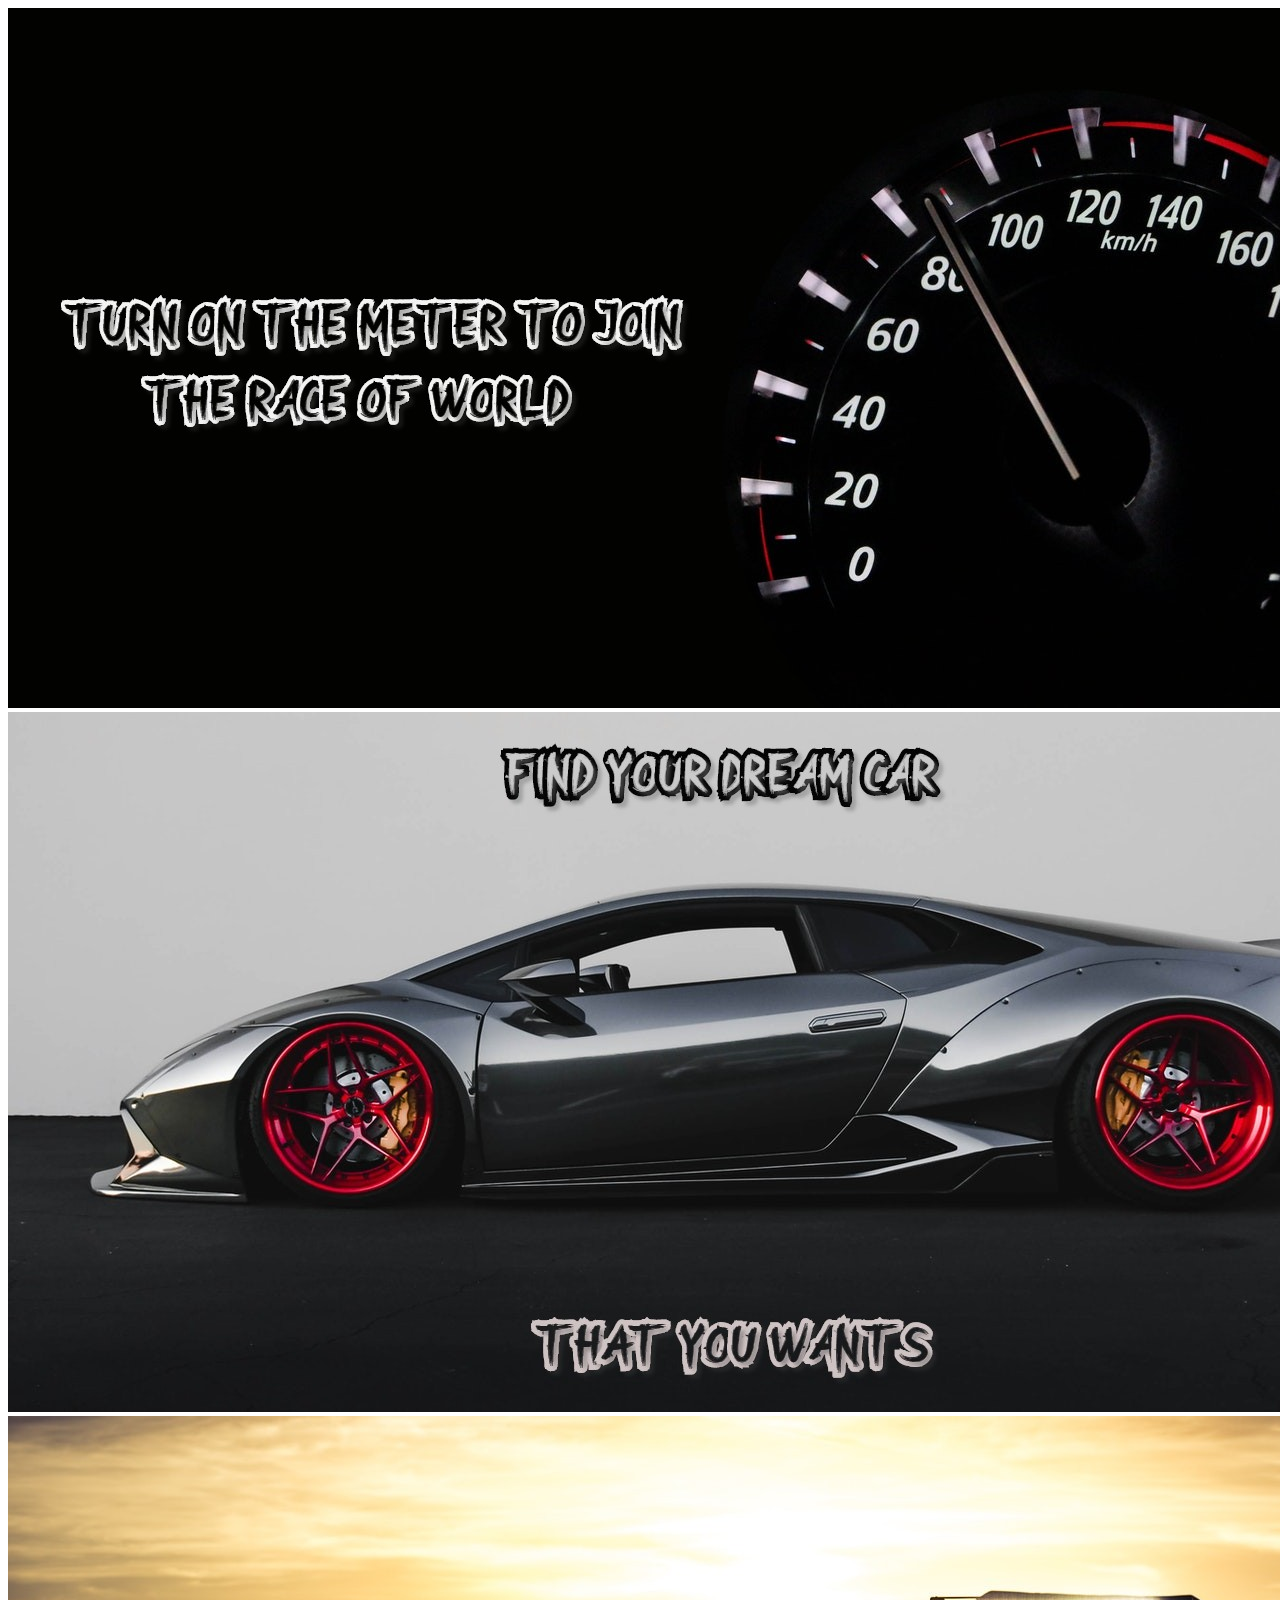
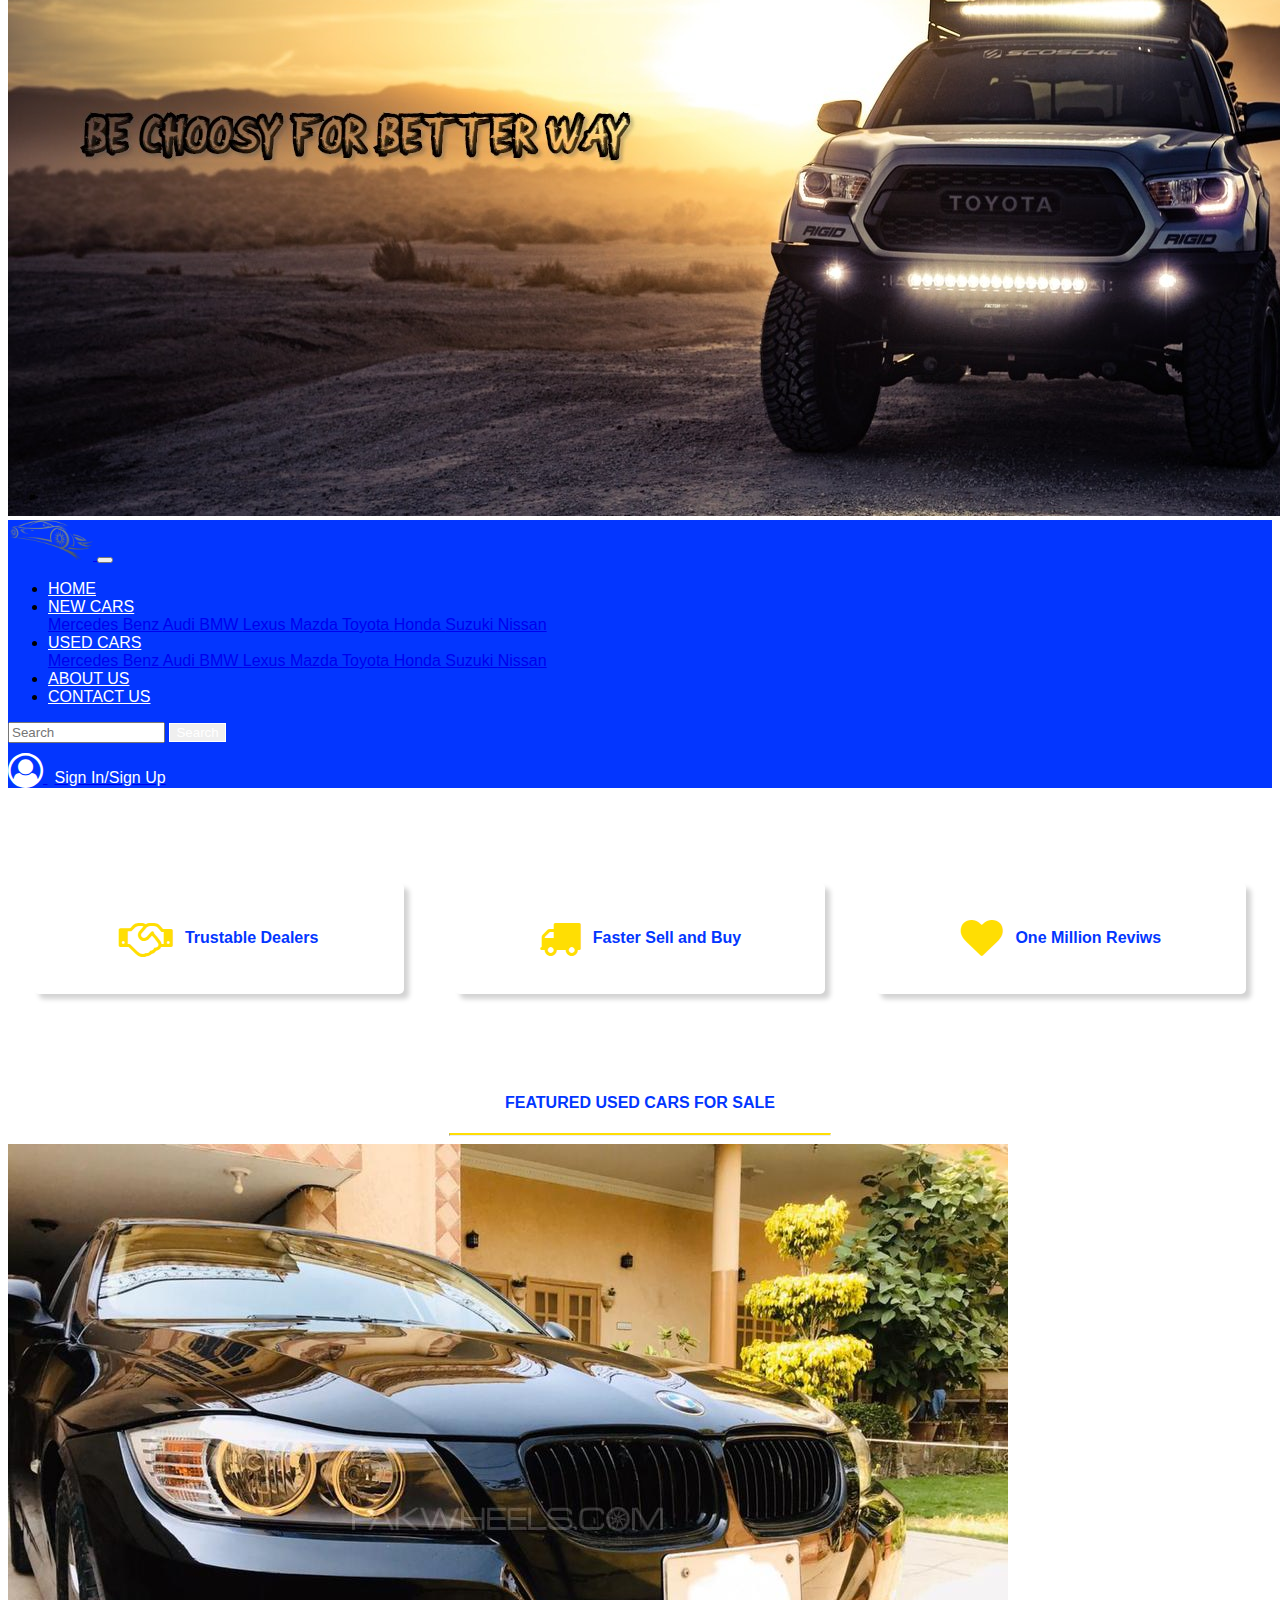
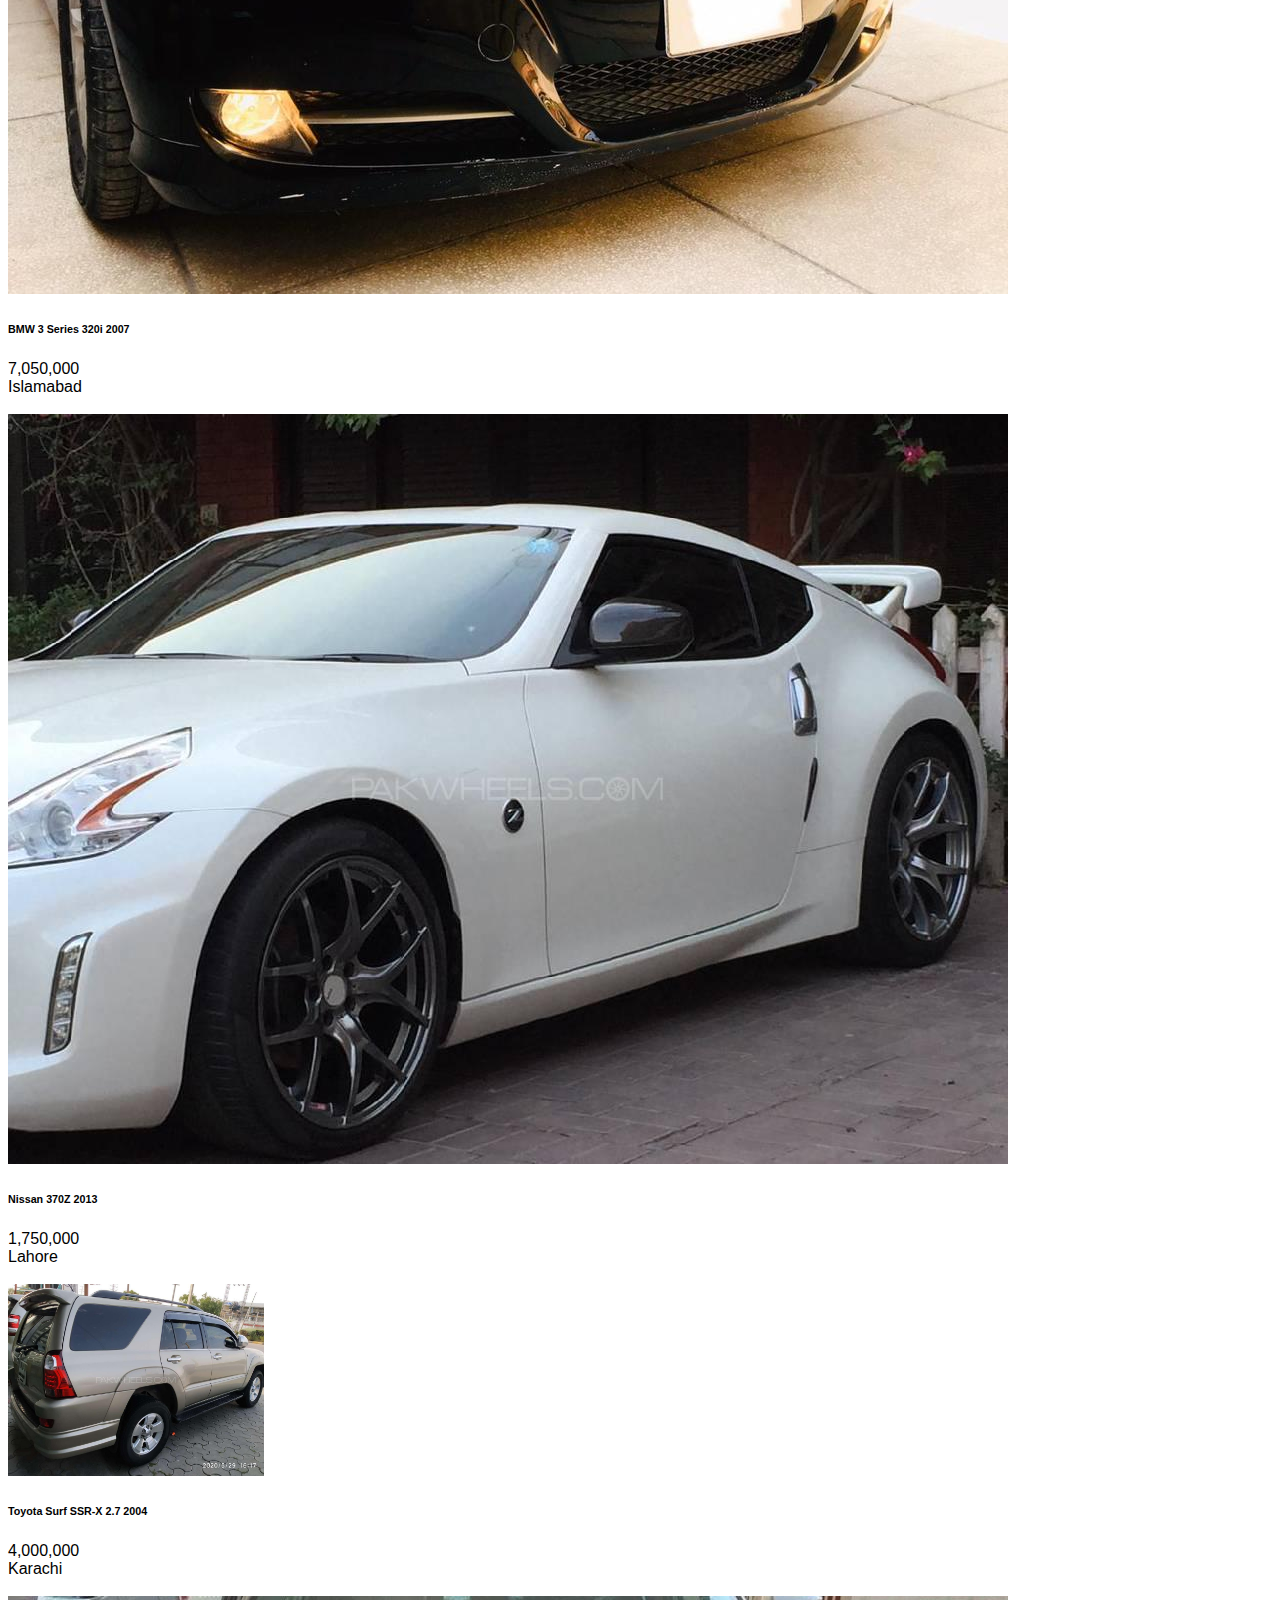
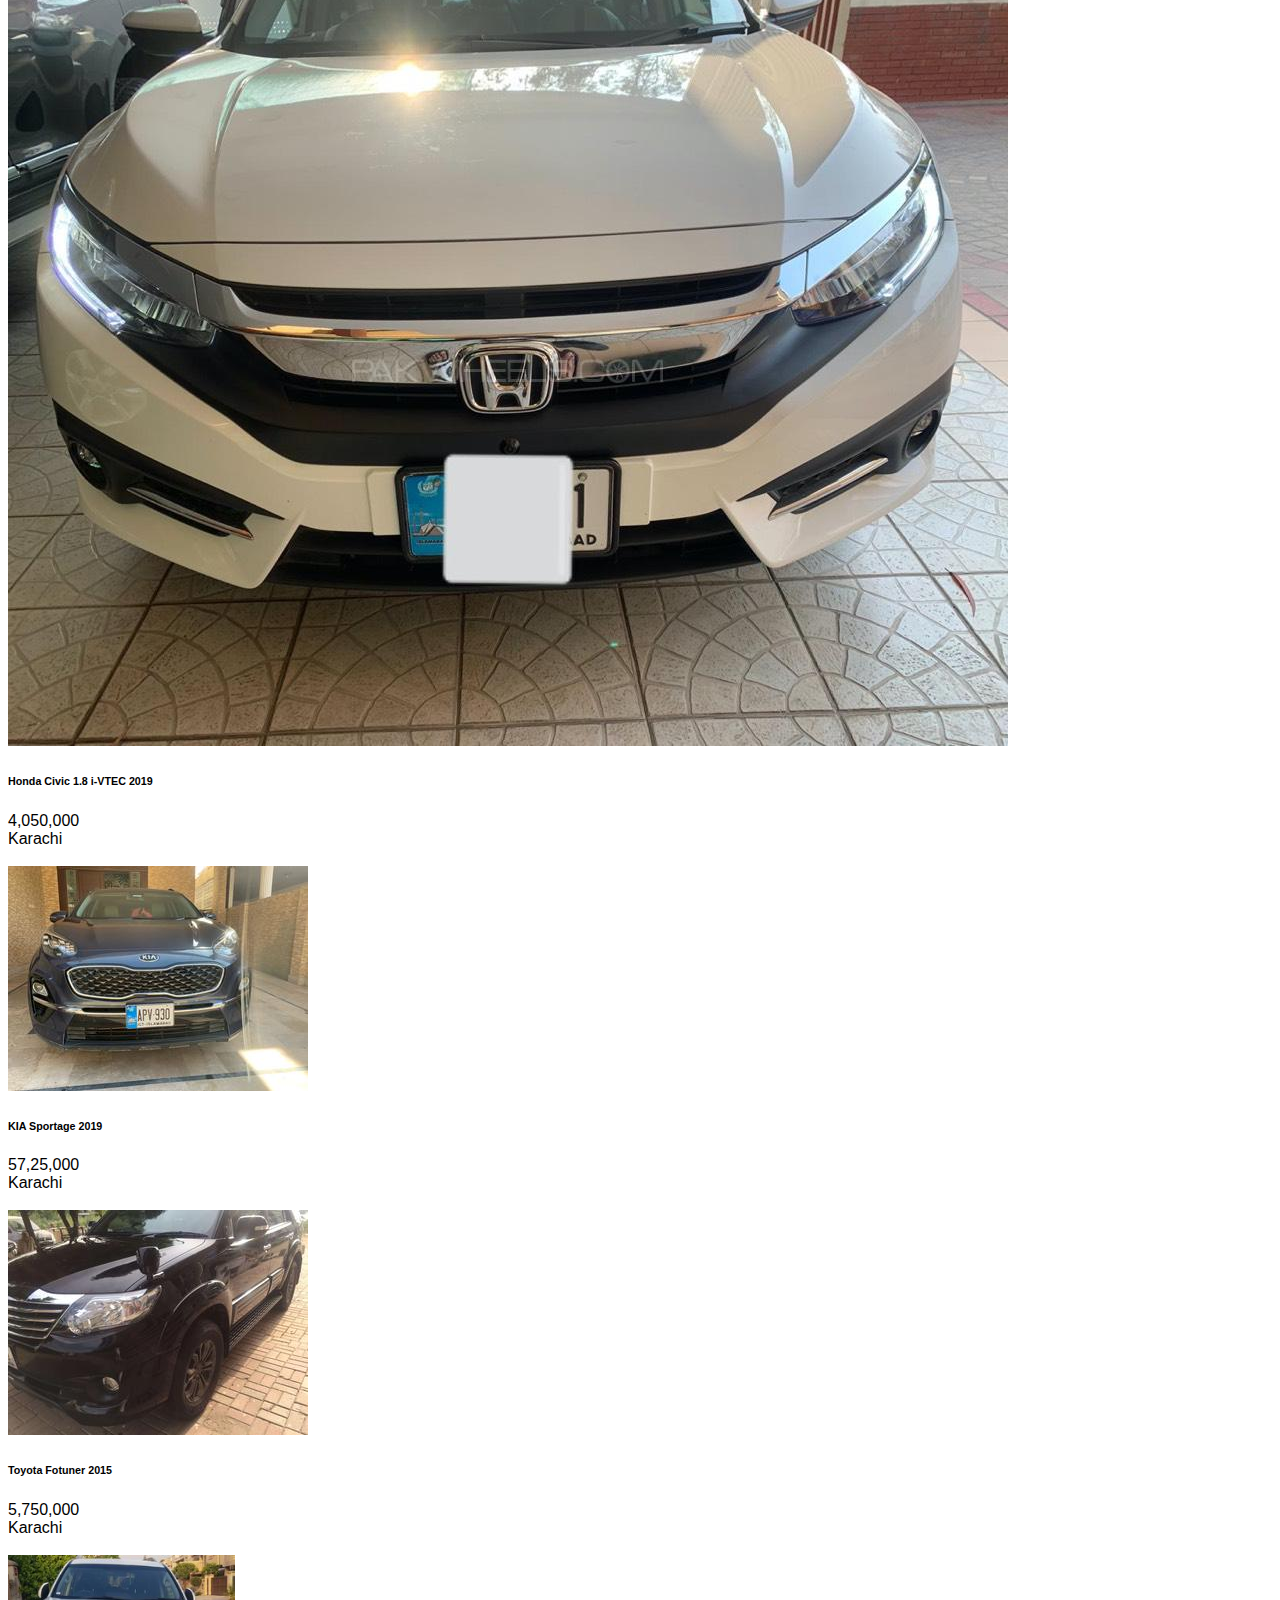
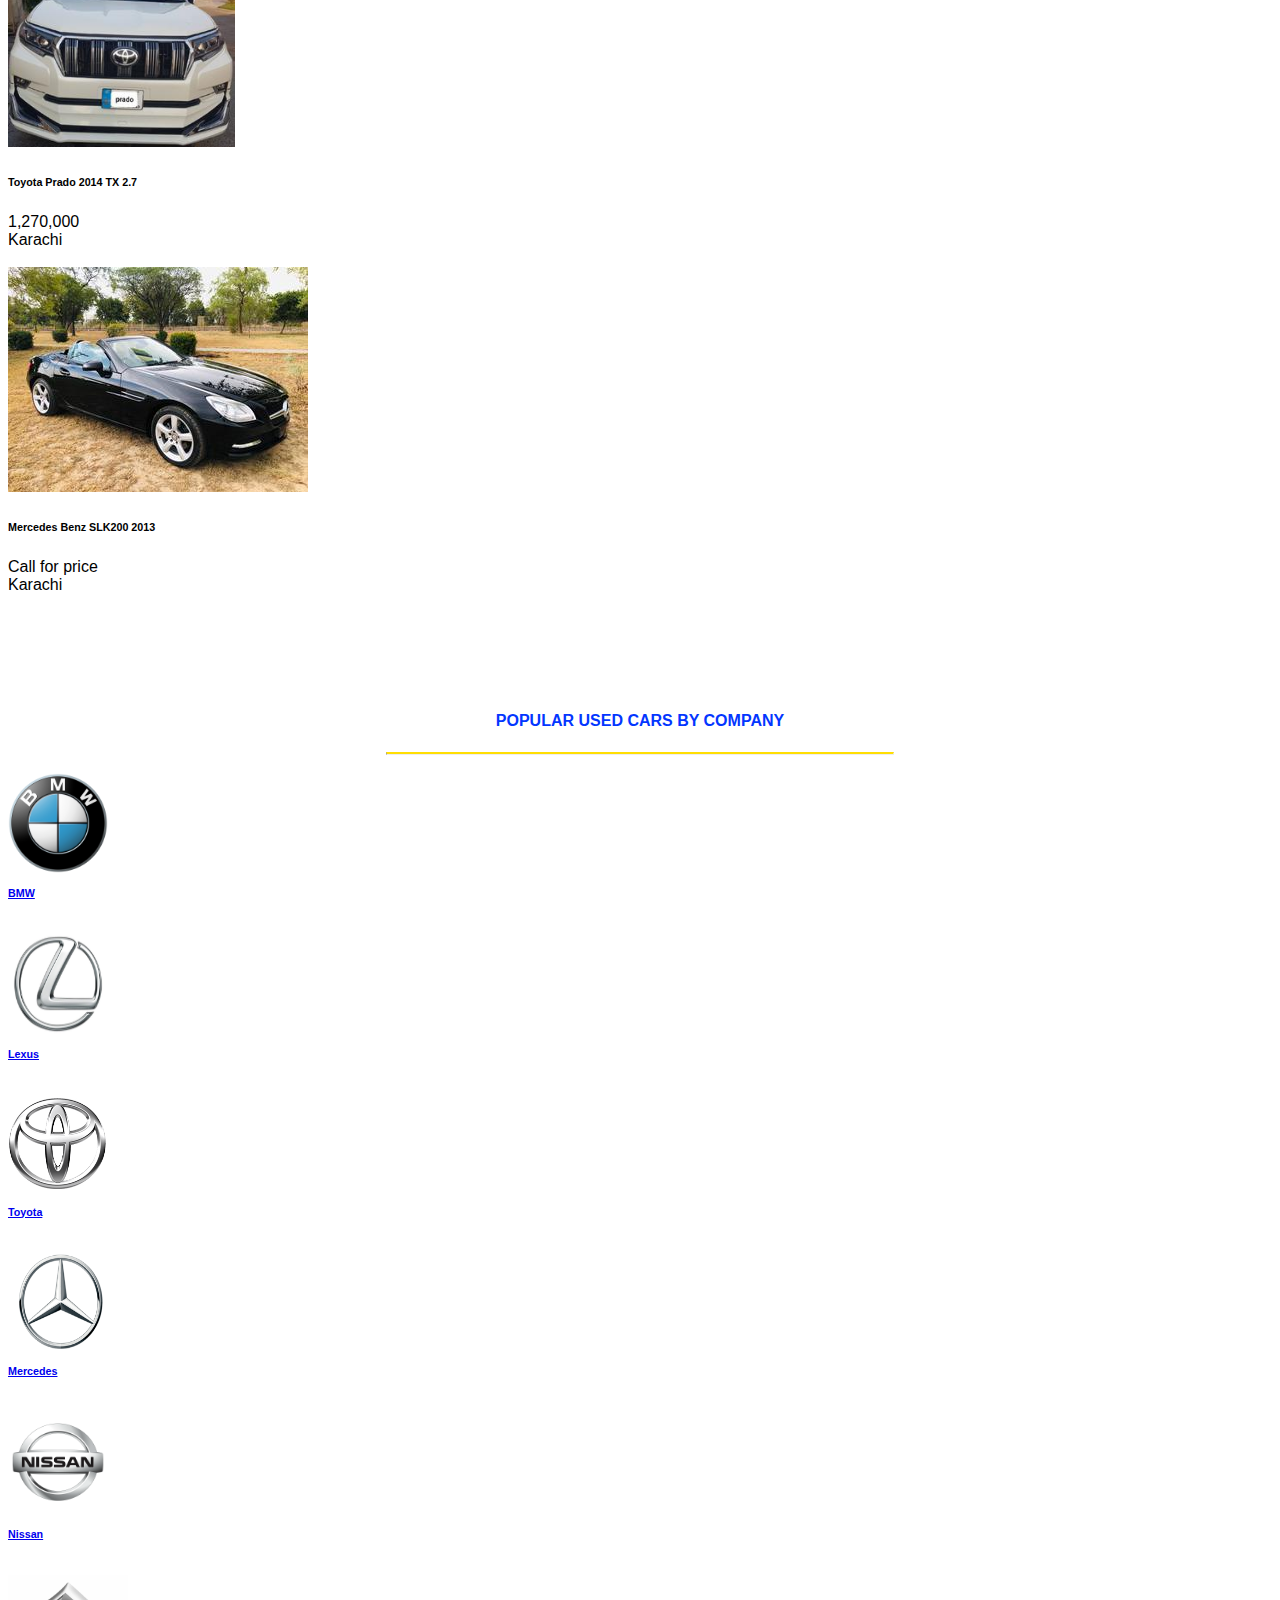
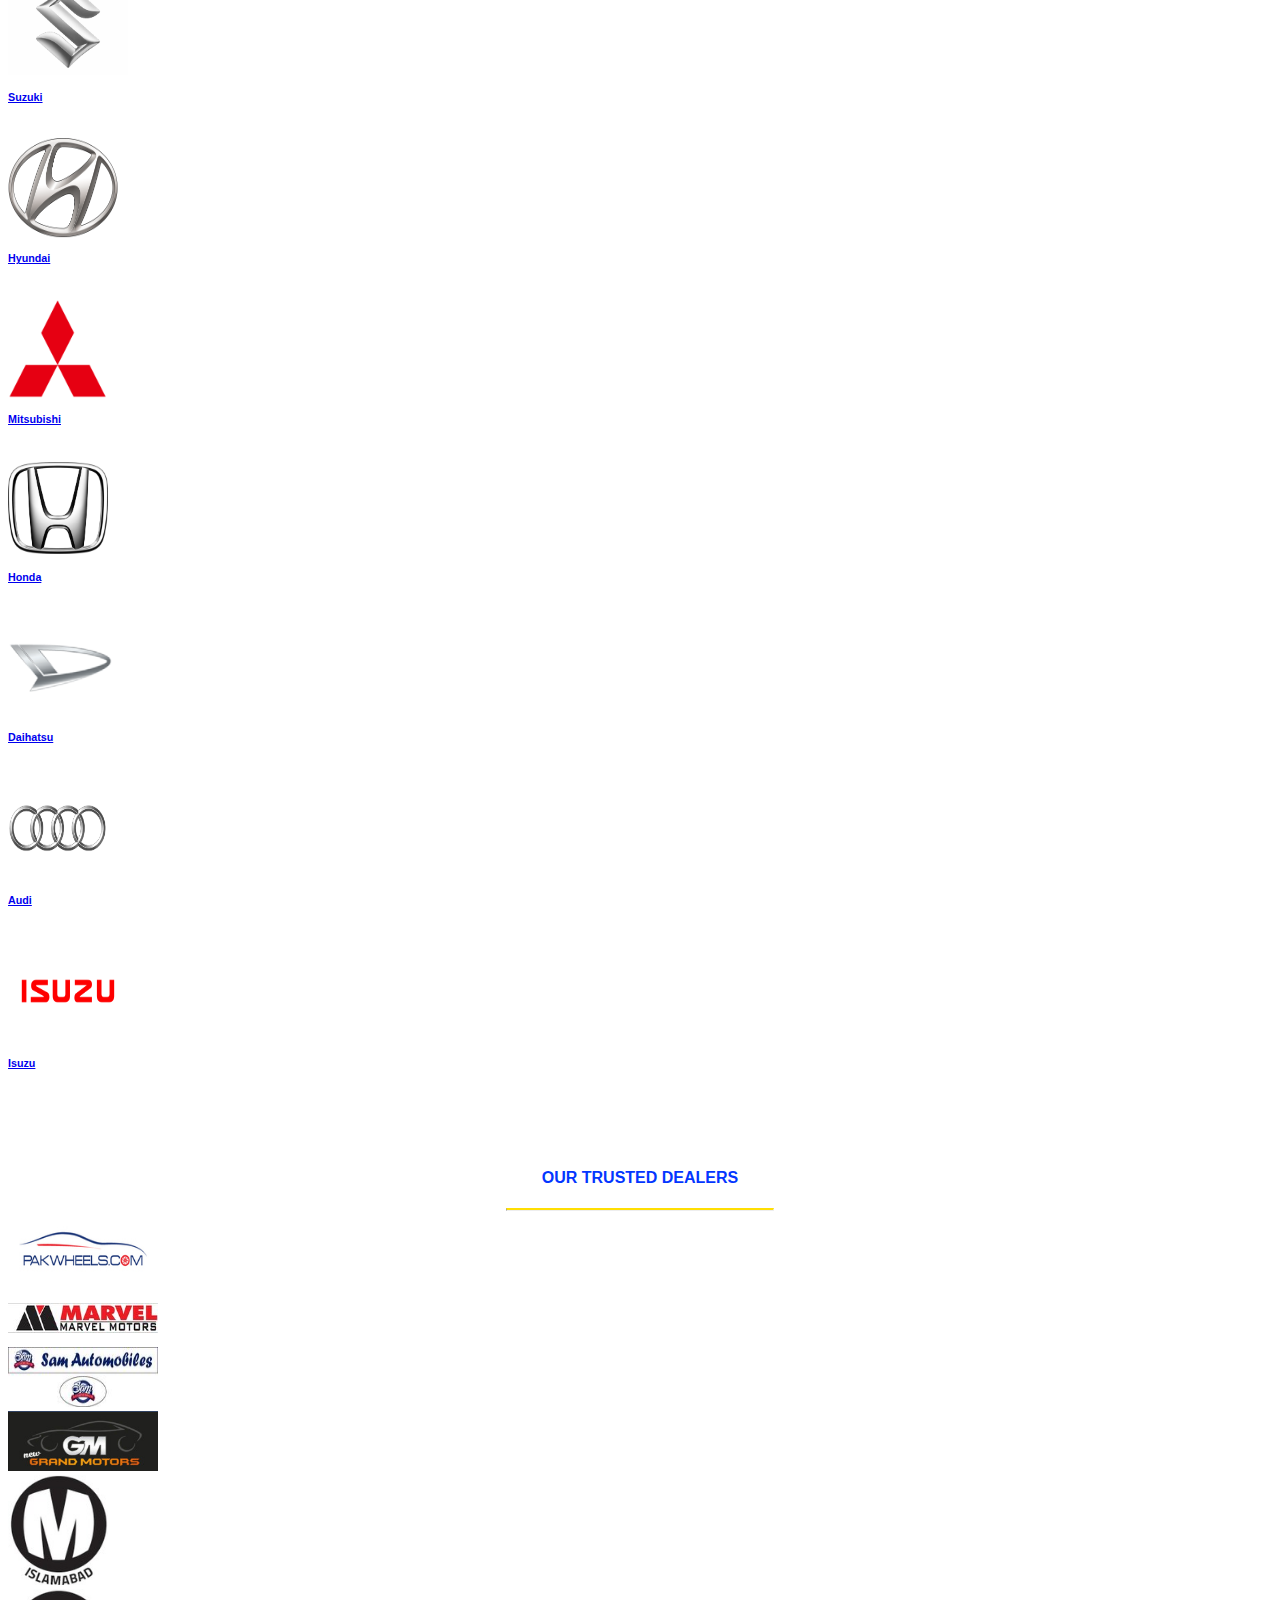
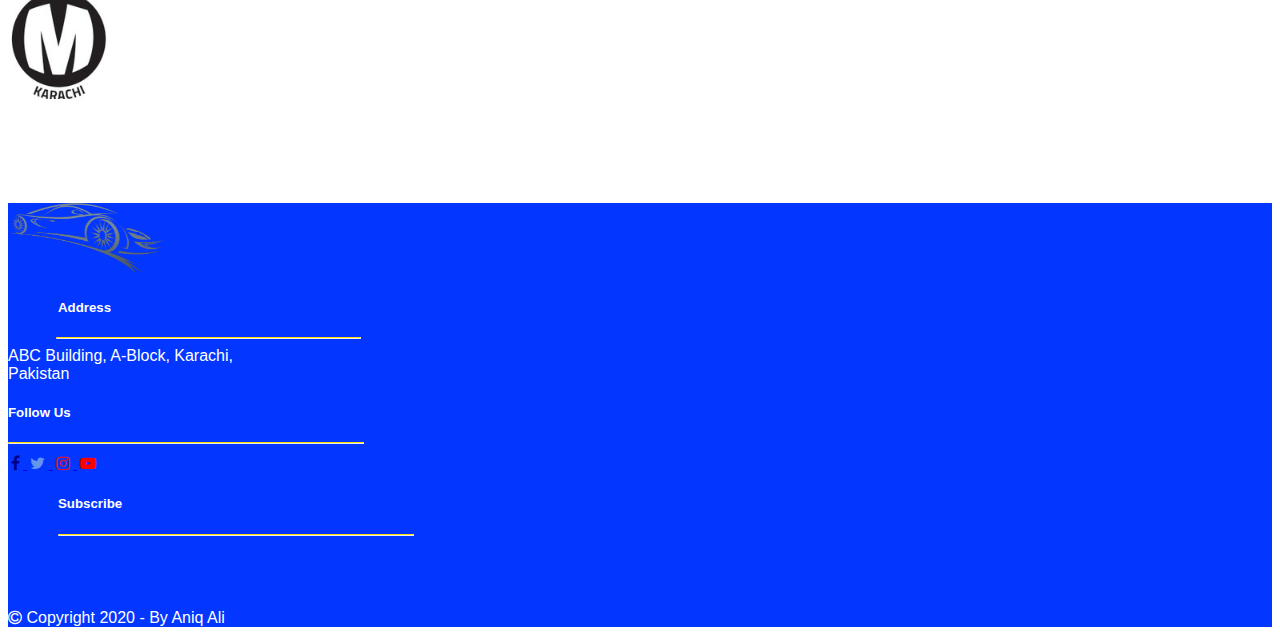
<file: index.html>
<!DOCTYPE html>
<html lang="en">
<head>
    <meta charset="UTF-8">
    <meta name="viewport" content="width=device-width, initial-scale=1.0">
    <title>
      Business Website
    </title>
    <link rel="stylesheet" href="https://stackpath.bootstrapcdn.com/bootstrap/4.5.0/css/bootstrap.min.css" integrity="sha384-9aIt2nRpC12Uk9gS9baDl411NQApFmC26EwAOH8WgZl5MYYxFfc+NcPb1dKGj7Sk" crossorigin="anonymous">
    <link rel="stylesheet" href="style.css">
    <link rel="stylesheet" href="https://cdnjs.cloudflare.com/ajax/libs/font-awesome/4.7.0/css/font-awesome.min.css">
</head>
<body>    
    <div id="carouselExampleFade" class="carousel slide carousel-fade" data-ride="carousel">
        <div class="carousel-inner">
          <div class="carousel-item active">
            <img src="images/slide1.jpg" class="d-block w-100" alt="...">
          </div>
          <div class="carousel-item">
            <img src="images/slide2.jpg" class="d-block w-100" alt="...">
          </div>
          <div class="carousel-item">
            <img src="images/slide3.jpg" class="d-block w-100" alt="...">
          </div>
        </div>
        <a class="carousel-control-prev" href="#carouselExampleFade" role="button" data-slide="prev">
          <span class="carousel-control-prev-icon" aria-hidden="true"></span>
          <span class="sr-only">Previous</span>
        </a>
        <a class="carousel-control-next" href="#carouselExampleFade" role="button" data-slide="next">
          <span class="carousel-control-next-icon" aria-hidden="true"></span>
          <span class="sr-only">Next</span>
        </a>
    </div>
    <nav class="navbar navbar-expand-lg navbar-dark bg-dark">
      <a class="navbar-brand" href="index.html">
        <img src="images/logo.png" width="85" height="40" alt="" loading="lazy">
      </a>
      <button class="navbar-toggler" type="button" data-toggle="collapse" data-target="#navbarNavDropdown" aria-controls="navbarNavDropdown" aria-expanded="false" aria-label="Toggle navigation">
        <span class="navbar-toggler-icon"></span>
      </button>
      <div class="collapse navbar-collapse" id="navbarNavDropdown">
        <ul class="navbar-nav ml-auto mr-auto">
          <li class="nav-item active">
            <a class="nav-link" href="index.html">
              HOME <span class="sr-only">(current)</span>
            </a>
          </li>
          <li class="nav-item dropdown">
            <a class="nav-link dropdown-toggle" href="#" id="navbarDropdownMenuLink" role="button" data-toggle="dropdown" aria-haspopup="true" aria-expanded="false">
              NEW CARS
            </a>
            <div class="dropdown-menu" aria-labelledby="navbarDropdownMenuLink">
              <a class="dropdown-item" href="#">
                Mercedes Benz
              </a>
              <a class="dropdown-item" href="#">
                Audi
              </a>
              <a class="dropdown-item" href="bmw.html">
                BMW
              </a>
              <a class="dropdown-item" href="#">
                Lexus
              </a>
              <a class="dropdown-item" href="#">
                Mazda
              </a>
              <a class="dropdown-item" href="toyota.html">
                Toyota
              </a>
              <a class="dropdown-item" href="#">
                Honda
              </a>
              <a class="dropdown-item" href="#">
                Suzuki
              </a>
              <a class="dropdown-item" href="#">
                Nissan
              </a>
            </div>
          </li>
          <li class="nav-item dropdown">
            <a class="nav-link dropdown-toggle" href="#" id="navbarDropdownMenuLink" role="button" data-toggle="dropdown" aria-haspopup="true" aria-expanded="false">
              USED CARS
            </a>
            <div class="dropdown-menu" aria-labelledby="navbarDropdownMenuLink">
              <a class="dropdown-item" href="#">
                Mercedes Benz
              </a>
              <a class="dropdown-item" href="#">
                Audi
              </a>
              <a class="dropdown-item" href="bmw.html">
                BMW
              </a>
              <a class="dropdown-item" href="#">
                Lexus
              </a>
              <a class="dropdown-item" href="#">
                Mazda
              </a>
              <a class="dropdown-item" href="toyota.html">
                Toyota
              </a>
              <a class="dropdown-item" href="#">
                Honda
              </a>
              <a class="dropdown-item" href="#">
                Suzuki
              </a>
              <a class="dropdown-item" href="#">
                Nissan
              </a>
            </div>
          </li>
          <li class="nav-item">
            <a class="nav-link" href="about.html">
              ABOUT US
            </a>
          </li>
          <li class="nav-item">
            <a class="nav-link" href="contact.html">
              CONTACT US
            </a>
          </li>
        </ul>
        <form class="form-inline">
          <input class="form-control mr-sm-2" type="search" placeholder="Search" aria-label="Search">
          <button class="btn btn-outline-success my-2 my-sm-0" type="submit">
            Search
          </button>
        </form>
        <a href="profile.html">
          <i class="fa fa-user-circle-o ml-2" aria-hidden="true"></i>
        </a>
        <a href="sign.html">
          <label style="margin: 7px; color: white;">Sign In/Sign Up</label>
        </a>
      </div>
    </nav>

    <div class="container-fluid">
      <div class="contain">
        <div class="card1">
          <div>
            <i class="fa fa-handshake-o" aria-hidden="true"></i>
          </div>
          <div>
            <h4>Trustable Dealers</h4>
          </div>
        </div>
        <div class="card2">
          <div>
            <i class="fa fa-truck" aria-hidden="true"></i>
          </div>
          <div>
            <h4>Faster Sell and Buy</h4>
          </div>
        </div>
        <div class="card3">
          <div>
            <i class="fa fa-heart" aria-hidden="true"></i>
          </div>
          <div>
            <h4>One Million Reviws</h4>
          </div>
        </div>
      </div>
    </div>

    <div class="container-fluid contain1">
      <h4 style="text-align: center; font-weight: bold; color:#0336FF;">FEATURED USED CARS FOR SALE</h4>
      <hr align="center" width="30%" style="border-top: 2px solid #ffde03;">
        <div class="container">
          <div class="row mt-5">
            <div class="col-lg-3 col-md-3 col-sm-6 box1">
              <div class="card">
                <img src="images/car5.jpg" class="card-img-top" alt="...">
                <div class="card-body">
                  <h6 class="card-title">BMW 3 Series 320i 2007</h6>
                  <label>7,050,000 <br> Islamabad </label><br>
                  <a href="#" class="btn btn-primary">Contact Dealer</a>
                </div>
              </div>
            </div>
            <div class="col-lg-3 col-md-3 col-sm-6 box1">
              <div class="card">
                <img src="images/car6.jpg" class="card-img-top" alt="...">
                <div class="card-body">
                  <h6 class="card-title">Nissan 370Z 2013</h6>
                  <label>1,750,000 <br> Lahore </label><br>
                  <a href="#" class="btn btn-primary">Contact Dealer</a>
                </div>
              </div>
            </div>
            <div class="col-lg-3 col-md-3 col-sm-6 box1">
              <div class="card">
                <img src="images/car7.jpg" height="192px" class="card-img-top" alt="...">
                <div class="card-body">
                  <h6 class="card-title">Toyota Surf SSR-X 2.7 2004</h6>
                  <label>4,000,000 <br> Karachi </label><br>
                  <a href="#" class="btn btn-primary">Contact Dealer</a>
                </div>
              </div>
            </div>
            <div class="col-lg-3 col-md-3 col-sm-6 box1">
              <div class="card">
                <img src="images/car8.jpg" class="card-img-top" alt="...">
                <div class="card-body">
                  <h6 class="card-title">Honda Civic 1.8 i-VTEC 2019</h6>
                  <label>4,050,000 <br> Karachi </label><br>
                  <a href="#" class="btn btn-primary">Contact Dealer</a>
                </div>
              </div>
            </div>
          </div>
          <div class="row mt-5">
            <div class="col-lg-3 col-md-3 col-sm-6 box1">
              <div class="card">
                <img src="images/car1.jpg" class="card-img-top" alt="...">
                <div class="card-body">
                  <h6 class="card-title">KIA Sportage 2019</h6>
                  <label>57,25,000 <br> Karachi </label><br>
                  <a href="#" class="btn btn-primary">Contact Dealer</a>
                </div>
              </div>
            </div>
            <div class="col-lg-3 col-md-3 col-sm-6 box1">
              <div class="card">
                <img src="images/car2.jpg" class="card-img-top" alt="...">
                <div class="card-body">
                  <h6 class="card-title">Toyota Fotuner 2015</h6>
                  <label>5,750,000 <br> Karachi </label><br>
                  <a href="#" class="btn btn-primary">Contact Dealer</a>
                </div>
              </div>
            </div>
            <div class="col-lg-3 col-md-3 col-sm-6 box1">
              <div class="card">
                <img src="images/car3.jpg" height="192px" class="card-img-top" alt="...">
                <div class="card-body">
                  <h6 class="card-title">Toyota Prado 2014 TX 2.7</h6>
                  <label>1,270,000 <br> Karachi </label><br>
                  <a href="#" class="btn btn-primary">Contact Dealer</a>
                </div>
              </div>
            </div>
            <div class="col-lg-3 col-md-3 col-sm-6 box1">
              <div class="card">
                <img src="images/car4.jpg" class="card-img-top" alt="...">
                <div class="card-body">
                  <h6 class="card-title">Mercedes Benz SLK200 2013</h6>
                  <label>Call for price <br> Karachi </label><br>
                  <a href="#" class="btn btn-primary">Contact Dealer</a>
                </div>
              </div>
            </div>
          </div>
        </div>  
    </div>
    <div class="container contain4 text-center">
      <h4 style="color: #0336FF; text-align: center; font-weight: bold;">POPULAR USED CARS BY COMPANY</h4>
      <hr align="center" width="40%" style="border-top: 2px solid #ffde03;">
        <div class="row mt-5">
          <div class="col-lg-2 col-md-2 col-sm-4 col-xs-12">
            <a href="bmw.html">
              <img src="images/com2 bmw.png" width="100px" height="100px" style="margin-top: 10px;" alt="">
            </a>
            <a href="bmw.html">
              <h6 style="margin-top: 10px;">BMW</h6>
            </a>
          </div>
          <div class="col-lg-2 col-md-2 col-sm-4 col-xs-12">
            <a href="lexus.html">
              <img src="images/com5 lexus.jpg" width="100px" height="100px" style="margin-top: 10px;" alt="">
            </a>
            <a href="lexus.html">
              <h6 style="margin-top: 10px;">Lexus</h6>
            </a>
          </div>
          <div class="col-lg-2 col-md-2 col-sm-4 col-xs-12">
            <a href="toyota.html">
              <img src="images/com7 toyota.png" width="100px" height="92px" style="margin-top: 12px;" alt="">
            </a>
            <a href="toyota.html">
              <h6 style="margin-top: 13px;">Toyota</h6>
            </a>
          </div>
          <div class="col-lg-2 col-md-2 col-sm-4 col-xs-12">
            <a href="mercedes.html">
              <img src="images/com1 mercedes.png" width="105px" height="95px" style="margin-top: 12px;" alt="">
            </a>
            <a href="mercedes.html">
              <h6 style="margin-top: 12px;">Mercedes</h6>
            </a>
          </div>
          <div class="col-lg-2 col-md-2 col-sm-4 col-xs-12">
            <a href="nissan.html">
              <img src="images/com8 nissan.png" width="100px" height="100px" style="margin-top: 10px;" alt="">
            </a>
            <a href="nissan.html">
              <h6 style="margin-top: 12px;">Nissan</h6>
            </a>
          </div>
          <div class="col-lg-2 col-md-2 col-sm-4 col-xs-12">
            <a href="suzuki.html">
              <img src="images/com9 suzuki.png" width="120px" height="100px" style="margin-top: 10px;" alt="">
            </a>
            <a href="suzuki.html">
              <h6 style="margin-top: 12px;">Suzuki</h6>
            </a>
          </div>
        </div>
        <div class="row mt-5">
          <div class="col-lg-2 col-md-2 col-sm-4 col-xs-12">
            <a href="hyundai.html">
              <img src="images/com4 hyundai.png" width="110px" height="100px" style="margin-top: 10px;" alt="">
            </a>
            <a href="hyundai.html">
              <h6 style="margin-top: 10px;">Hyundai</h6>
            </a>
          </div>
          <div class="col-lg-2 col-md-2 col-sm-4 col-xs-12">
            <a href="mitsubishi.html">
              <img src="images/com10 mitsubishi.png" width="100px" height="100px" style="margin-top: 10px;" alt="">
            </a>
            <a href="mitsubishi.html">
              <h6 style="margin-top: 10px;">Mitsubishi</h6>
            </a>
          </div>
          <div class="col-lg-2 col-md-2 col-sm-4 col-xs-12">
            <a href="honda.html">
              <img src="images/com6 honda.png" width="100px" height="92px" style="margin-top: 12px;" alt="">
            </a>
            <a href="honda.html">
              <h6 style="margin-top: 13px;">Honda</h6>
            </a>
          </div>
          <div class="col-lg-2 col-md-2 col-sm-4 col-xs-12">
            <a href="daihatsu.html">
              <img src="images/com11 daihatsu.png" width="105px" height="95px" style="margin-top: 12px;" alt="">
            </a>
            <a href="daihatsu.html">
              <h6 style="margin-top: 12px;">Daihatsu</h6>
            </a>
          </div>
          <div class="col-lg-2 col-md-2 col-sm-4 col-xs-12">
            <a href="audi.html">
              <img src="images/com3 audi.png" width="100px" height="100px" style="margin-top: 10px;" alt="">
            </a>
            <a href="audi.html">
              <h6 style="margin-top: 12px;">Audi</h6>
            </a>
          </div>
          <div class="col-lg-2 col-md-2 col-sm-4 col-xs-12">
            <a href="isuzu.html">
              <img src="images/com12 isuzu.png" width="120px" height="100px" style="margin-top: 10px;" alt="">
            </a>
            <a href="isuzu.html">
              <h6 style="margin-top: 12px;">Isuzu</h6>
            </a>
          </div>
        </div>
    </div>
    <div class="container-fluid contain5">
      <h4 style="color: #0336FF; text-align: center; font-weight: bold;"> OUR TRUSTED DEALERS</h4>
      <hr align="center" width="21%" style="border-top: 2px solid #ffde03;">
        <div class="row text-center mt-5">
          <div class="col-lg-2 col-md-2 col-sm-4 col-xs-12">
            <img src="images/dealer1.jpg" width="150px" height="60px" alt="">
          </div>
          <div class="col-lg-2 col-md-2 col-sm-4 col-xs-12">
            <img src="images/dealer5.jpg" width="150px" height="30px" style="margin-top: 20px;" alt="">
          </div>
          <div class="col-lg-2 col-md-2 col-sm-4 col-xs-12">
            <img src="images/dealer6.jpg" width="150px" height="60px" style="margin-top: 10px;" alt="">
          </div>
          <div class="col-lg-2 col-md-2 col-sm-4 col-xs-12">
            <img src="images/dealer2.jpg" width="150px" height="60px" alt="">
          </div>
          <div class="col-lg-2 col-md-2 col-sm-4 col-xs-12">
            <img src="images/dealer3.jpg" width="100px" height="110px" alt="">
          </div>
          <div class="col-lg-2 col-md-2 col-sm-4 col-xs-12">
            <img src="images/dealer4.jpg" width="100px" height="110px" alt="">
          </div>
        </div>  
    </div>
    <div class="container-fluid contain3">
      <div class="row">
        <div class="col-lg-3 col-md-3 col-sm-6 col-xs-12 mt-5">
          <a href="index.html">
            <img src="images/logo.png" width="155" height="70" alt="" loading="lazy">
          </a>   
        </div>
        <div class="col-lg-3 col-md-3 col-sm-6 col-xs-12 mt-5">
          <h5 style="font-weight: bold; margin-left: 50px;">
            Address
          </h5>
          <hr align="left" width="24%" style="border-top: 1px solid #ffde03; margin-left: 48px;">
          <label style="margin-top: 10px;">
            ABC Building, A-Block, Karachi,<br>Pakistan
          </label>
        </div>
        <div class="col-lg-3 col-md-3 col-sm-6 col-xs-12 mt-5">
          <h5 style="font-weight: bold;">
            Follow Us
          </h5>
          <hr align="left" width="28%" style="border-top: 1px solid #ffde03;">
          <a href="#">
            <i class="fa fa-facebook" aria-hidden="true"></i>
          </a>
          <a href="#">
            <i class="fa fa-twitter" aria-hidden="true"></i>
          </a>
          <a href="#">
            <i class="fa fa-instagram" aria-hidden="true"></i>
          </a>
          <a href="#">
            <i class="fa fa-youtube-play" aria-hidden="true"></i>
          </a>
        </div>
        <div class="col-lg-3 col-md-3 col-sm-6 col-xs-12 mt-5">
          <h5 style="font-weight: bold; margin-left: 50px;">
            Subscribe
          </h5>
          <hr align="left" width="28%" style="margin-left: 50px; border-top: 1px solid #ffde03;">
        </div>
      </div>
      <div class="text-center">
        <i class="fa fa-copyright box2" aria-hidden="true"></i>
        <label class="box2">Copyright 2020 - By Aniq Ali</label>
      </div>
    </div>

<script src="https://code.jquery.com/jquery-3.5.1.slim.min.js" integrity="sha384-DfXdz2htPH0lsSSs5nCTpuj/zy4C+OGpamoFVy38MVBnE+IbbVYUew+OrCXaRkfj" crossorigin="anonymous"></script>
<script src="https://cdn.jsdelivr.net/npm/popper.js@1.16.0/dist/umd/popper.min.js" integrity="sha384-Q6E9RHvbIyZFJoft+2mJbHaEWldlvI9IOYy5n3zV9zzTtmI3UksdQRVvoxMfooAo" crossorigin="anonymous"></script>
<script src="https://stackpath.bootstrapcdn.com/bootstrap/4.5.0/js/bootstrap.min.js" integrity="sha384-OgVRvuATP1z7JjHLkuOU7Xw704+h835Lr+6QL9UvYjZE3Ipu6Tp75j7Bh/kR0JKI" crossorigin="anonymous"></script>
</body>
</html>
</file>
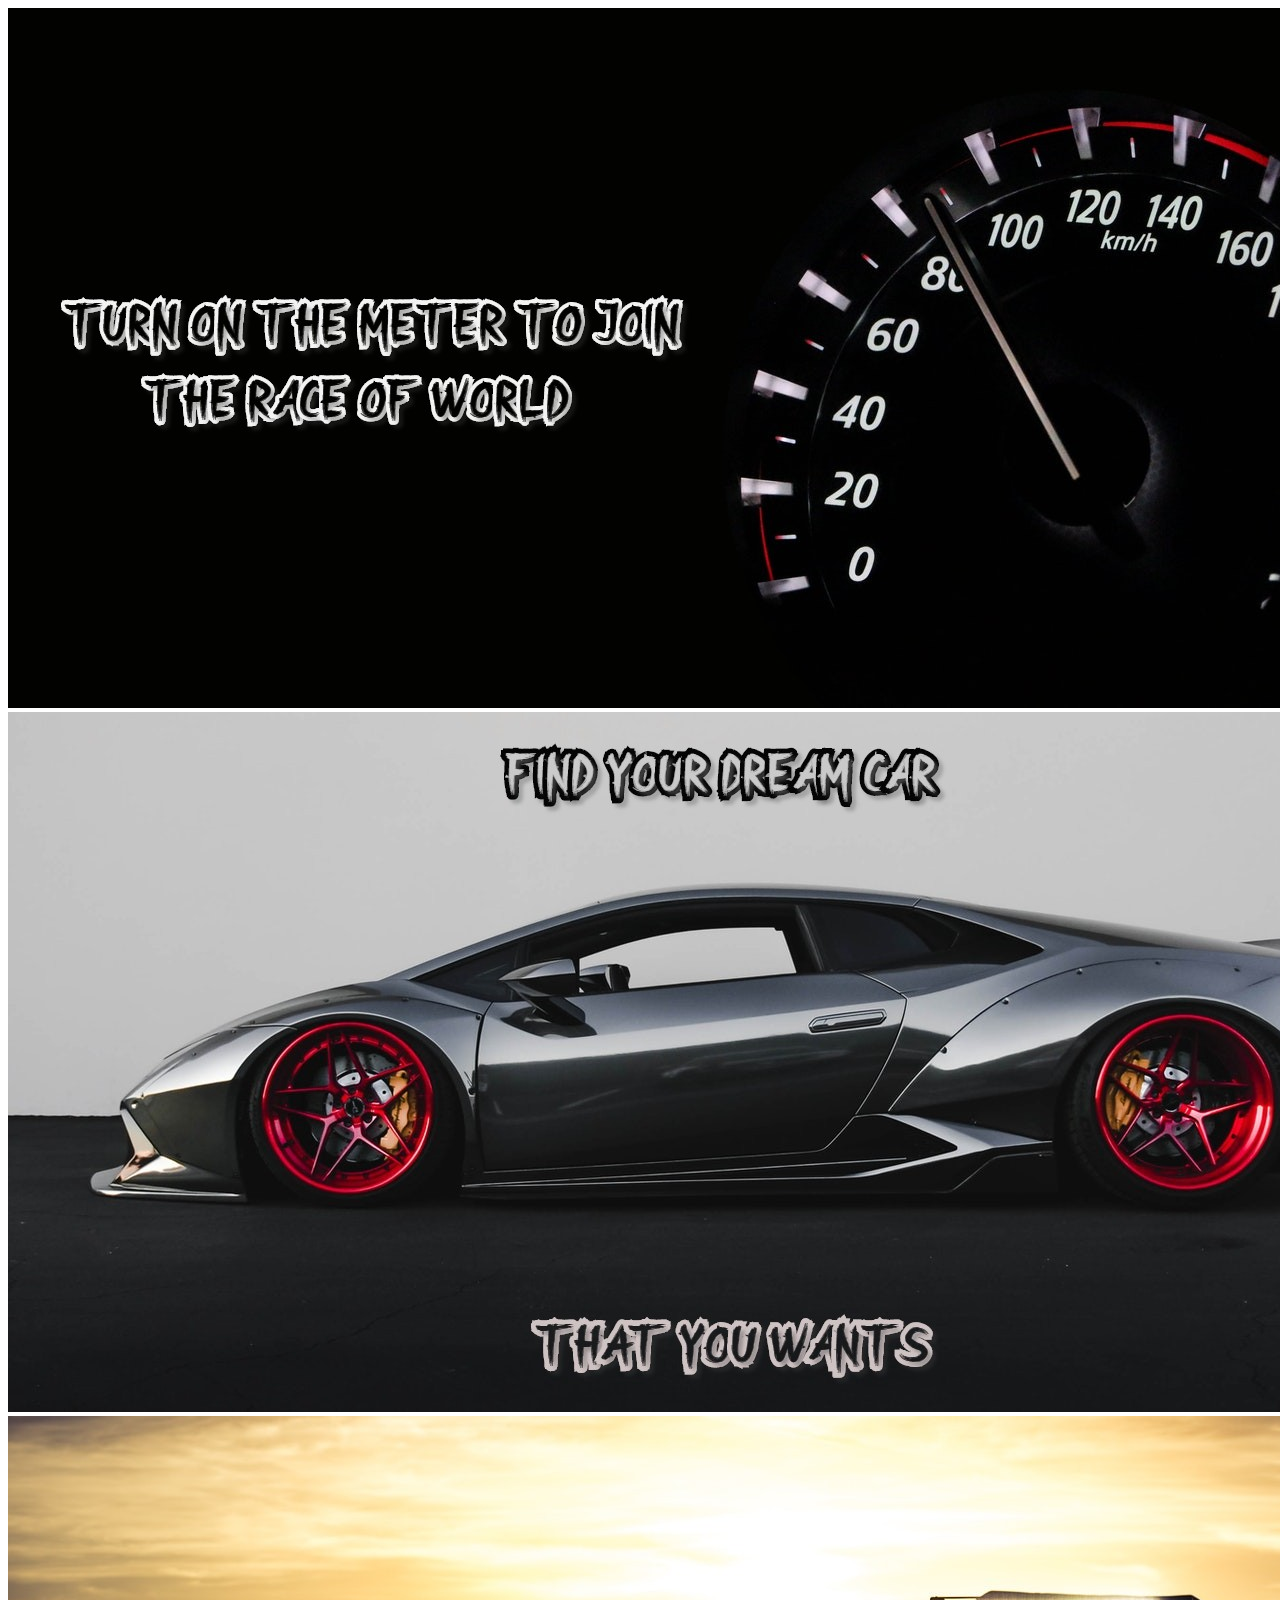
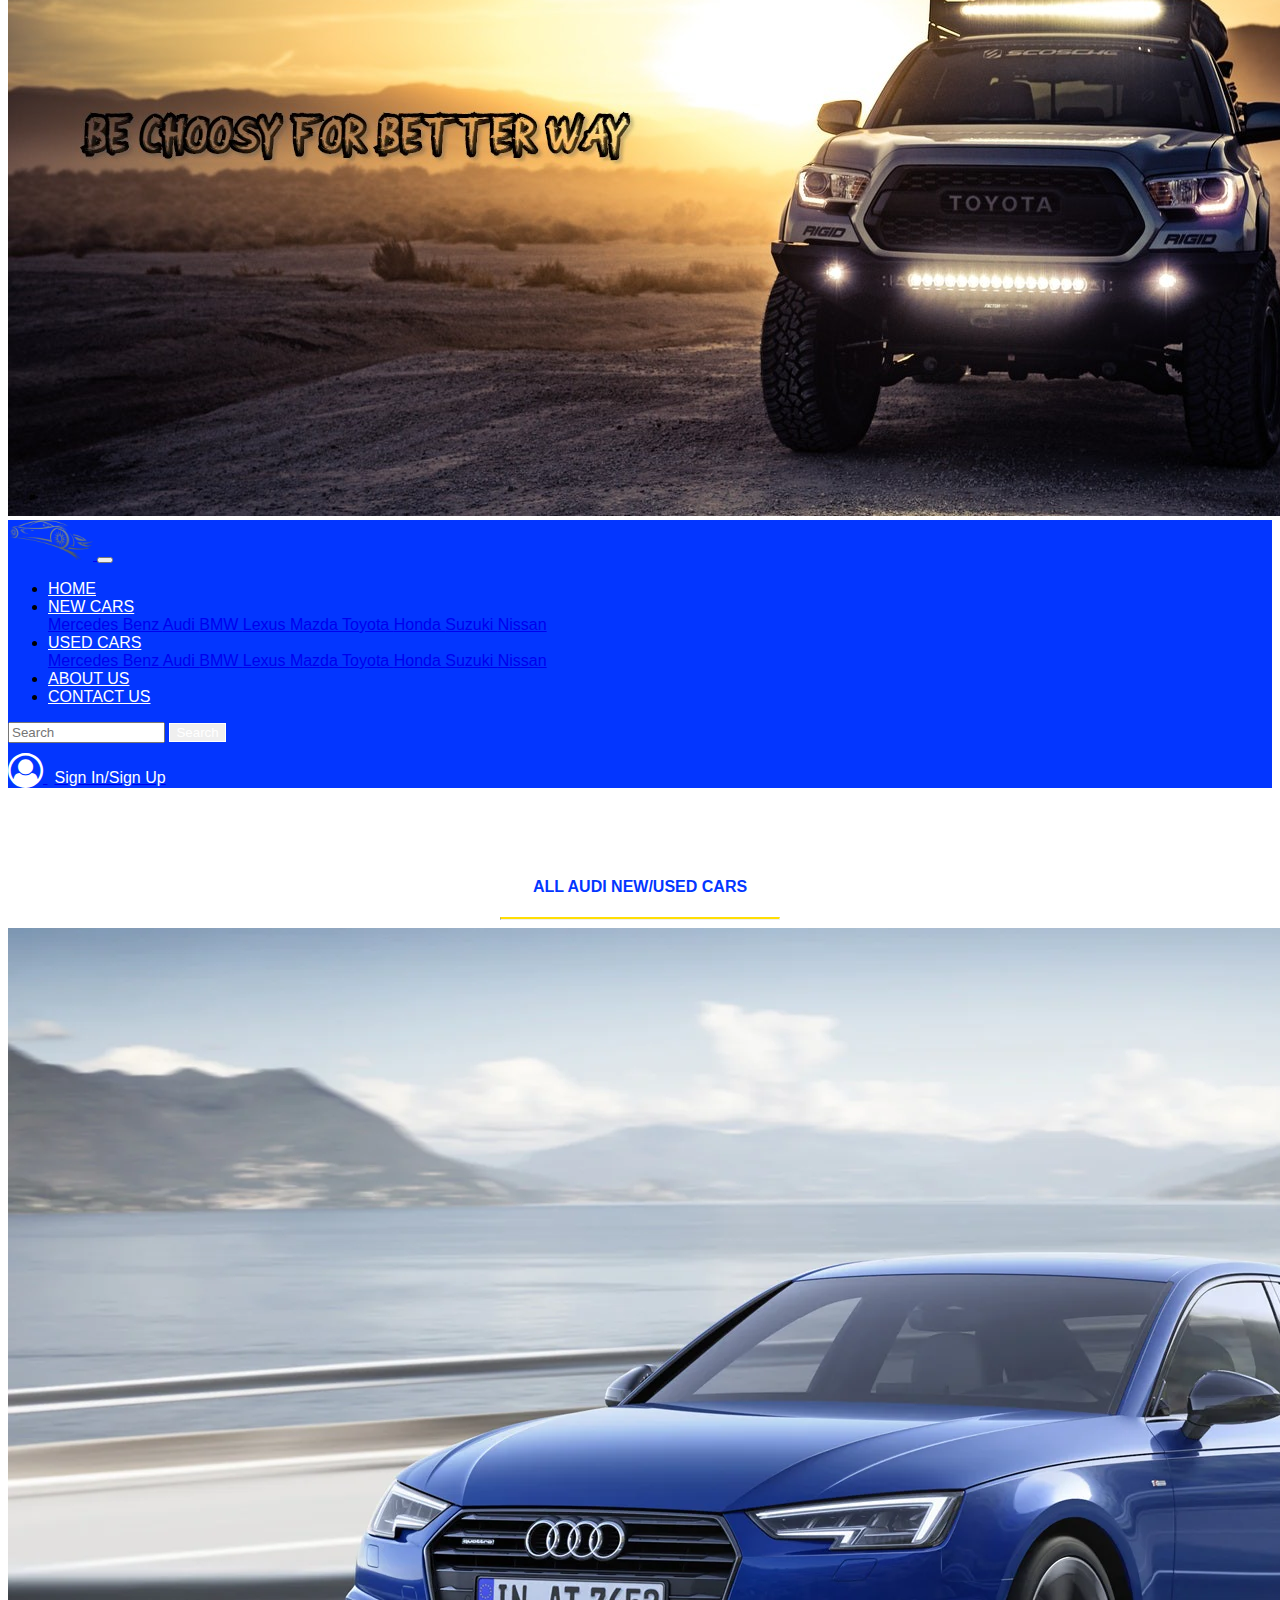
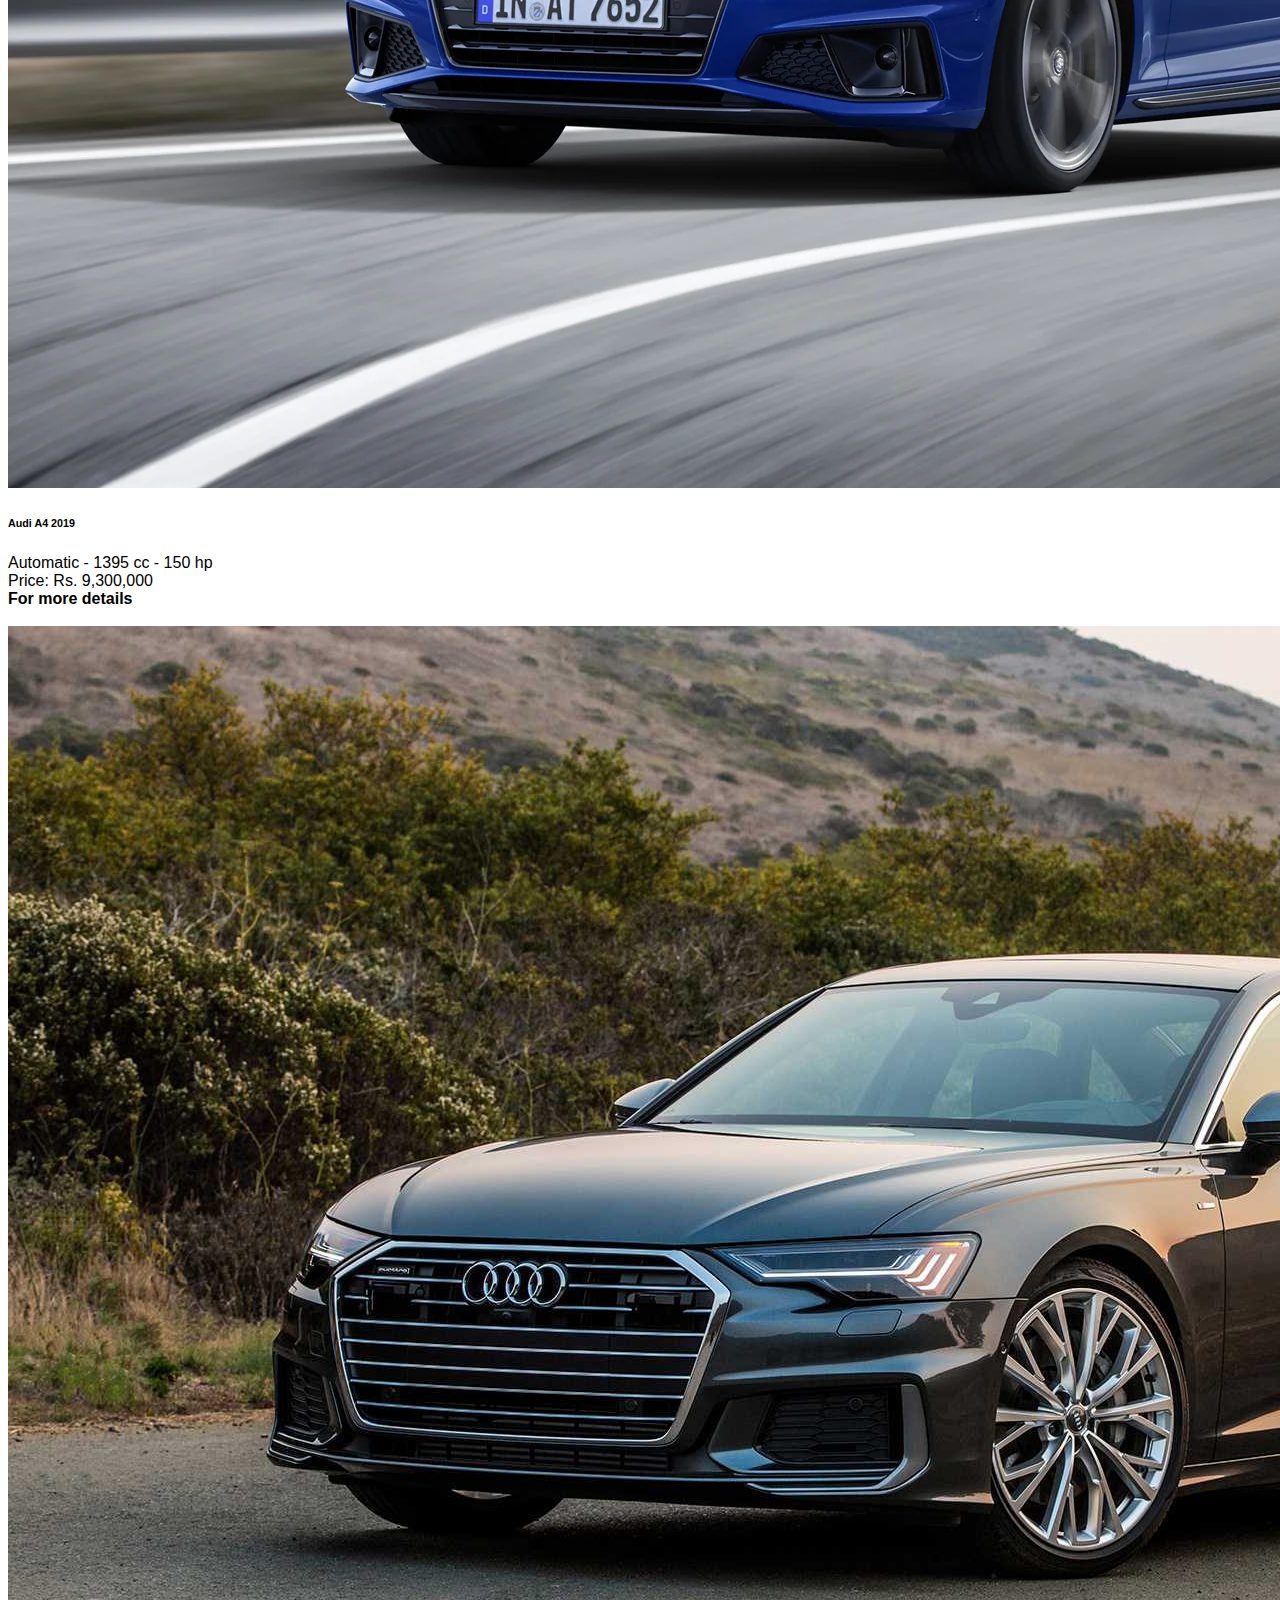
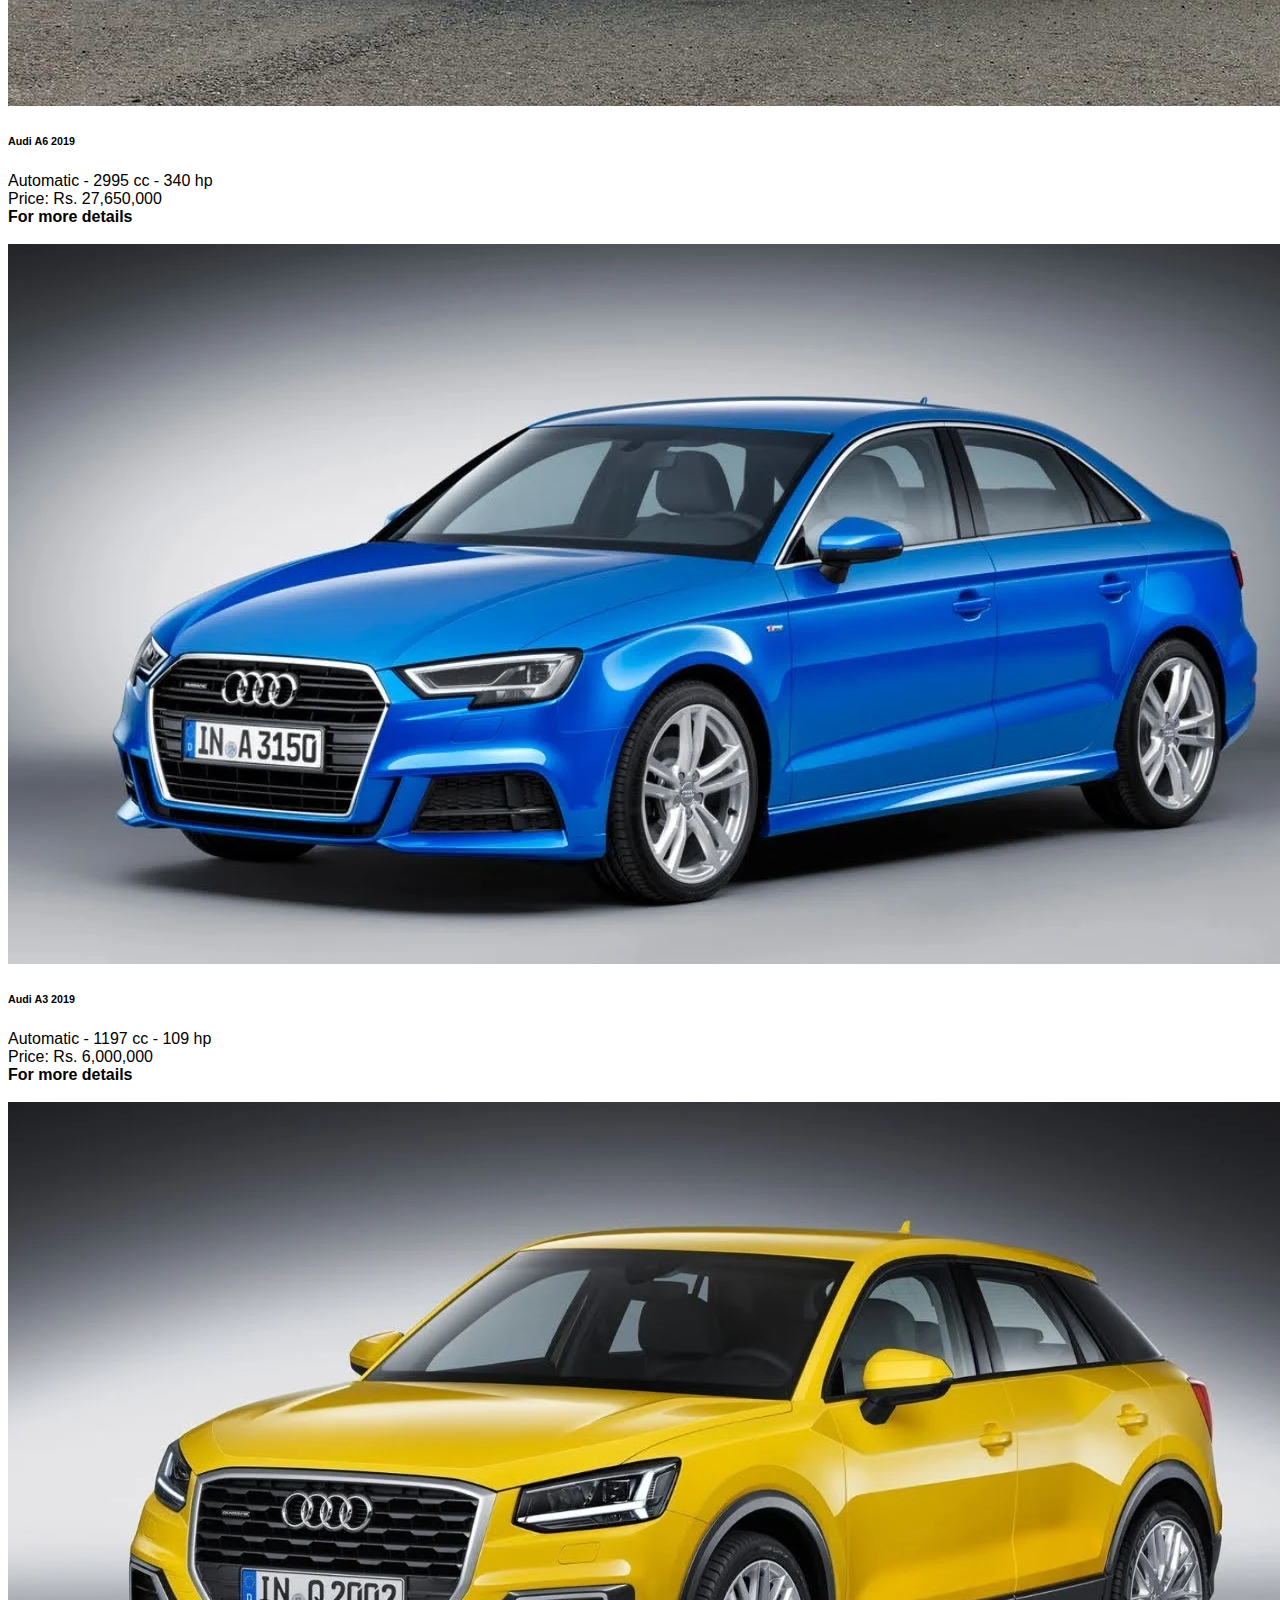
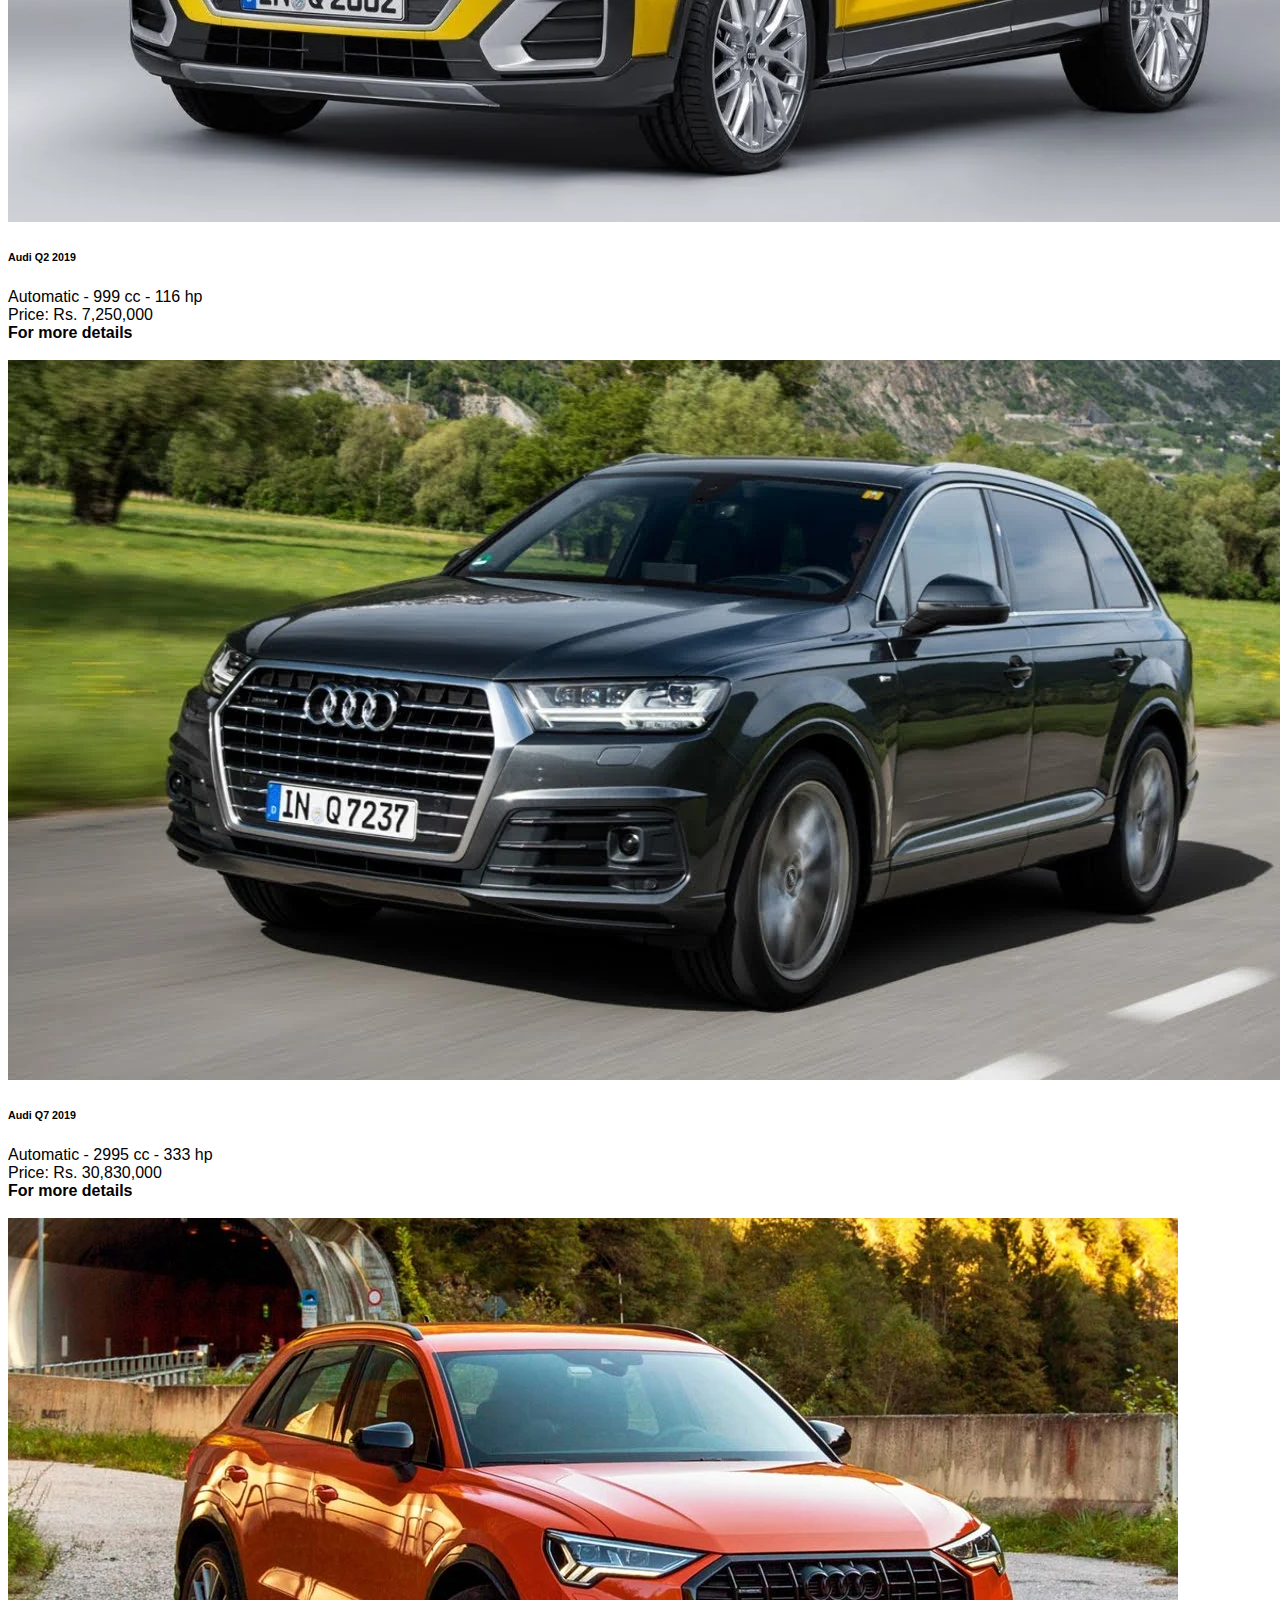
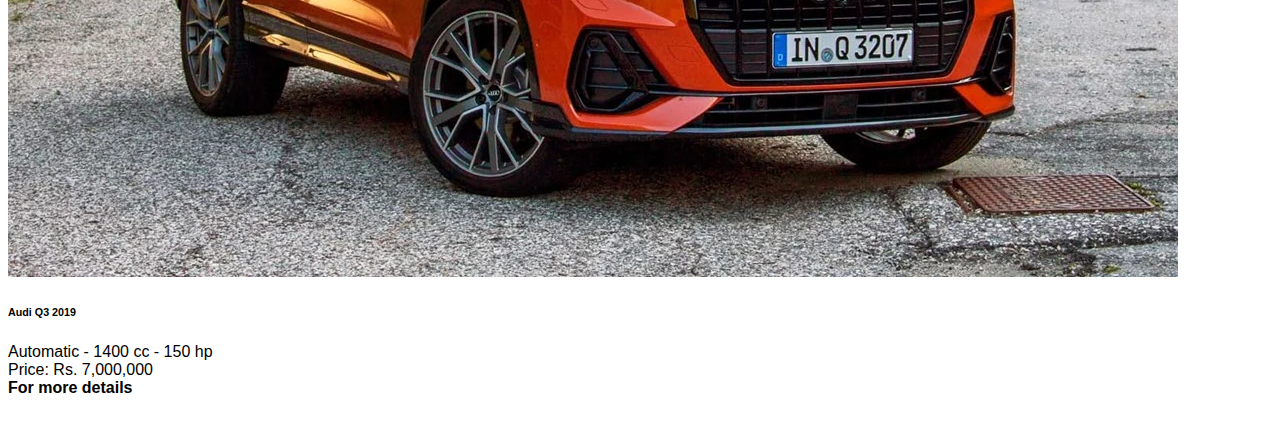
<file: audi.html>
<!DOCTYPE html>
<html lang="en">
<head>
    <meta charset="UTF-8">
    <meta name="viewport" content="width=device-width, initial-scale=1.0">
    <title>Audi Models</title>
    <link rel="stylesheet" href="https://stackpath.bootstrapcdn.com/bootstrap/4.5.0/css/bootstrap.min.css" integrity="sha384-9aIt2nRpC12Uk9gS9baDl411NQApFmC26EwAOH8WgZl5MYYxFfc+NcPb1dKGj7Sk" crossorigin="anonymous">
    <link rel="stylesheet" href="style.css">
    <link rel="stylesheet" href="https://cdnjs.cloudflare.com/ajax/libs/font-awesome/4.7.0/css/font-awesome.min.css">
</head>
<body>
    <div id="carouselExampleFade" class="carousel slide carousel-fade" data-ride="carousel">
        <div class="carousel-inner">
          <div class="carousel-item active">
            <img src="images/slide1.jpg" class="d-block w-100" alt="...">
          </div>
          <div class="carousel-item">
            <img src="images/slide2.jpg" class="d-block w-100" alt="...">
          </div>
          <div class="carousel-item">
            <img src="images/slide3.jpg" class="d-block w-100" alt="...">
          </div>
        </div>
        <a class="carousel-control-prev" href="#carouselExampleFade" role="button" data-slide="prev">
          <span class="carousel-control-prev-icon" aria-hidden="true"></span>
          <span class="sr-only">Previous</span>
        </a>
        <a class="carousel-control-next" href="#carouselExampleFade" role="button" data-slide="next">
          <span class="carousel-control-next-icon" aria-hidden="true"></span>
          <span class="sr-only">Next</span>
        </a>
    </div>
    <nav class="navbar navbar-expand-lg navbar-dark bg-dark">
      <a class="navbar-brand" href="index.html">
        <img src="images/logo.png" width="85" height="40" alt="" loading="lazy">
      </a>
      <button class="navbar-toggler" type="button" data-toggle="collapse" data-target="#navbarNavDropdown" aria-controls="navbarNavDropdown" aria-expanded="false" aria-label="Toggle navigation">
        <span class="navbar-toggler-icon"></span>
      </button>
      <div class="collapse navbar-collapse" id="navbarNavDropdown">
        <ul class="navbar-nav ml-auto mr-auto">
          <li class="nav-item active">
            <a class="nav-link" href="index.html">
              HOME <span class="sr-only">(current)</span>
            </a>
          </li>
          <li class="nav-item dropdown">
            <a class="nav-link dropdown-toggle" href="#" id="navbarDropdownMenuLink" role="button" data-toggle="dropdown" aria-haspopup="true" aria-expanded="false">
              NEW CARS
            </a>
            <div class="dropdown-menu" aria-labelledby="navbarDropdownMenuLink">
              <a class="dropdown-item" href="#">
                Mercedes Benz
              </a>
              <a class="dropdown-item" href="#">
                Audi
              </a>
              <a class="dropdown-item" href="bmw.html">
                BMW
              </a>
              <a class="dropdown-item" href="lexus.html">
                Lexus
              </a>
              <a class="dropdown-item" href="#">
                Mazda
              </a>
              <a class="dropdown-item" href="toyota.html">
                Toyota
              </a>
              <a class="dropdown-item" href="#">
                Honda
              </a>
              <a class="dropdown-item" href="#">
                Suzuki
              </a>
              <a class="dropdown-item" href="#">
                Nissan
              </a>
            </div>
          </li>
          <li class="nav-item dropdown">
            <a class="nav-link dropdown-toggle" href="#" id="navbarDropdownMenuLink" role="button" data-toggle="dropdown" aria-haspopup="true" aria-expanded="false">
              USED CARS
            </a>
            <div class="dropdown-menu" aria-labelledby="navbarDropdownMenuLink">
              <a class="dropdown-item" href="#">
                Mercedes Benz
              </a>
              <a class="dropdown-item" href="#">
                Audi
              </a>
              <a class="dropdown-item" href="bmw.html">
                BMW
              </a>
              <a class="dropdown-item" href="lexus.html">
                Lexus
              </a>
              <a class="dropdown-item" href="#">
                Mazda
              </a>
              <a class="dropdown-item" href="toyota.html">
                Toyota
              </a>
              <a class="dropdown-item" href="#">
                Honda
              </a>
              <a class="dropdown-item" href="#">
                Suzuki
              </a>
              <a class="dropdown-item" href="#">
                Nissan
              </a>
            </div>
          </li>
          <li class="nav-item">
            <a class="nav-link" href="about.html">
              ABOUT US
            </a>
          </li>
          <li class="nav-item">
            <a class="nav-link" href="contact.html">
              CONTACT US
            </a>
          </li>
        </ul>
        <form class="form-inline">
          <input class="form-control mr-sm-2" type="search" placeholder="Search" aria-label="Search">
          <button class="btn btn-outline-success my-2 my-sm-0" type="submit">
            Search
          </button>
        </form>
        <a href="#">
          <i class="fa fa-user-circle-o ml-2" aria-hidden="true"></i>
        </a>
        <a href="#">
          <label style="margin: 7px; color: white;">Sign In/Sign Up</label>
        </a>
      </div>
    </nav>
    <div class="container-fluid contain6">
        <h4 style="text-align: center; font-weight: bold; color:#0336FF;">ALL AUDI NEW/USED CARS</h4>
        <hr align="center" width="22%" style="border-top: 2px solid #ffde03;">
        <div class="row mt-5">
            <div class="col-lg-4 col-md-4 col-sm-12 col-xs-12 box3">
                <div class="card">
                    <img src="images/audi/1.webp" class="card-img-top" alt="...">
                    <div class="card-body">
                      <h6 class="card-title" style="font-weight: bold;">Audi A4 2019</h6>
                      <span>Automatic - 1395 cc - 150 hp</span><br>
                      <span>Price: Rs. 9,300,000</span><br>
                      <div class="mt-3">
                        <span style="font-weight: bold;">For more details</span><br>
                        <a href="#" class="btn btn-primary">Contact With Dealer</a>
                      </div>  
                    </div>
                  </div>
            </div>
            <div class="col-lg-4 col-md-4 col-sm-12 col-xs-12 box3">
                <div class="card">
                    <img src="images/audi/2.jpg" class="card-img-top" alt="...">
                    <div class="card-body mt-1">
                        <h6 class="card-title mt-3" style="font-weight: bold;">Audi A6 2019</h6>
                        <span>Automatic - 2995 cc - 340 hp</span><br>
                        <span>Price: Rs. 27,650,000</span><br>
                      <div class="mt-3">
                        <span style="font-weight: bold;">For more details</span><br>
                        <a href="#" class="btn btn-primary">Contact With Dealer</a>
                      </div>  
                    </div>
                  </div>
            </div>
            <div class="col-lg-4 col-md-4 col-sm-12 col-xs-12 box3">
                <div class="card">
                    <img src="images/audi/3.webp" class="card-img-top" alt="...">
                    <div class="card-body mt-1">
                        <h6 class="card-title mt-3" style="font-weight: bold;">Audi A3 2019</h6>
                        <span>Automatic - 1197 cc - 109 hp</span><br>
                        <span>Price: Rs. 6,000,000</span><br>
                      <div class="mt-3">
                        <span style="font-weight: bold;">For more details</span><br>
                        <a href="#" class="btn btn-primary">Contact With Dealer</a>
                      </div>  
                    </div>
                  </div>
            </div>
        </div>
        <div class="row mt-5">
            <div class="col-lg-4 col-md-4 col-sm-12 col-xs-12 box3">
                <div class="card">
                    <img src="images/audi/4.webp" class="card-img-top img-responsive" alt="...">
                    <div class="card-body">
                        <h6 class="card-title" style="font-weight: bold;">Audi Q2 2019</h6>
                        <span>Automatic - 999 cc - 116 hp</span><br>
                        <span>Price: Rs. 7,250,000</span><br>
                      <div class="mt-3">
                        <span style="font-weight: bold;">For more details</span><br>
                        <a href="#" class="btn btn-primary">Contact With Dealer</a>
                      </div>  
                    </div>
                  </div>
            </div>
            <div class="col-lg-4 col-md-4 col-sm-12 col-xs-12 box3">
                <div class="card">
                    <img src="images/audi/5.webp" class="card-img-top" alt="...">
                    <div class="card-body">
                        <h6 class="card-title" style="font-weight: bold;">Audi Q7 2019</h6>
                        <span>Automatic - 2995 cc - 333 hp</span><br>
                        <span>Price: Rs. 30,830,000</span><br>
                      <div class="mt-3">
                        <span style="font-weight: bold;">For more details</span><br>
                        <a href="#" class="btn btn-primary">Contact With Dealer</a>
                      </div>  
                    </div>
                  </div>
            </div>
            <div class="col-lg-4 col-md-4 col-sm-12 col-xs-12 box3">
                <div class="card">
                    <img src="images/audi/6.webp" class="card-img-top" alt="...">
                    <div class="card-body">
                        <h6 class="card-title" style="font-weight: bold;">Audi Q3 2019</h6>
                        <span>Automatic - 1400 cc - 150 hp</span><br>
                        <span>Price: Rs. 7,000,000</span><br>
                      <div class="mt-3">
                        <span style="font-weight: bold;">For more details</span><br>
                        <a href="#" class="btn btn-primary">Contact With Dealer</a>
                      </div>  
                    </div>
                  </div>
            </div>
        </div>
      </div>

<script src="https://code.jquery.com/jquery-3.5.1.slim.min.js" integrity="sha384-DfXdz2htPH0lsSSs5nCTpuj/zy4C+OGpamoFVy38MVBnE+IbbVYUew+OrCXaRkfj" crossorigin="anonymous"></script>
<script src="https://cdn.jsdelivr.net/npm/popper.js@1.16.0/dist/umd/popper.min.js" integrity="sha384-Q6E9RHvbIyZFJoft+2mJbHaEWldlvI9IOYy5n3zV9zzTtmI3UksdQRVvoxMfooAo" crossorigin="anonymous"></script>
<script src="https://stackpath.bootstrapcdn.com/bootstrap/4.5.0/js/bootstrap.min.js" integrity="sha384-OgVRvuATP1z7JjHLkuOU7Xw704+h835Lr+6QL9UvYjZE3Ipu6Tp75j7Bh/kR0JKI" crossorigin="anonymous"></script>    
</body>
</html>
</file>
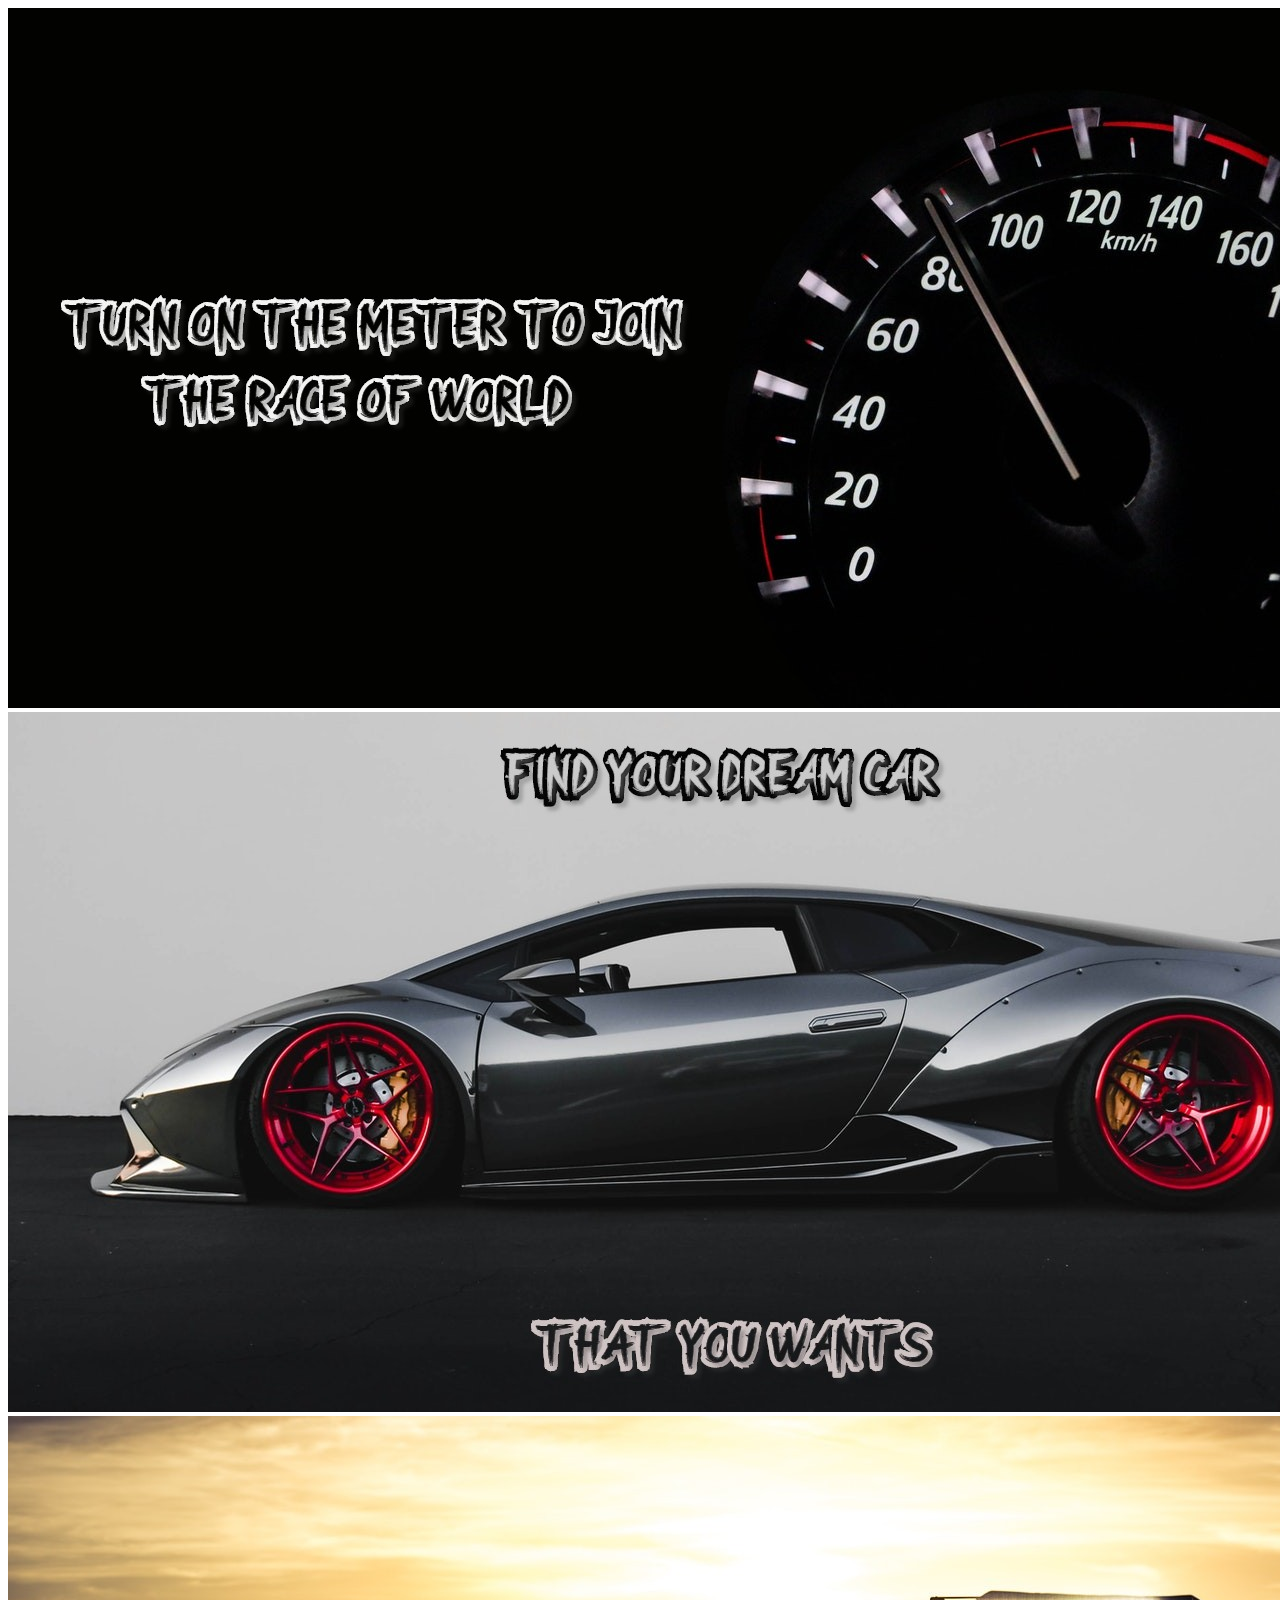
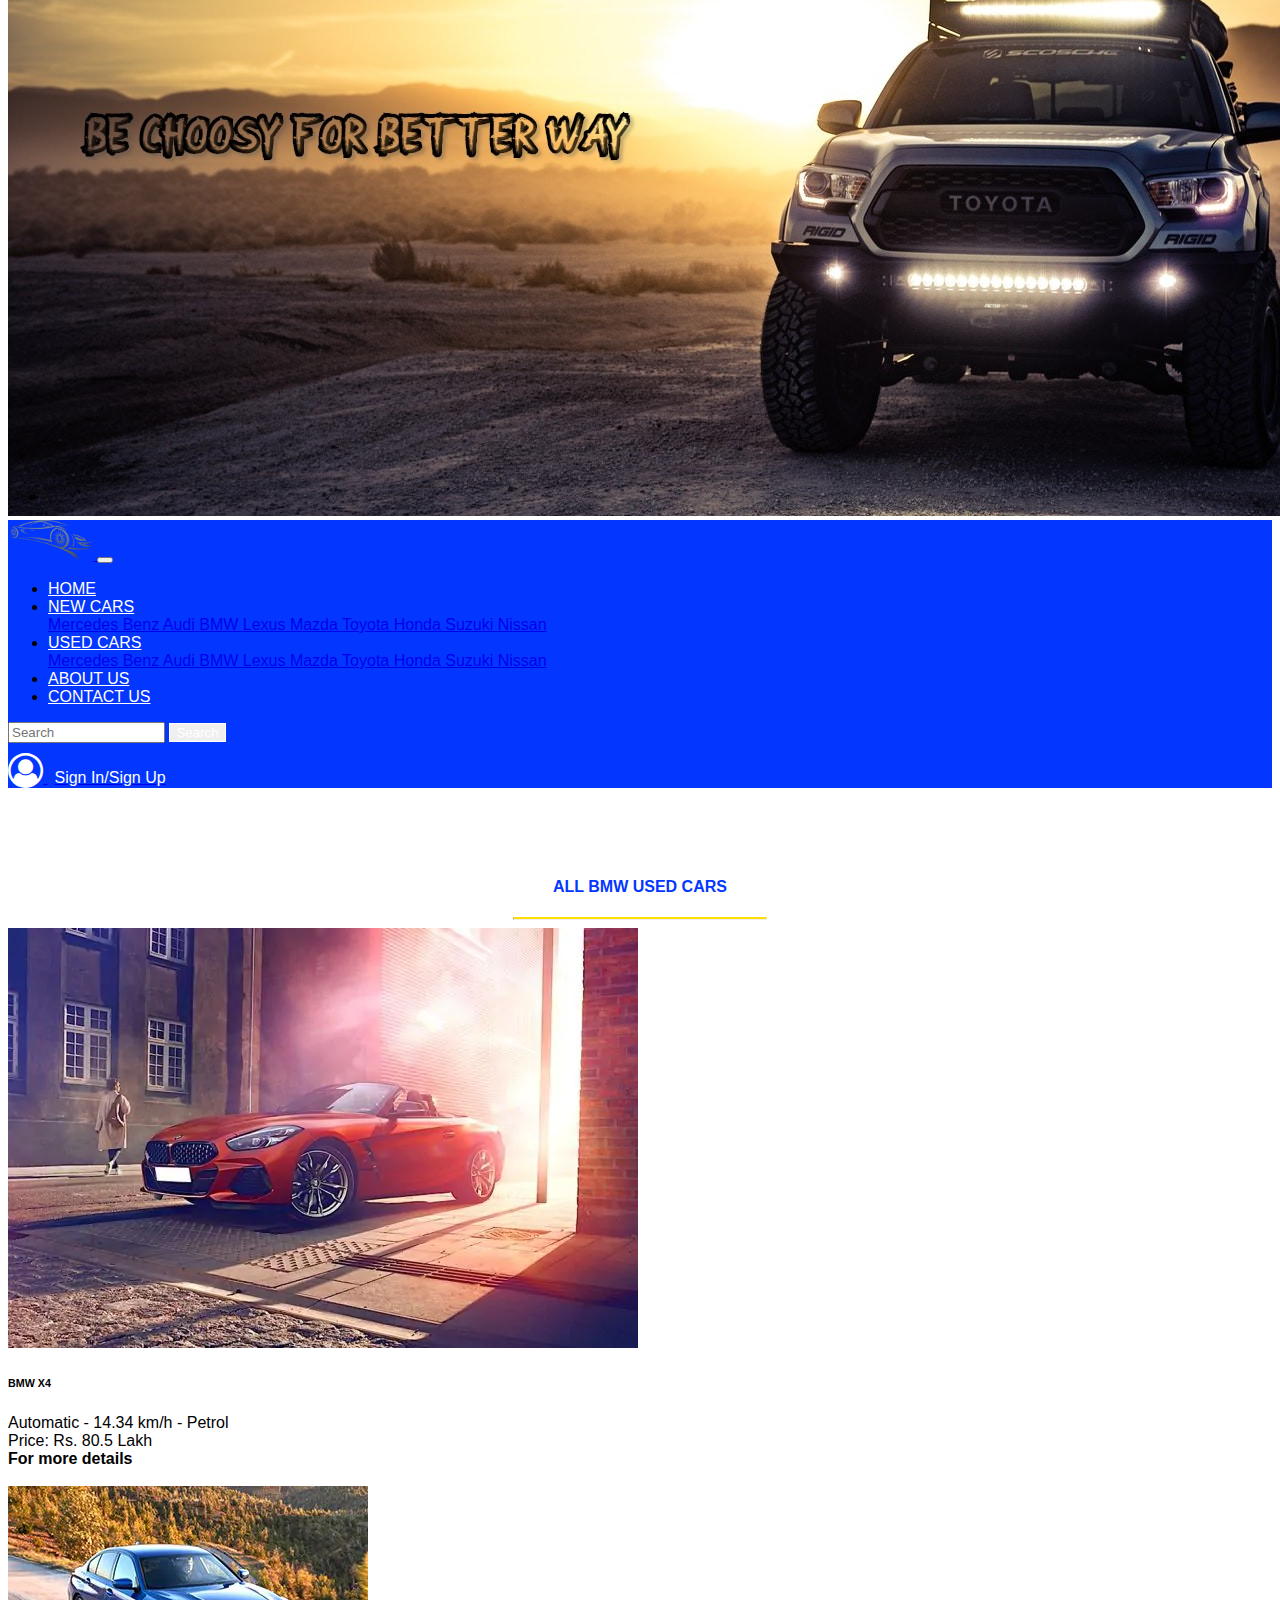
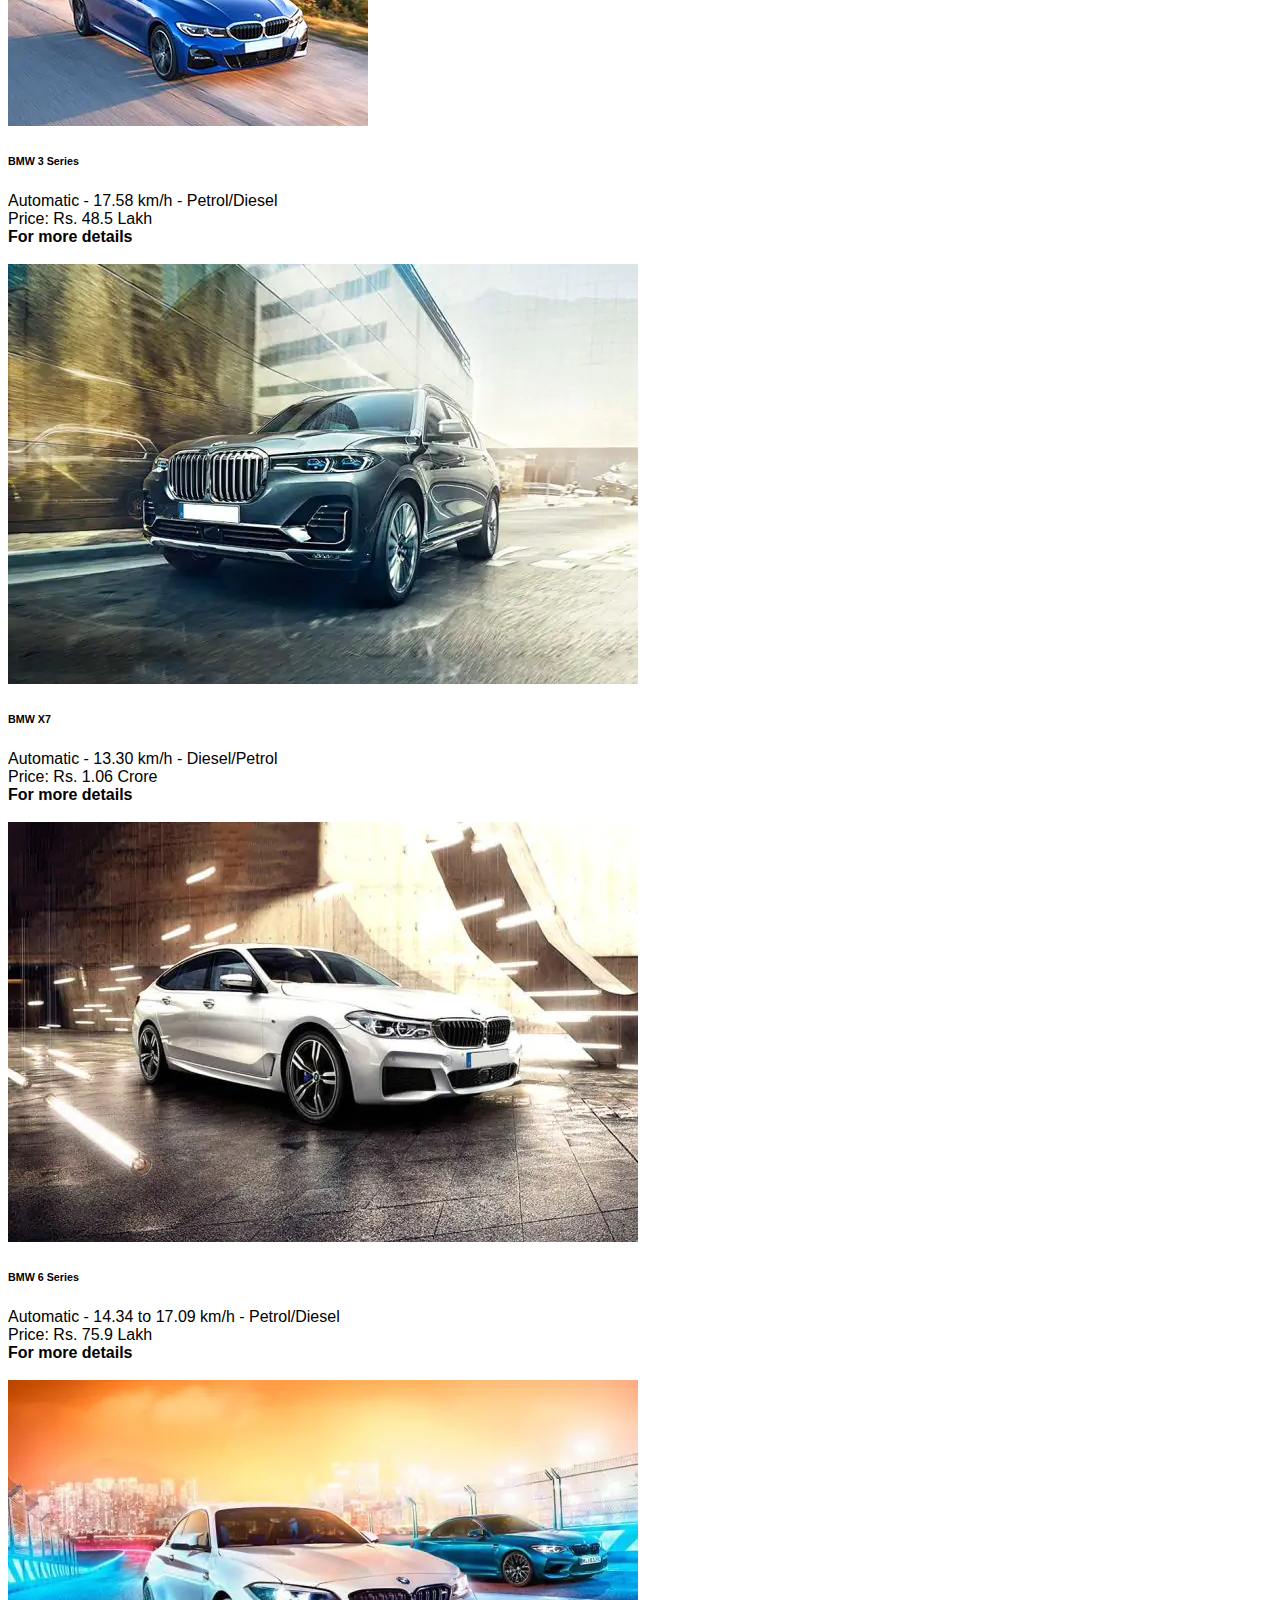
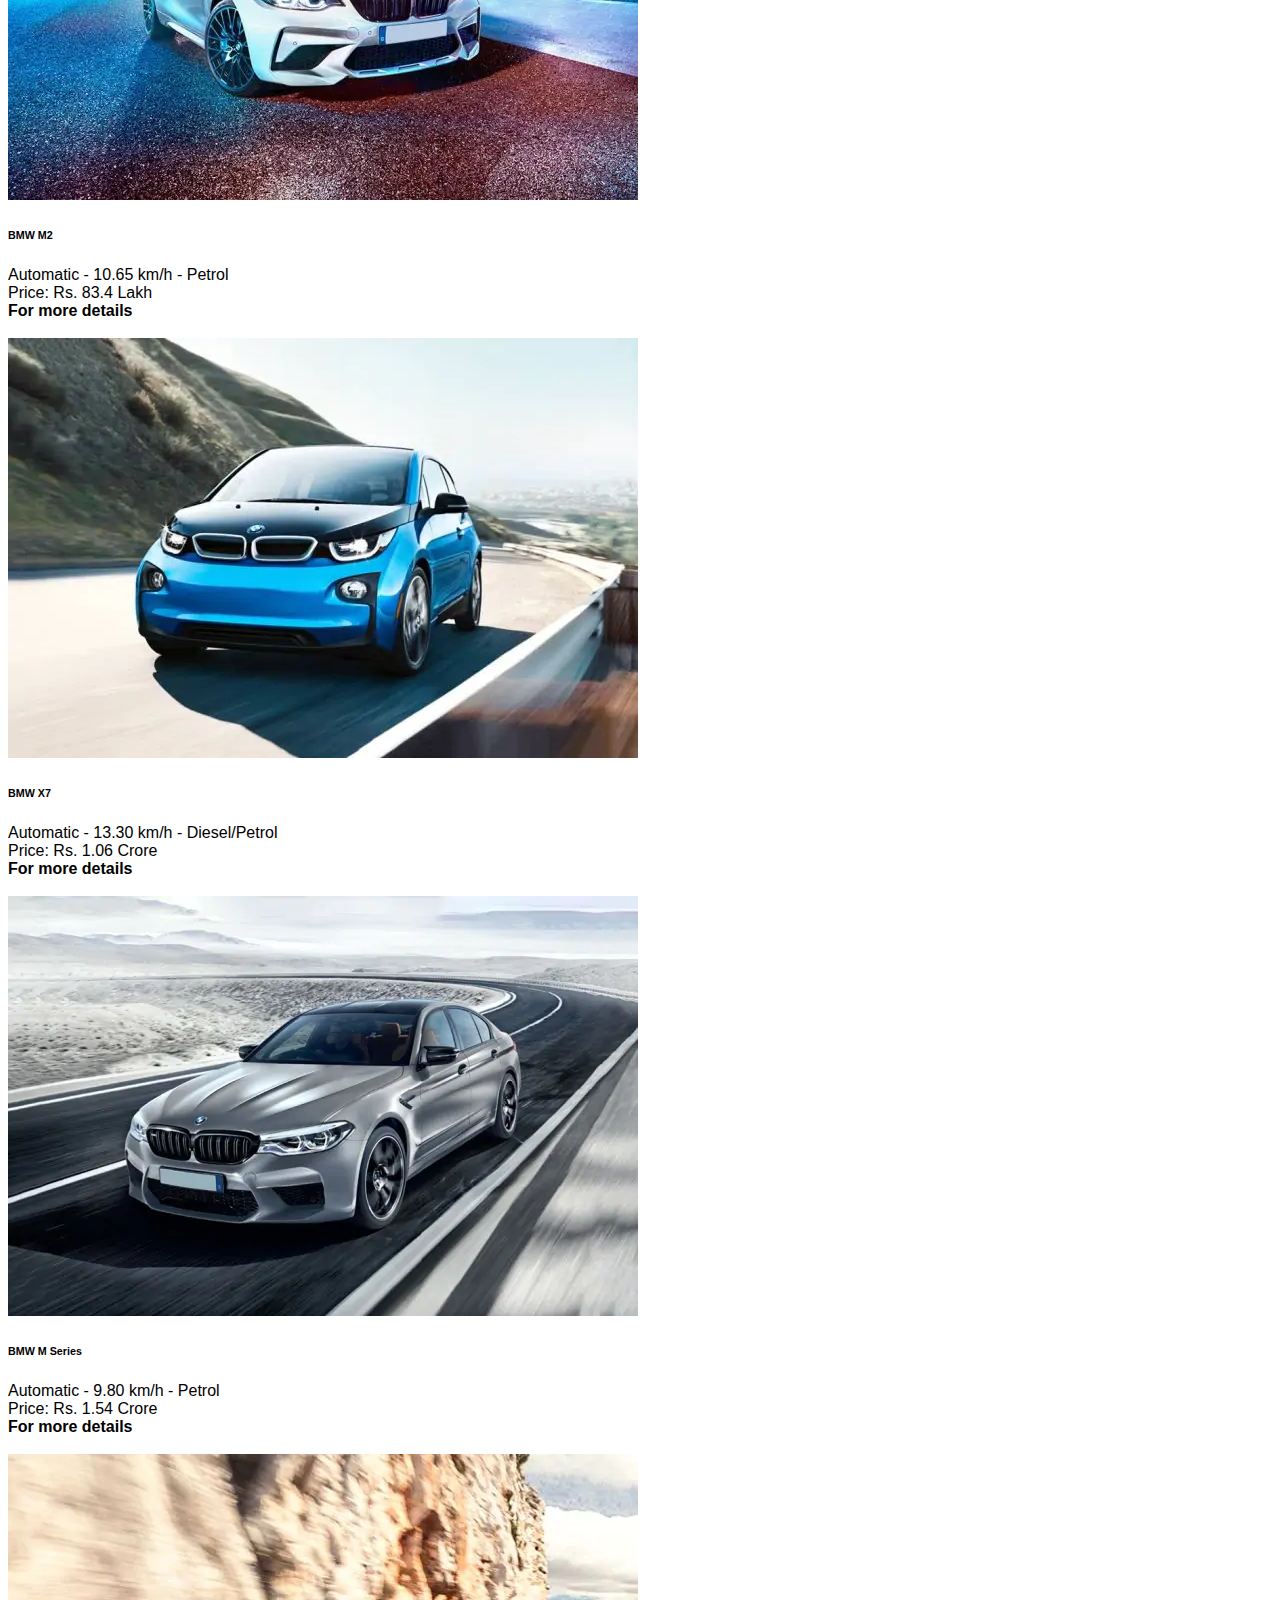
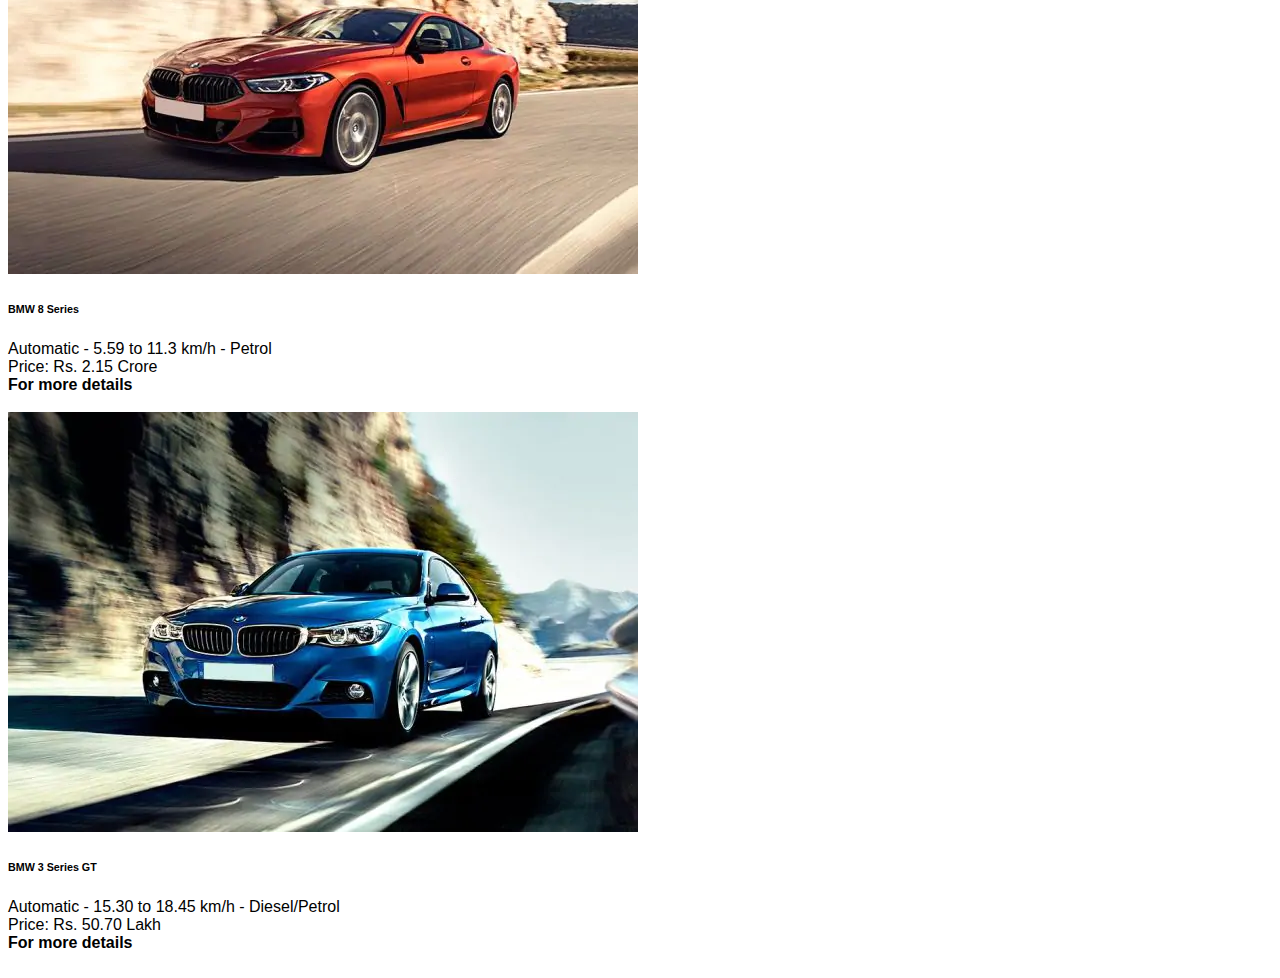
<file: bmw.html>
<!DOCTYPE html>
<html lang="en">
<head>
    <meta charset="UTF-8">
    <meta name="viewport" content="width=device-width, initial-scale=1.0">
    <title>BMW Models</title>
    <link rel="stylesheet" href="https://stackpath.bootstrapcdn.com/bootstrap/4.5.0/css/bootstrap.min.css" integrity="sha384-9aIt2nRpC12Uk9gS9baDl411NQApFmC26EwAOH8WgZl5MYYxFfc+NcPb1dKGj7Sk" crossorigin="anonymous">
    <link rel="stylesheet" href="style.css">
    <link rel="stylesheet" href="https://cdnjs.cloudflare.com/ajax/libs/font-awesome/4.7.0/css/font-awesome.min.css">
</head>
<body>
    <div id="carouselExampleFade" class="carousel slide carousel-fade" data-ride="carousel">
        <div class="carousel-inner">
          <div class="carousel-item active">
            <img src="images/slide1.jpg" class="d-block w-100" alt="...">
          </div>
          <div class="carousel-item">
            <img src="images/slide2.jpg" class="d-block w-100" alt="...">
          </div>
          <div class="carousel-item">
            <img src="images/slide3.jpg" class="d-block w-100" alt="...">
          </div>
        </div>
        <a class="carousel-control-prev" href="#carouselExampleFade" role="button" data-slide="prev">
          <span class="carousel-control-prev-icon" aria-hidden="true"></span>
          <span class="sr-only">Previous</span>
        </a>
        <a class="carousel-control-next" href="#carouselExampleFade" role="button" data-slide="next">
          <span class="carousel-control-next-icon" aria-hidden="true"></span>
          <span class="sr-only">Next</span>
        </a>
    </div>
    <nav class="navbar navbar-expand-lg navbar-dark bg-dark">
      <a class="navbar-brand" href="#">
        <img src="images/logo.png" width="85" height="40" alt="" loading="lazy">
      </a>
      <button class="navbar-toggler" type="button" data-toggle="collapse" data-target="#navbarNavDropdown" aria-controls="navbarNavDropdown" aria-expanded="false" aria-label="Toggle navigation">
        <span class="navbar-toggler-icon"></span>
      </button>
      <div class="collapse navbar-collapse" id="navbarNavDropdown">
        <ul class="navbar-nav ml-auto mr-auto">
          <li class="nav-item active">
            <a class="nav-link" href="index.html">
              HOME <span class="sr-only">(current)</span>
            </a>
          </li>
          <li class="nav-item dropdown">
            <a class="nav-link dropdown-toggle" href="#" id="navbarDropdownMenuLink" role="button" data-toggle="dropdown" aria-haspopup="true" aria-expanded="false">
              NEW CARS
            </a>
            <div class="dropdown-menu" aria-labelledby="navbarDropdownMenuLink">
              <a class="dropdown-item" href="#">
                Mercedes Benz
              </a>
              <a class="dropdown-item" href="#">
                Audi
              </a>
              <a class="dropdown-item" href="bmw.html">
                BMW
              </a>
              <a class="dropdown-item" href="#">
                Lexus
              </a>
              <a class="dropdown-item" href="#">
                Mazda
              </a>
              <a class="dropdown-item" href="#">
                Toyota
              </a>
              <a class="dropdown-item" href="#">
                Honda
              </a>
              <a class="dropdown-item" href="#">
                Suzuki
              </a>
              <a class="dropdown-item" href="#">
                Nissan
              </a>
            </div>
          </li>
          <li class="nav-item dropdown">
            <a class="nav-link dropdown-toggle" href="#" id="navbarDropdownMenuLink" role="button" data-toggle="dropdown" aria-haspopup="true" aria-expanded="false">
              USED CARS
            </a>
            <div class="dropdown-menu" aria-labelledby="navbarDropdownMenuLink">
              <a class="dropdown-item" href="#">
                Mercedes Benz
              </a>
              <a class="dropdown-item" href="#">
                Audi
              </a>
              <a class="dropdown-item" href="bmw.html">
                BMW
              </a>
              <a class="dropdown-item" href="#">
                Lexus
              </a>
              <a class="dropdown-item" href="#">
                Mazda
              </a>
              <a class="dropdown-item" href="#">
                Toyota
              </a>
              <a class="dropdown-item" href="#">
                Honda
              </a>
              <a class="dropdown-item" href="#">
                Suzuki
              </a>
              <a class="dropdown-item" href="#">
                Nissan
              </a>
            </div>
          </li>
          <li class="nav-item">
            <a class="nav-link" href="about.html">
              ABOUT US
            </a>
          </li>
          <li class="nav-item">
            <a class="nav-link" href="contact.html">
              CONTACT US
            </a>
          </li>
        </ul>
        <form class="form-inline">
          <input class="form-control mr-sm-2" type="search" placeholder="Search" aria-label="Search">
          <button class="btn btn-outline-success my-2 my-sm-0" type="submit">
            Search
          </button>
        </form>
        <a href="#">
          <i class="fa fa-user-circle-o ml-2" aria-hidden="true"></i>
        </a>
        <a href="#">
          <label style="margin: 7px; color: white;">Sign In/Sign Up</label>
        </a>
      </div>
    </nav>
    <div class="container-fluid contain6">
        <h4 style="text-align: center; font-weight: bold; color:#0336FF;">ALL BMW USED CARS</h4>
        <hr align="center" width="20%" style="border-top: 2px solid #ffde03;">
        <div class="row mt-5">
            <div class="col-lg-4 col-md-4 col-sm-12 col-xs-12 box3">
                <div class="card">
                    <img src="images/bmw/1.webp" class="card-img-top" alt="...">
                    <div class="card-body">
                      <h6 class="card-title" style="font-weight: bold;">BMW X4</h6>
                      <span>Automatic - 14.34 km/h - Petrol</span><br>
                      <span>Price: Rs. 80.5 Lakh</span><br>
                      <div class="mt-3">
                        <span style="font-weight: bold;">For more details</span><br>
                        <a href="#" class="btn btn-primary">Contact With Dealer</a>
                      </div>  
                    </div>
                  </div>
            </div>
            <div class="col-lg-4 col-md-4 col-sm-12 col-xs-12 box3">
                <div class="card">
                    <img src="images/bmw/2.webp" class="card-img-top" alt="...">
                    <div class="card-body">
                      <h6 class="card-title" style="font-weight: bold;">BMW 3 Series</h6>
                      <span>Automatic - 17.58 km/h - Petrol/Diesel</span><br>
                      <span>Price: Rs. 48.5 Lakh</span><br>
                      <div class="mt-3">
                        <span style="font-weight: bold;">For more details</span><br>
                        <a href="#" class="btn btn-primary">Contact With Dealer</a>
                      </div>  
                    </div>
                  </div>
            </div>
            <div class="col-lg-4 col-md-4 col-sm-12 col-xs-12 box3">
                <div class="card">
                    <img src="images/bmw/3.webp" class="card-img-top" alt="...">
                    <div class="card-body">
                      <h6 class="card-title" style="font-weight: bold;">BMW X7</h6>
                      <span>Automatic - 13.30 km/h - Diesel/Petrol</span><br>
                      <span>Price: Rs. 1.06 Crore</span><br>
                      <div class="mt-3">
                        <span style="font-weight: bold;">For more details</span><br>
                        <a href="#" class="btn btn-primary">Contact With Dealer</a>
                      </div>  
                    </div>
                  </div>
            </div>
        </div>
        <div class="row mt-5">
            <div class="col-lg-4 col-md-4 col-sm-12 col-xs-12 box3">
                <div class="card">
                    <img src="images/bmw/4.webp" class="card-img-top" alt="...">
                    <div class="card-body">
                      <h6 class="card-title" style="font-weight: bold;">BMW 6 Series</h6>
                      <span>Automatic - 14.34 to 17.09 km/h - Petrol/Diesel</span><br>
                      <span>Price: Rs. 75.9 Lakh</span><br>
                      <div class="mt-3">
                        <span style="font-weight: bold;">For more details</span><br>
                        <a href="#" class="btn btn-primary">Contact With Dealer</a>
                      </div>  
                    </div>
                  </div>
            </div>
            <div class="col-lg-4 col-md-4 col-sm-12 col-xs-12 box3">
                <div class="card">
                    <img src="images/bmw/5.webp" class="card-img-top" alt="...">
                    <div class="card-body">
                      <h6 class="card-title" style="font-weight: bold;">BMW M2</h6>
                      <span>Automatic - 10.65 km/h - Petrol</span><br>
                      <span>Price: Rs. 83.4 Lakh</span><br>
                      <div class="mt-3">
                        <span style="font-weight: bold;">For more details</span><br>
                        <a href="#" class="btn btn-primary">Contact With Dealer</a>
                      </div>  
                    </div>
                  </div>
            </div>
            <div class="col-lg-4 col-md-4 col-sm-12 col-xs-12 box3">
                <div class="card">
                    <img src="images/bmw/6.webp" class="card-img-top" alt="...">
                    <div class="card-body">
                      <h6 class="card-title" style="font-weight: bold;">BMW X7</h6>
                      <span>Automatic - 13.30 km/h - Diesel/Petrol</span><br>
                      <span>Price: Rs. 1.06 Crore</span><br>
                      <div class="mt-3">
                        <span style="font-weight: bold;">For more details</span><br>
                        <a href="#" class="btn btn-primary">Contact With Dealer</a>
                      </div>  
                    </div>
                  </div>
            </div>
        </div>
        <div class="row mt-5">
            <div class="col-lg-4 col-md-4 col-sm-12 col-xs-12 box3">
                <div class="card">
                    <img src="images/bmw/7.webp" class="card-img-top" alt="...">
                    <div class="card-body">
                      <h6 class="card-title" style="font-weight: bold;">BMW M Series</h6>
                      <span>Automatic - 9.80 km/h - Petrol</span><br>
                      <span>Price: Rs. 1.54 Crore</span><br>
                      <div class="mt-3">
                        <span style="font-weight: bold;">For more details</span><br>
                        <a href="#" class="btn btn-primary">Contact With Dealer</a>
                      </div>  
                    </div>
                  </div>
            </div>
            <div class="col-lg-4 col-md-4 col-sm-12 col-xs-12 box3">
                <div class="card">
                    <img src="images/bmw/8.webp" class="card-img-top" alt="...">
                    <div class="card-body">
                      <h6 class="card-title" style="font-weight: bold;">BMW 8 Series</h6>
                      <span>Automatic - 5.59 to 11.3 km/h - Petrol</span><br>
                      <span>Price: Rs. 2.15 Crore</span><br>
                      <div class="mt-3">
                        <span style="font-weight: bold;">For more details</span><br>
                        <a href="#" class="btn btn-primary">Contact With Dealer</a>
                      </div>  
                    </div>
                  </div>
            </div>
            <div class="col-lg-4 col-md-4 col-sm-12 col-xs-12 box3">
                <div class="card">
                    <img src="images/bmw/9.webp" class="card-img-top" alt="...">
                    <div class="card-body">
                      <h6 class="card-title" style="font-weight: bold;">BMW 3 Series GT</h6>
                      <span>Automatic - 15.30 to 18.45 km/h - Diesel/Petrol</span><br>
                      <span>Price: Rs. 50.70 Lakh</span><br>
                      <div class="mt-3">
                        <span style="font-weight: bold;">For more details</span><br>
                        <a href="#" class="btn btn-primary">Contact With Dealer</a>
                      </div>  
                    </div>
                  </div>
            </div>
        </div>
    </div>

<script src="https://code.jquery.com/jquery-3.5.1.slim.min.js" integrity="sha384-DfXdz2htPH0lsSSs5nCTpuj/zy4C+OGpamoFVy38MVBnE+IbbVYUew+OrCXaRkfj" crossorigin="anonymous"></script>
<script src="https://cdn.jsdelivr.net/npm/popper.js@1.16.0/dist/umd/popper.min.js" integrity="sha384-Q6E9RHvbIyZFJoft+2mJbHaEWldlvI9IOYy5n3zV9zzTtmI3UksdQRVvoxMfooAo" crossorigin="anonymous"></script>
<script src="https://stackpath.bootstrapcdn.com/bootstrap/4.5.0/js/bootstrap.min.js" integrity="sha384-OgVRvuATP1z7JjHLkuOU7Xw704+h835Lr+6QL9UvYjZE3Ipu6Tp75j7Bh/kR0JKI" crossorigin="anonymous"></script>    
</body>
</html>
</file>
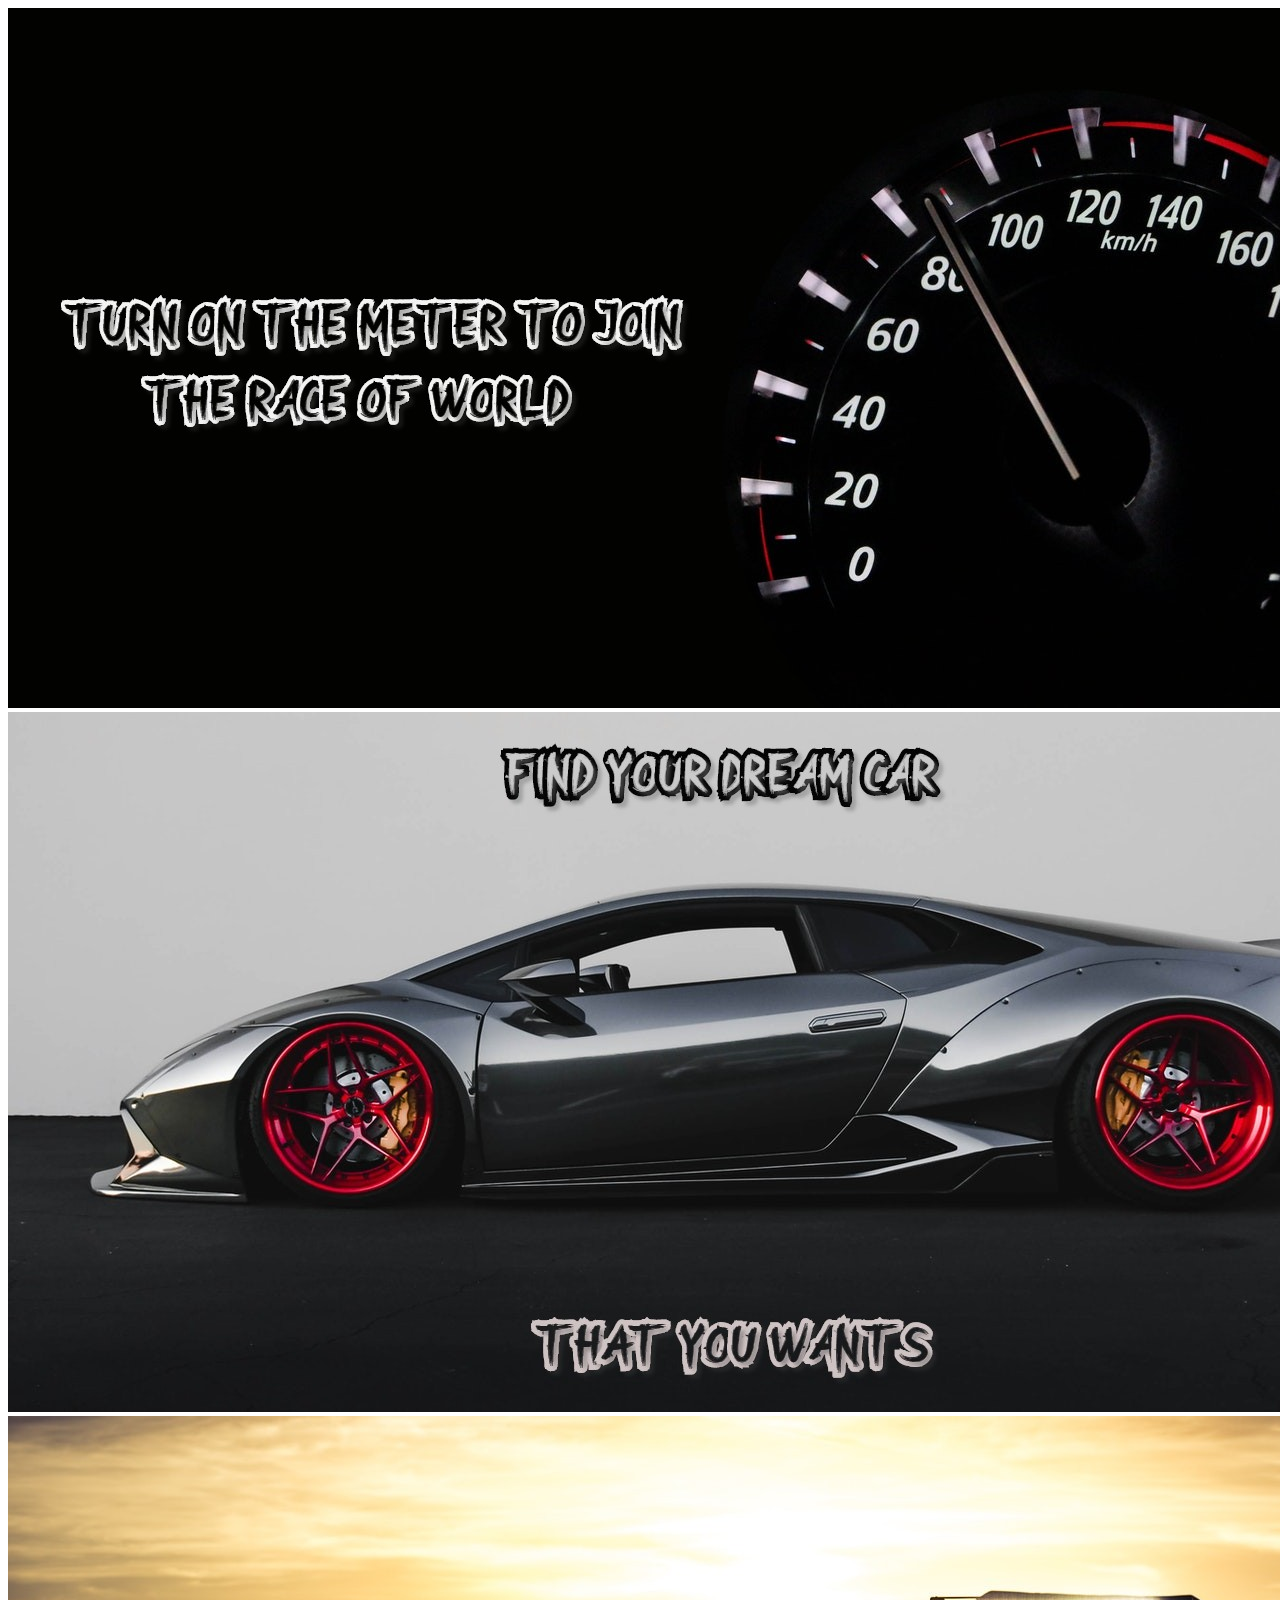
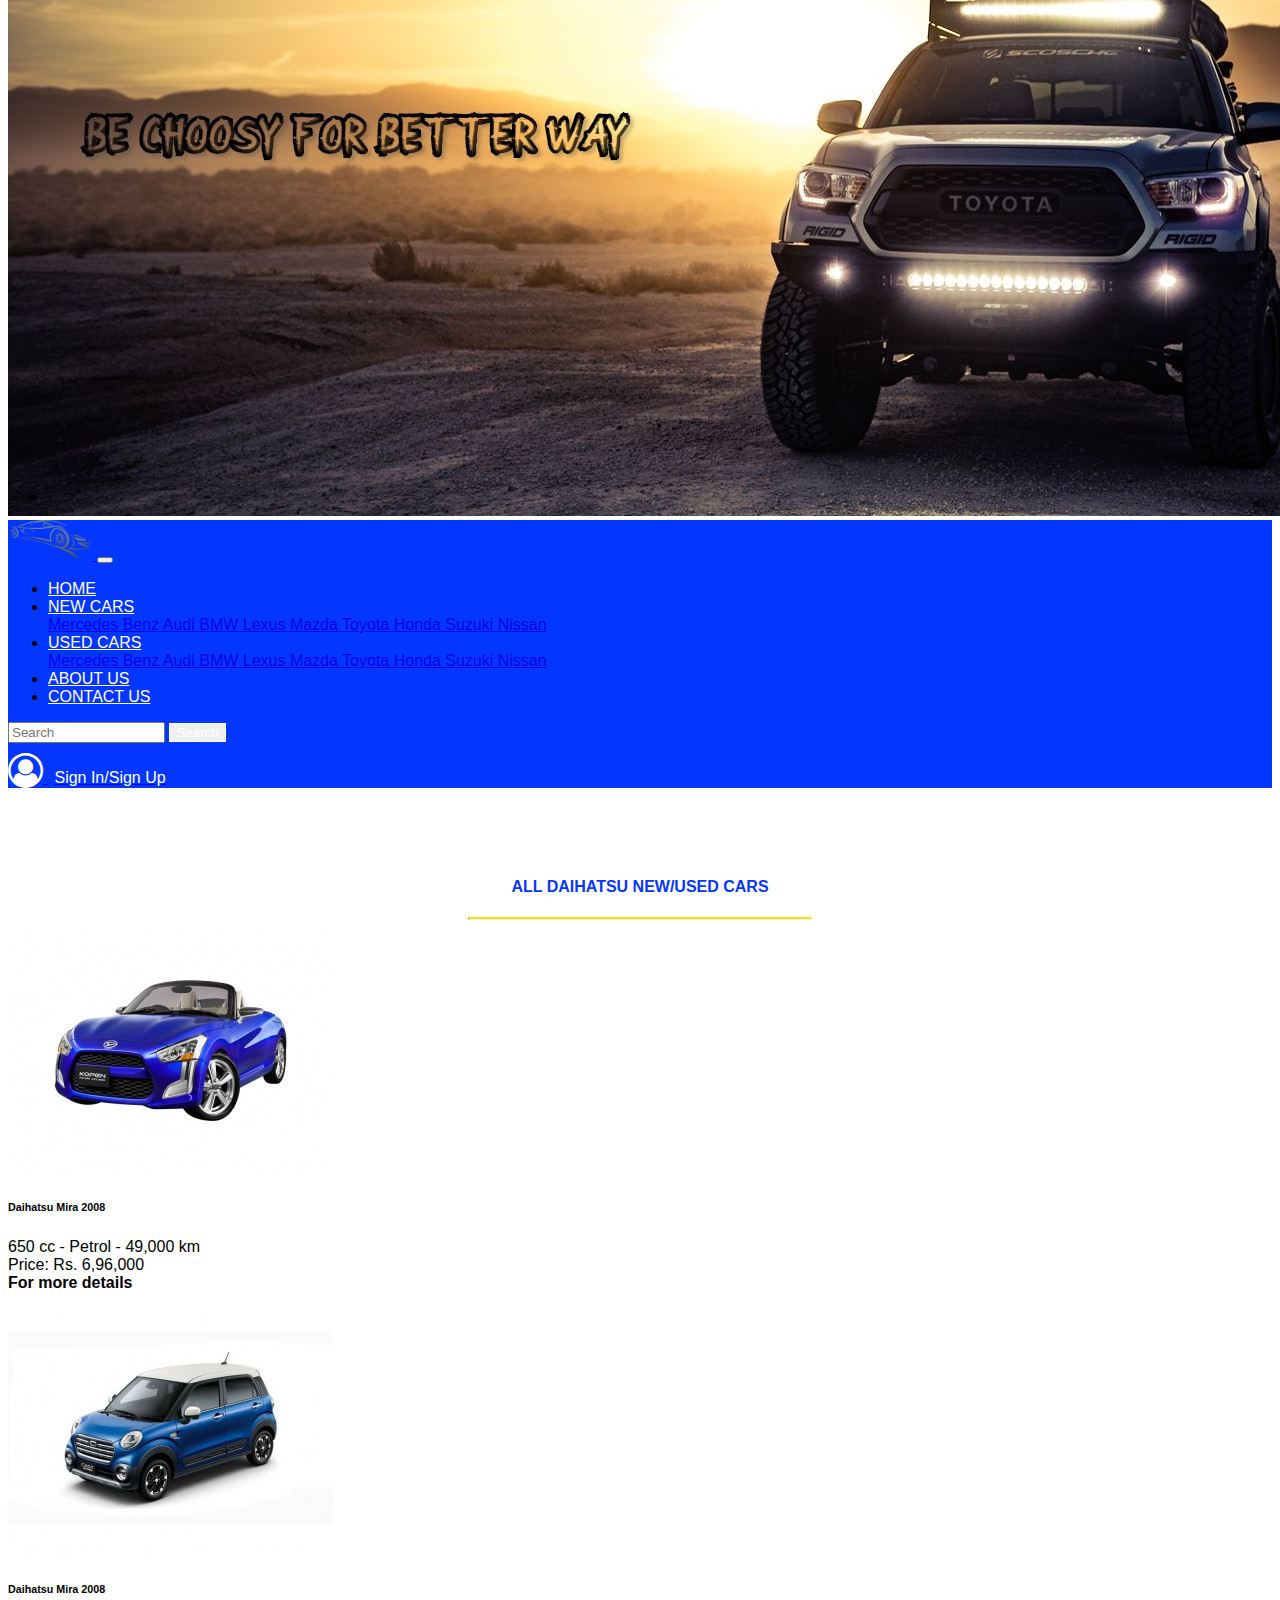
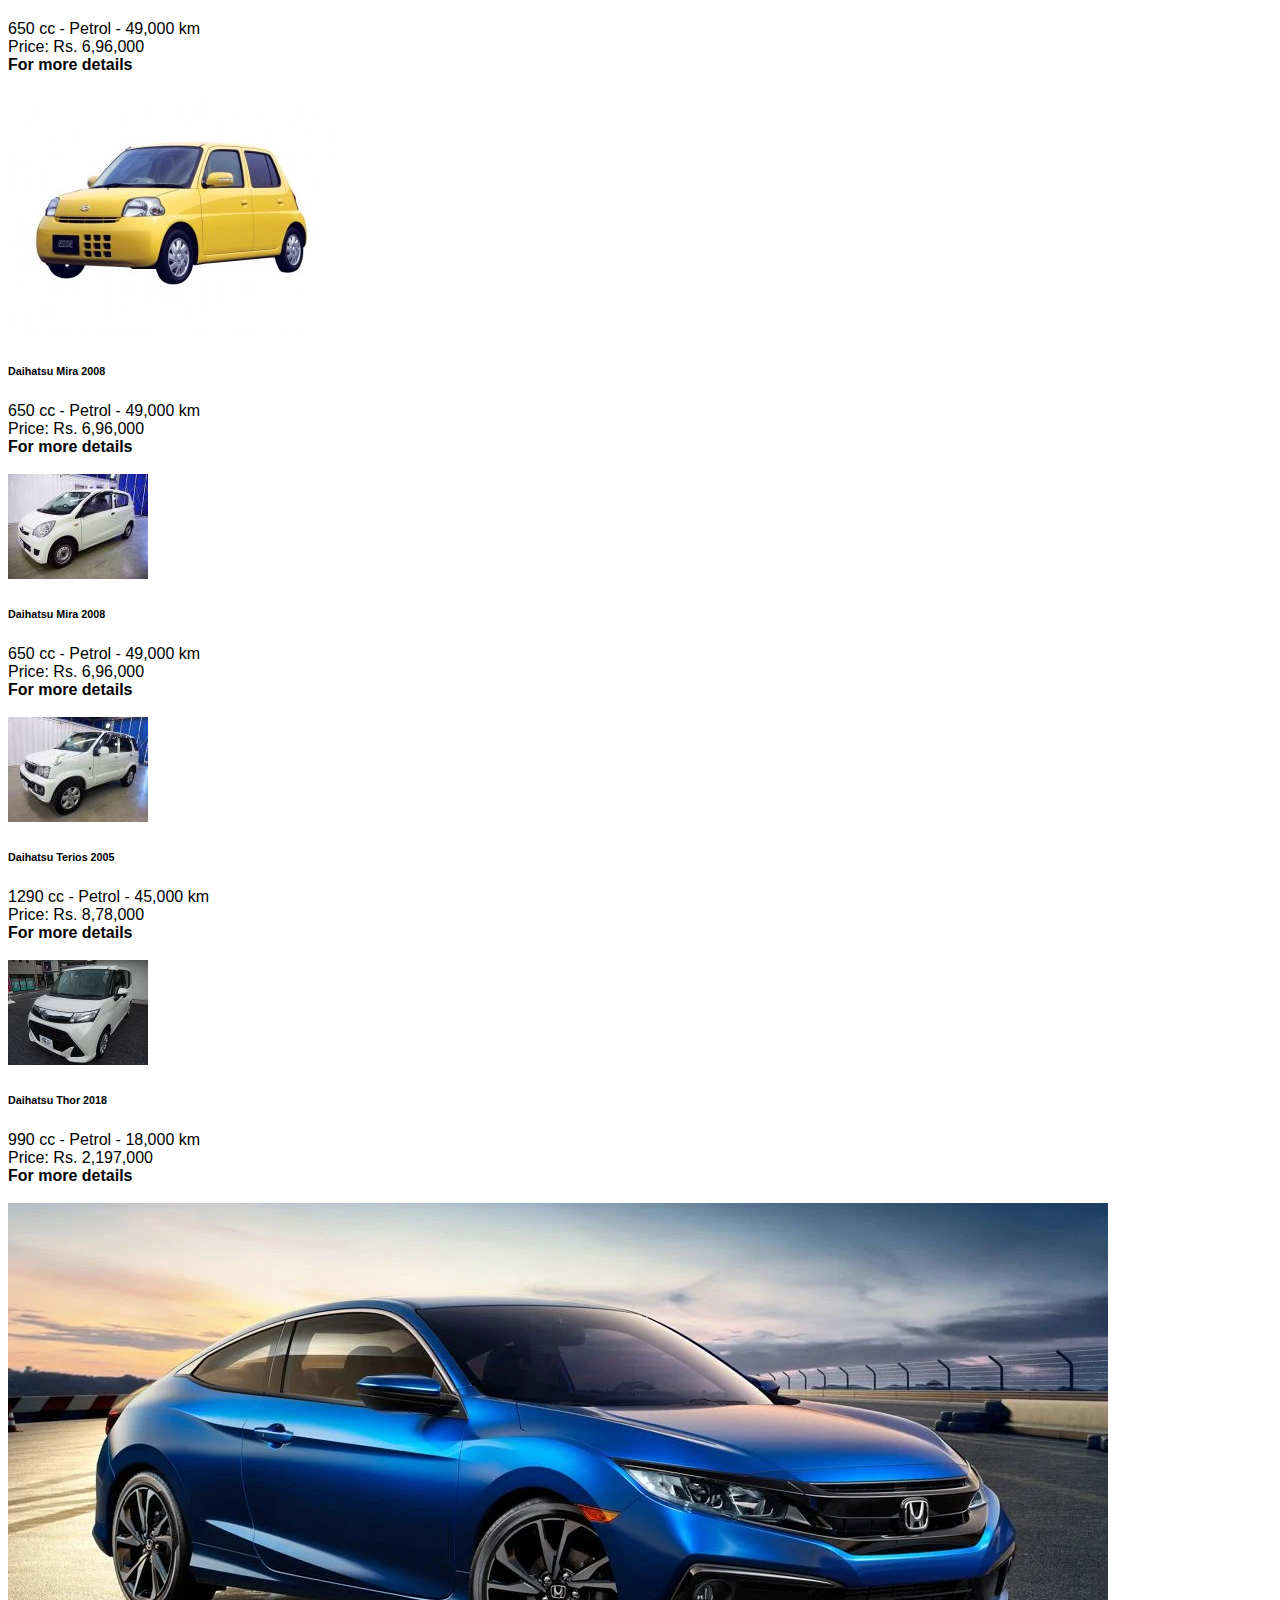
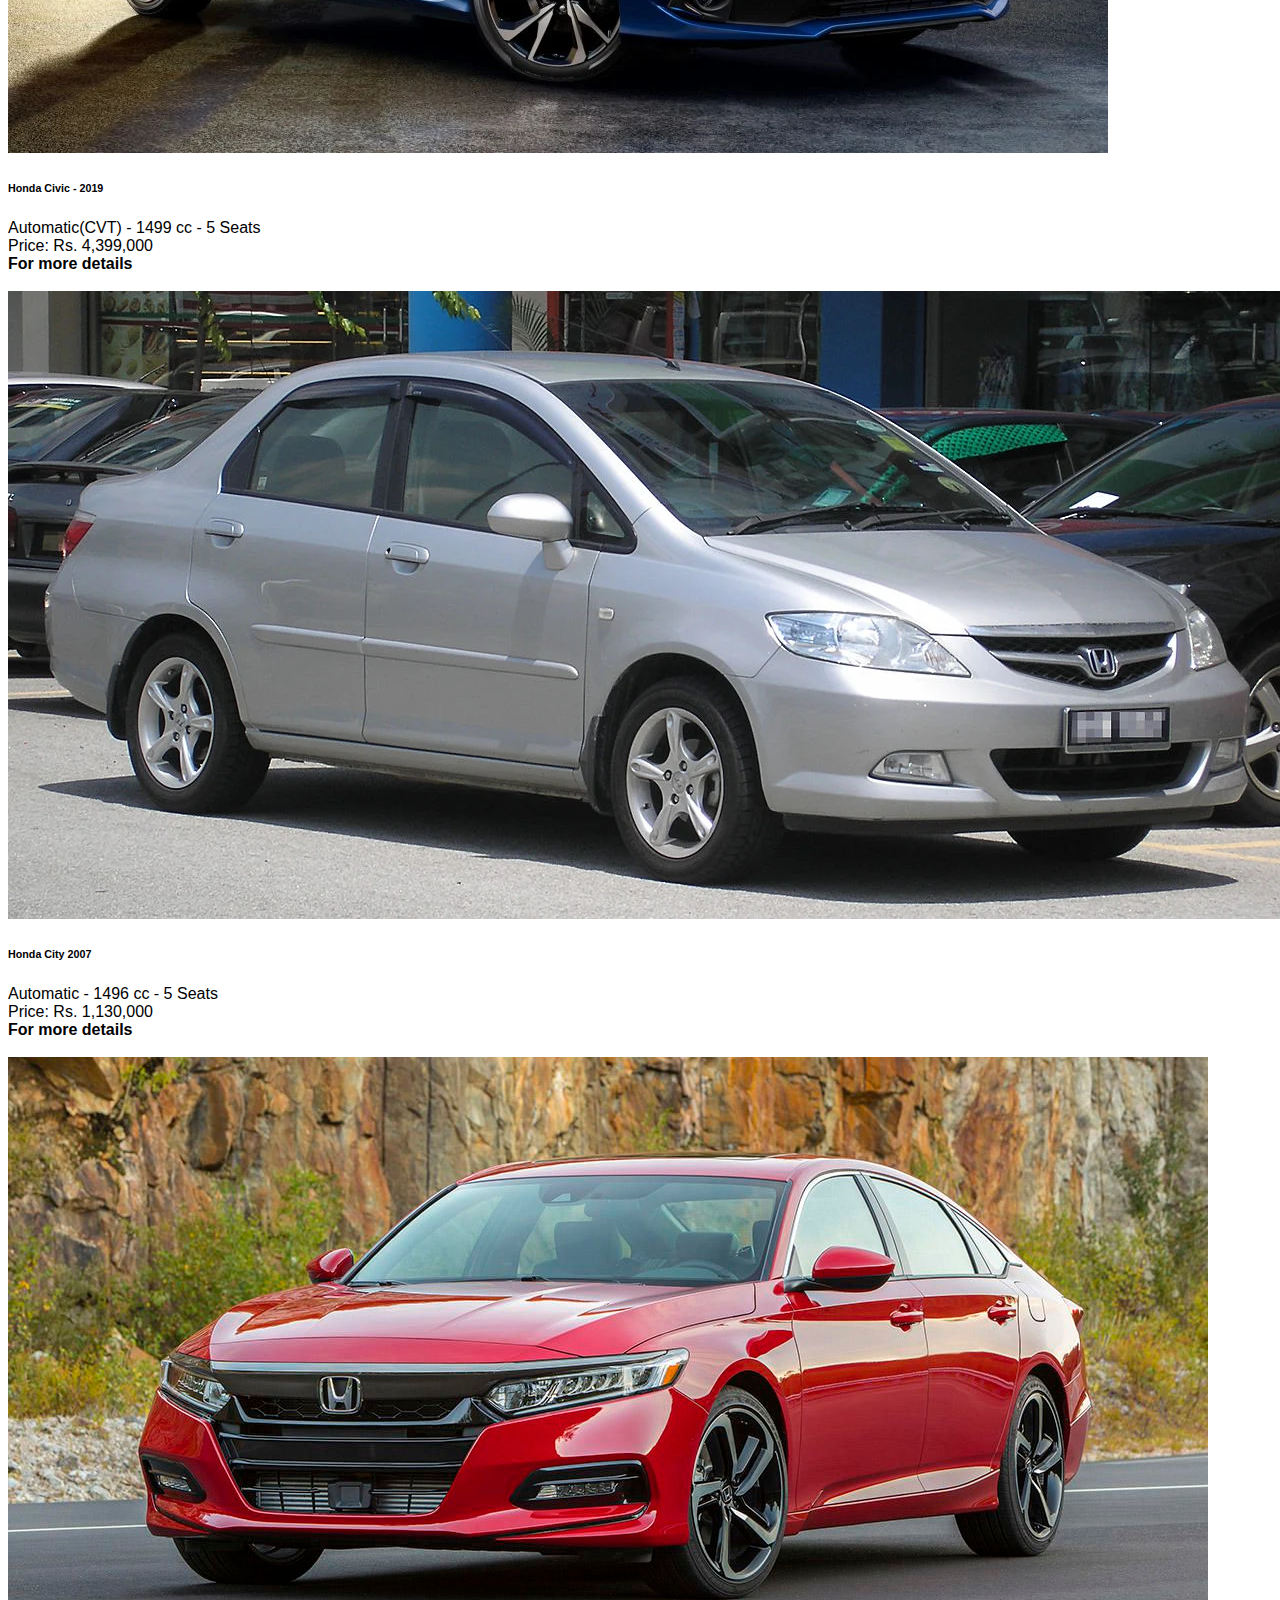
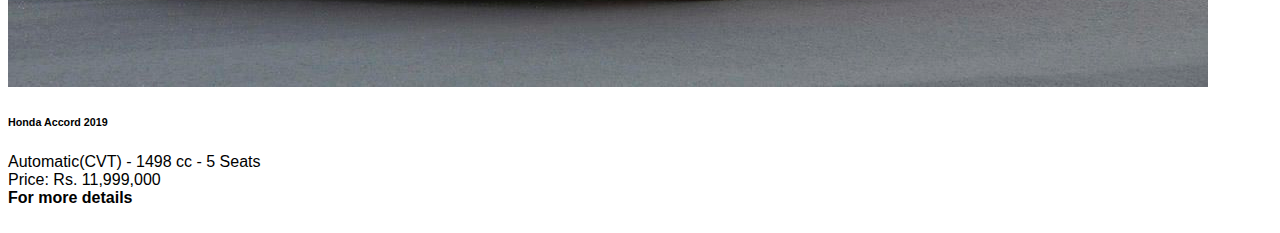
<file: daihatsu.html>
<!DOCTYPE html>
<html lang="en">
<head>
    <meta charset="UTF-8">
    <meta name="viewport" content="width=device-width, initial-scale=1.0">
    <title>Daihatsu Models</title>
    <link rel="stylesheet" href="https://stackpath.bootstrapcdn.com/bootstrap/4.5.0/css/bootstrap.min.css" integrity="sha384-9aIt2nRpC12Uk9gS9baDl411NQApFmC26EwAOH8WgZl5MYYxFfc+NcPb1dKGj7Sk" crossorigin="anonymous">
    <link rel="stylesheet" href="style.css">
    <link rel="stylesheet" href="https://cdnjs.cloudflare.com/ajax/libs/font-awesome/4.7.0/css/font-awesome.min.css">
</head>
<body>
    <div id="carouselExampleFade" class="carousel slide carousel-fade" data-ride="carousel">
        <div class="carousel-inner">
          <div class="carousel-item active">
            <img src="images/slide1.jpg" class="d-block w-100" alt="...">
          </div>
          <div class="carousel-item">
            <img src="images/slide2.jpg" class="d-block w-100" alt="...">
          </div>
          <div class="carousel-item">
            <img src="images/slide3.jpg" class="d-block w-100" alt="...">
          </div>
        </div>
        <a class="carousel-control-prev" href="#carouselExampleFade" role="button" data-slide="prev">
          <span class="carousel-control-prev-icon" aria-hidden="true"></span>
          <span class="sr-only">Previous</span>
        </a>
        <a class="carousel-control-next" href="#carouselExampleFade" role="button" data-slide="next">
          <span class="carousel-control-next-icon" aria-hidden="true"></span>
          <span class="sr-only">Next</span>
        </a>
    </div>
    <nav class="navbar navbar-expand-lg navbar-dark bg-dark">
      <a class="navbar-brand" href="index.html">
        <img src="images/logo.png" width="85" height="40" alt="" loading="lazy">
      </a>
      <button class="navbar-toggler" type="button" data-toggle="collapse" data-target="#navbarNavDropdown" aria-controls="navbarNavDropdown" aria-expanded="false" aria-label="Toggle navigation">
        <span class="navbar-toggler-icon"></span>
      </button>
      <div class="collapse navbar-collapse" id="navbarNavDropdown">
        <ul class="navbar-nav ml-auto mr-auto">
          <li class="nav-item active">
            <a class="nav-link" href="index.html">
              HOME <span class="sr-only">(current)</span>
            </a>
          </li>
          <li class="nav-item dropdown">
            <a class="nav-link dropdown-toggle" href="#" id="navbarDropdownMenuLink" role="button" data-toggle="dropdown" aria-haspopup="true" aria-expanded="false">
              NEW CARS
            </a>
            <div class="dropdown-menu" aria-labelledby="navbarDropdownMenuLink">
              <a class="dropdown-item" href="#">
                Mercedes Benz
              </a>
              <a class="dropdown-item" href="#">
                Audi
              </a>
              <a class="dropdown-item" href="bmw.html">
                BMW
              </a>
              <a class="dropdown-item" href="lexus.html">
                Lexus
              </a>
              <a class="dropdown-item" href="#">
                Mazda
              </a>
              <a class="dropdown-item" href="toyota.html">
                Toyota
              </a>
              <a class="dropdown-item" href="#">
                Honda
              </a>
              <a class="dropdown-item" href="#">
                Suzuki
              </a>
              <a class="dropdown-item" href="#">
                Nissan
              </a>
            </div>
          </li>
          <li class="nav-item dropdown">
            <a class="nav-link dropdown-toggle" href="#" id="navbarDropdownMenuLink" role="button" data-toggle="dropdown" aria-haspopup="true" aria-expanded="false">
              USED CARS
            </a>
            <div class="dropdown-menu" aria-labelledby="navbarDropdownMenuLink">
              <a class="dropdown-item" href="#">
                Mercedes Benz
              </a>
              <a class="dropdown-item" href="#">
                Audi
              </a>
              <a class="dropdown-item" href="bmw.html">
                BMW
              </a>
              <a class="dropdown-item" href="lexus.html">
                Lexus
              </a>
              <a class="dropdown-item" href="#">
                Mazda
              </a>
              <a class="dropdown-item" href="toyota.html">
                Toyota
              </a>
              <a class="dropdown-item" href="#">
                Honda
              </a>
              <a class="dropdown-item" href="#">
                Suzuki
              </a>
              <a class="dropdown-item" href="#">
                Nissan
              </a>
            </div>
          </li>
          <li class="nav-item">
            <a class="nav-link" href="about.html">
              ABOUT US
            </a>
          </li>
          <li class="nav-item">
            <a class="nav-link" href="contact.html">
              CONTACT US
            </a>
          </li>
        </ul>
        <form class="form-inline">
          <input class="form-control mr-sm-2" type="search" placeholder="Search" aria-label="Search">
          <button class="btn btn-outline-success my-2 my-sm-0" type="submit">
            Search
          </button>
        </form>
        <a href="#">
          <i class="fa fa-user-circle-o ml-2" aria-hidden="true"></i>
        </a>
        <a href="#">
          <label style="margin: 7px; color: white;">Sign In/Sign Up</label>
        </a>
      </div>
    </nav>
    <div class="container-fluid contain6">
        <h4 style="text-align: center; font-weight: bold; color:#0336FF;">ALL DAIHATSU NEW/USED CARS</h4>
        <hr align="center" width="27%" style="border-top: 2px solid #ffde03;">
        <div class="row mt-5">
            <div class="col-lg-4 col-md-4 col-sm-12 col-xs-12 box3">
                <div class="card">
                    <img src="images/daihatsu/4.jpg" class="card-img-top" alt="...">
                    <div class="card-body">
                      <h6 class="card-title" style="font-weight: bold;">Daihatsu Mira 2008</h6>
                      <span>650 cc - Petrol - 49,000 km</span><br>
                      <span>Price: Rs. 6,96,000</span><br>
                      <div class="mt-3">
                        <span style="font-weight: bold;">For more details</span><br>
                        <a href="#" class="btn btn-primary">Contact With Dealer</a>
                      </div>  
                    </div>
                  </div>
            </div>
            <div class="col-lg-4 col-md-4 col-sm-12 col-xs-12 box3">
                <div class="card">
                    <img src="images/daihatsu/5.jpg" class="card-img-top" alt="...">
                    <div class="card-body">
                      <h6 class="card-title" style="font-weight: bold;">Daihatsu Mira 2008</h6>
                      <span>650 cc - Petrol - 49,000 km</span><br>
                      <span>Price: Rs. 6,96,000</span><br>
                      <div class="mt-3">
                        <span style="font-weight: bold;">For more details</span><br>
                        <a href="#" class="btn btn-primary">Contact With Dealer</a>
                      </div>  
                    </div>
                  </div>
            </div>
            <div class="col-lg-4 col-md-4 col-sm-12 col-xs-12 box3">
                <div class="card">
                    <img src="images/daihatsu/6.jpg" class="card-img-top" alt="...">
                    <div class="card-body">
                      <h6 class="card-title" style="font-weight: bold;">Daihatsu Mira 2008</h6>
                      <span>650 cc - Petrol - 49,000 km</span><br>
                      <span>Price: Rs. 6,96,000</span><br>
                      <div class="mt-3">
                        <span style="font-weight: bold;">For more details</span><br>
                        <a href="#" class="btn btn-primary">Contact With Dealer</a>
                      </div>  
                    </div>
                  </div>
            </div>
        </div>
        <div class="row mt-5">
            <div class="col-lg-4 col-md-4 col-sm-12 col-xs-12 box3">
                <div class="card">
                    <img src="images/daihatsu/1.jpg" class="card-img-top img-responsive" alt="...">
                    <div class="card-body">
                      <h6 class="card-title" style="font-weight: bold;">Daihatsu Mira 2008</h6>
                      <span>650 cc - Petrol - 49,000 km</span><br>
                      <span>Price: Rs. 6,96,000</span><br>
                      <div class="mt-3">
                        <span style="font-weight: bold;">For more details</span><br>
                        <a href="#" class="btn btn-primary">Contact With Dealer</a>
                      </div>  
                    </div>
                  </div>
            </div>
            <div class="col-lg-4 col-md-4 col-sm-12 col-xs-12 box3">
                <div class="card">
                    <img src="images/daihatsu/2.jpg" class="card-img-top" alt="...">
                    <div class="card-body">
                        <h6 class="card-title" style="font-weight: bold;">Daihatsu Terios 2005</h6>
                        <span>1290 cc - Petrol - 45,000 km</span><br>
                        <span>Price: Rs. 8,78,000</span><br>
                      <div class="mt-3">
                        <span style="font-weight: bold;">For more details</span><br>
                        <a href="#" class="btn btn-primary">Contact With Dealer</a>
                      </div>  
                    </div>
                  </div>
            </div>
            <div class="col-lg-4 col-md-4 col-sm-12 col-xs-12 box3">
                <div class="card">
                    <img src="images/daihatsu/3.jpg" class="card-img-top" alt="...">
                    <div class="card-body">
                        <h6 class="card-title" style="font-weight: bold;">Daihatsu Thor 2018</h6>
                        <span>990 cc - Petrol - 18,000 km</span><br>
                        <span>Price: Rs. 2,197,000</span><br>
                      <div class="mt-3">
                        <span style="font-weight: bold;">For more details</span><br>
                        <a href="#" class="btn btn-primary">Contact With Dealer</a>
                      </div>  
                    </div>
                  </div>
            </div>
        </div>
        <div class="row mt-5">
          <div class="col-lg-4 col-md-4 col-sm-12 col-xs-12 box3">
              <div class="card">
                  <img src="images/honda/7.webp" class="card-img-top" alt="...">
                  <div class="card-body">
                    <h6 class="card-title mt-3" style="font-weight: bold;">Honda Civic - 2019</h6>
                    <span>Automatic(CVT) - 1499 cc - 5 Seats</span><br>
                    <span>Price: Rs. 4,399,000</span><br>
                    <div class="mt-3">
                      <span style="font-weight: bold;">For more details</span><br>
                      <a href="#" class="btn btn-primary">Contact With Dealer</a>
                    </div>  
                  </div>
                </div>
          </div>
          <div class="col-lg-4 col-md-4 col-sm-12 col-xs-12 box3">
              <div class="card">
                  <img src="images/honda/8.webp" class="card-img-top" alt="...">
                  <div class="card-body">
                    <h6 class="card-title mt-3" style="font-weight: bold;">Honda City 2007</h6>
                    <span>Automatic - 1496 cc - 5 Seats</span><br>
                    <span>Price: Rs. 1,130,000</span><br>
                    <div class="mt-3">
                      <span style="font-weight: bold;">For more details</span><br>
                      <a href="#" class="btn btn-primary">Contact With Dealer</a>
                    </div>  
                  </div>
                </div>
          </div>
          <div class="col-lg-4 col-md-4 col-sm-12 col-xs-12 box3">
              <div class="card">
                  <img src="images/honda/9.jpg" class="card-img-top" alt="...">
                  <div class="card-body">
                    <h6 class="card-title" style="font-weight: bold;">Honda Accord 2019</h6>
                    <span>Automatic(CVT) - 1498 cc - 5 Seats</span><br>
                    <span>Price: Rs. 11,999,000</span><br>
                    <div class="mt-3">
                      <span style="font-weight: bold;">For more details</span><br>
                      <a href="#" class="btn btn-primary">Contact With Dealer</a>
                    </div>  
                  </div>
                </div>
          </div>
      </div>

<script src="https://code.jquery.com/jquery-3.5.1.slim.min.js" integrity="sha384-DfXdz2htPH0lsSSs5nCTpuj/zy4C+OGpamoFVy38MVBnE+IbbVYUew+OrCXaRkfj" crossorigin="anonymous"></script>
<script src="https://cdn.jsdelivr.net/npm/popper.js@1.16.0/dist/umd/popper.min.js" integrity="sha384-Q6E9RHvbIyZFJoft+2mJbHaEWldlvI9IOYy5n3zV9zzTtmI3UksdQRVvoxMfooAo" crossorigin="anonymous"></script>
<script src="https://stackpath.bootstrapcdn.com/bootstrap/4.5.0/js/bootstrap.min.js" integrity="sha384-OgVRvuATP1z7JjHLkuOU7Xw704+h835Lr+6QL9UvYjZE3Ipu6Tp75j7Bh/kR0JKI" crossorigin="anonymous"></script>    
</body>
</html>
</file>
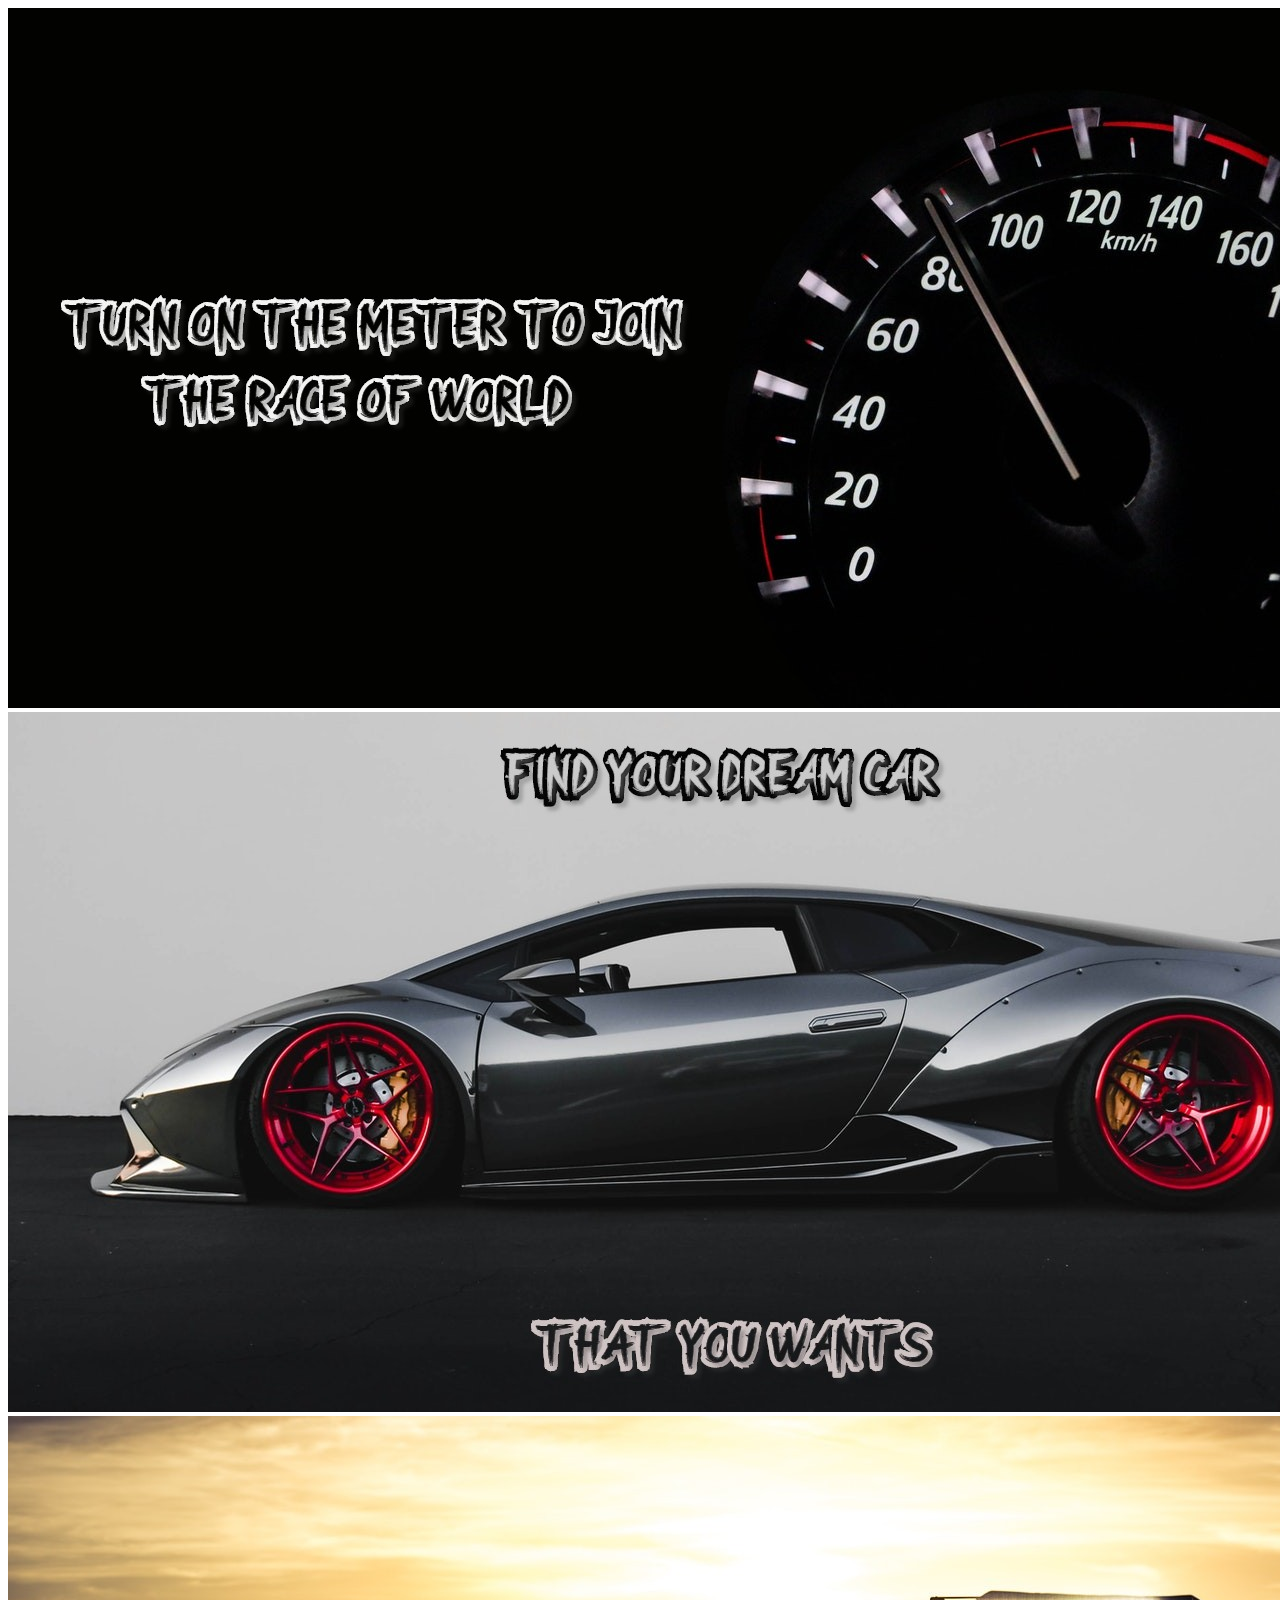
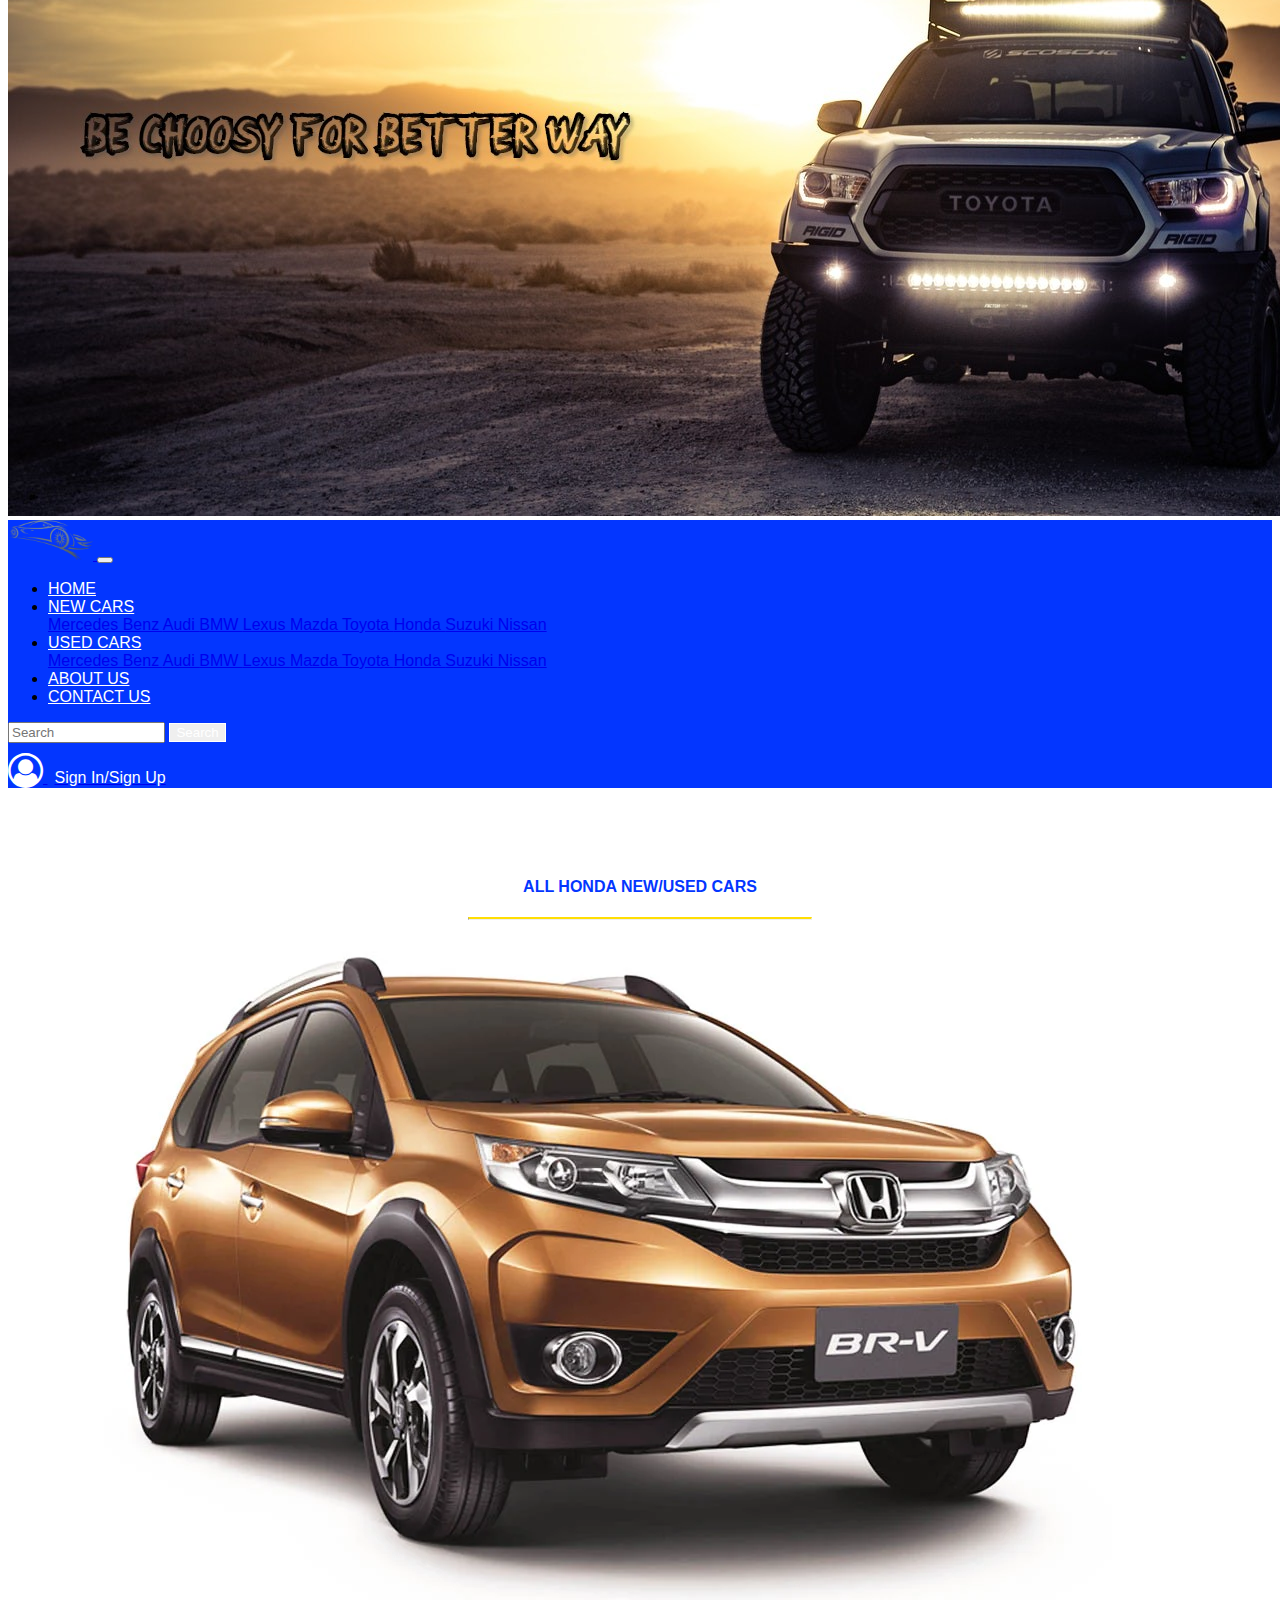
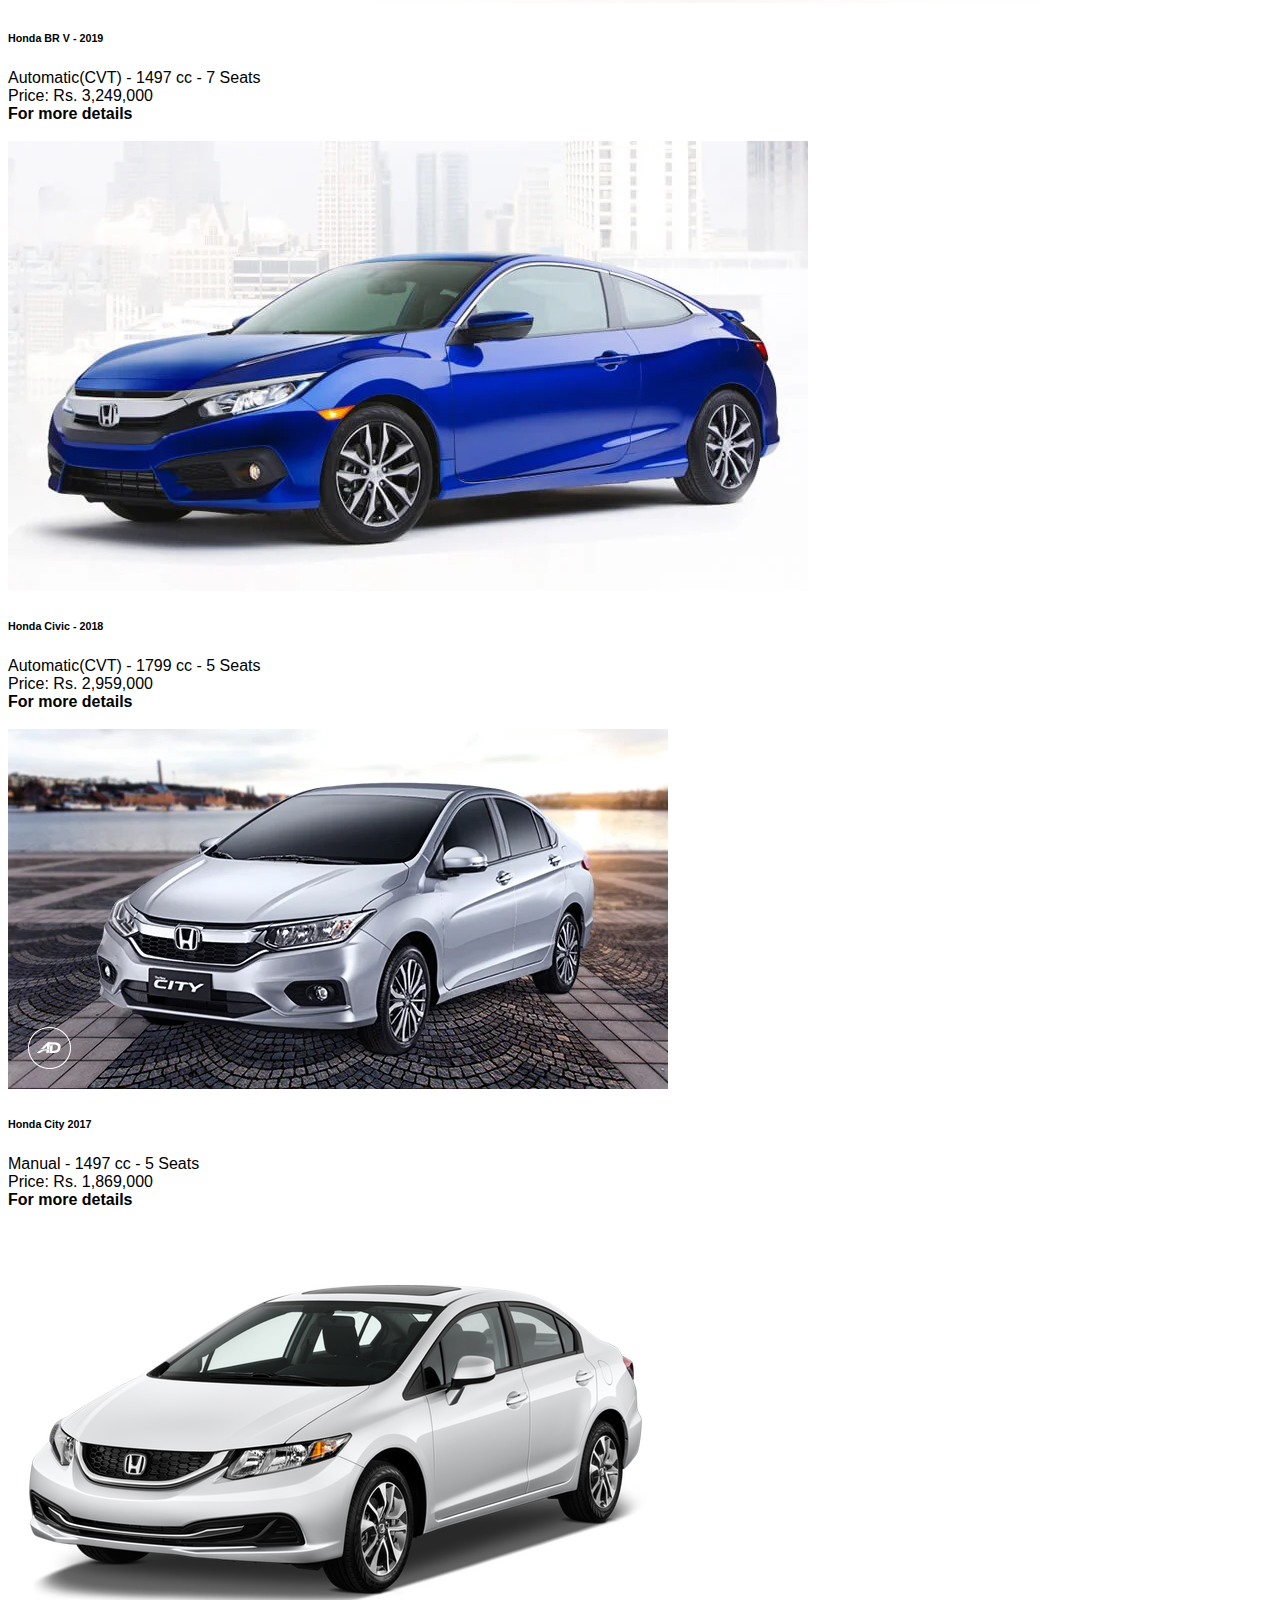
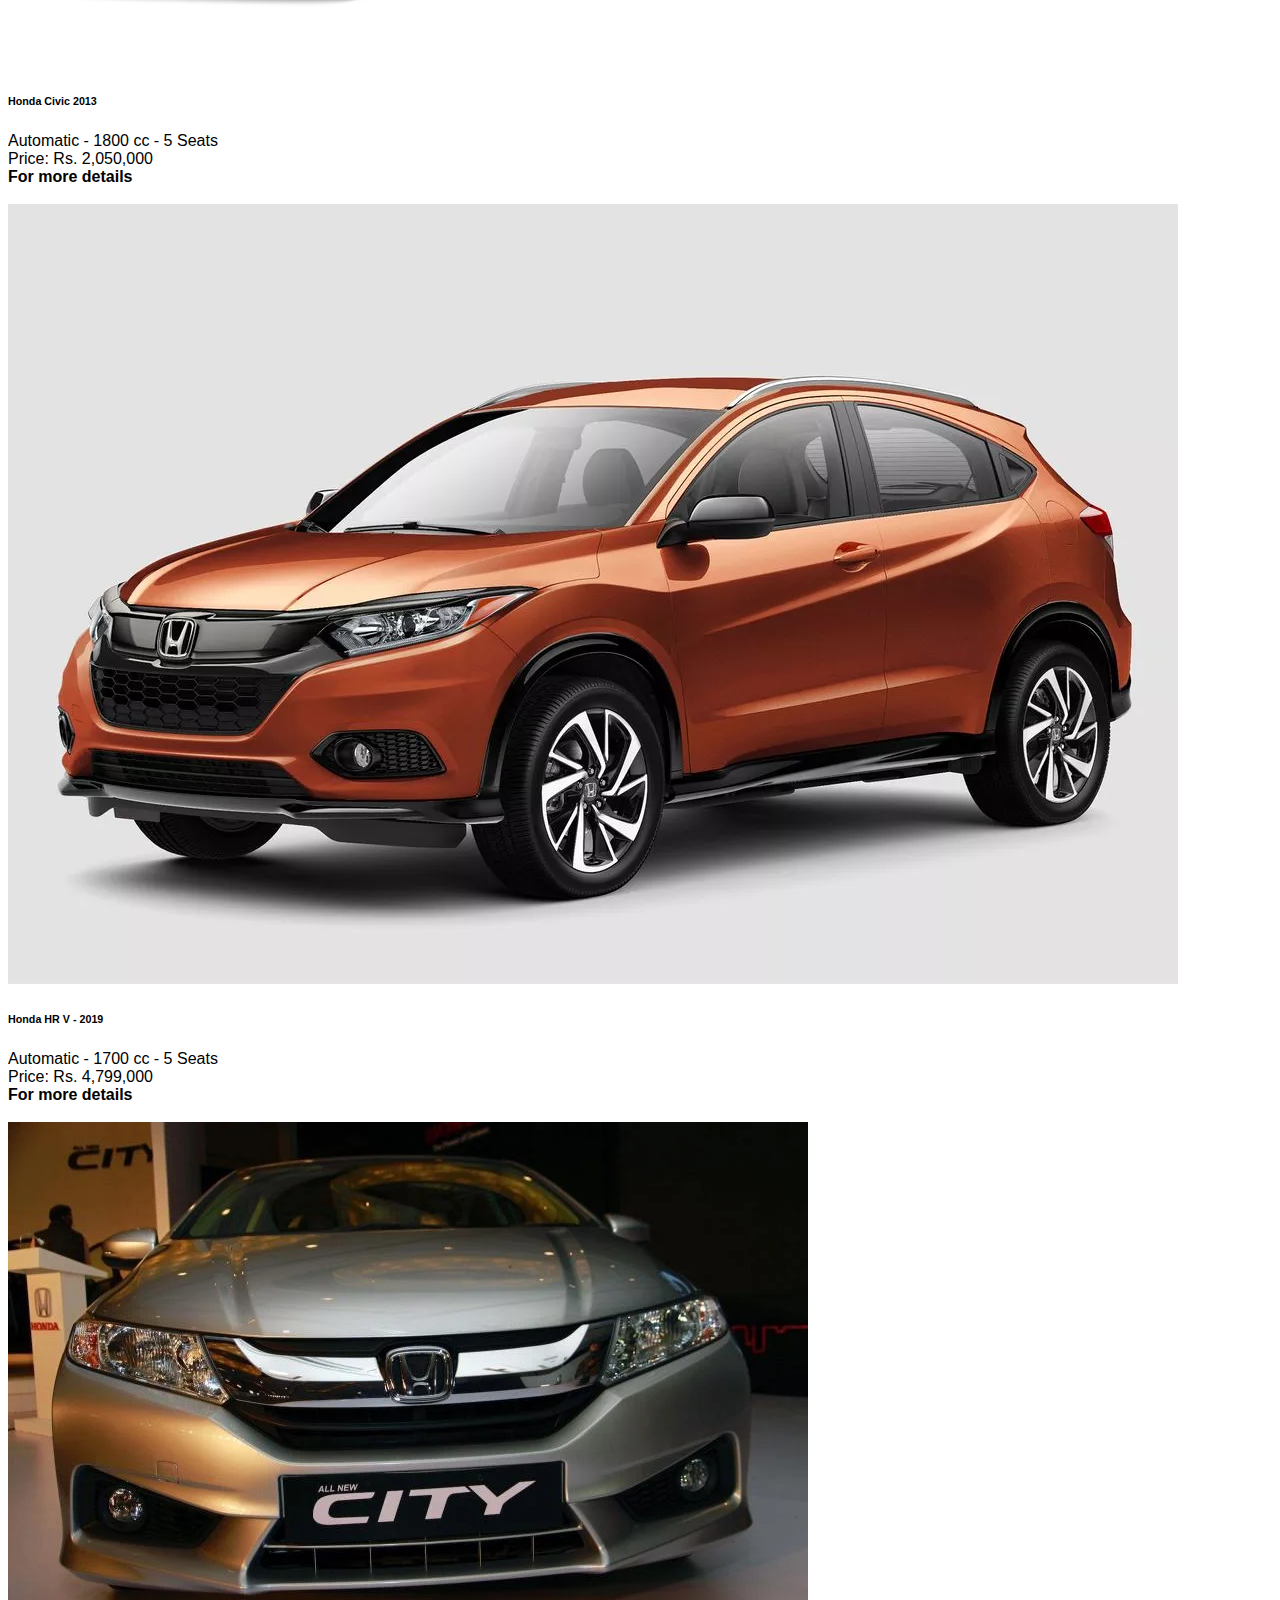
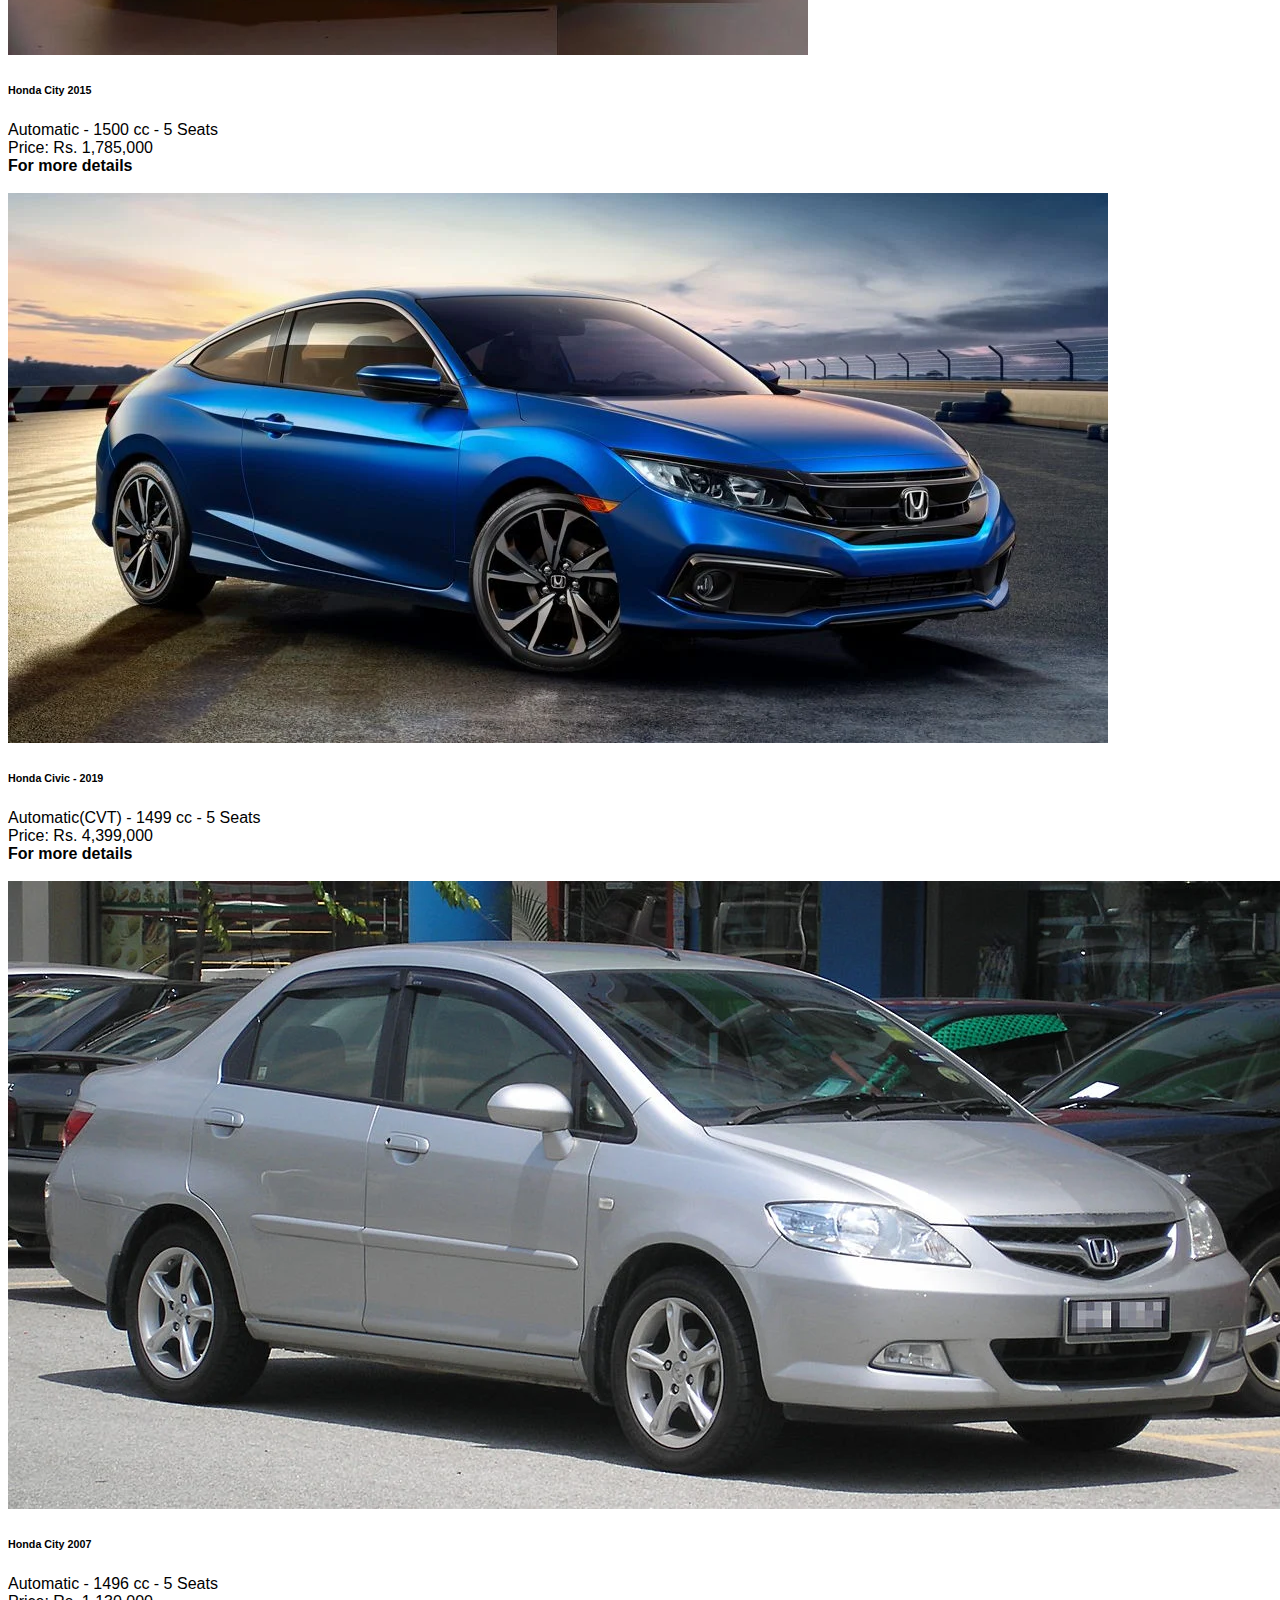
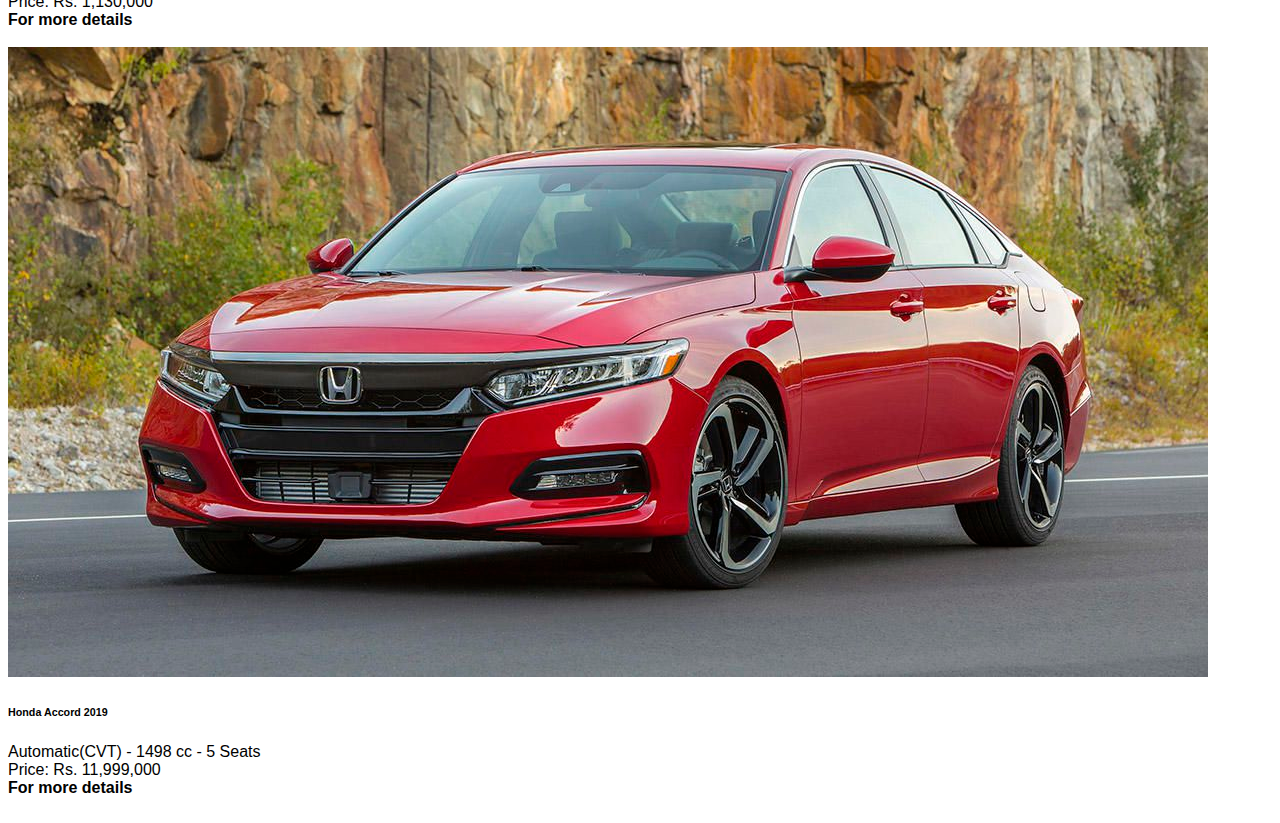
<file: honda.html>
<!DOCTYPE html>
<html lang="en">
<head>
    <meta charset="UTF-8">
    <meta name="viewport" content="width=device-width, initial-scale=1.0">
    <title>Honda Models</title>
    <link rel="stylesheet" href="https://stackpath.bootstrapcdn.com/bootstrap/4.5.0/css/bootstrap.min.css" integrity="sha384-9aIt2nRpC12Uk9gS9baDl411NQApFmC26EwAOH8WgZl5MYYxFfc+NcPb1dKGj7Sk" crossorigin="anonymous">
    <link rel="stylesheet" href="style.css">
    <link rel="stylesheet" href="https://cdnjs.cloudflare.com/ajax/libs/font-awesome/4.7.0/css/font-awesome.min.css">
</head>
<body>
    <div id="carouselExampleFade" class="carousel slide carousel-fade" data-ride="carousel">
        <div class="carousel-inner">
          <div class="carousel-item active">
            <img src="images/slide1.jpg" class="d-block w-100" alt="...">
          </div>
          <div class="carousel-item">
            <img src="images/slide2.jpg" class="d-block w-100" alt="...">
          </div>
          <div class="carousel-item">
            <img src="images/slide3.jpg" class="d-block w-100" alt="...">
          </div>
        </div>
        <a class="carousel-control-prev" href="#carouselExampleFade" role="button" data-slide="prev">
          <span class="carousel-control-prev-icon" aria-hidden="true"></span>
          <span class="sr-only">Previous</span>
        </a>
        <a class="carousel-control-next" href="#carouselExampleFade" role="button" data-slide="next">
          <span class="carousel-control-next-icon" aria-hidden="true"></span>
          <span class="sr-only">Next</span>
        </a>
    </div>
    <nav class="navbar navbar-expand-lg navbar-dark bg-dark">
      <a class="navbar-brand" href="index.html">
        <img src="images/logo.png" width="85" height="40" alt="" loading="lazy">
      </a>
      <button class="navbar-toggler" type="button" data-toggle="collapse" data-target="#navbarNavDropdown" aria-controls="navbarNavDropdown" aria-expanded="false" aria-label="Toggle navigation">
        <span class="navbar-toggler-icon"></span>
      </button>
      <div class="collapse navbar-collapse" id="navbarNavDropdown">
        <ul class="navbar-nav ml-auto mr-auto">
          <li class="nav-item active">
            <a class="nav-link" href="index.html">
              HOME <span class="sr-only">(current)</span>
            </a>
          </li>
          <li class="nav-item dropdown">
            <a class="nav-link dropdown-toggle" href="#" id="navbarDropdownMenuLink" role="button" data-toggle="dropdown" aria-haspopup="true" aria-expanded="false">
              NEW CARS
            </a>
            <div class="dropdown-menu" aria-labelledby="navbarDropdownMenuLink">
              <a class="dropdown-item" href="#">
                Mercedes Benz
              </a>
              <a class="dropdown-item" href="#">
                Audi
              </a>
              <a class="dropdown-item" href="bmw.html">
                BMW
              </a>
              <a class="dropdown-item" href="lexus.html">
                Lexus
              </a>
              <a class="dropdown-item" href="#">
                Mazda
              </a>
              <a class="dropdown-item" href="toyota.html">
                Toyota
              </a>
              <a class="dropdown-item" href="#">
                Honda
              </a>
              <a class="dropdown-item" href="#">
                Suzuki
              </a>
              <a class="dropdown-item" href="#">
                Nissan
              </a>
            </div>
          </li>
          <li class="nav-item dropdown">
            <a class="nav-link dropdown-toggle" href="#" id="navbarDropdownMenuLink" role="button" data-toggle="dropdown" aria-haspopup="true" aria-expanded="false">
              USED CARS
            </a>
            <div class="dropdown-menu" aria-labelledby="navbarDropdownMenuLink">
              <a class="dropdown-item" href="#">
                Mercedes Benz
              </a>
              <a class="dropdown-item" href="#">
                Audi
              </a>
              <a class="dropdown-item" href="bmw.html">
                BMW
              </a>
              <a class="dropdown-item" href="lexus.html">
                Lexus
              </a>
              <a class="dropdown-item" href="#">
                Mazda
              </a>
              <a class="dropdown-item" href="toyota.html">
                Toyota
              </a>
              <a class="dropdown-item" href="#">
                Honda
              </a>
              <a class="dropdown-item" href="#">
                Suzuki
              </a>
              <a class="dropdown-item" href="#">
                Nissan
              </a>
            </div>
          </li>
          <li class="nav-item">
            <a class="nav-link" href="about.html">
              ABOUT US
            </a>
          </li>
          <li class="nav-item">
            <a class="nav-link" href="contact.html">
              CONTACT US
            </a>
          </li>
        </ul>
        <form class="form-inline">
          <input class="form-control mr-sm-2" type="search" placeholder="Search" aria-label="Search">
          <button class="btn btn-outline-success my-2 my-sm-0" type="submit">
            Search
          </button>
        </form>
        <a href="#">
          <i class="fa fa-user-circle-o ml-2" aria-hidden="true"></i>
        </a>
        <a href="#">
          <label style="margin: 7px; color: white;">Sign In/Sign Up</label>
        </a>
      </div>
    </nav>
    <div class="container-fluid contain6">
        <h4 style="text-align: center; font-weight: bold; color:#0336FF;">ALL HONDA NEW/USED CARS</h4>
        <hr align="center" width="27%" style="border-top: 2px solid #ffde03;">
        <div class="row mt-5">
            <div class="col-lg-4 col-md-4 col-sm-12 col-xs-12 box3">
                <div class="card">
                    <img src="images/honda/1.webp" class="card-img-top img-responsive" alt="...">
                    <div class="card-body">
                      <h6 class="card-title" style="font-weight: bold;">Honda BR V - 2019</h6>
                      <span>Automatic(CVT) - 1497 cc - 7 Seats</span><br>
                      <span>Price: Rs. 3,249,000</span><br>
                      <div class="mt-3">
                        <span style="font-weight: bold;">For more details</span><br>
                        <a href="#" class="btn btn-primary">Contact With Dealer</a>
                      </div>  
                    </div>
                  </div>
            </div>
            <div class="col-lg-4 col-md-4 col-sm-12 col-xs-12 box3">
                <div class="card">
                    <img src="images/honda/3.webp" class="card-img-top" alt="...">
                    <div class="card-body">
                        <h6 class="card-title" style="font-weight: bold;">Honda Civic - 2018</h6>
                        <span>Automatic(CVT) - 1799 cc - 5 Seats</span><br>
                        <span>Price: Rs. 2,959,000</span><br>
                      <div class="mt-3">
                        <span style="font-weight: bold;">For more details</span><br>
                        <a href="#" class="btn btn-primary">Contact With Dealer</a>
                      </div>  
                    </div>
                  </div>
            </div>
            <div class="col-lg-4 col-md-4 col-sm-12 col-xs-12 box3">
                <div class="card">
                    <img src="images/honda/2.webp" class="card-img-top" alt="...">
                    <div class="card-body">
                        <h6 class="card-title mt-2" style="font-weight: bold;">Honda City 2017</h6>
                        <span>Manual - 1497 cc - 5 Seats</span><br>
                        <span>Price: Rs. 1,869,000</span><br>
                      <div class="mt-3">
                        <span style="font-weight: bold;">For more details</span><br>
                        <a href="#" class="btn btn-primary">Contact With Dealer</a>
                      </div>  
                    </div>
                  </div>
            </div>
        </div>
        <div class="row mt-5">
            <div class="col-lg-4 col-md-4 col-sm-12 col-xs-12 box3">
                <div class="card">
                    <img src="images/honda/4.webp" class="card-img-top" alt="...">
                    <div class="card-body">
                        <h6 class="card-title" style="font-weight: bold;">Honda Civic 2013</h6>
                        <span>Automatic - 1800 cc - 5 Seats</span><br>
                        <span>Price: Rs. 2,050,000</span><br>
                      <div class="mt-3">
                        <span style="font-weight: bold;">For more details</span><br>
                        <a href="#" class="btn btn-primary">Contact With Dealer</a>
                      </div>  
                    </div>
                  </div>
            </div>
            <div class="col-lg-4 col-md-4 col-sm-12 col-xs-12 box3">
                <div class="card">
                    <img src="images/honda/5.jpg" class="card-img-top" alt="...">
                    <div class="card-body">
                        <h6 class="card-title" style="font-weight: bold;">Honda HR V - 2019</h6>
                        <span>Automatic - 1700 cc - 5 Seats</span><br>
                        <span>Price: Rs. 4,799,000</span><br>
                      <div class="mt-3">
                        <span style="font-weight: bold;">For more details</span><br>
                        <a href="#" class="btn btn-primary">Contact With Dealer</a>
                      </div>  
                    </div>
                  </div>
            </div>
            <div class="col-lg-4 col-md-4 col-sm-12 col-xs-12 box3">
                <div class="card">
                    <img src="images/honda/6.webp" class="card-img-top" alt="...">
                    <div class="card-body">
                        <h6 class="card-title" style="font-weight: bold;">Honda City 2015</h6>
                        <span>Automatic - 1500 cc - 5 Seats</span><br>
                        <span>Price: Rs. 1,785,000</span><br>
                      <div class="mt-3">
                        <span style="font-weight: bold;">For more details</span><br>
                        <a href="#" class="btn btn-primary">Contact With Dealer</a>
                      </div>  
                    </div>
                  </div>
            </div>
        </div>
        <div class="row mt-5">
          <div class="col-lg-4 col-md-4 col-sm-12 col-xs-12 box3">
              <div class="card">
                  <img src="images/honda/7.webp" class="card-img-top" alt="...">
                  <div class="card-body">
                    <h6 class="card-title mt-3" style="font-weight: bold;">Honda Civic - 2019</h6>
                    <span>Automatic(CVT) - 1499 cc - 5 Seats</span><br>
                    <span>Price: Rs. 4,399,000</span><br>
                    <div class="mt-3">
                      <span style="font-weight: bold;">For more details</span><br>
                      <a href="#" class="btn btn-primary">Contact With Dealer</a>
                    </div>  
                  </div>
                </div>
          </div>
          <div class="col-lg-4 col-md-4 col-sm-12 col-xs-12 box3">
              <div class="card">
                  <img src="images/honda/8.webp" class="card-img-top" alt="...">
                  <div class="card-body">
                    <h6 class="card-title mt-3" style="font-weight: bold;">Honda City 2007</h6>
                    <span>Automatic - 1496 cc - 5 Seats</span><br>
                    <span>Price: Rs. 1,130,000</span><br>
                    <div class="mt-3">
                      <span style="font-weight: bold;">For more details</span><br>
                      <a href="#" class="btn btn-primary">Contact With Dealer</a>
                    </div>  
                  </div>
                </div>
          </div>
          <div class="col-lg-4 col-md-4 col-sm-12 col-xs-12 box3">
              <div class="card">
                  <img src="images/honda/9.jpg" class="card-img-top" alt="...">
                  <div class="card-body">
                    <h6 class="card-title" style="font-weight: bold;">Honda Accord 2019</h6>
                    <span>Automatic(CVT) - 1498 cc - 5 Seats</span><br>
                    <span>Price: Rs. 11,999,000</span><br>
                    <div class="mt-3">
                      <span style="font-weight: bold;">For more details</span><br>
                      <a href="#" class="btn btn-primary">Contact With Dealer</a>
                    </div>  
                  </div>
                </div>
          </div>
      </div>

<script src="https://code.jquery.com/jquery-3.5.1.slim.min.js" integrity="sha384-DfXdz2htPH0lsSSs5nCTpuj/zy4C+OGpamoFVy38MVBnE+IbbVYUew+OrCXaRkfj" crossorigin="anonymous"></script>
<script src="https://cdn.jsdelivr.net/npm/popper.js@1.16.0/dist/umd/popper.min.js" integrity="sha384-Q6E9RHvbIyZFJoft+2mJbHaEWldlvI9IOYy5n3zV9zzTtmI3UksdQRVvoxMfooAo" crossorigin="anonymous"></script>
<script src="https://stackpath.bootstrapcdn.com/bootstrap/4.5.0/js/bootstrap.min.js" integrity="sha384-OgVRvuATP1z7JjHLkuOU7Xw704+h835Lr+6QL9UvYjZE3Ipu6Tp75j7Bh/kR0JKI" crossorigin="anonymous"></script>    
</body>
</html>
</file>
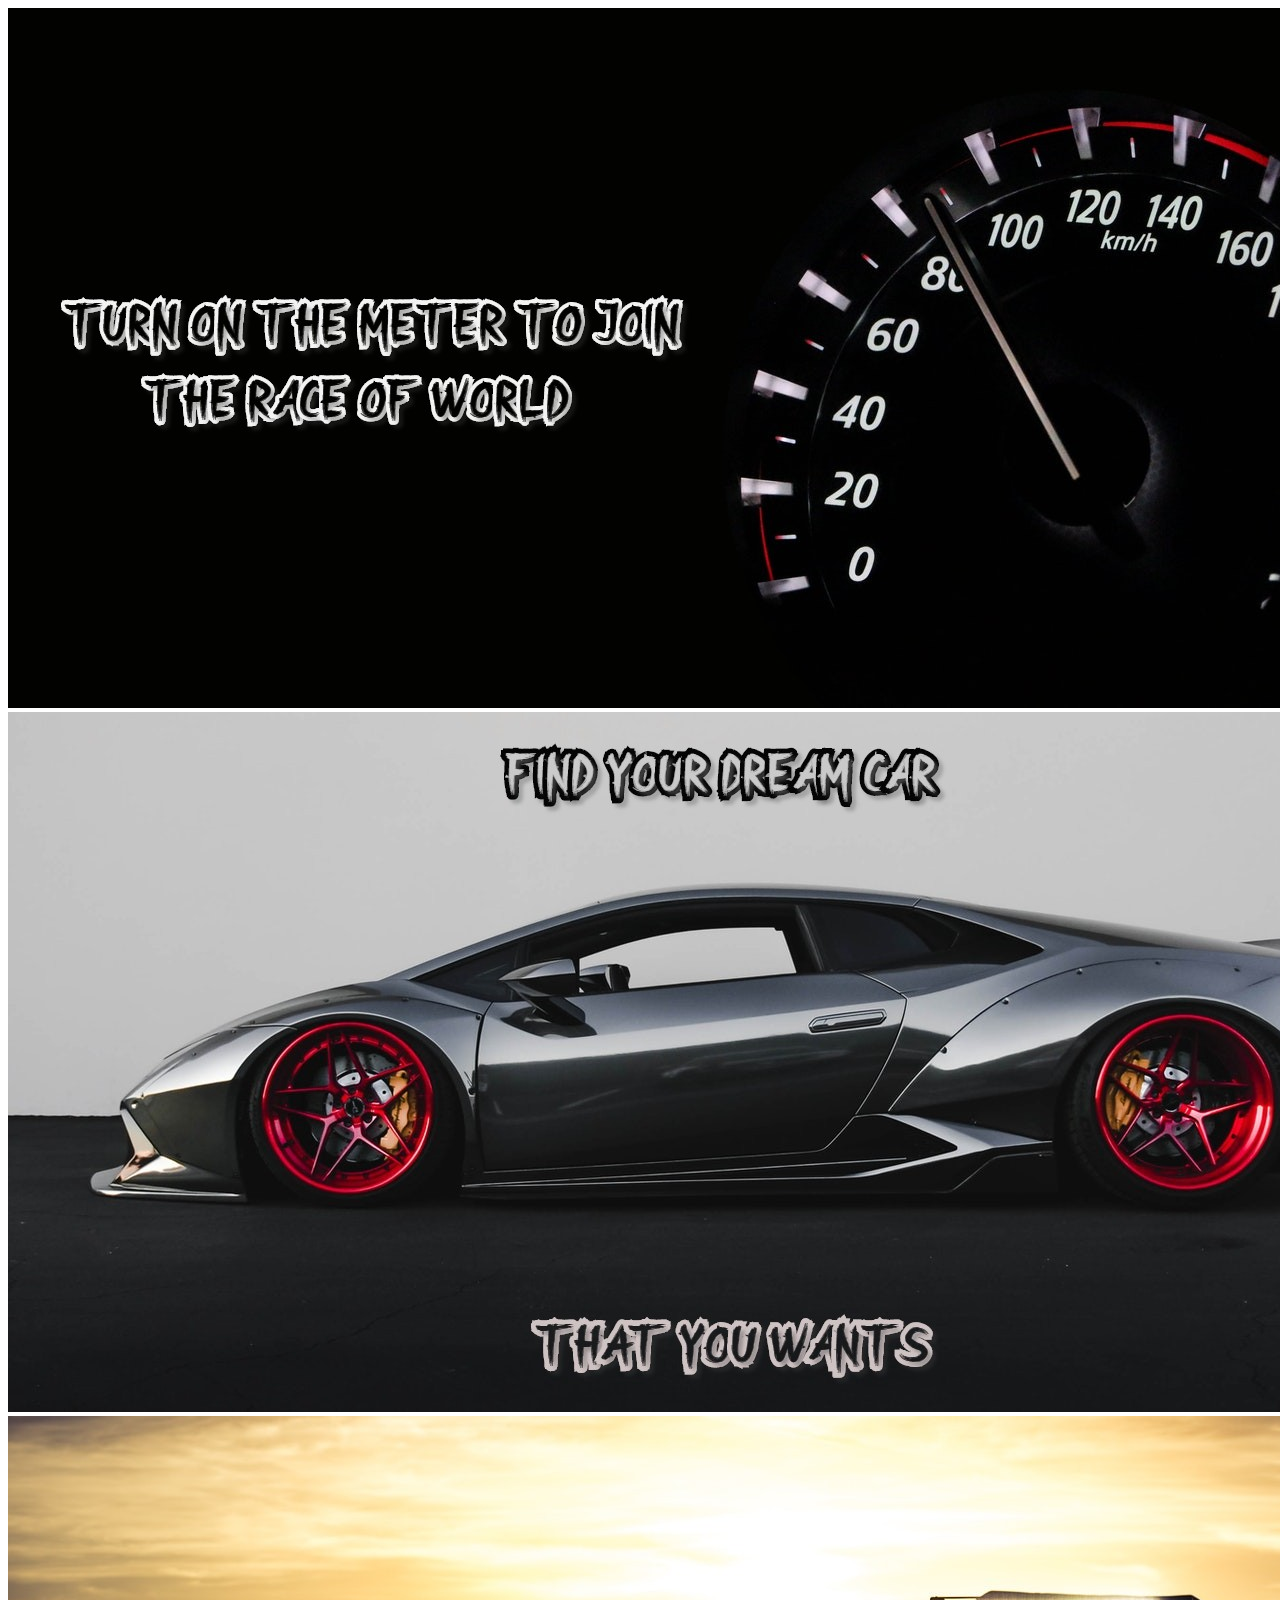
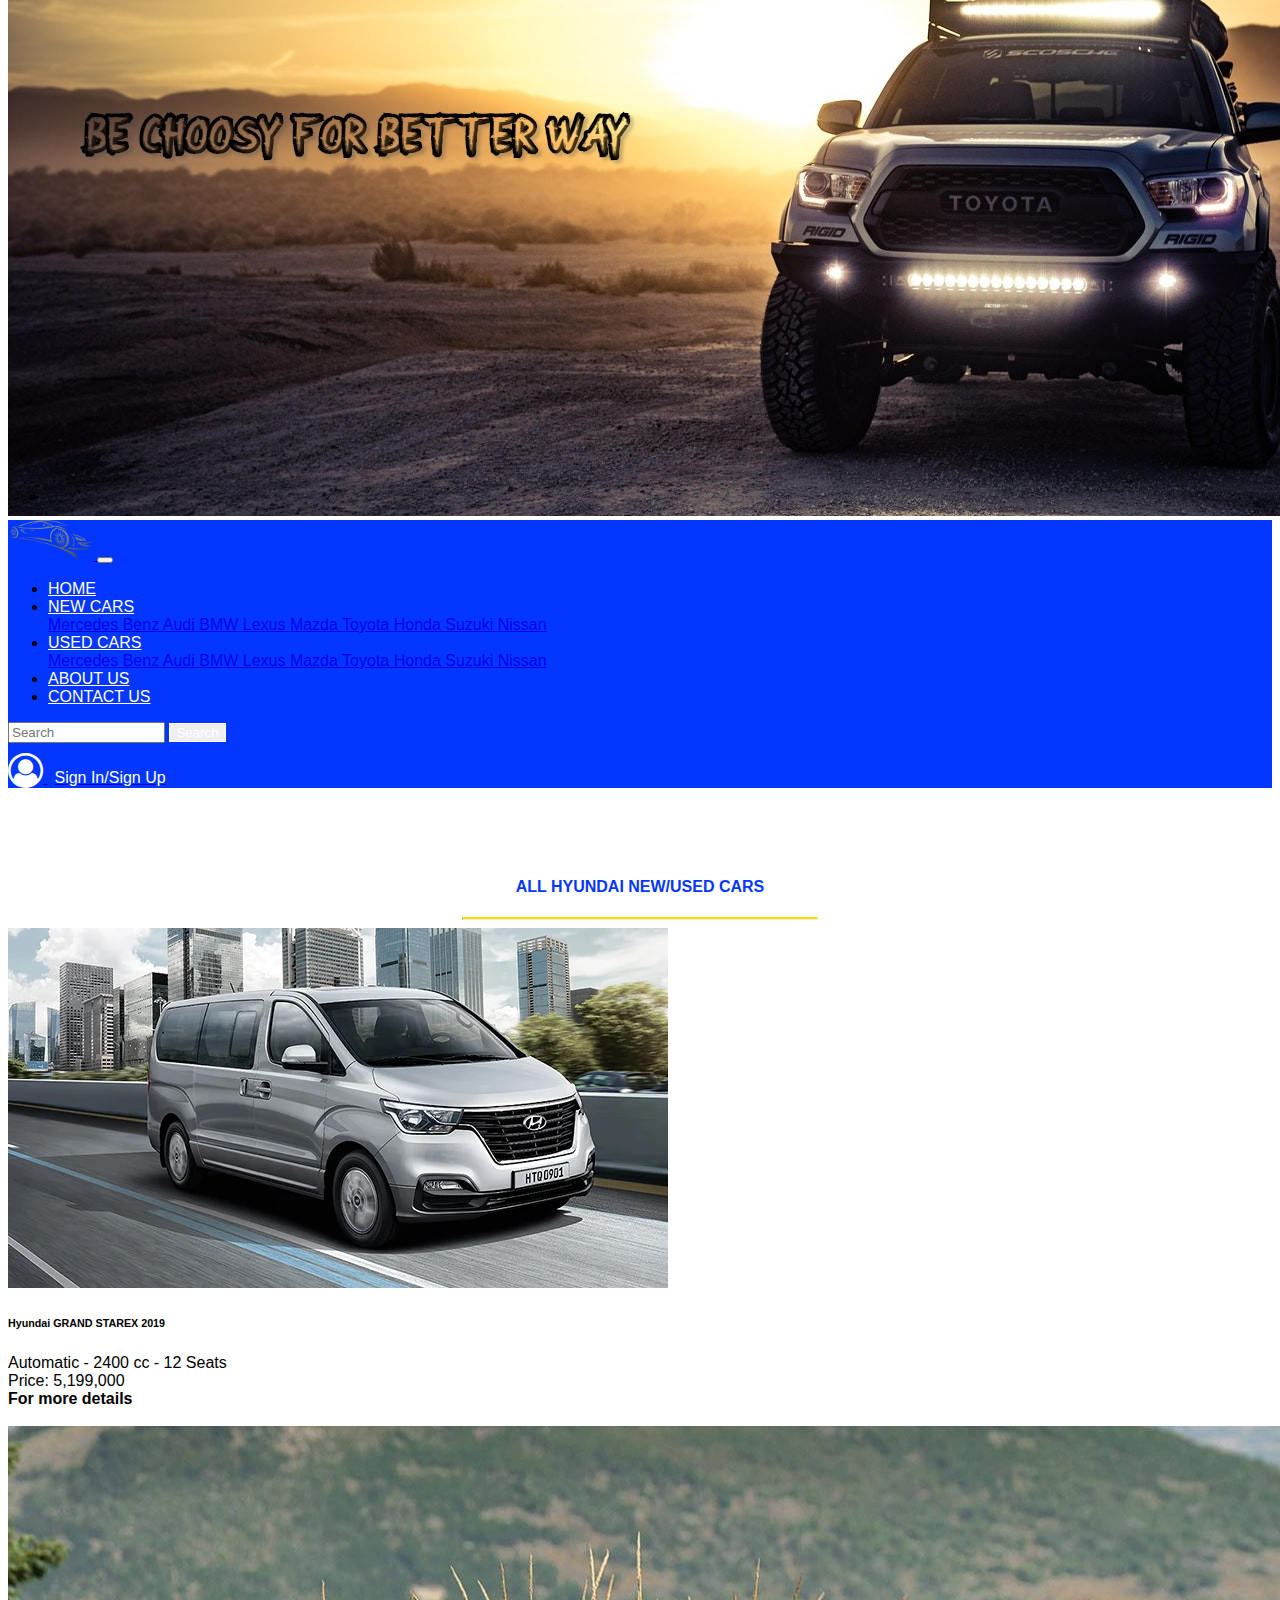
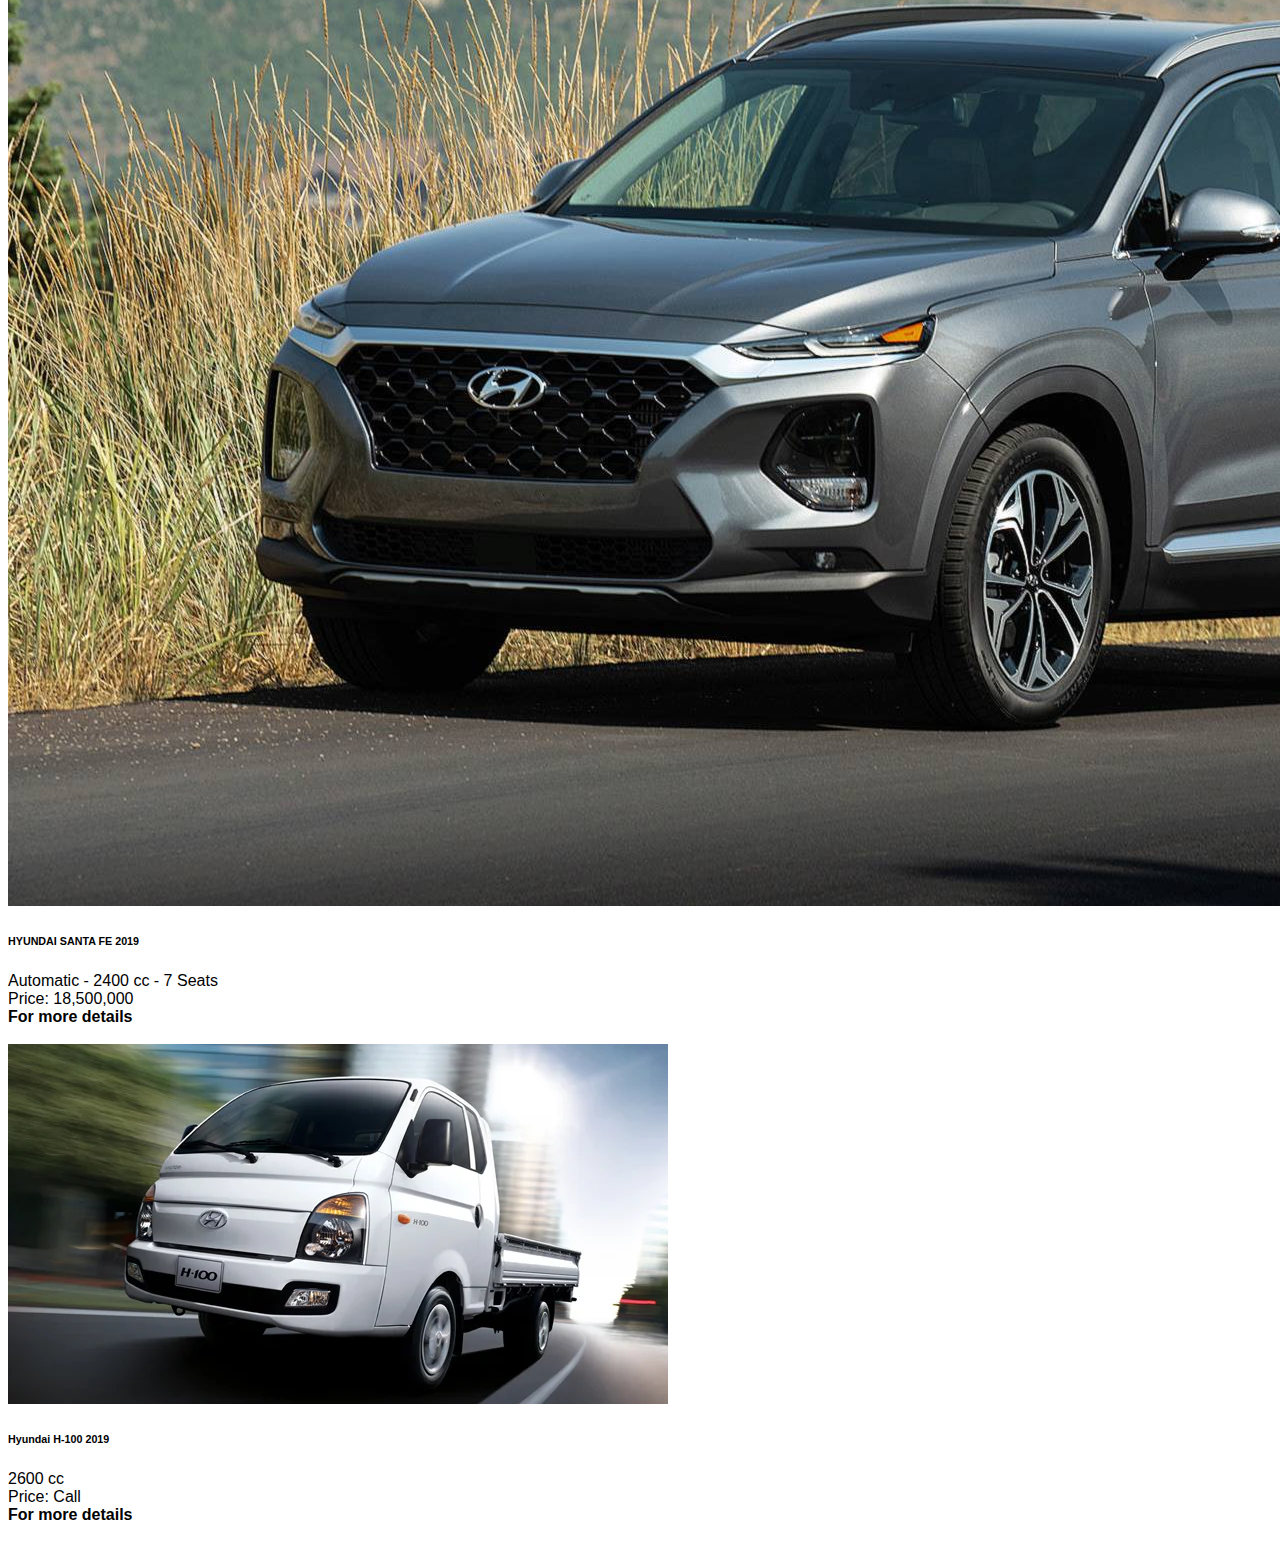
<file: hyundai.html>
<!DOCTYPE html>
<html lang="en">
<head>
    <meta charset="UTF-8">
    <meta name="viewport" content="width=device-width, initial-scale=1.0">
    <title>Hyundai Models</title>
    <link rel="stylesheet" href="https://stackpath.bootstrapcdn.com/bootstrap/4.5.0/css/bootstrap.min.css" integrity="sha384-9aIt2nRpC12Uk9gS9baDl411NQApFmC26EwAOH8WgZl5MYYxFfc+NcPb1dKGj7Sk" crossorigin="anonymous">
    <link rel="stylesheet" href="style.css">
    <link rel="stylesheet" href="https://cdnjs.cloudflare.com/ajax/libs/font-awesome/4.7.0/css/font-awesome.min.css">
</head>
<body>
    <div id="carouselExampleFade" class="carousel slide carousel-fade" data-ride="carousel">
        <div class="carousel-inner">
          <div class="carousel-item active">
            <img src="images/slide1.jpg" class="d-block w-100" alt="...">
          </div>
          <div class="carousel-item">
            <img src="images/slide2.jpg" class="d-block w-100" alt="...">
          </div>
          <div class="carousel-item">
            <img src="images/slide3.jpg" class="d-block w-100" alt="...">
          </div>
        </div>
        <a class="carousel-control-prev" href="#carouselExampleFade" role="button" data-slide="prev">
          <span class="carousel-control-prev-icon" aria-hidden="true"></span>
          <span class="sr-only">Previous</span>
        </a>
        <a class="carousel-control-next" href="#carouselExampleFade" role="button" data-slide="next">
          <span class="carousel-control-next-icon" aria-hidden="true"></span>
          <span class="sr-only">Next</span>
        </a>
    </div>
    <nav class="navbar navbar-expand-lg navbar-dark bg-dark">
      <a class="navbar-brand" href="index.html">
        <img src="images/logo.png" width="85" height="40" alt="" loading="lazy">
      </a>
      <button class="navbar-toggler" type="button" data-toggle="collapse" data-target="#navbarNavDropdown" aria-controls="navbarNavDropdown" aria-expanded="false" aria-label="Toggle navigation">
        <span class="navbar-toggler-icon"></span>
      </button>
      <div class="collapse navbar-collapse" id="navbarNavDropdown">
        <ul class="navbar-nav ml-auto mr-auto">
          <li class="nav-item active">
            <a class="nav-link" href="index.html">
              HOME <span class="sr-only">(current)</span>
            </a>
          </li>
          <li class="nav-item dropdown">
            <a class="nav-link dropdown-toggle" href="#" id="navbarDropdownMenuLink" role="button" data-toggle="dropdown" aria-haspopup="true" aria-expanded="false">
              NEW CARS
            </a>
            <div class="dropdown-menu" aria-labelledby="navbarDropdownMenuLink">
              <a class="dropdown-item" href="#">
                Mercedes Benz
              </a>
              <a class="dropdown-item" href="#">
                Audi
              </a>
              <a class="dropdown-item" href="bmw.html">
                BMW
              </a>
              <a class="dropdown-item" href="lexus.html">
                Lexus
              </a>
              <a class="dropdown-item" href="#">
                Mazda
              </a>
              <a class="dropdown-item" href="toyota.html">
                Toyota
              </a>
              <a class="dropdown-item" href="#">
                Honda
              </a>
              <a class="dropdown-item" href="#">
                Suzuki
              </a>
              <a class="dropdown-item" href="#">
                Nissan
              </a>
            </div>
          </li>
          <li class="nav-item dropdown">
            <a class="nav-link dropdown-toggle" href="#" id="navbarDropdownMenuLink" role="button" data-toggle="dropdown" aria-haspopup="true" aria-expanded="false">
              USED CARS
            </a>
            <div class="dropdown-menu" aria-labelledby="navbarDropdownMenuLink">
              <a class="dropdown-item" href="#">
                Mercedes Benz
              </a>
              <a class="dropdown-item" href="#">
                Audi
              </a>
              <a class="dropdown-item" href="bmw.html">
                BMW
              </a>
              <a class="dropdown-item" href="lexus.html">
                Lexus
              </a>
              <a class="dropdown-item" href="#">
                Mazda
              </a>
              <a class="dropdown-item" href="toyota.html">
                Toyota
              </a>
              <a class="dropdown-item" href="#">
                Honda
              </a>
              <a class="dropdown-item" href="#">
                Suzuki
              </a>
              <a class="dropdown-item" href="#">
                Nissan
              </a>
            </div>
          </li>
          <li class="nav-item">
            <a class="nav-link" href="about.html">
              ABOUT US
            </a>
          </li>
          <li class="nav-item">
            <a class="nav-link" href="contact.html">
              CONTACT US
            </a>
          </li>
        </ul>
        <form class="form-inline">
          <input class="form-control mr-sm-2" type="search" placeholder="Search" aria-label="Search">
          <button class="btn btn-outline-success my-2 my-sm-0" type="submit">
            Search
          </button>
        </form>
        <a href="#">
          <i class="fa fa-user-circle-o ml-2" aria-hidden="true"></i>
        </a>
        <a href="#">
          <label style="margin: 7px; color: white;">Sign In/Sign Up</label>
        </a>
      </div>
    </nav>
    <div class="container-fluid contain6">
        <h4 style="text-align: center; font-weight: bold; color:#0336FF;">ALL HYUNDAI NEW/USED CARS</h4>
        <hr align="center" width="28%" style="border-top: 2px solid #ffde03;">
        <div class="row mt-5">
            <div class="col-lg-4 col-md-4 col-sm-12 col-xs-12 box3">
                <div class="card">
                    <img src="images/hyundai/1.webp" class="card-img-top img-responsive" alt="...">
                    <div class="card-body">
                      <h6 class="card-title" style="font-weight: bold;">Hyundai GRAND STAREX 2019</h6>
                      <span>Automatic - 2400 cc - 12 Seats</span><br>
                      <span>Price: 5,199,000</span><br>
                      <div class="mt-3">
                        <span style="font-weight: bold;">For more details</span><br>
                        <a href="#" class="btn btn-primary">Contact With Dealer</a>
                      </div>  
                    </div>
                  </div>
            </div>
            <div class="col-lg-4 col-md-4 col-sm-12 col-xs-12 box3">
                <div class="card">
                    <img src="images/hyundai/2.jpg" class="card-img-top" alt="...">
                    <div class="card-body">
                        <h6 class="card-title" style="font-weight: bold;">HYUNDAI SANTA FE 2019</h6>
                        <span>Automatic - 2400 cc - 7 Seats</span><br>
                        <span>Price: 18,500,000</span><br>
                      <div class="mt-3">
                        <span style="font-weight: bold;">For more details</span><br>
                        <a href="#" class="btn btn-primary">Contact With Dealer</a>
                      </div>  
                    </div>
                  </div>
            </div>
            <div class="col-lg-4 col-md-4 col-sm-12 col-xs-12 box3">
                <div class="card">
                    <img src="images/hyundai/3.webp" class="card-img-top" alt="...">
                    <div class="card-body">
                        <h6 class="card-title" style="font-weight: bold;">Hyundai H-100 2019</h6>
                        <span>2600 cc</span><br>
                        <span>Price: Call</span><br>
                      <div class="mt-3">
                        <span style="font-weight: bold;">For more details</span><br>
                        <a href="#" class="btn btn-primary">Contact With Dealer</a>
                      </div>  
                    </div>
                  </div>
            </div>
        </div>
        </div>

<script src="https://code.jquery.com/jquery-3.5.1.slim.min.js" integrity="sha384-DfXdz2htPH0lsSSs5nCTpuj/zy4C+OGpamoFVy38MVBnE+IbbVYUew+OrCXaRkfj" crossorigin="anonymous"></script>
<script src="https://cdn.jsdelivr.net/npm/popper.js@1.16.0/dist/umd/popper.min.js" integrity="sha384-Q6E9RHvbIyZFJoft+2mJbHaEWldlvI9IOYy5n3zV9zzTtmI3UksdQRVvoxMfooAo" crossorigin="anonymous"></script>
<script src="https://stackpath.bootstrapcdn.com/bootstrap/4.5.0/js/bootstrap.min.js" integrity="sha384-OgVRvuATP1z7JjHLkuOU7Xw704+h835Lr+6QL9UvYjZE3Ipu6Tp75j7Bh/kR0JKI" crossorigin="anonymous"></script>    
</body>
</html>
</file>
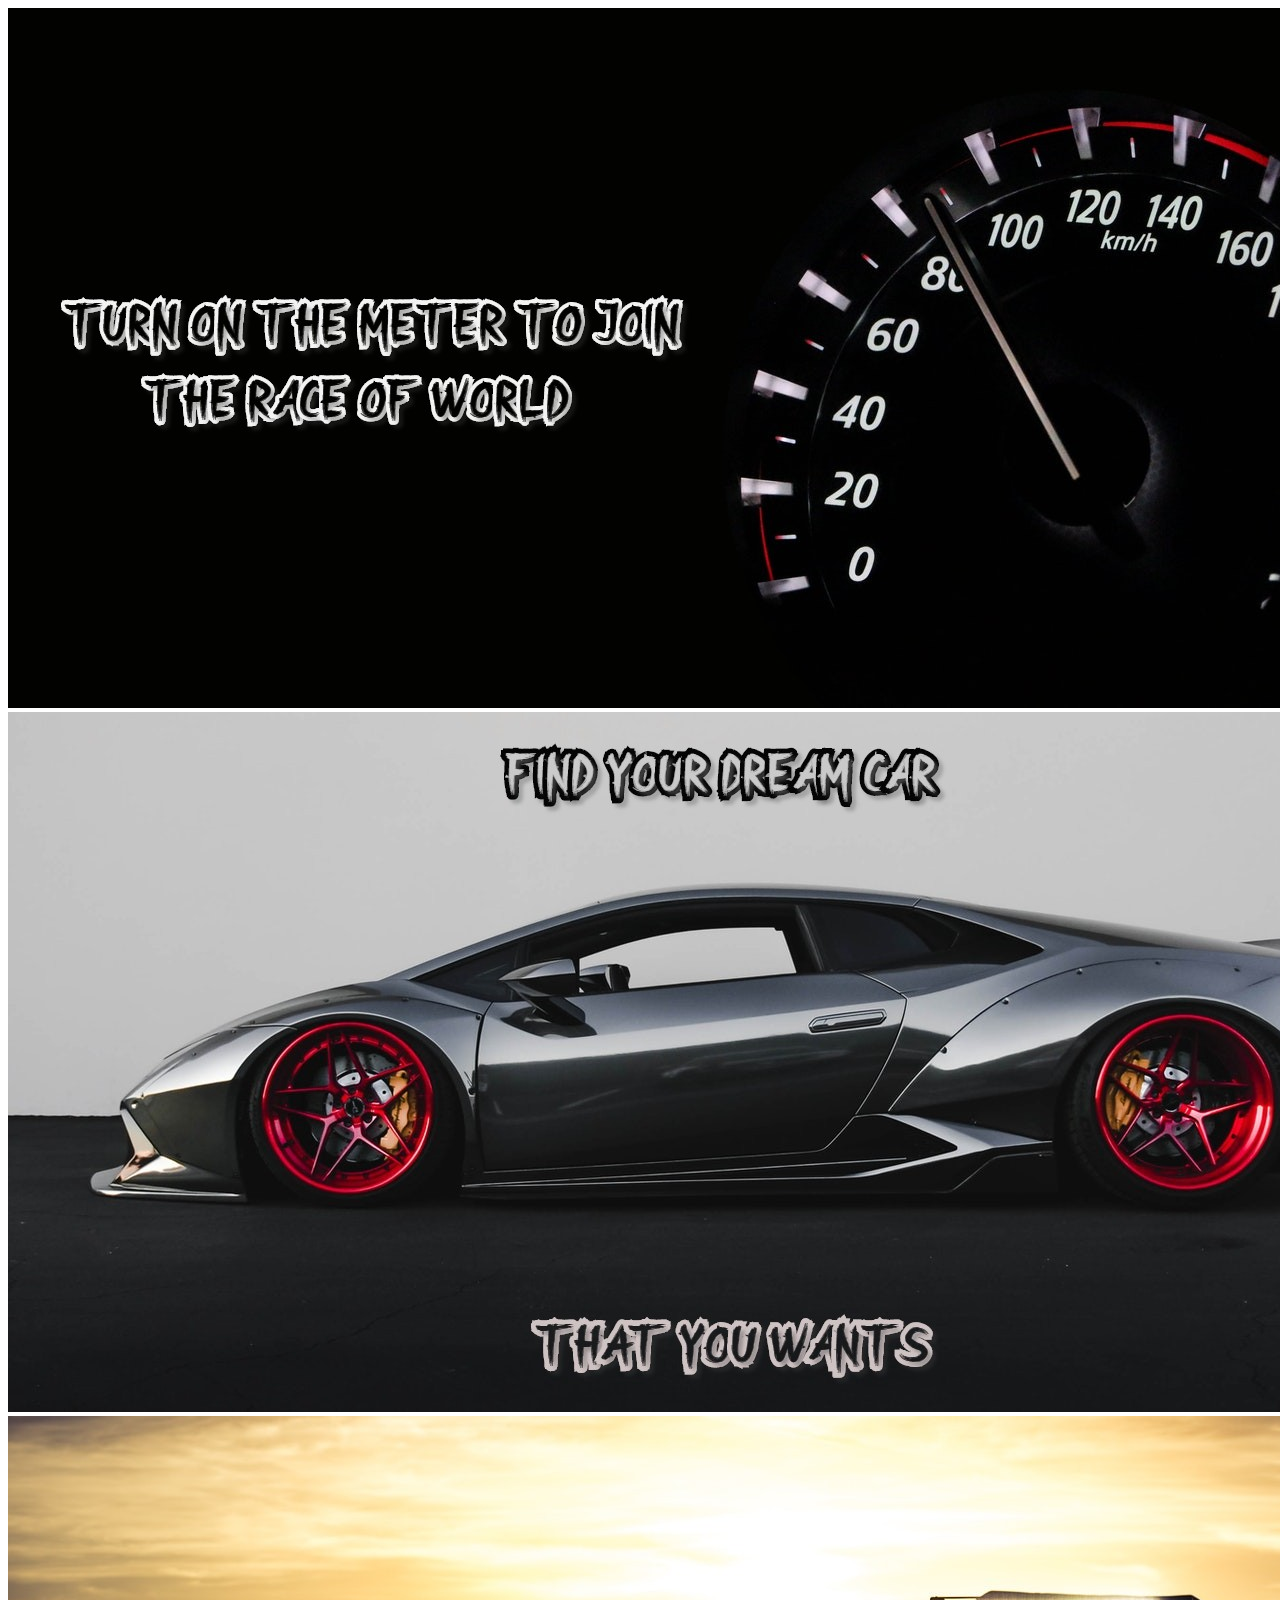
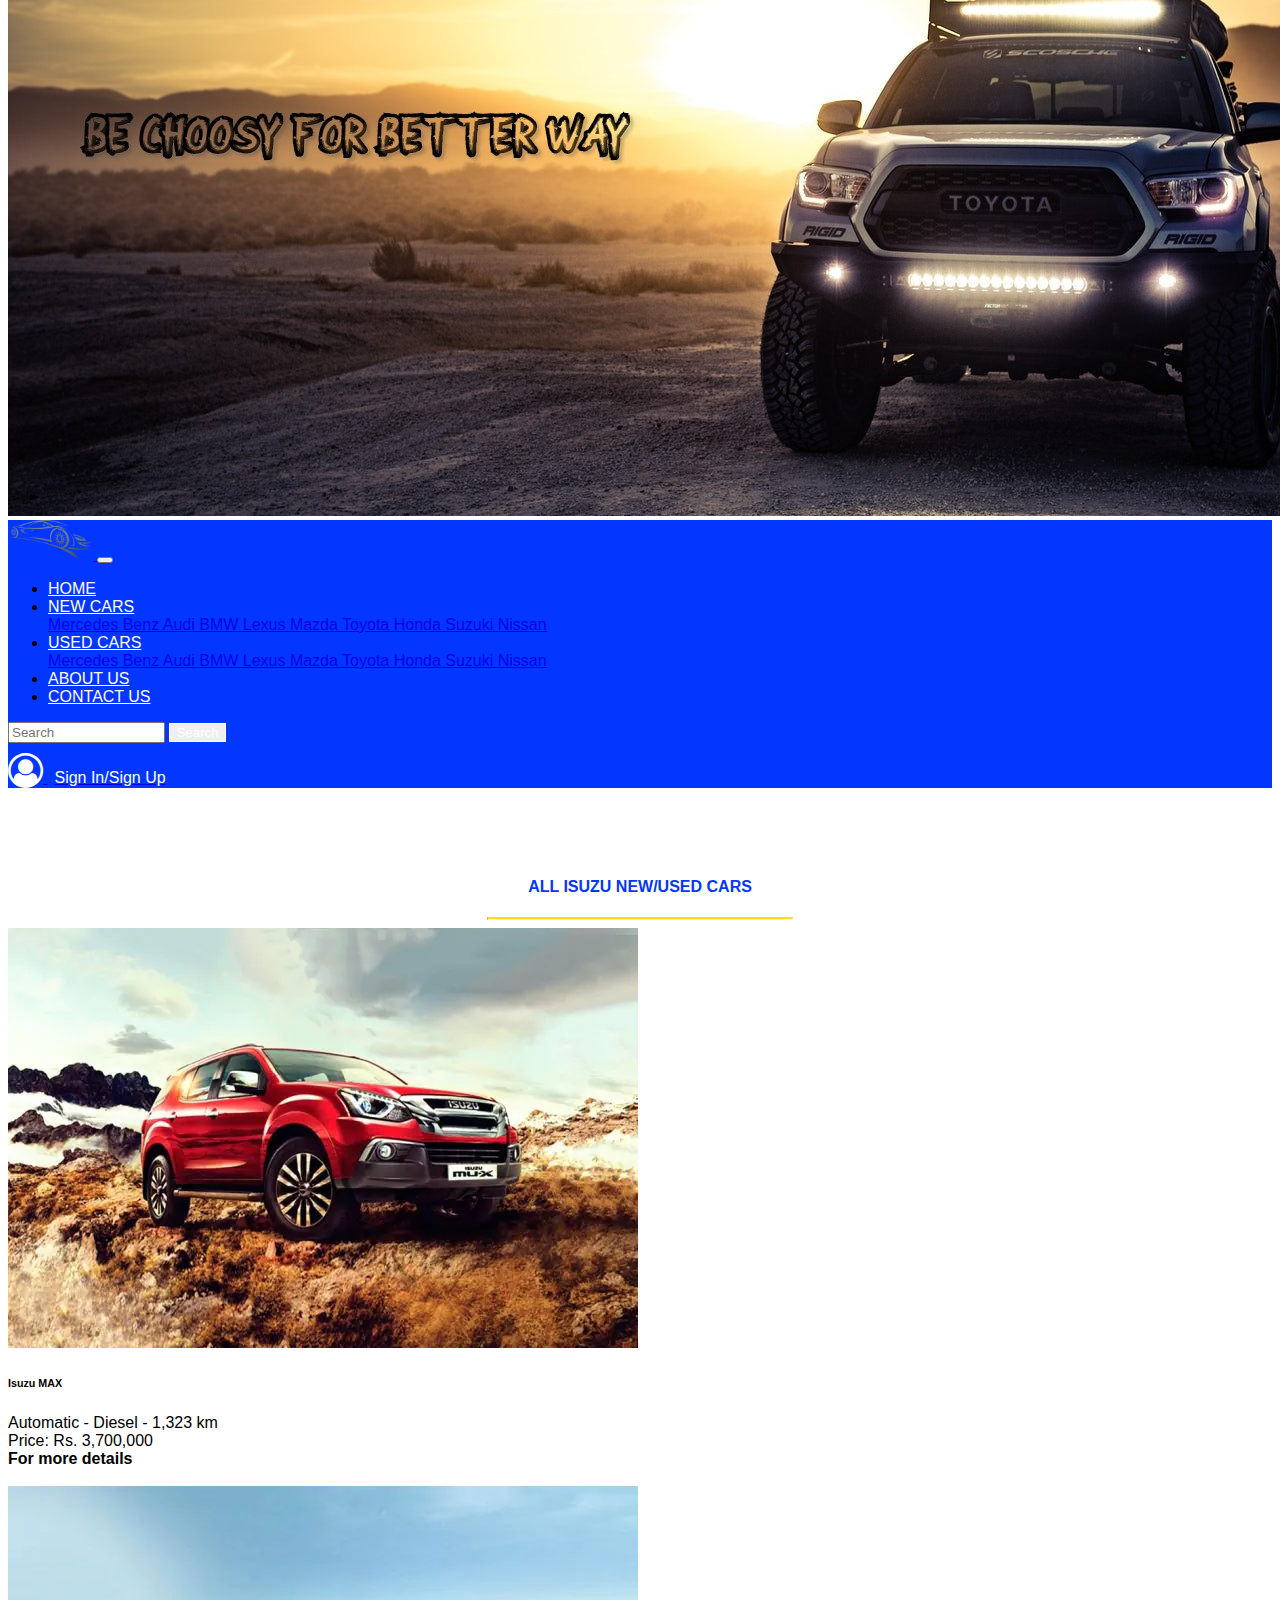
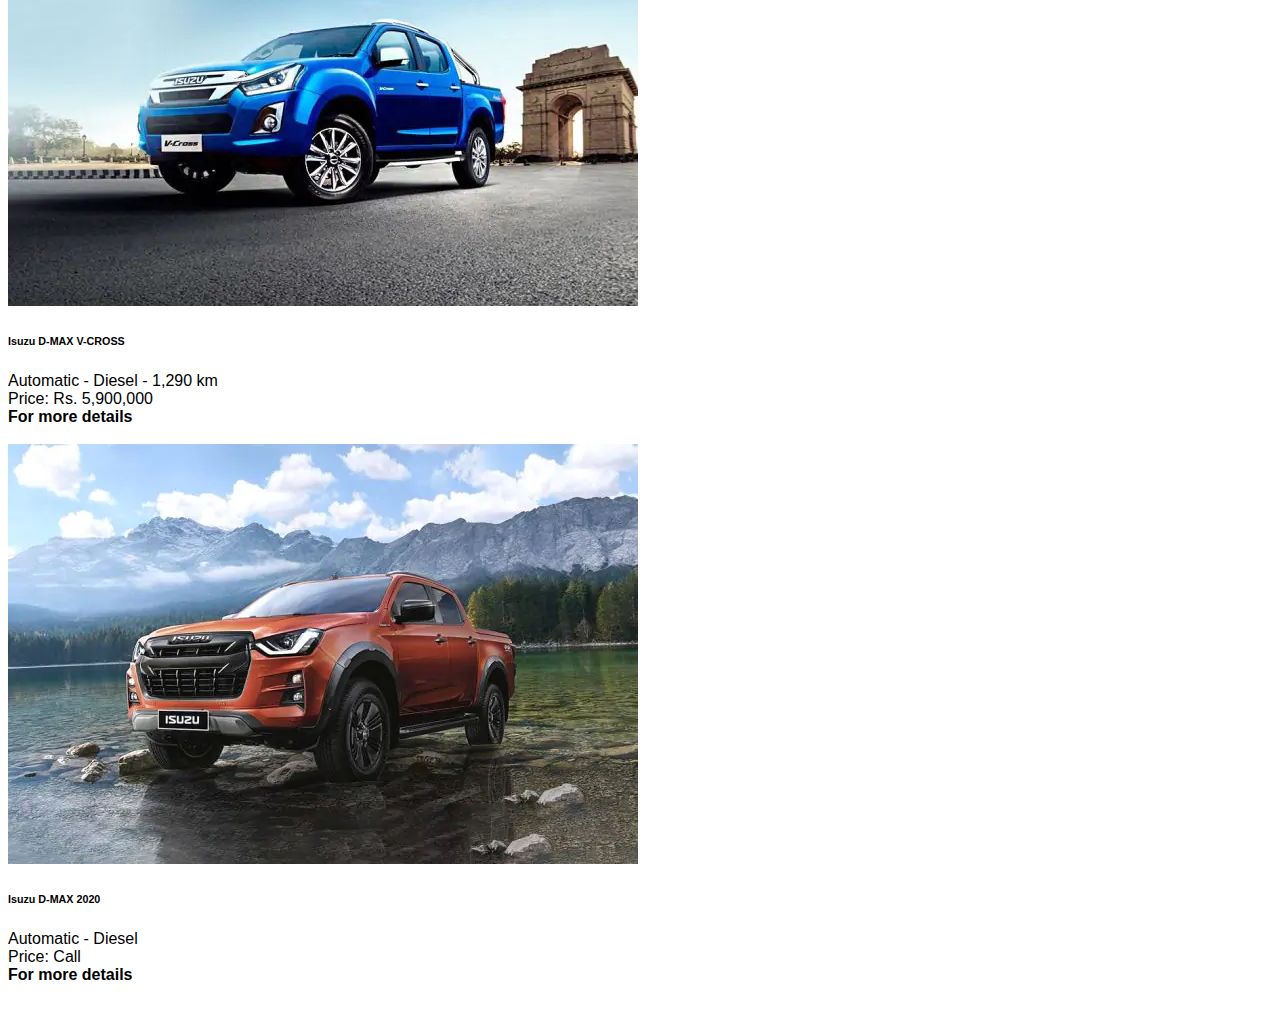
<file: isuzu.html>
<!DOCTYPE html>
<html lang="en">
<head>
    <meta charset="UTF-8">
    <meta name="viewport" content="width=device-width, initial-scale=1.0">
    <title>Isuzu Models</title>
    <link rel="stylesheet" href="https://stackpath.bootstrapcdn.com/bootstrap/4.5.0/css/bootstrap.min.css" integrity="sha384-9aIt2nRpC12Uk9gS9baDl411NQApFmC26EwAOH8WgZl5MYYxFfc+NcPb1dKGj7Sk" crossorigin="anonymous">
    <link rel="stylesheet" href="style.css">
    <link rel="stylesheet" href="https://cdnjs.cloudflare.com/ajax/libs/font-awesome/4.7.0/css/font-awesome.min.css">
</head>
<body>
    <div id="carouselExampleFade" class="carousel slide carousel-fade" data-ride="carousel">
        <div class="carousel-inner">
          <div class="carousel-item active">
            <img src="images/slide1.jpg" class="d-block w-100" alt="...">
          </div>
          <div class="carousel-item">
            <img src="images/slide2.jpg" class="d-block w-100" alt="...">
          </div>
          <div class="carousel-item">
            <img src="images/slide3.jpg" class="d-block w-100" alt="...">
          </div>
        </div>
        <a class="carousel-control-prev" href="#carouselExampleFade" role="button" data-slide="prev">
          <span class="carousel-control-prev-icon" aria-hidden="true"></span>
          <span class="sr-only">Previous</span>
        </a>
        <a class="carousel-control-next" href="#carouselExampleFade" role="button" data-slide="next">
          <span class="carousel-control-next-icon" aria-hidden="true"></span>
          <span class="sr-only">Next</span>
        </a>
    </div>
    <nav class="navbar navbar-expand-lg navbar-dark bg-dark">
      <a class="navbar-brand" href="index.html">
        <img src="images/logo.png" width="85" height="40" alt="" loading="lazy">
      </a>
      <button class="navbar-toggler" type="button" data-toggle="collapse" data-target="#navbarNavDropdown" aria-controls="navbarNavDropdown" aria-expanded="false" aria-label="Toggle navigation">
        <span class="navbar-toggler-icon"></span>
      </button>
      <div class="collapse navbar-collapse" id="navbarNavDropdown">
        <ul class="navbar-nav ml-auto mr-auto">
          <li class="nav-item active">
            <a class="nav-link" href="index.html">
              HOME <span class="sr-only">(current)</span>
            </a>
          </li>
          <li class="nav-item dropdown">
            <a class="nav-link dropdown-toggle" href="#" id="navbarDropdownMenuLink" role="button" data-toggle="dropdown" aria-haspopup="true" aria-expanded="false">
              NEW CARS
            </a>
            <div class="dropdown-menu" aria-labelledby="navbarDropdownMenuLink">
              <a class="dropdown-item" href="#">
                Mercedes Benz
              </a>
              <a class="dropdown-item" href="#">
                Audi
              </a>
              <a class="dropdown-item" href="bmw.html">
                BMW
              </a>
              <a class="dropdown-item" href="lexus.html">
                Lexus
              </a>
              <a class="dropdown-item" href="#">
                Mazda
              </a>
              <a class="dropdown-item" href="toyota.html">
                Toyota
              </a>
              <a class="dropdown-item" href="#">
                Honda
              </a>
              <a class="dropdown-item" href="#">
                Suzuki
              </a>
              <a class="dropdown-item" href="#">
                Nissan
              </a>
            </div>
          </li>
          <li class="nav-item dropdown">
            <a class="nav-link dropdown-toggle" href="#" id="navbarDropdownMenuLink" role="button" data-toggle="dropdown" aria-haspopup="true" aria-expanded="false">
              USED CARS
            </a>
            <div class="dropdown-menu" aria-labelledby="navbarDropdownMenuLink">
              <a class="dropdown-item" href="#">
                Mercedes Benz
              </a>
              <a class="dropdown-item" href="#">
                Audi
              </a>
              <a class="dropdown-item" href="bmw.html">
                BMW
              </a>
              <a class="dropdown-item" href="lexus.html">
                Lexus
              </a>
              <a class="dropdown-item" href="#">
                Mazda
              </a>
              <a class="dropdown-item" href="toyota.html">
                Toyota
              </a>
              <a class="dropdown-item" href="#">
                Honda
              </a>
              <a class="dropdown-item" href="#">
                Suzuki
              </a>
              <a class="dropdown-item" href="#">
                Nissan
              </a>
            </div>
          </li>
          <li class="nav-item">
            <a class="nav-link" href="about.html">
              ABOUT US
            </a>
          </li>
          <li class="nav-item">
            <a class="nav-link" href="contact.html">
              CONTACT US
            </a>
          </li>
        </ul>
        <form class="form-inline">
          <input class="form-control mr-sm-2" type="search" placeholder="Search" aria-label="Search">
          <button class="btn btn-outline-success my-2 my-sm-0" type="submit">
            Search
          </button>
        </form>
        <a href="#">
          <i class="fa fa-user-circle-o ml-2" aria-hidden="true"></i>
        </a>
        <a href="#">
          <label style="margin: 7px; color: white;">Sign In/Sign Up</label>
        </a>
      </div>
    </nav>
    <div class="container-fluid contain6">
        <h4 style="text-align: center; font-weight: bold; color:#0336FF;">ALL ISUZU NEW/USED CARS</h4>
        <hr align="center" width="24%" style="border-top: 2px solid #ffde03;">
        <div class="row mt-5">
            <div class="col-lg-4 col-md-4 col-sm-12 col-xs-12 box3">
                <div class="card">
                    <img src="images/isuzu/1.webp" class="card-img-top" alt="...">
                    <div class="card-body">
                      <h6 class="card-title" style="font-weight: bold;">Isuzu MAX</h6>
                      <span>Automatic - Diesel - 1,323 km</span><br>
                      <span>Price: Rs. 3,700,000</span><br>
                      <div class="mt-3">
                        <span style="font-weight: bold;">For more details</span><br>
                        <a href="#" class="btn btn-primary">Contact With Dealer</a>
                      </div>  
                    </div>
                  </div>
            </div>
            <div class="col-lg-4 col-md-4 col-sm-12 col-xs-12 box3">
                <div class="card">
                    <img src="images/isuzu/2.webp" class="card-img-top" alt="...">
                    <div class="card-body mt-1">
                        <h6 class="card-title mt-3" style="font-weight: bold;">Isuzu D-MAX V-CROSS</h6>
                        <span>Automatic - Diesel - 1,290 km</span><br>
                        <span>Price: Rs. 5,900,000</span><br>
                      <div class="mt-3">
                        <span style="font-weight: bold;">For more details</span><br>
                        <a href="#" class="btn btn-primary">Contact With Dealer</a>
                      </div>  
                    </div>
                  </div>
            </div>
            <div class="col-lg-4 col-md-4 col-sm-12 col-xs-12 box3">
                <div class="card">
                    <img src="images/isuzu/3.webp" class="card-img-top" alt="...">
                    <div class="card-body mt-1">
                        <h6 class="card-title mt-3" style="font-weight: bold;">Isuzu D-MAX 2020</h6>
                        <span>Automatic - Diesel</span><br>
                        <span>Price: Call</span><br>
                      <div class="mt-3">
                        <span style="font-weight: bold;">For more details</span><br>
                        <a href="#" class="btn btn-primary">Contact With Dealer</a>
                      </div>  
                    </div>
                  </div>
            </div>
        </div>
      </div>

<script src="https://code.jquery.com/jquery-3.5.1.slim.min.js" integrity="sha384-DfXdz2htPH0lsSSs5nCTpuj/zy4C+OGpamoFVy38MVBnE+IbbVYUew+OrCXaRkfj" crossorigin="anonymous"></script>
<script src="https://cdn.jsdelivr.net/npm/popper.js@1.16.0/dist/umd/popper.min.js" integrity="sha384-Q6E9RHvbIyZFJoft+2mJbHaEWldlvI9IOYy5n3zV9zzTtmI3UksdQRVvoxMfooAo" crossorigin="anonymous"></script>
<script src="https://stackpath.bootstrapcdn.com/bootstrap/4.5.0/js/bootstrap.min.js" integrity="sha384-OgVRvuATP1z7JjHLkuOU7Xw704+h835Lr+6QL9UvYjZE3Ipu6Tp75j7Bh/kR0JKI" crossorigin="anonymous"></script>    
</body>
</html>
</file>
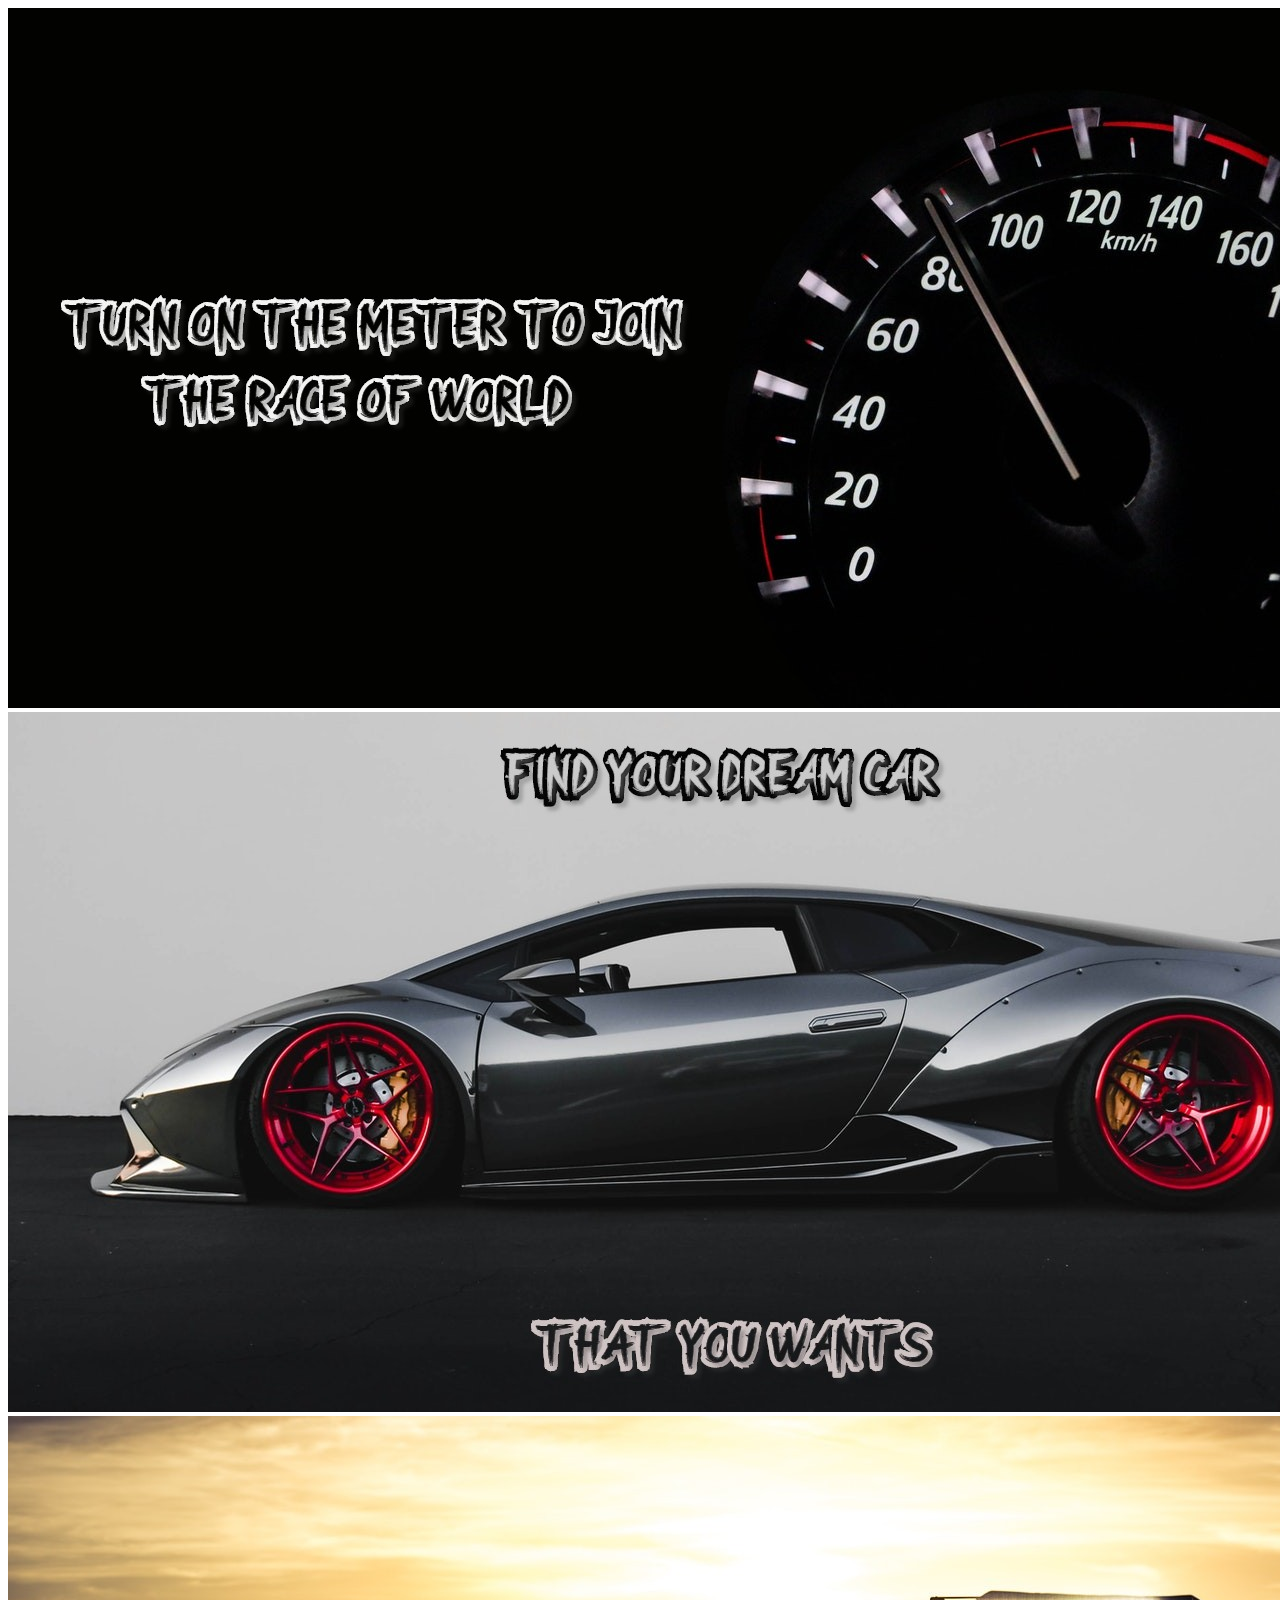
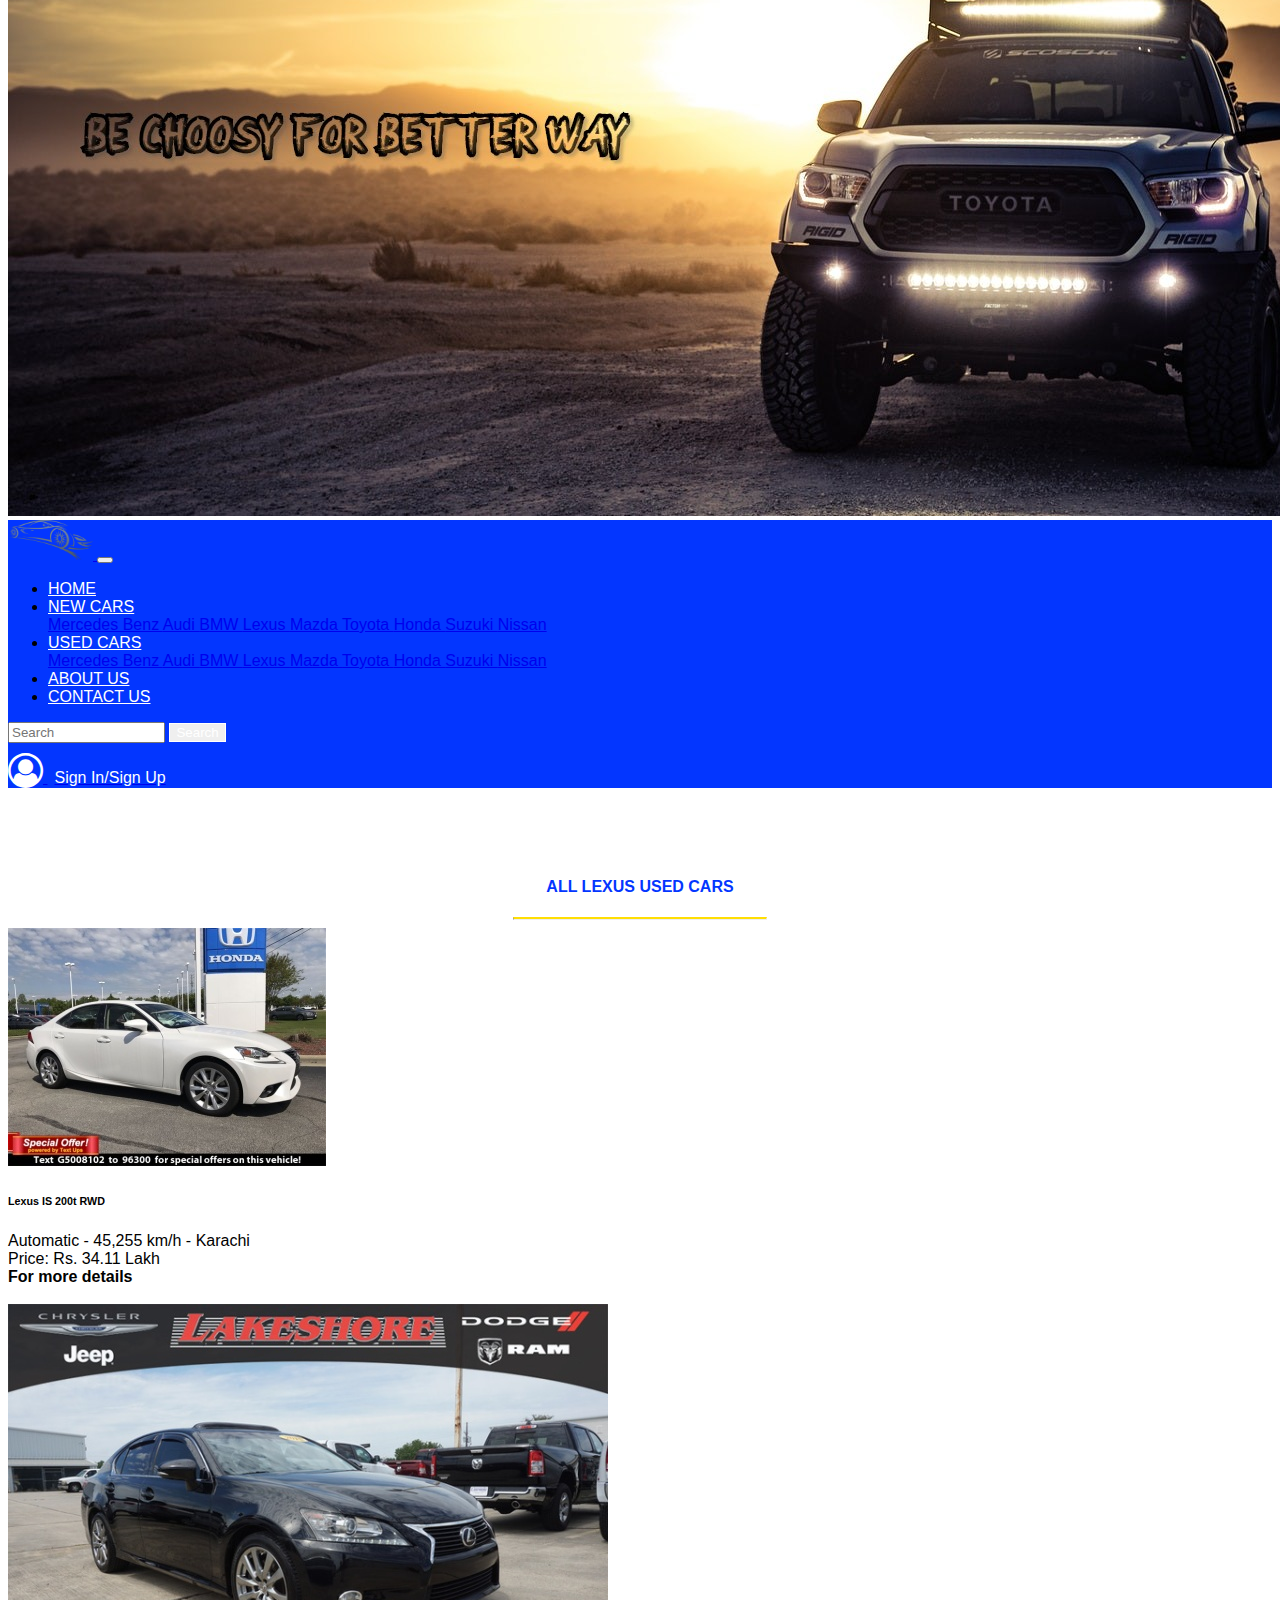
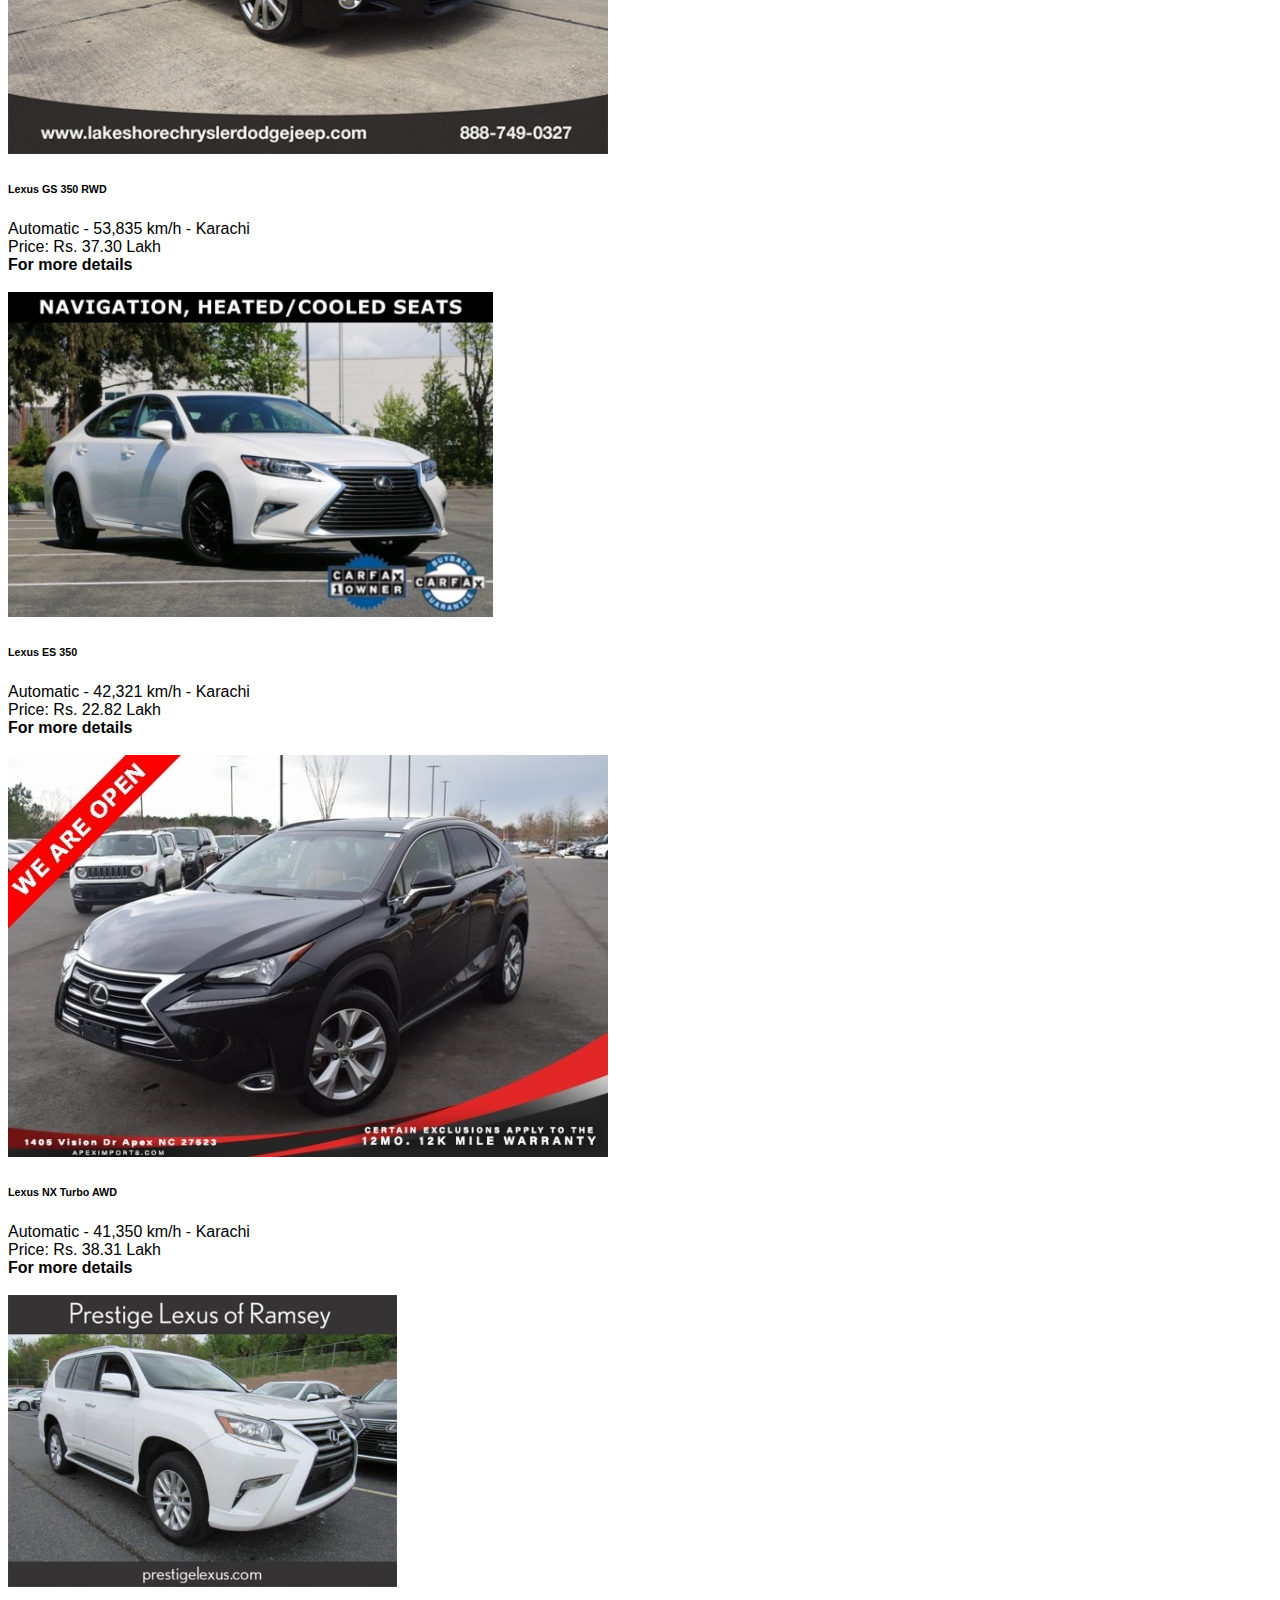
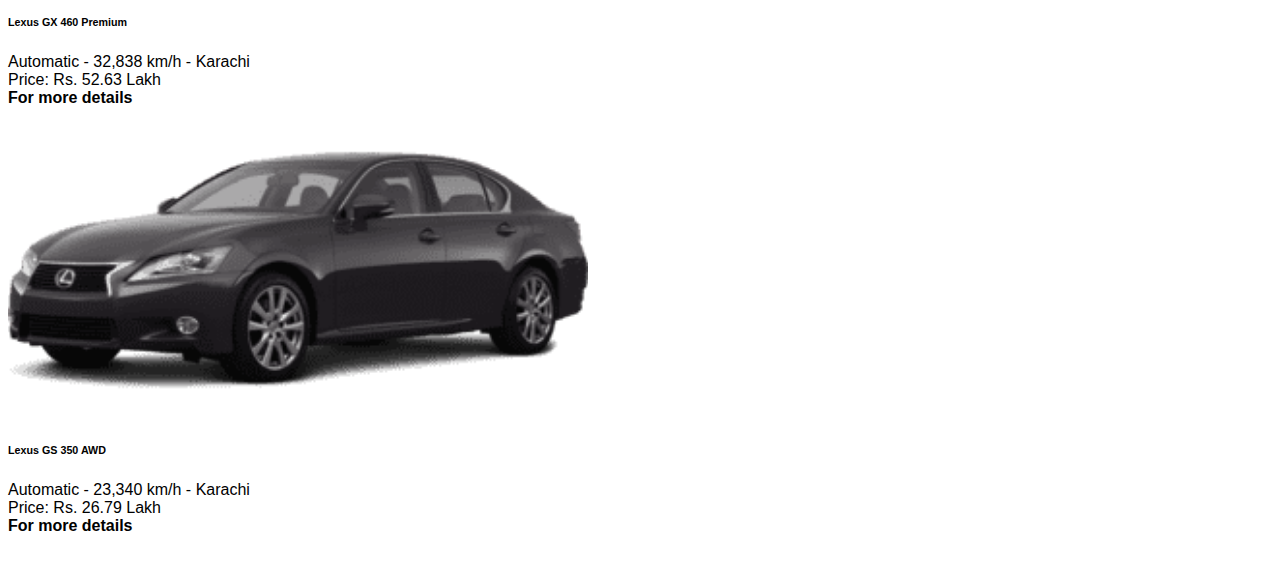
<file: lexus.html>
<!DOCTYPE html>
<html lang="en">
<head>
    <meta charset="UTF-8">
    <meta name="viewport" content="width=device-width, initial-scale=1.0">
    <title>Lexus Models</title>
    <link rel="stylesheet" href="https://stackpath.bootstrapcdn.com/bootstrap/4.5.0/css/bootstrap.min.css" integrity="sha384-9aIt2nRpC12Uk9gS9baDl411NQApFmC26EwAOH8WgZl5MYYxFfc+NcPb1dKGj7Sk" crossorigin="anonymous">
    <link rel="stylesheet" href="style.css">
    <link rel="stylesheet" href="https://cdnjs.cloudflare.com/ajax/libs/font-awesome/4.7.0/css/font-awesome.min.css">
</head>
<body>
    <div id="carouselExampleFade" class="carousel slide carousel-fade" data-ride="carousel">
        <div class="carousel-inner">
          <div class="carousel-item active">
            <img src="images/slide1.jpg" class="d-block w-100" alt="...">
          </div>
          <div class="carousel-item">
            <img src="images/slide2.jpg" class="d-block w-100" alt="...">
          </div>
          <div class="carousel-item">
            <img src="images/slide3.jpg" class="d-block w-100" alt="...">
          </div>
        </div>
        <a class="carousel-control-prev" href="#carouselExampleFade" role="button" data-slide="prev">
          <span class="carousel-control-prev-icon" aria-hidden="true"></span>
          <span class="sr-only">Previous</span>
        </a>
        <a class="carousel-control-next" href="#carouselExampleFade" role="button" data-slide="next">
          <span class="carousel-control-next-icon" aria-hidden="true"></span>
          <span class="sr-only">Next</span>
        </a>
    </div>
    <nav class="navbar navbar-expand-lg navbar-dark bg-dark">
      <a class="navbar-brand" href="#">
        <img src="images/logo.png" width="85" height="40" alt="" loading="lazy">
      </a>
      <button class="navbar-toggler" type="button" data-toggle="collapse" data-target="#navbarNavDropdown" aria-controls="navbarNavDropdown" aria-expanded="false" aria-label="Toggle navigation">
        <span class="navbar-toggler-icon"></span>
      </button>
      <div class="collapse navbar-collapse" id="navbarNavDropdown">
        <ul class="navbar-nav ml-auto mr-auto">
          <li class="nav-item active">
            <a class="nav-link" href="index.html">
              HOME <span class="sr-only">(current)</span>
            </a>
          </li>
          <li class="nav-item dropdown">
            <a class="nav-link dropdown-toggle" href="#" id="navbarDropdownMenuLink" role="button" data-toggle="dropdown" aria-haspopup="true" aria-expanded="false">
              NEW CARS
            </a>
            <div class="dropdown-menu" aria-labelledby="navbarDropdownMenuLink">
              <a class="dropdown-item" href="#">
                Mercedes Benz
              </a>
              <a class="dropdown-item" href="#">
                Audi
              </a>
              <a class="dropdown-item" href="bmw.html">
                BMW
              </a>
              <a class="dropdown-item" href="lexus.html">
                Lexus
              </a>
              <a class="dropdown-item" href="#">
                Mazda
              </a>
              <a class="dropdown-item" href="#">
                Toyota
              </a>
              <a class="dropdown-item" href="#">
                Honda
              </a>
              <a class="dropdown-item" href="#">
                Suzuki
              </a>
              <a class="dropdown-item" href="#">
                Nissan
              </a>
            </div>
          </li>
          <li class="nav-item dropdown">
            <a class="nav-link dropdown-toggle" href="#" id="navbarDropdownMenuLink" role="button" data-toggle="dropdown" aria-haspopup="true" aria-expanded="false">
              USED CARS
            </a>
            <div class="dropdown-menu" aria-labelledby="navbarDropdownMenuLink">
              <a class="dropdown-item" href="#">
                Mercedes Benz
              </a>
              <a class="dropdown-item" href="#">
                Audi
              </a>
              <a class="dropdown-item" href="bmw.html">
                BMW
              </a>
              <a class="dropdown-item" href="lexus.html">
                Lexus
              </a>
              <a class="dropdown-item" href="#">
                Mazda
              </a>
              <a class="dropdown-item" href="#">
                Toyota
              </a>
              <a class="dropdown-item" href="#">
                Honda
              </a>
              <a class="dropdown-item" href="#">
                Suzuki
              </a>
              <a class="dropdown-item" href="#">
                Nissan
              </a>
            </div>
          </li>
          <li class="nav-item">
            <a class="nav-link" href="about.html">
              ABOUT US
            </a>
          </li>
          <li class="nav-item">
            <a class="nav-link" href="contact.html">
              CONTACT US
            </a>
          </li>
        </ul>
        <form class="form-inline">
          <input class="form-control mr-sm-2" type="search" placeholder="Search" aria-label="Search">
          <button class="btn btn-outline-success my-2 my-sm-0" type="submit">
            Search
          </button>
        </form>
        <a href="#">
          <i class="fa fa-user-circle-o ml-2" aria-hidden="true"></i>
        </a>
        <a href="#">
          <label style="margin: 7px; color: white;">Sign In/Sign Up</label>
        </a>
      </div>
    </nav>
    <div class="container-fluid contain6">
        <h4 style="text-align: center; font-weight: bold; color:#0336FF;">ALL LEXUS USED CARS</h4>
        <hr align="center" width="20%" style="border-top: 2px solid #ffde03;">
        <div class="row mt-5">
            <div class="col-lg-4 col-md-4 col-sm-12 col-xs-12 box3">
                <div class="card">
                    <img src="images/lexus/1.jpg" class="card-img-top" alt="...">
                    <div class="card-body">
                      <h6 class="card-title" style="font-weight: bold;">Lexus IS 200t RWD</h6>
                      <span>Automatic - 45,255 km/h - Karachi</span><br>
                      <span>Price: Rs. 34.11 Lakh</span><br>
                      <div class="mt-3">
                        <span style="font-weight: bold;">For more details</span><br>
                        <a href="#" class="btn btn-primary">Contact With Dealer</a>
                      </div>  
                    </div>
                  </div>
            </div>
            <div class="col-lg-4 col-md-4 col-sm-12 col-xs-12 box3">
                <div class="card">
                    <img src="images/lexus/2.jpg" class="card-img-top" alt="...">
                    <div class="card-body">
                      <h6 class="card-title" style="font-weight: bold;">Lexus GS 350 RWD</h6>
                      <span>Automatic - 53,835 km/h - Karachi</span><br>
                      <span>Price: Rs. 37.30 Lakh</span><br>
                      <div class="mt-3">
                        <span style="font-weight: bold;">For more details</span><br>
                        <a href="#" class="btn btn-primary">Contact With Dealer</a>
                      </div>  
                    </div>
                  </div>
            </div>
            <div class="col-lg-4 col-md-4 col-sm-12 col-xs-12 box3">
                <div class="card">
                    <img src="images/lexus/3.jpg" height="325px" class="card-img-top" alt="...">
                    <div class="card-body">
                      <h6 class="card-title" style="font-weight: bold;">Lexus ES 350</h6>
                      <span>Automatic - 42,321 km/h - Karachi</span><br>
                      <span>Price: Rs. 22.82 Lakh</span><br>
                      <div class="mt-3">
                        <span style="font-weight: bold;">For more details</span><br>
                        <a href="#" class="btn btn-primary">Contact With Dealer</a>
                      </div>  
                    </div>
                  </div>
            </div>
        </div>
        <div class="row mt-5">
            <div class="col-lg-4 col-md-4 col-sm-12 col-xs-12 box3">
                <div class="card">
                    <img src="images/lexus/4.jpg" class="card-img-top" alt="...">
                    <div class="card-body">
                      <h6 class="card-title" style="font-weight: bold;">Lexus NX Turbo AWD</h6>
                      <span>Automatic - 41,350 km/h - Karachi</span><br>
                      <span>Price: Rs. 38.31 Lakh</span><br>
                      <div class="mt-3">
                        <span style="font-weight: bold;">For more details</span><br>
                        <a href="#" class="btn btn-primary">Contact With Dealer</a>
                      </div>  
                    </div>
                  </div>
            </div>
            <div class="col-lg-4 col-md-4 col-sm-12 col-xs-12 box3">
                <div class="card">
                    <img src="images/lexus/5.jpg" height="292px" class="card-img-top" alt="...">
                    <div class="card-body">
                      <h6 class="card-title" style="font-weight: bold;">Lexus GX 460 Premium</h6>
                      <span>Automatic - 32,838 km/h - Karachi</span><br>
                      <span>Price: Rs. 52.63 Lakh</span><br>
                      <div class="mt-3">
                        <span style="font-weight: bold;">For more details</span><br>
                        <a href="#" class="btn btn-primary">Contact With Dealer</a>
                      </div>  
                    </div>
                  </div>
            </div>
            <div class="col-lg-4 col-md-4 col-sm-12 col-xs-12 box3">
                <div class="card">
                    <img src="images/lexus/6.png" height="290px" class="card-img-top" alt="...">
                    <div class="card-body">
                      <h6 class="card-title" style="font-weight: bold;">Lexus GS 350 AWD</h6>
                      <span>Automatic - 23,340 km/h - Karachi</span><br>
                      <span>Price: Rs. 26.79 Lakh</span><br>
                      <div class="mt-3">
                        <span style="font-weight: bold;">For more details</span><br>
                        <a href="#" class="btn btn-primary">Contact With Dealer</a>
                      </div>  
                    </div>
                  </div>
            </div>
        </div>
    </div>

<script src="https://code.jquery.com/jquery-3.5.1.slim.min.js" integrity="sha384-DfXdz2htPH0lsSSs5nCTpuj/zy4C+OGpamoFVy38MVBnE+IbbVYUew+OrCXaRkfj" crossorigin="anonymous"></script>
<script src="https://cdn.jsdelivr.net/npm/popper.js@1.16.0/dist/umd/popper.min.js" integrity="sha384-Q6E9RHvbIyZFJoft+2mJbHaEWldlvI9IOYy5n3zV9zzTtmI3UksdQRVvoxMfooAo" crossorigin="anonymous"></script>
<script src="https://stackpath.bootstrapcdn.com/bootstrap/4.5.0/js/bootstrap.min.js" integrity="sha384-OgVRvuATP1z7JjHLkuOU7Xw704+h835Lr+6QL9UvYjZE3Ipu6Tp75j7Bh/kR0JKI" crossorigin="anonymous"></script>    
</body>
</html>
</file>
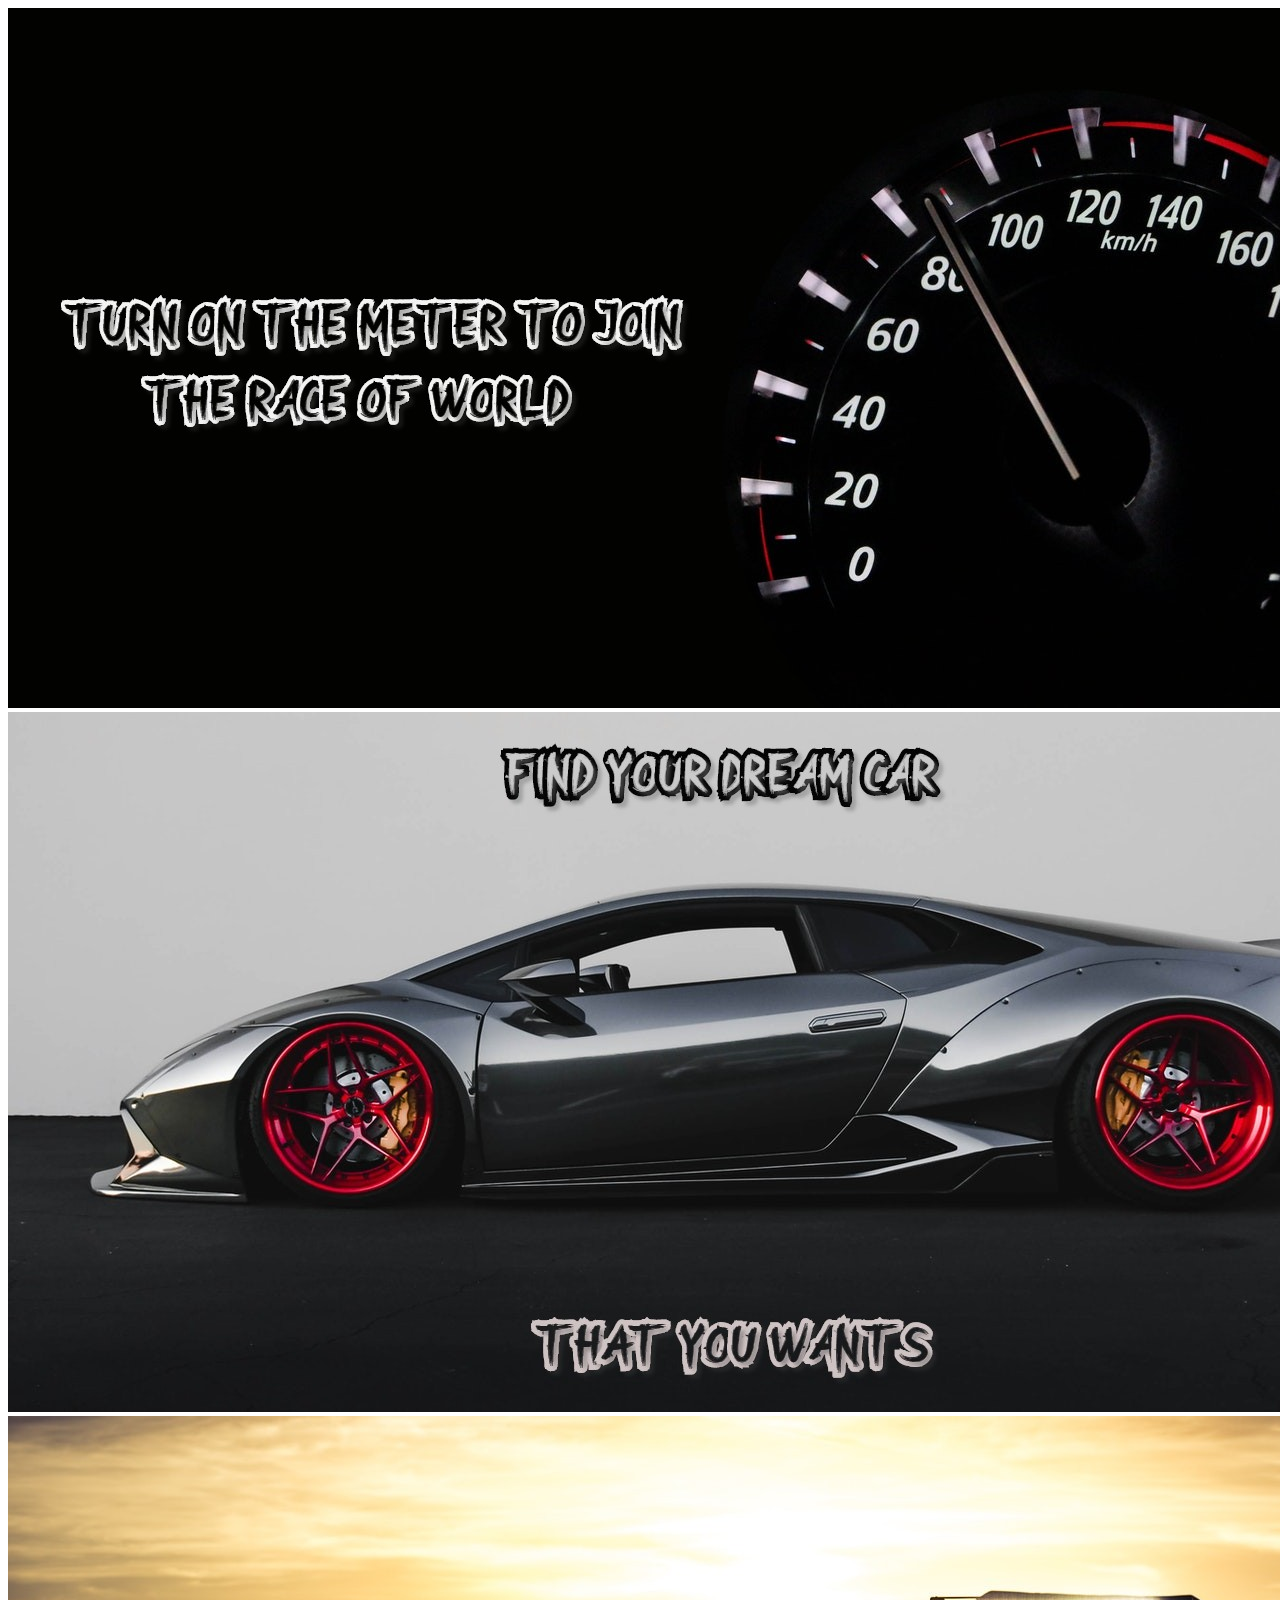
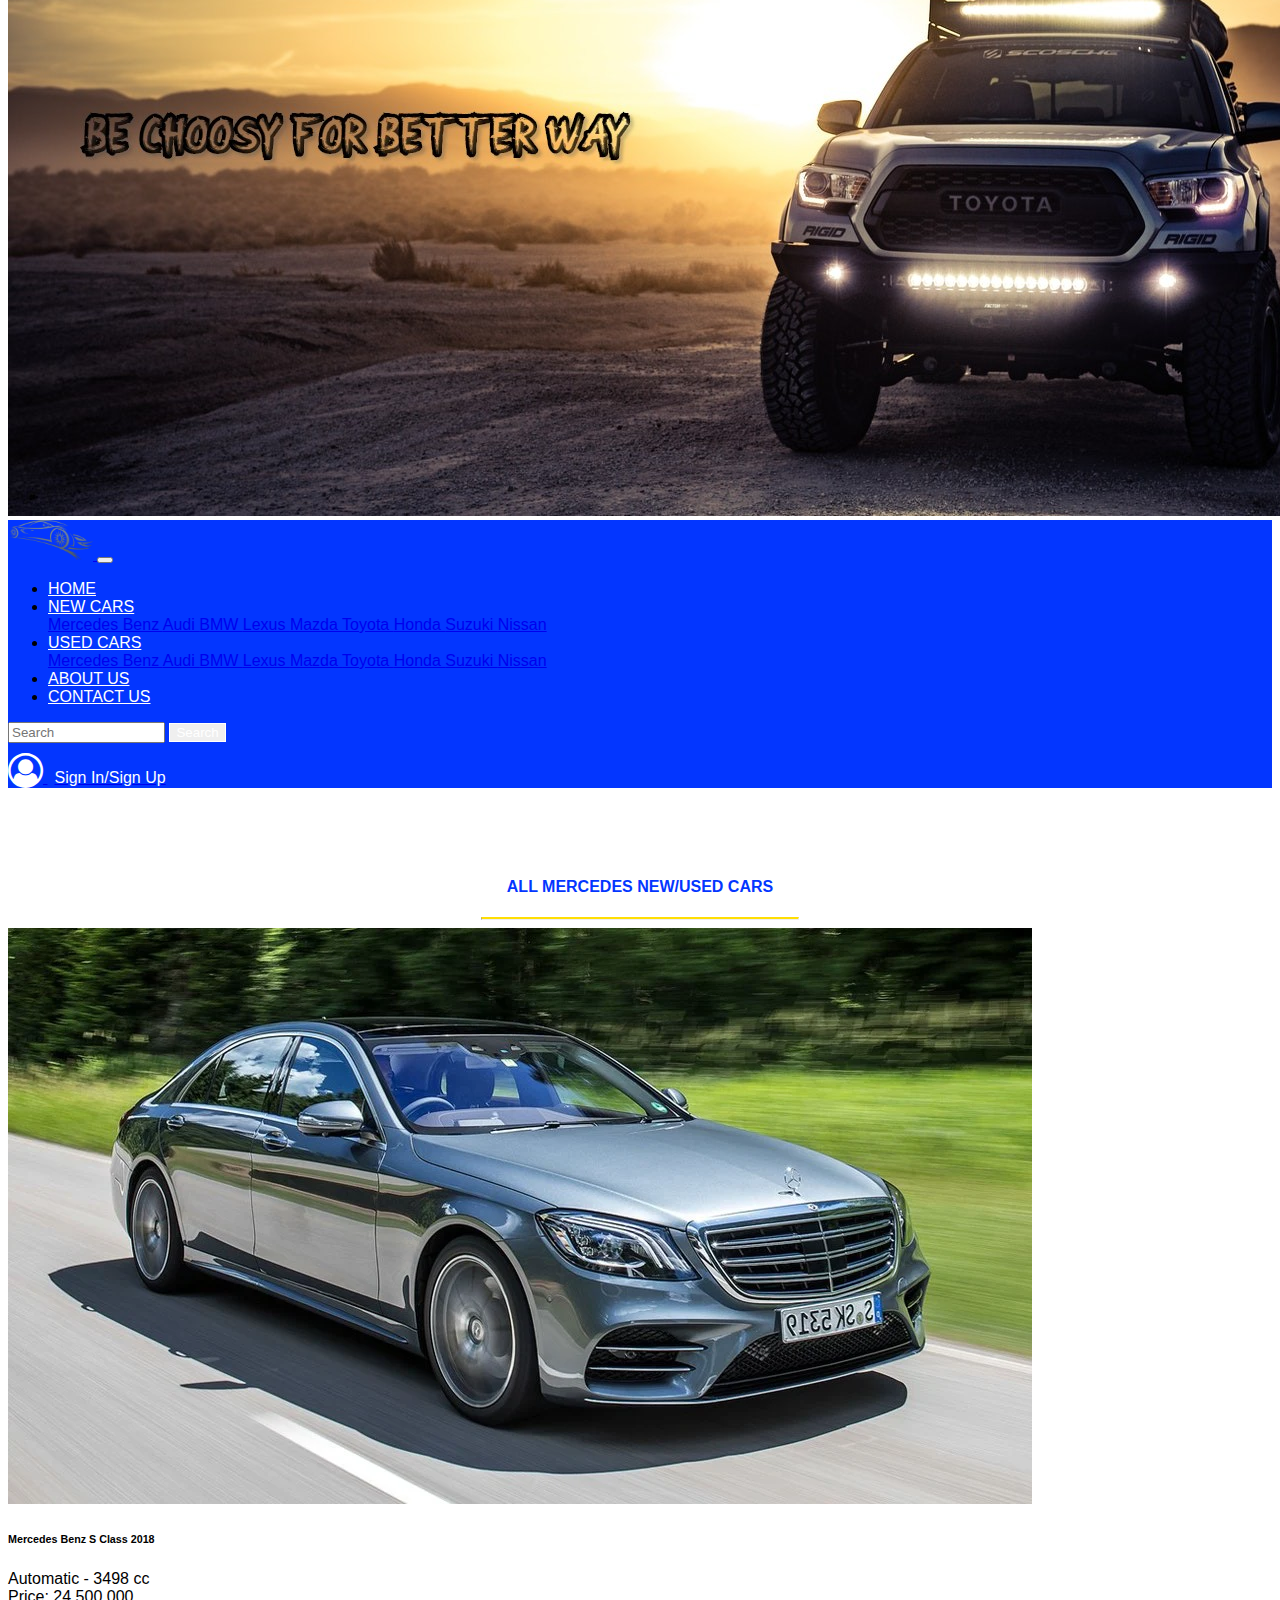
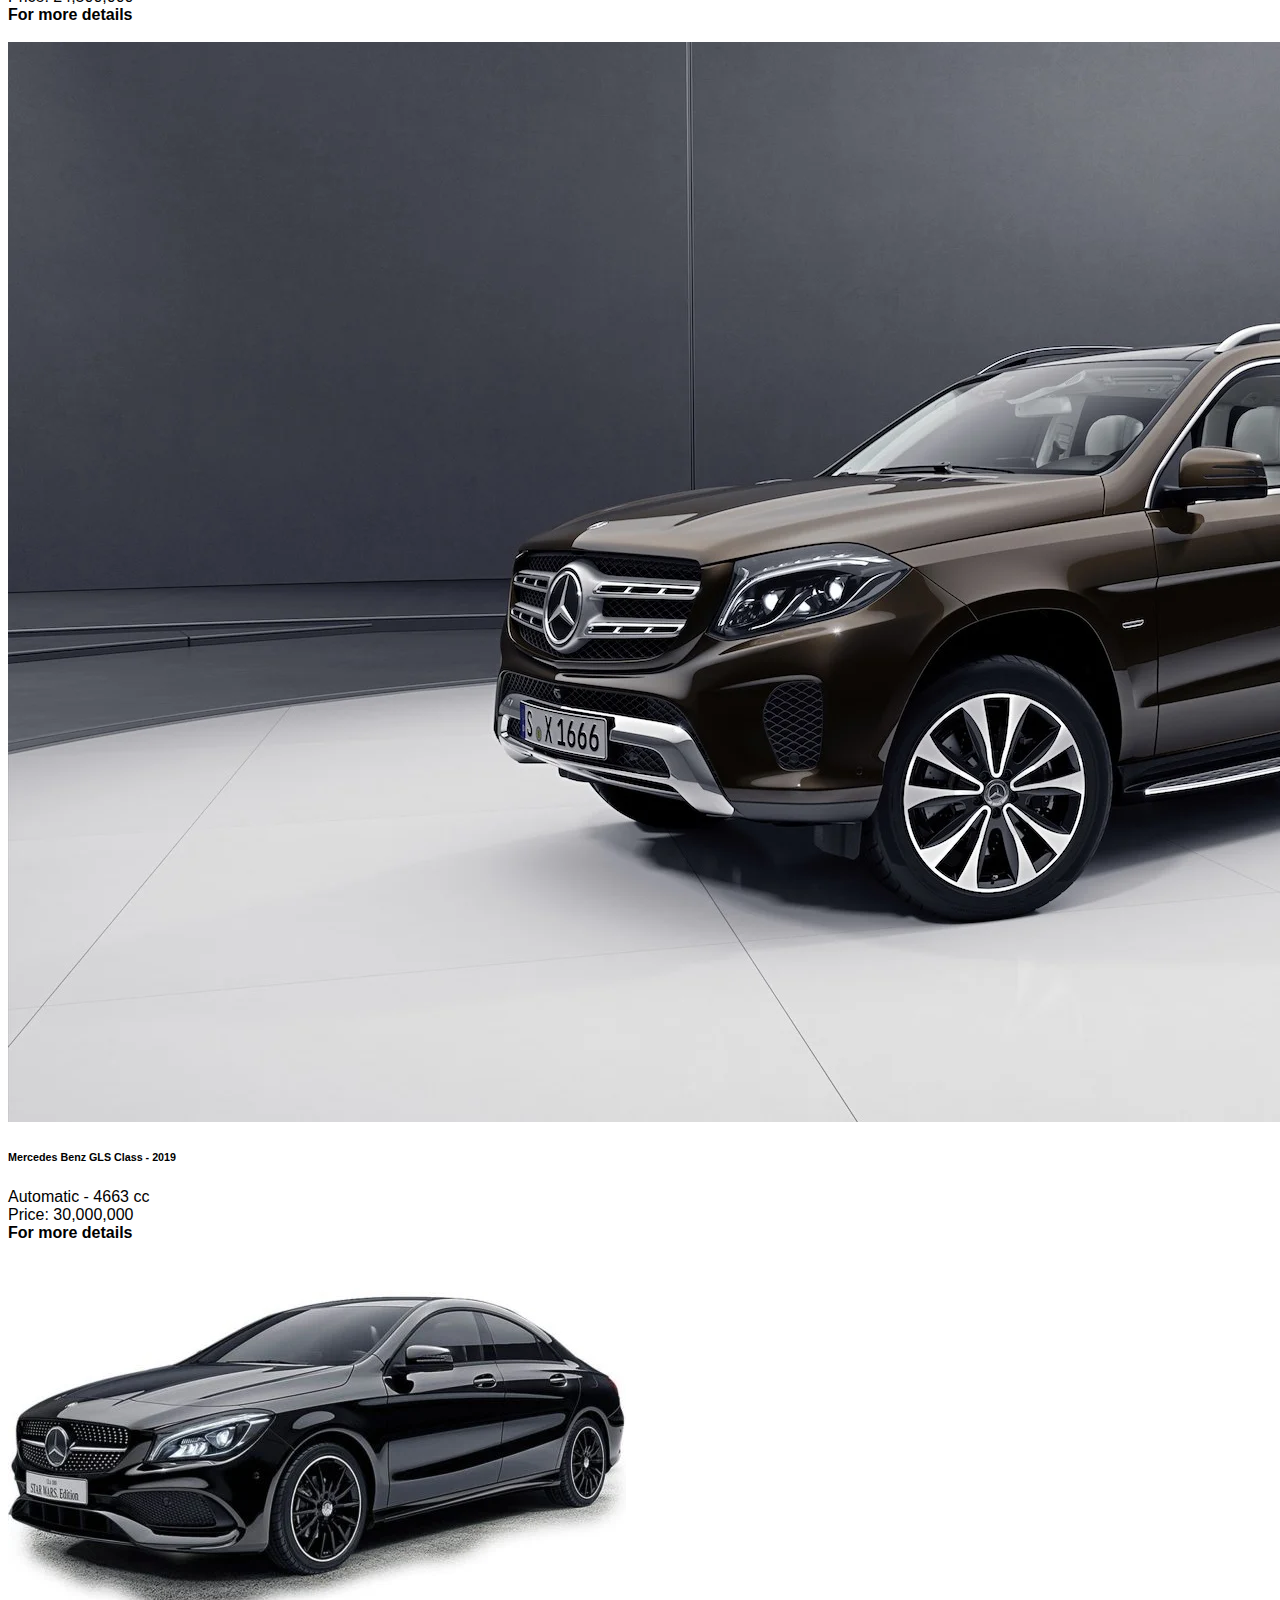
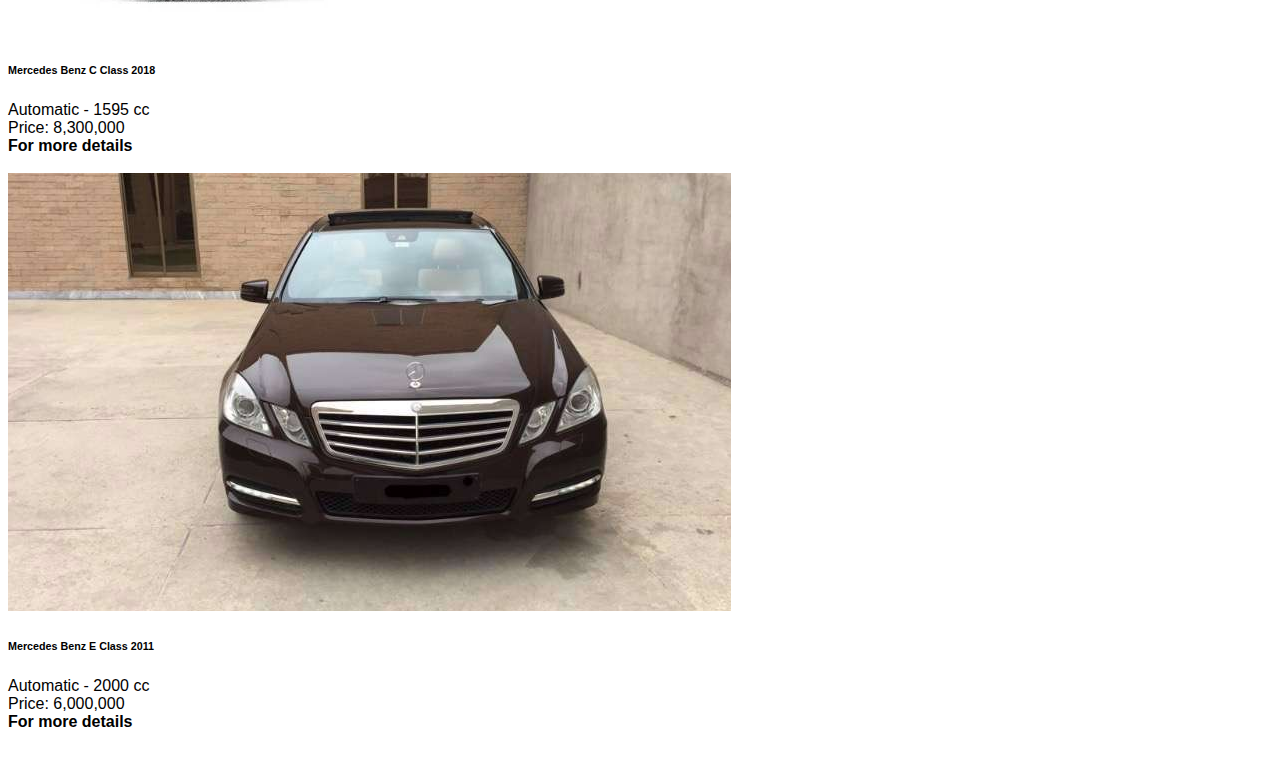
<file: mercedes.html>
<!DOCTYPE html>
<html lang="en">
<head>
    <meta charset="UTF-8">
    <meta name="viewport" content="width=device-width, initial-scale=1.0">
    <title>Mercedes Models</title>
    <link rel="stylesheet" href="https://stackpath.bootstrapcdn.com/bootstrap/4.5.0/css/bootstrap.min.css" integrity="sha384-9aIt2nRpC12Uk9gS9baDl411NQApFmC26EwAOH8WgZl5MYYxFfc+NcPb1dKGj7Sk" crossorigin="anonymous">
    <link rel="stylesheet" href="style.css">
    <link rel="stylesheet" href="https://cdnjs.cloudflare.com/ajax/libs/font-awesome/4.7.0/css/font-awesome.min.css">
</head>
<body>
    <div id="carouselExampleFade" class="carousel slide carousel-fade" data-ride="carousel">
        <div class="carousel-inner">
          <div class="carousel-item active">
            <img src="images/slide1.jpg" class="d-block w-100" alt="...">
          </div>
          <div class="carousel-item">
            <img src="images/slide2.jpg" class="d-block w-100" alt="...">
          </div>
          <div class="carousel-item">
            <img src="images/slide3.jpg" class="d-block w-100" alt="...">
          </div>
        </div>
        <a class="carousel-control-prev" href="#carouselExampleFade" role="button" data-slide="prev">
          <span class="carousel-control-prev-icon" aria-hidden="true"></span>
          <span class="sr-only">Previous</span>
        </a>
        <a class="carousel-control-next" href="#carouselExampleFade" role="button" data-slide="next">
          <span class="carousel-control-next-icon" aria-hidden="true"></span>
          <span class="sr-only">Next</span>
        </a>
    </div>
    <nav class="navbar navbar-expand-lg navbar-dark bg-dark">
      <a class="navbar-brand" href="index.html">
        <img src="images/logo.png" width="85" height="40" alt="" loading="lazy">
      </a>
      <button class="navbar-toggler" type="button" data-toggle="collapse" data-target="#navbarNavDropdown" aria-controls="navbarNavDropdown" aria-expanded="false" aria-label="Toggle navigation">
        <span class="navbar-toggler-icon"></span>
      </button>
      <div class="collapse navbar-collapse" id="navbarNavDropdown">
        <ul class="navbar-nav ml-auto mr-auto">
          <li class="nav-item active">
            <a class="nav-link" href="index.html">
              HOME <span class="sr-only">(current)</span>
            </a>
          </li>
          <li class="nav-item dropdown">
            <a class="nav-link dropdown-toggle" href="#" id="navbarDropdownMenuLink" role="button" data-toggle="dropdown" aria-haspopup="true" aria-expanded="false">
              NEW CARS
            </a>
            <div class="dropdown-menu" aria-labelledby="navbarDropdownMenuLink">
              <a class="dropdown-item" href="#">
                Mercedes Benz
              </a>
              <a class="dropdown-item" href="#">
                Audi
              </a>
              <a class="dropdown-item" href="bmw.html">
                BMW
              </a>
              <a class="dropdown-item" href="lexus.html">
                Lexus
              </a>
              <a class="dropdown-item" href="#">
                Mazda
              </a>
              <a class="dropdown-item" href="toyota.html">
                Toyota
              </a>
              <a class="dropdown-item" href="#">
                Honda
              </a>
              <a class="dropdown-item" href="#">
                Suzuki
              </a>
              <a class="dropdown-item" href="#">
                Nissan
              </a>
            </div>
          </li>
          <li class="nav-item dropdown">
            <a class="nav-link dropdown-toggle" href="#" id="navbarDropdownMenuLink" role="button" data-toggle="dropdown" aria-haspopup="true" aria-expanded="false">
              USED CARS
            </a>
            <div class="dropdown-menu" aria-labelledby="navbarDropdownMenuLink">
              <a class="dropdown-item" href="#">
                Mercedes Benz
              </a>
              <a class="dropdown-item" href="#">
                Audi
              </a>
              <a class="dropdown-item" href="bmw.html">
                BMW
              </a>
              <a class="dropdown-item" href="lexus.html">
                Lexus
              </a>
              <a class="dropdown-item" href="#">
                Mazda
              </a>
              <a class="dropdown-item" href="toyota.html">
                Toyota
              </a>
              <a class="dropdown-item" href="#">
                Honda
              </a>
              <a class="dropdown-item" href="#">
                Suzuki
              </a>
              <a class="dropdown-item" href="#">
                Nissan
              </a>
            </div>
          </li>
          <li class="nav-item">
            <a class="nav-link" href="about.html">
              ABOUT US
            </a>
          </li>
          <li class="nav-item">
            <a class="nav-link" href="contact.html">
              CONTACT US
            </a>
          </li>
        </ul>
        <form class="form-inline">
          <input class="form-control mr-sm-2" type="search" placeholder="Search" aria-label="Search">
          <button class="btn btn-outline-success my-2 my-sm-0" type="submit">
            Search
          </button>
        </form>
        <a href="#">
          <i class="fa fa-user-circle-o ml-2" aria-hidden="true"></i>
        </a>
        <a href="#">
          <label style="margin: 7px; color: white;">Sign In/Sign Up</label>
        </a>
      </div>
    </nav>
    <div class="container-fluid contain6">
        <h4 style="text-align: center; font-weight: bold; color:#0336FF;">ALL MERCEDES NEW/USED CARS</h4>
        <hr align="center" width="25%" style="border-top: 2px solid #ffde03;">
        <div class="row mt-5">
            <div class="col-lg-4 col-md-4 col-sm-12 col-xs-12 box3">
                <div class="card">
                    <img src="images/mercedes/1.webp" class="card-img-top img-responsive" alt="...">
                    <div class="card-body">
                      <h6 class="card-title" style="font-weight: bold;">Mercedes Benz S Class 2018</h6>
                      <span>Automatic - 3498 cc</span><br>
                      <span>Price: 24,500,000</span><br>
                      <div class="mt-3">
                        <span style="font-weight: bold;">For more details</span><br>
                        <a href="#" class="btn btn-primary">Contact With Dealer</a>
                      </div>  
                    </div>
                  </div>
            </div>
            <div class="col-lg-4 col-md-4 col-sm-12 col-xs-12 box3">
                <div class="card">
                    <img src="images/mercedes/2.webp" class="card-img-top" alt="...">
                    <div class="card-body">
                        <h6 class="card-title" style="font-weight: bold;">Mercedes Benz GLS Class - 2019</h6>
                        <span>Automatic - 4663 cc</span><br>
                        <span>Price: 30,000,000</span><br>
                      <div class="mt-3">
                        <span style="font-weight: bold;">For more details</span><br>
                        <a href="#" class="btn btn-primary">Contact With Dealer</a>
                      </div>  
                    </div>
                  </div>
            </div>
            <div class="col-lg-4 col-md-4 col-sm-12 col-xs-12 box3">
                <div class="card">
                    <img src="images/mercedes/3.webp" class="card-img-top" alt="...">
                    <div class="card-body">
                        <h6 class="card-title" style="font-weight: bold;">Mercedes Benz C Class 2018</h6>
                        <span>Automatic - 1595 cc</span><br>
                        <span>Price: 8,300,000</span><br>
                      <div class="mt-3">
                        <span style="font-weight: bold;">For more details</span><br>
                        <a href="#" class="btn btn-primary">Contact With Dealer</a>
                      </div>  
                    </div>
                  </div>
            </div>
        </div>
        <div class="row mt-5">
            <div class="col-lg-4 col-md-4 col-sm-12 col-xs-12 box3">
                <div class="card">
                    <img src="images/mercedes/4.webp" class="card-img-top" alt="...">
                    <div class="card-body">
                        <h6 class="card-title" style="font-weight: bold;">Mercedes Benz E Class 2011</h6>
                        <span>Automatic - 2000 cc</span><br>
                        <span>Price: 6,000,000</span><br>
                      <div class="mt-3">
                        <span style="font-weight: bold;">For more details</span><br>
                        <a href="#" class="btn btn-primary">Contact With Dealer</a>
                      </div>  
                    </div>
                  </div>
            </div>
        </div>

<script src="https://code.jquery.com/jquery-3.5.1.slim.min.js" integrity="sha384-DfXdz2htPH0lsSSs5nCTpuj/zy4C+OGpamoFVy38MVBnE+IbbVYUew+OrCXaRkfj" crossorigin="anonymous"></script>
<script src="https://cdn.jsdelivr.net/npm/popper.js@1.16.0/dist/umd/popper.min.js" integrity="sha384-Q6E9RHvbIyZFJoft+2mJbHaEWldlvI9IOYy5n3zV9zzTtmI3UksdQRVvoxMfooAo" crossorigin="anonymous"></script>
<script src="https://stackpath.bootstrapcdn.com/bootstrap/4.5.0/js/bootstrap.min.js" integrity="sha384-OgVRvuATP1z7JjHLkuOU7Xw704+h835Lr+6QL9UvYjZE3Ipu6Tp75j7Bh/kR0JKI" crossorigin="anonymous"></script>    
</body>
</html>
</file>
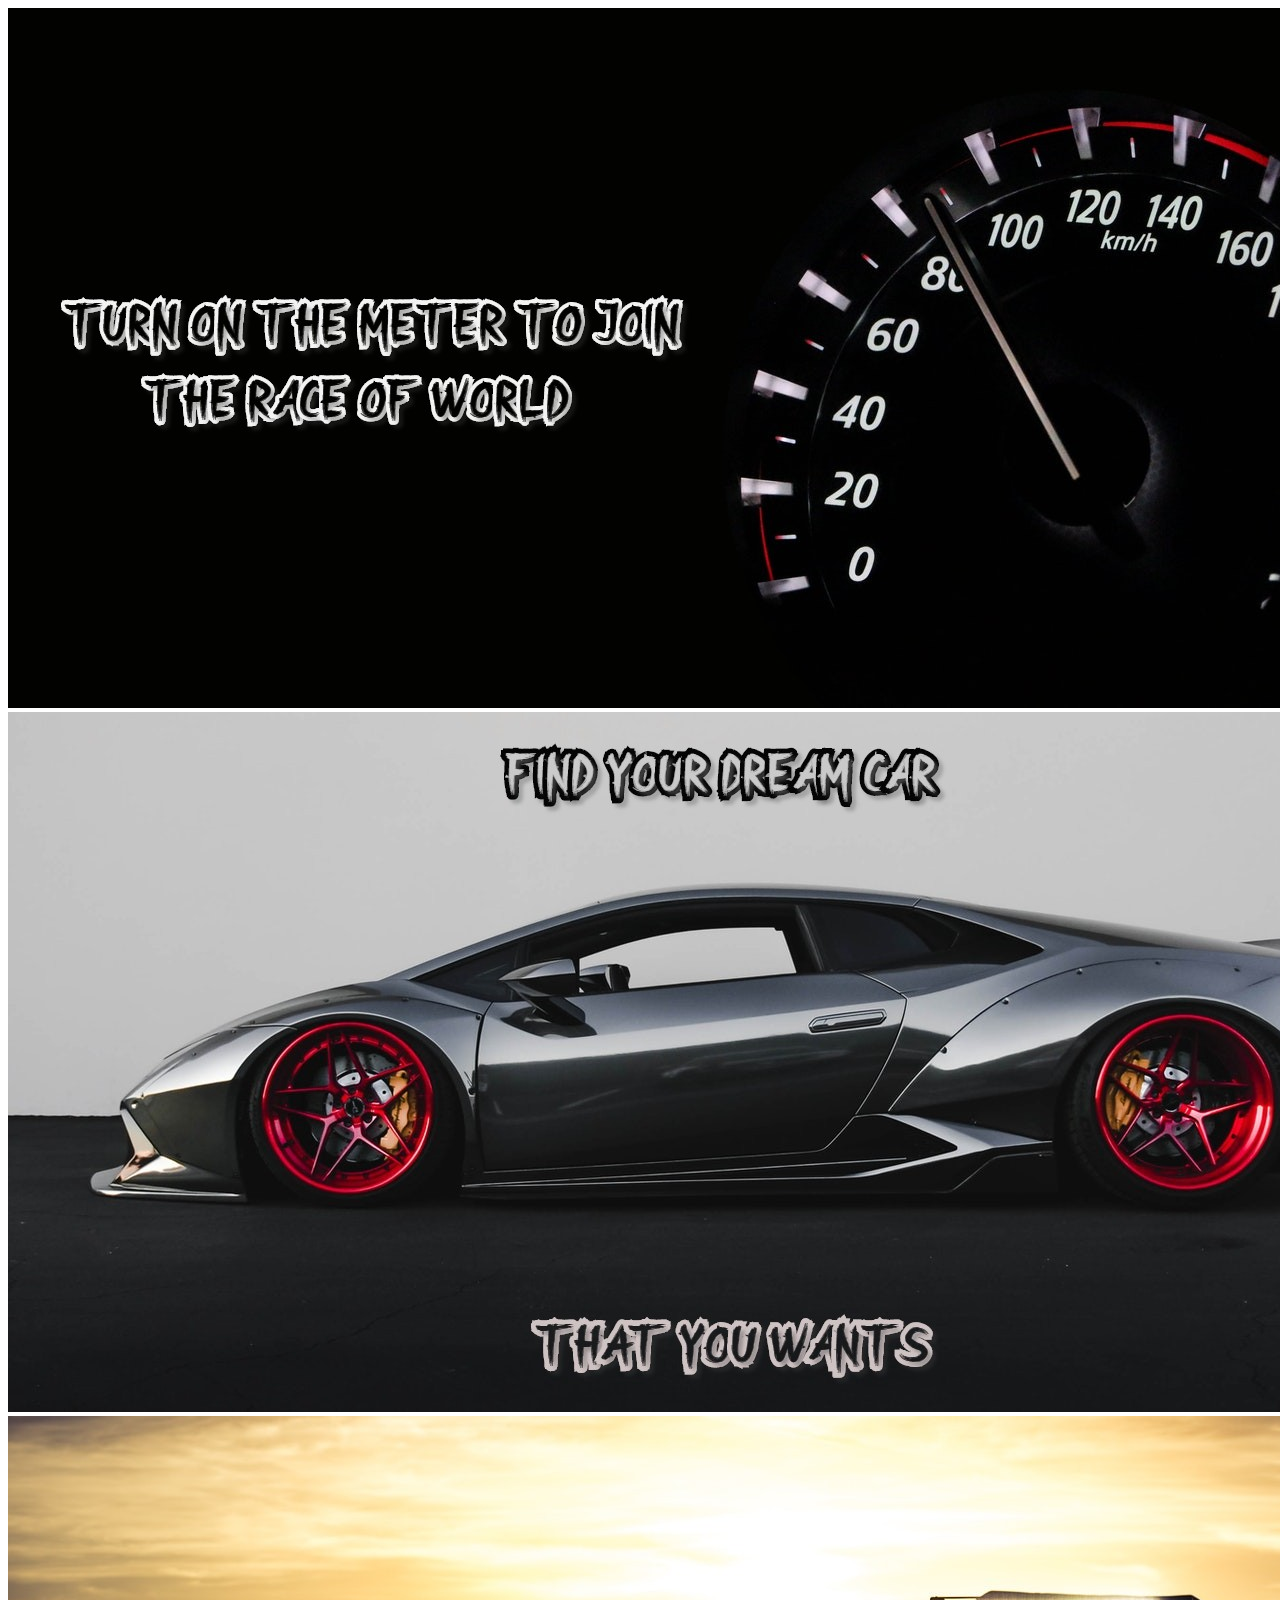
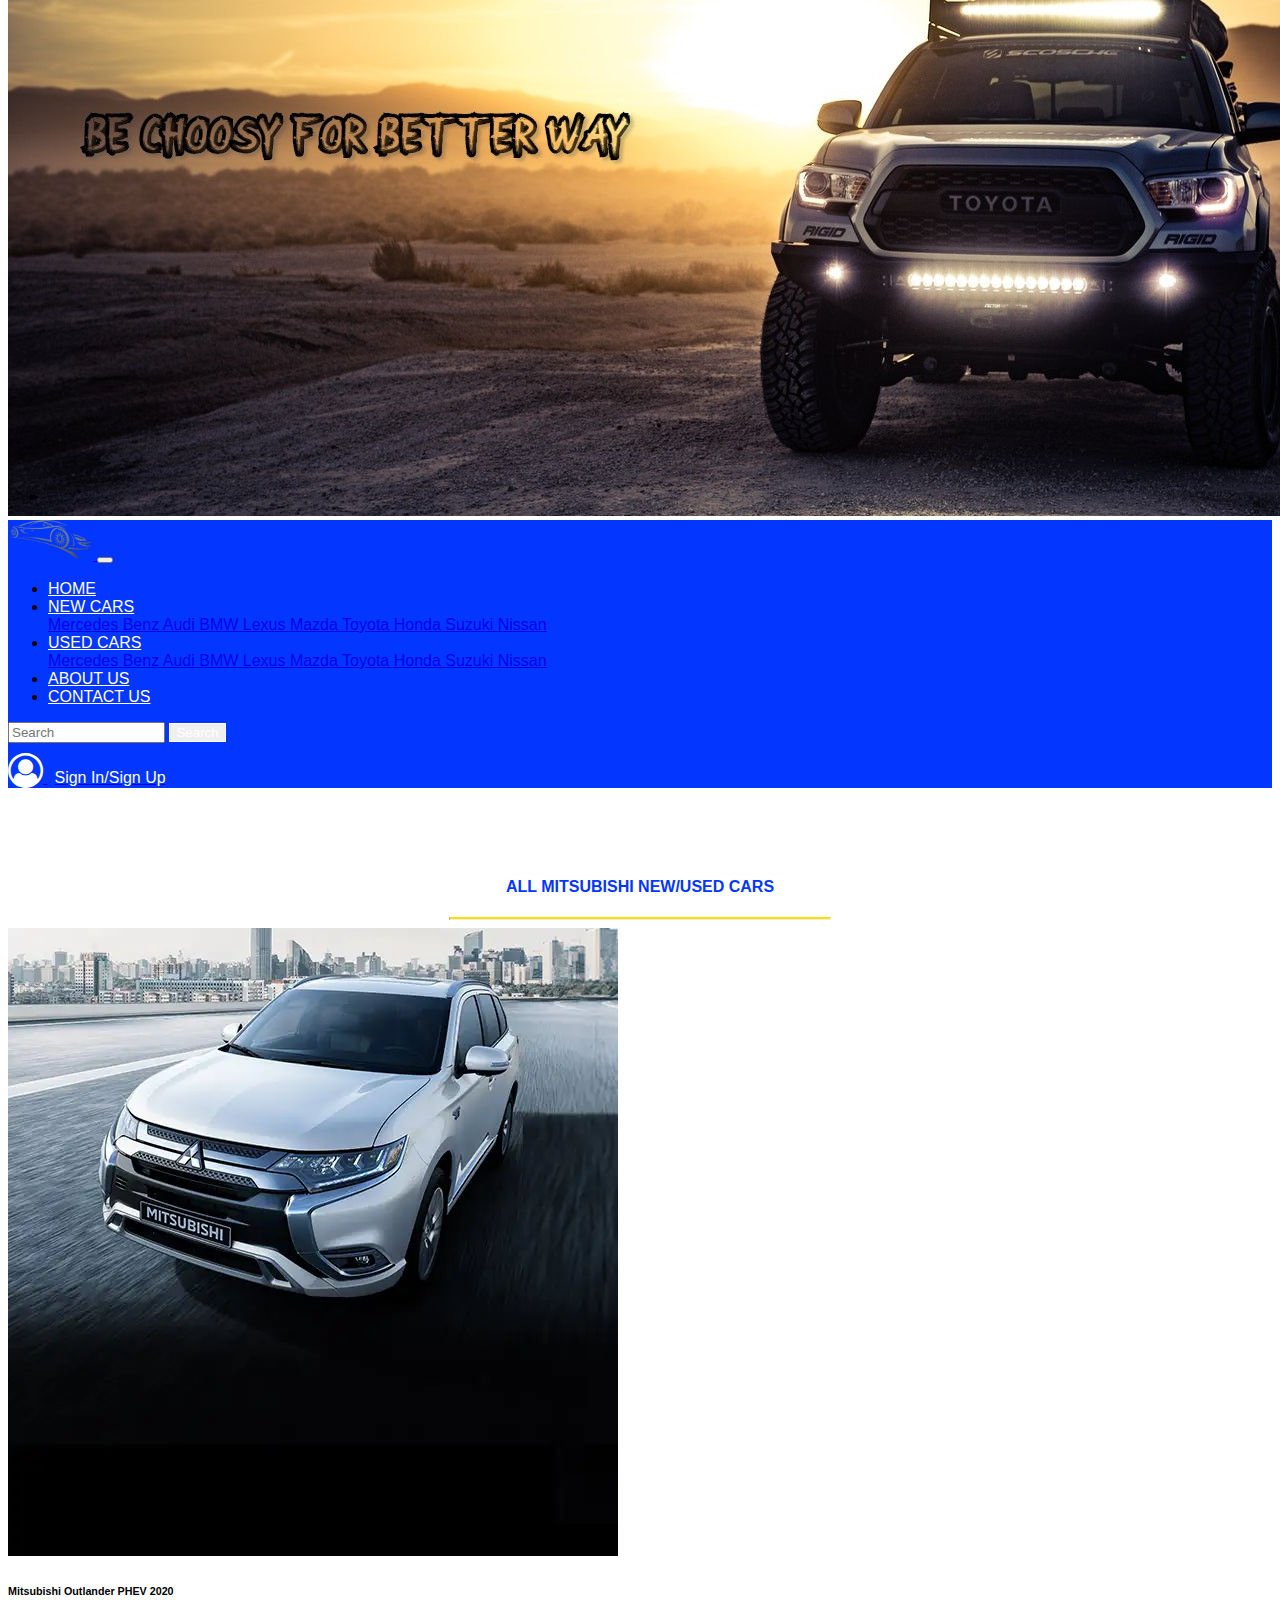
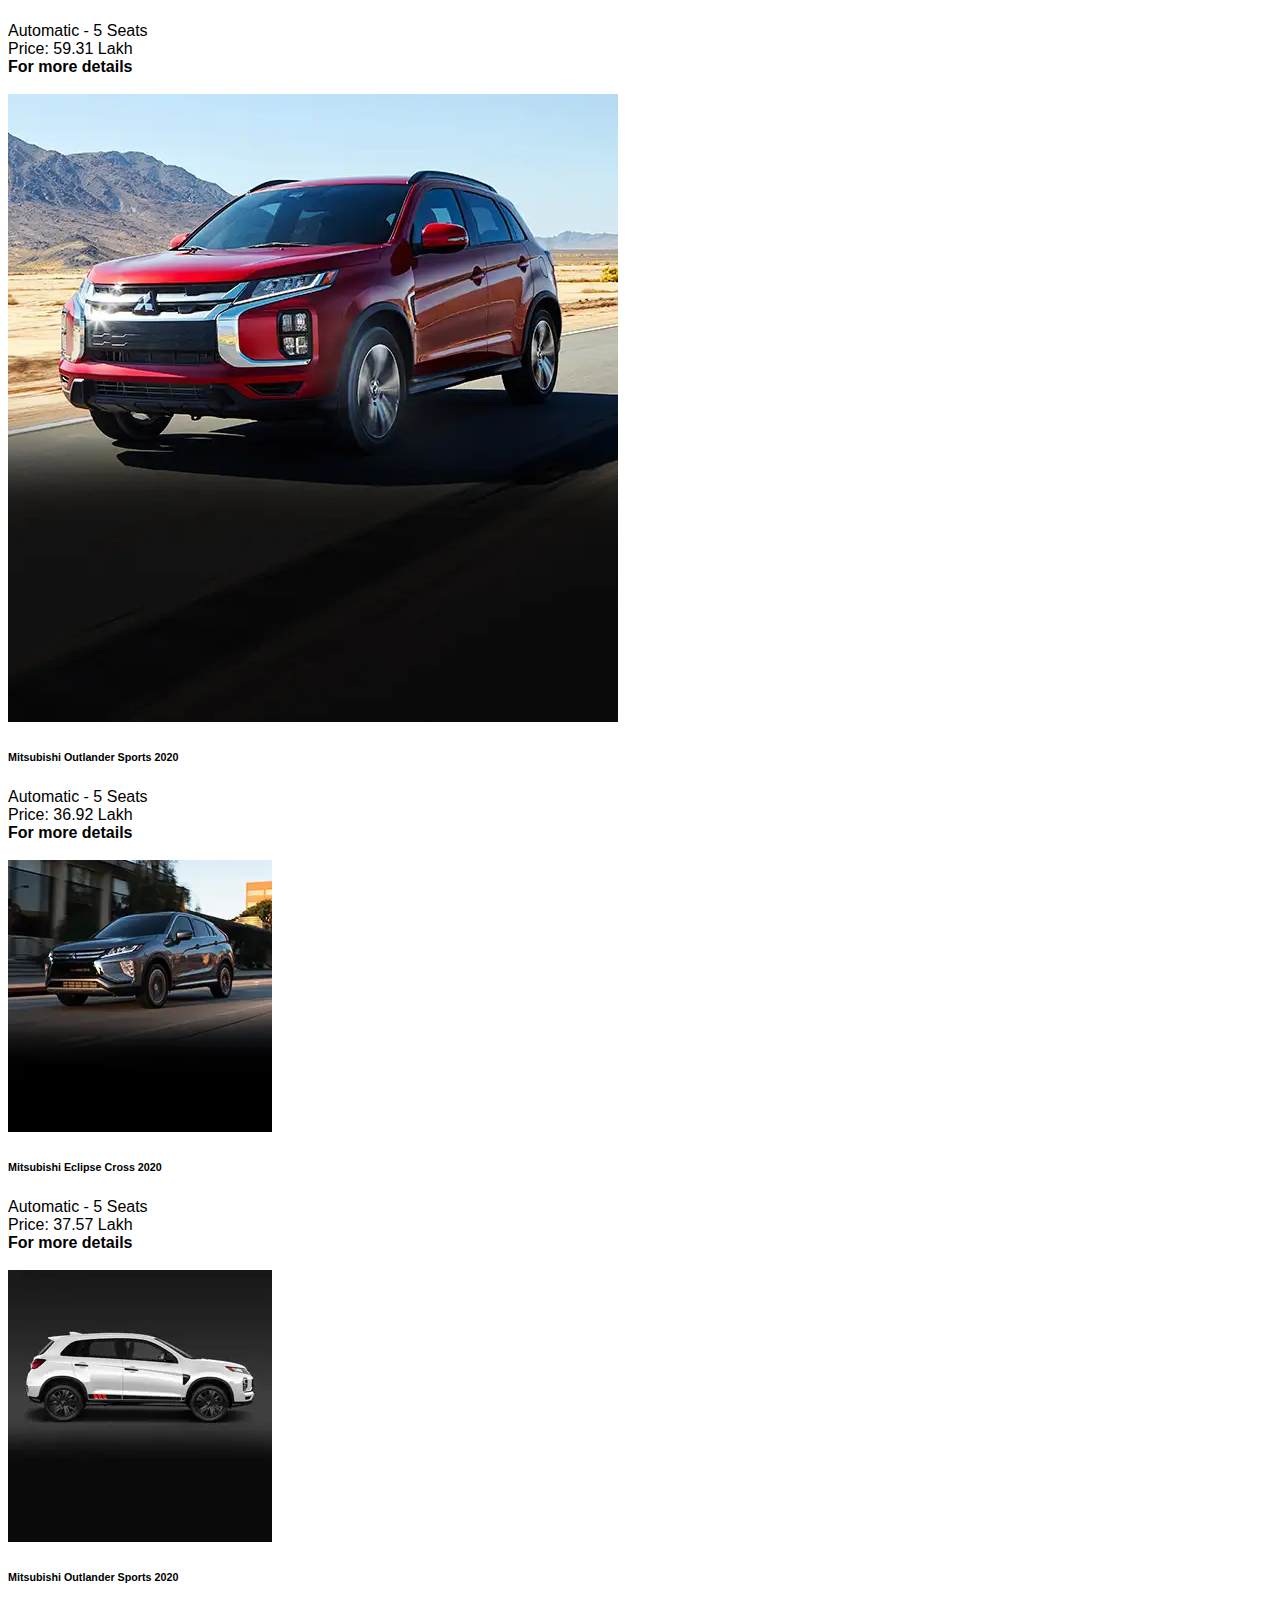
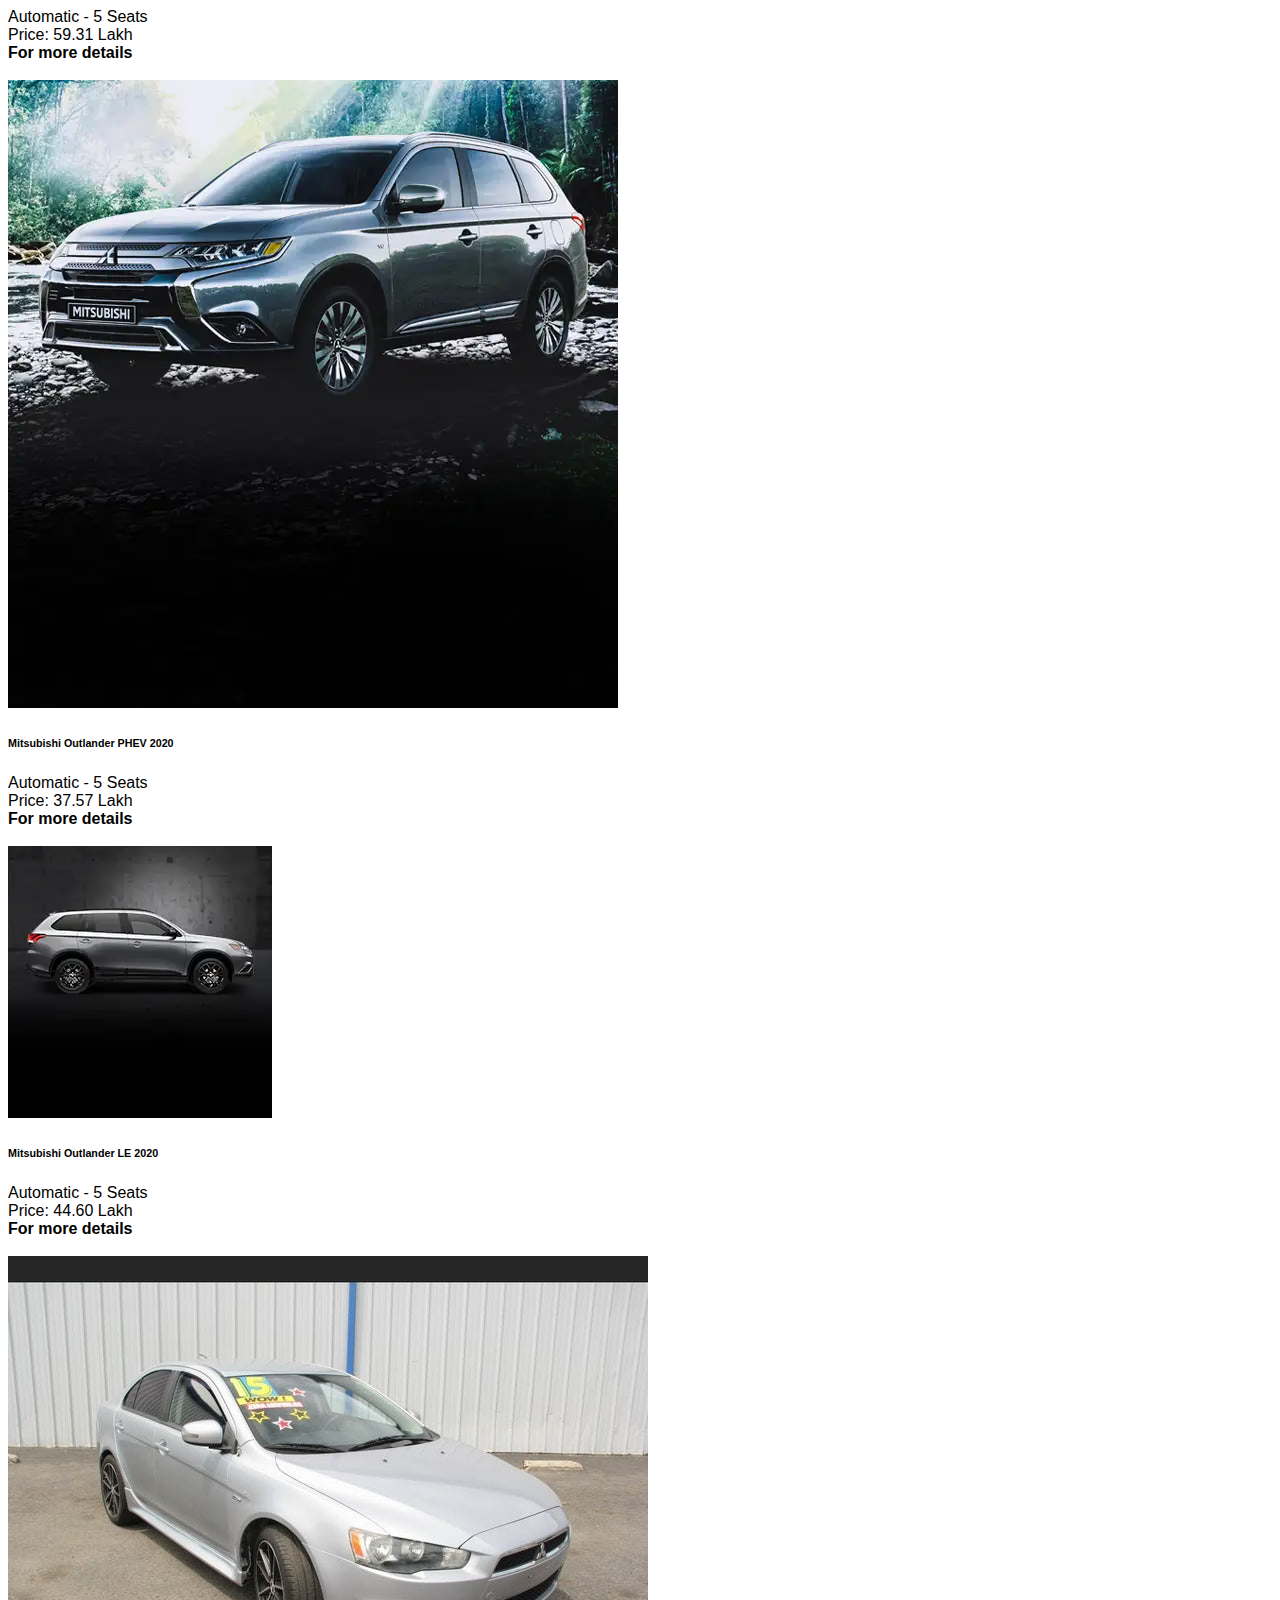
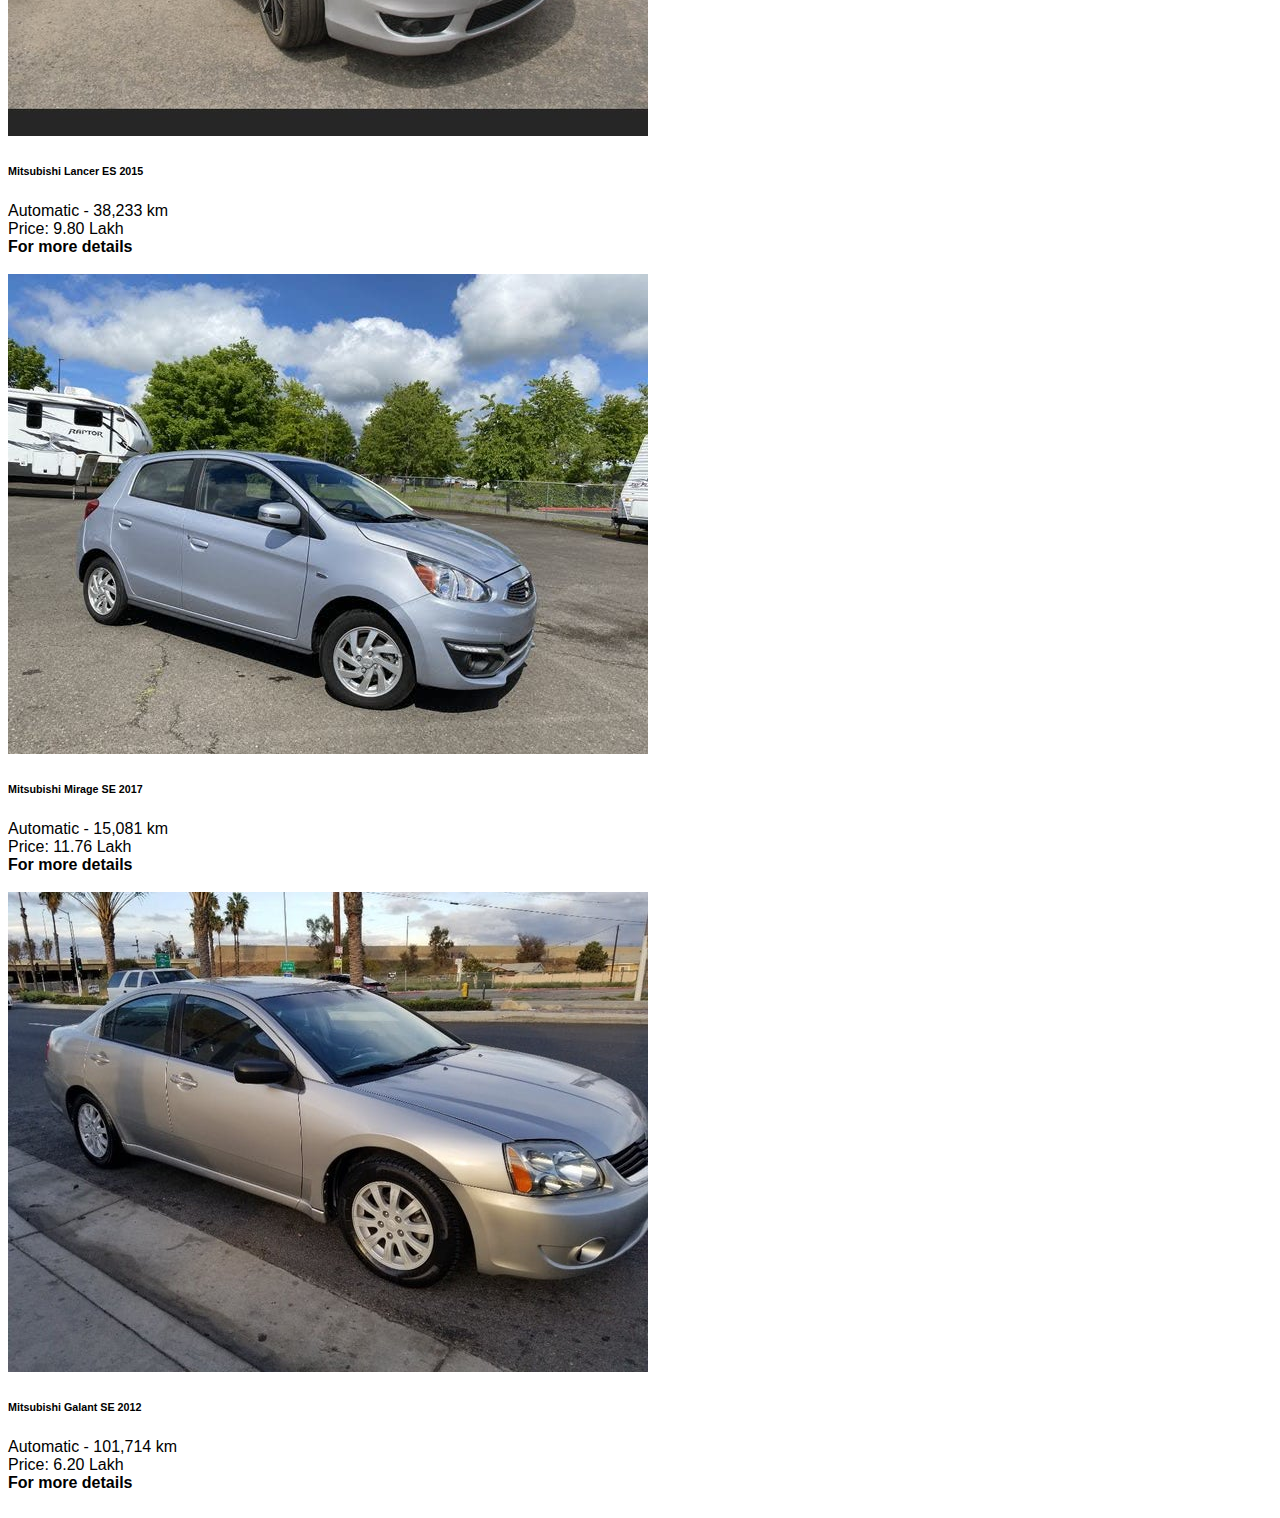
<file: mitsubishi.html>
<!DOCTYPE html>
<html lang="en">
<head>
    <meta charset="UTF-8">
    <meta name="viewport" content="width=device-width, initial-scale=1.0">
    <title>Mitsubishi Models</title>
    <link rel="stylesheet" href="https://stackpath.bootstrapcdn.com/bootstrap/4.5.0/css/bootstrap.min.css" integrity="sha384-9aIt2nRpC12Uk9gS9baDl411NQApFmC26EwAOH8WgZl5MYYxFfc+NcPb1dKGj7Sk" crossorigin="anonymous">
    <link rel="stylesheet" href="style.css">
    <link rel="stylesheet" href="https://cdnjs.cloudflare.com/ajax/libs/font-awesome/4.7.0/css/font-awesome.min.css">
</head>
<body>
    <div id="carouselExampleFade" class="carousel slide carousel-fade" data-ride="carousel">
        <div class="carousel-inner">
          <div class="carousel-item active">
            <img src="images/slide1.jpg" class="d-block w-100" alt="...">
          </div>
          <div class="carousel-item">
            <img src="images/slide2.jpg" class="d-block w-100" alt="...">
          </div>
          <div class="carousel-item">
            <img src="images/slide3.jpg" class="d-block w-100" alt="...">
          </div>
        </div>
        <a class="carousel-control-prev" href="#carouselExampleFade" role="button" data-slide="prev">
          <span class="carousel-control-prev-icon" aria-hidden="true"></span>
          <span class="sr-only">Previous</span>
        </a>
        <a class="carousel-control-next" href="#carouselExampleFade" role="button" data-slide="next">
          <span class="carousel-control-next-icon" aria-hidden="true"></span>
          <span class="sr-only">Next</span>
        </a>
    </div>
    <nav class="navbar navbar-expand-lg navbar-dark bg-dark">
      <a class="navbar-brand" href="index.html">
        <img src="images/logo.png" width="85" height="40" alt="" loading="lazy">
      </a>
      <button class="navbar-toggler" type="button" data-toggle="collapse" data-target="#navbarNavDropdown" aria-controls="navbarNavDropdown" aria-expanded="false" aria-label="Toggle navigation">
        <span class="navbar-toggler-icon"></span>
      </button>
      <div class="collapse navbar-collapse" id="navbarNavDropdown">
        <ul class="navbar-nav ml-auto mr-auto">
          <li class="nav-item active">
            <a class="nav-link" href="index.html">
              HOME <span class="sr-only">(current)</span>
            </a>
          </li>
          <li class="nav-item dropdown">
            <a class="nav-link dropdown-toggle" href="#" id="navbarDropdownMenuLink" role="button" data-toggle="dropdown" aria-haspopup="true" aria-expanded="false">
              NEW CARS
            </a>
            <div class="dropdown-menu" aria-labelledby="navbarDropdownMenuLink">
              <a class="dropdown-item" href="#">
                Mercedes Benz
              </a>
              <a class="dropdown-item" href="#">
                Audi
              </a>
              <a class="dropdown-item" href="bmw.html">
                BMW
              </a>
              <a class="dropdown-item" href="lexus.html">
                Lexus
              </a>
              <a class="dropdown-item" href="#">
                Mazda
              </a>
              <a class="dropdown-item" href="toyota.html">
                Toyota
              </a>
              <a class="dropdown-item" href="#">
                Honda
              </a>
              <a class="dropdown-item" href="#">
                Suzuki
              </a>
              <a class="dropdown-item" href="#">
                Nissan
              </a>
            </div>
          </li>
          <li class="nav-item dropdown">
            <a class="nav-link dropdown-toggle" href="#" id="navbarDropdownMenuLink" role="button" data-toggle="dropdown" aria-haspopup="true" aria-expanded="false">
              USED CARS
            </a>
            <div class="dropdown-menu" aria-labelledby="navbarDropdownMenuLink">
              <a class="dropdown-item" href="#">
                Mercedes Benz
              </a>
              <a class="dropdown-item" href="#">
                Audi
              </a>
              <a class="dropdown-item" href="bmw.html">
                BMW
              </a>
              <a class="dropdown-item" href="lexus.html">
                Lexus
              </a>
              <a class="dropdown-item" href="#">
                Mazda
              </a>
              <a class="dropdown-item" href="toyota.html">
                Toyota
              </a>
              <a class="dropdown-item" href="#">
                Honda
              </a>
              <a class="dropdown-item" href="#">
                Suzuki
              </a>
              <a class="dropdown-item" href="#">
                Nissan
              </a>
            </div>
          </li>
          <li class="nav-item">
            <a class="nav-link" href="about.html">
              ABOUT US
            </a>
          </li>
          <li class="nav-item">
            <a class="nav-link" href="contact.html">
              CONTACT US
            </a>
          </li>
        </ul>
        <form class="form-inline">
          <input class="form-control mr-sm-2" type="search" placeholder="Search" aria-label="Search">
          <button class="btn btn-outline-success my-2 my-sm-0" type="submit">
            Search
          </button>
        </form>
        <a href="#">
          <i class="fa fa-user-circle-o ml-2" aria-hidden="true"></i>
        </a>
        <a href="#">
          <label style="margin: 7px; color: white;">Sign In/Sign Up</label>
        </a>
      </div>
    </nav>
    <div class="container-fluid contain6">
        <h4 style="text-align: center; font-weight: bold; color:#0336FF;">ALL MITSUBISHI NEW/USED CARS</h4>
        <hr align="center" width="30%" style="border-top: 2px solid #ffde03;">
        <div class="row mt-5">
            <div class="col-lg-4 col-md-4 col-sm-12 col-xs-12 box3">
                <div class="card">
                    <img src="images/mitsubishi/1.webp" class="card-img-top img-responsive" alt="...">
                    <div class="card-body">
                      <h6 class="card-title" style="font-weight: bold;">Mitsubishi Outlander PHEV 2020</h6>
                      <span>Automatic - 5 Seats</span><br>
                      <span>Price: 59.31 Lakh</span><br>
                      <div class="mt-3">
                        <span style="font-weight: bold;">For more details</span><br>
                        <a href="#" class="btn btn-primary">Contact With Dealer</a>
                      </div>  
                    </div>
                  </div>
            </div>
            <div class="col-lg-4 col-md-4 col-sm-12 col-xs-12 box3">
                <div class="card">
                    <img src="images/mitsubishi/2.webp" class="card-img-top" alt="...">
                    <div class="card-body">
                        <h6 class="card-title" style="font-weight: bold;">Mitsubishi Outlander Sports 2020</h6>
                        <span>Automatic - 5 Seats</span><br>
                        <span>Price: 36.92 Lakh</span><br>
                      <div class="mt-3">
                        <span style="font-weight: bold;">For more details</span><br>
                        <a href="#" class="btn btn-primary">Contact With Dealer</a>
                      </div>  
                    </div>
                  </div>
            </div>
            <div class="col-lg-4 col-md-4 col-sm-12 col-xs-12 box3">
                <div class="card">
                    <img src="images/mitsubishi/3.webp" class="card-img-top" alt="...">
                    <div class="card-body">
                        <h6 class="card-title" style="font-weight: bold;">Mitsubishi Eclipse Cross 2020</h6>
                        <span>Automatic - 5 Seats</span><br>
                        <span>Price: 37.57 Lakh</span><br>
                      <div class="mt-3">
                        <span style="font-weight: bold;">For more details</span><br>
                        <a href="#" class="btn btn-primary">Contact With Dealer</a>
                      </div>  
                    </div>
                  </div>
            </div>
        </div>
        <div class="row mt-5">
            <div class="col-lg-4 col-md-4 col-sm-12 col-xs-12 box3">
                <div class="card">
                    <img src="images/mitsubishi/4.webp" class="card-img-top" alt="...">
                    <div class="card-body">
                        <h6 class="card-title" style="font-weight: bold;">Mitsubishi Outlander Sports 2020</h6>
                        <span>Automatic - 5 Seats</span><br>
                        <span>Price: 59.31 Lakh</span><br>
                      <div class="mt-3">
                        <span style="font-weight: bold;">For more details</span><br>
                        <a href="#" class="btn btn-primary">Contact With Dealer</a>
                      </div>  
                    </div>
                  </div>
            </div>
            <div class="col-lg-4 col-md-4 col-sm-12 col-xs-12 box3">
                <div class="card">
                    <img src="images/mitsubishi/5.webp" class="card-img-top" alt="...">
                    <div class="card-body">
                        <h6 class="card-title" style="font-weight: bold;">Mitsubishi Outlander PHEV 2020</h6>
                        <span>Automatic - 5 Seats</span><br>
                        <span>Price: 37.57 Lakh</span><br>
                      <div class="mt-3">
                        <span style="font-weight: bold;">For more details</span><br>
                        <a href="#" class="btn btn-primary">Contact With Dealer</a>
                      </div>  
                    </div>
                  </div>
            </div>
            <div class="col-lg-4 col-md-4 col-sm-12 col-xs-12 box3">
                <div class="card">
                    <img src="images/mitsubishi/6.webp" class="card-img-top" alt="...">
                    <div class="card-body">
                        <h6 class="card-title" style="font-weight: bold;">Mitsubishi Outlander LE 2020</h6>
                        <span>Automatic - 5 Seats</span><br>
                        <span>Price: 44.60 Lakh</span><br>
                      <div class="mt-3">
                        <span style="font-weight: bold;">For more details</span><br>
                        <a href="#" class="btn btn-primary">Contact With Dealer</a>
                      </div>  
                    </div>
                  </div>
            </div>
        </div>
        <div class="row mt-5">
          <div class="col-lg-4 col-md-4 col-sm-12 col-xs-12 box3">
              <div class="card">
                  <img src="images/mitsubishi/7.jpeg" class="card-img-top" alt="...">
                  <div class="card-body">
                      <h6 class="card-title" style="font-weight: bold;">Mitsubishi Lancer ES 2015</h6>
                      <span>Automatic - 38,233 km</span><br>
                      <span>Price: 9.80 Lakh</span><br>
                    <div class="mt-3">
                      <span style="font-weight: bold;">For more details</span><br>
                      <a href="#" class="btn btn-primary">Contact With Dealer</a>
                    </div>  
                  </div>
                </div>
          </div>
          <div class="col-lg-4 col-md-4 col-sm-12 col-xs-12 box3">
              <div class="card">
                  <img src="images/mitsubishi/8.jpeg" class="card-img-top" alt="...">
                  <div class="card-body">
                      <h6 class="card-title" style="font-weight: bold;">Mitsubishi Mirage SE 2017</h6>
                      <span>Automatic - 15,081 km</span><br>
                      <span>Price: 11.76 Lakh</span><br>
                    <div class="mt-3">
                      <span style="font-weight: bold;">For more details</span><br>
                      <a href="#" class="btn btn-primary">Contact With Dealer</a>
                    </div>  
                  </div>
                </div>
          </div>
          <div class="col-lg-4 col-md-4 col-sm-12 col-xs-12 box3">
              <div class="card">
                  <img src="images/mitsubishi/9.jpeg" class="card-img-top" alt="...">
                  <div class="card-body">
                      <h6 class="card-title" style="font-weight: bold;">Mitsubishi Galant SE 2012</h6>
                      <span>Automatic - 101,714 km</span><br>
                      <span>Price: 6.20 Lakh</span><br>
                    <div class="mt-3">
                      <span style="font-weight: bold;">For more details</span><br>
                      <a href="#" class="btn btn-primary">Contact With Dealer</a>
                    </div>  
                  </div>
                </div>
          </div>
      </div>

<script src="https://code.jquery.com/jquery-3.5.1.slim.min.js" integrity="sha384-DfXdz2htPH0lsSSs5nCTpuj/zy4C+OGpamoFVy38MVBnE+IbbVYUew+OrCXaRkfj" crossorigin="anonymous"></script>
<script src="https://cdn.jsdelivr.net/npm/popper.js@1.16.0/dist/umd/popper.min.js" integrity="sha384-Q6E9RHvbIyZFJoft+2mJbHaEWldlvI9IOYy5n3zV9zzTtmI3UksdQRVvoxMfooAo" crossorigin="anonymous"></script>
<script src="https://stackpath.bootstrapcdn.com/bootstrap/4.5.0/js/bootstrap.min.js" integrity="sha384-OgVRvuATP1z7JjHLkuOU7Xw704+h835Lr+6QL9UvYjZE3Ipu6Tp75j7Bh/kR0JKI" crossorigin="anonymous"></script>    
</body>
</html>
</file>
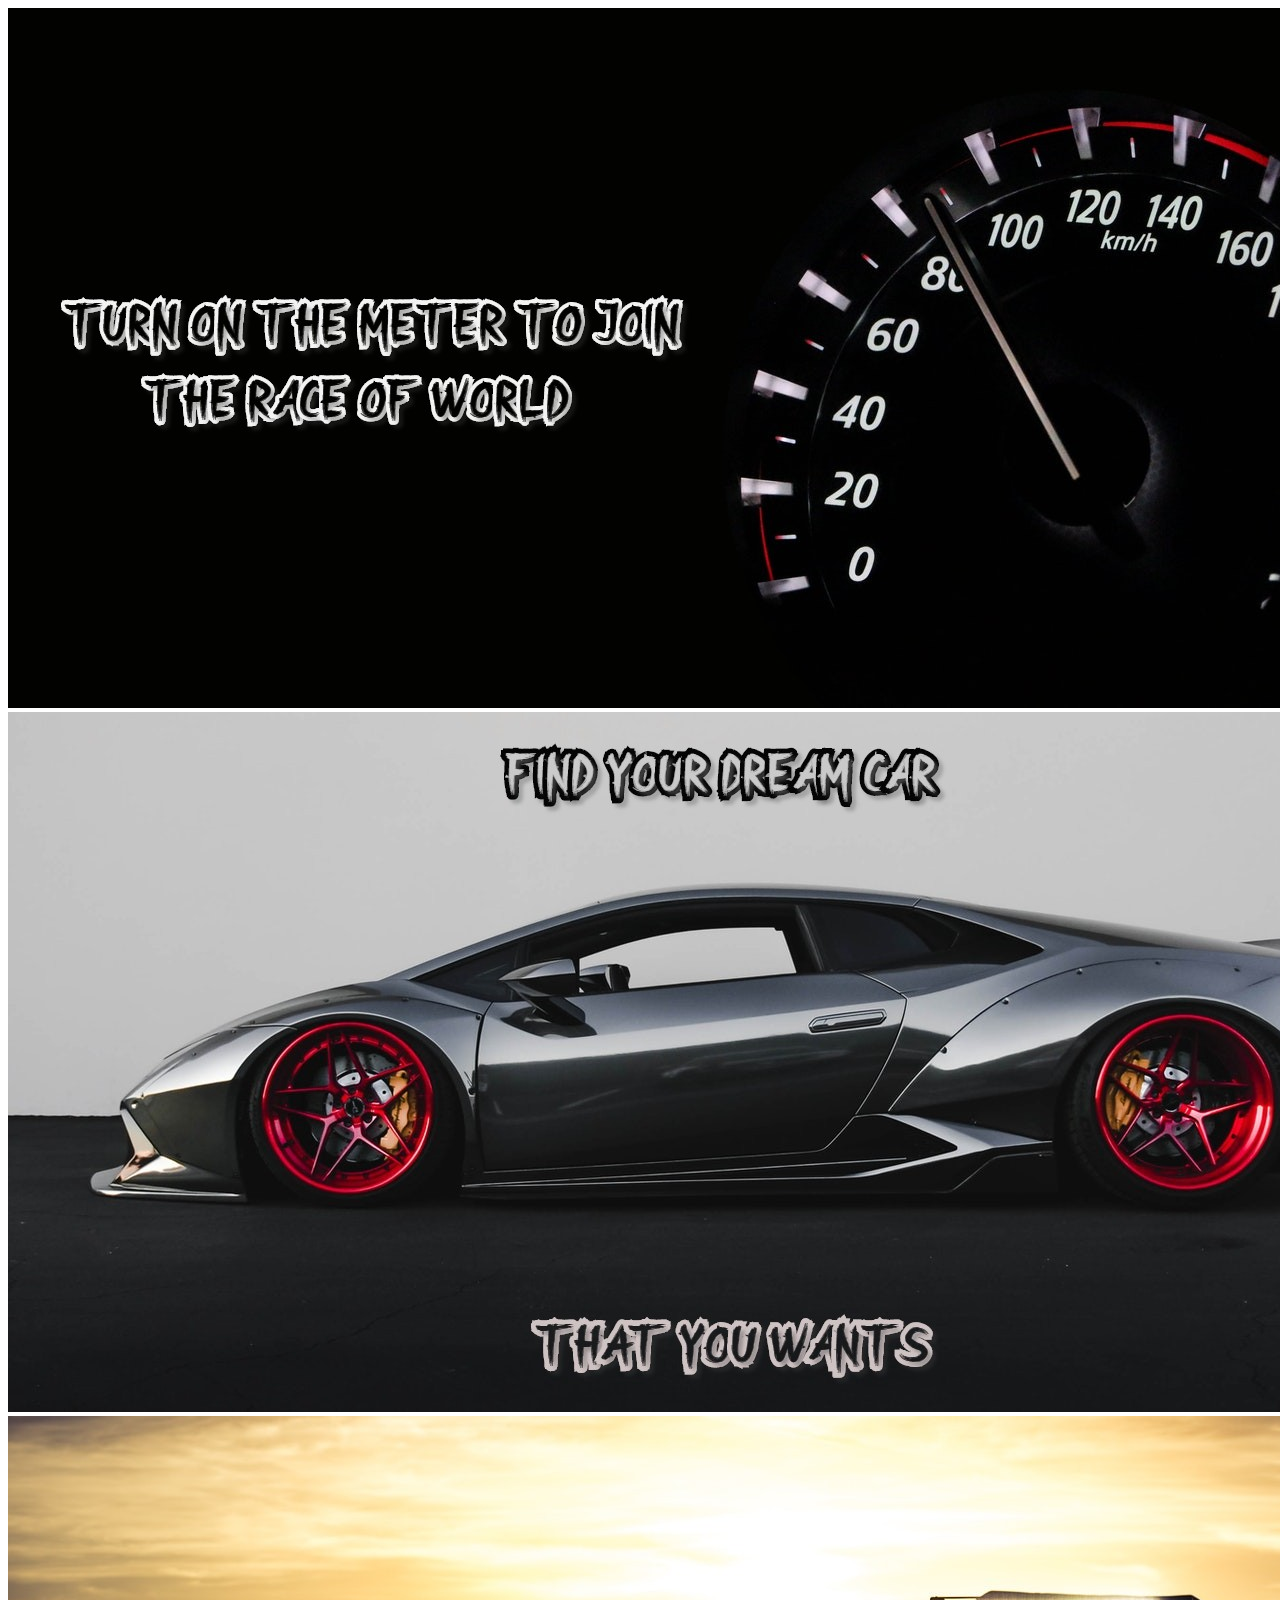
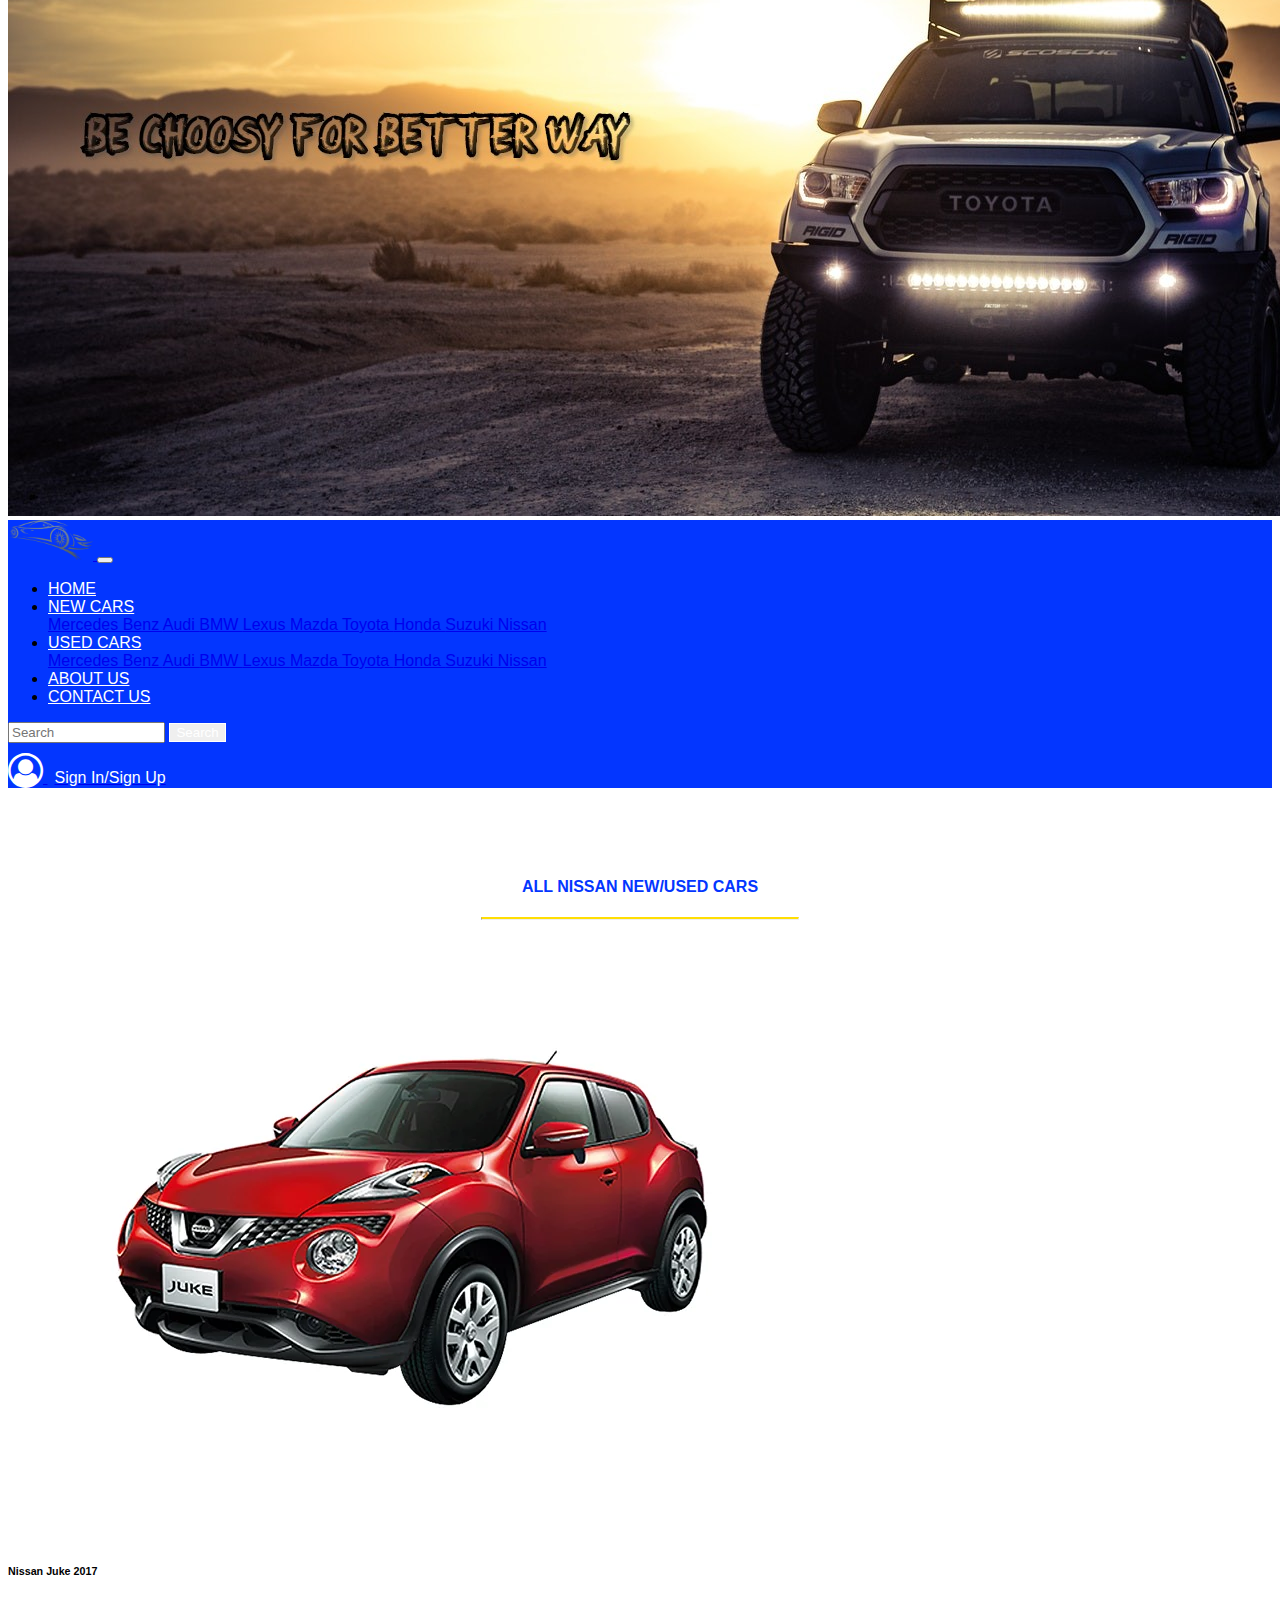
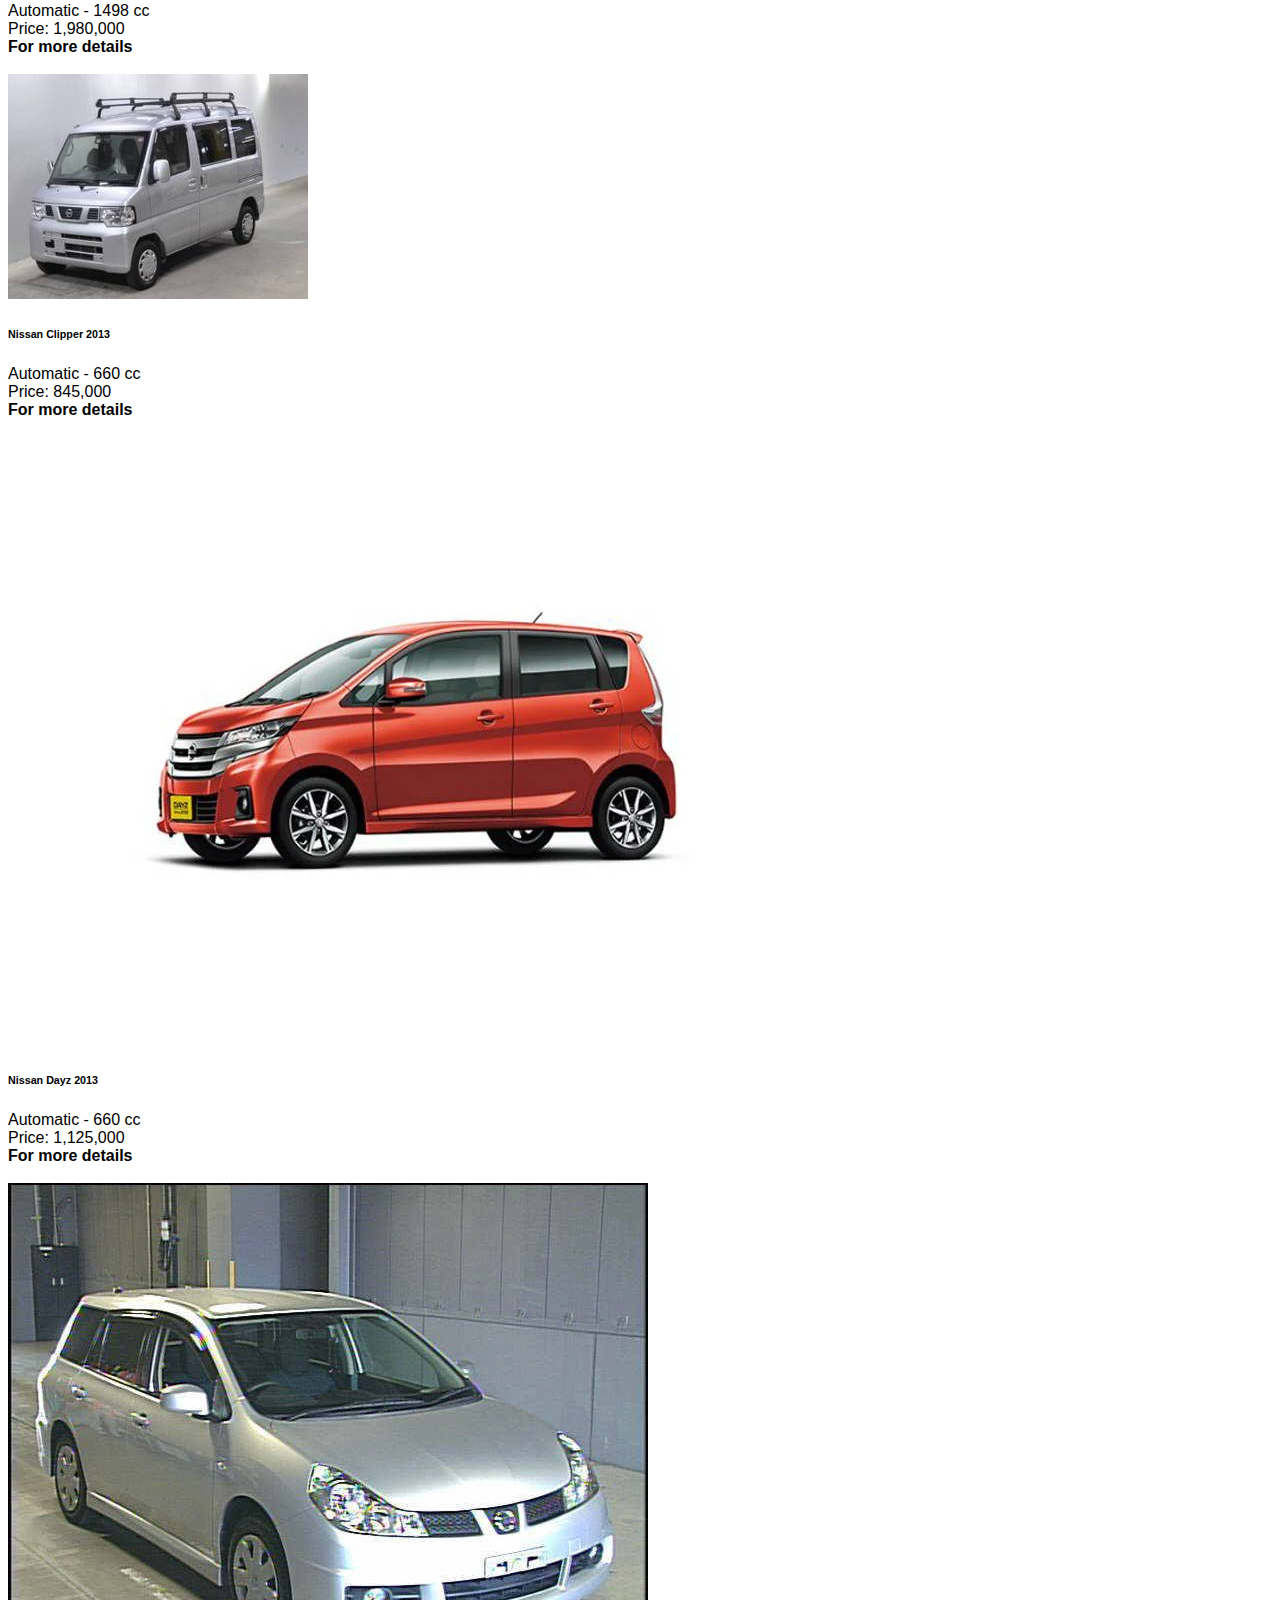
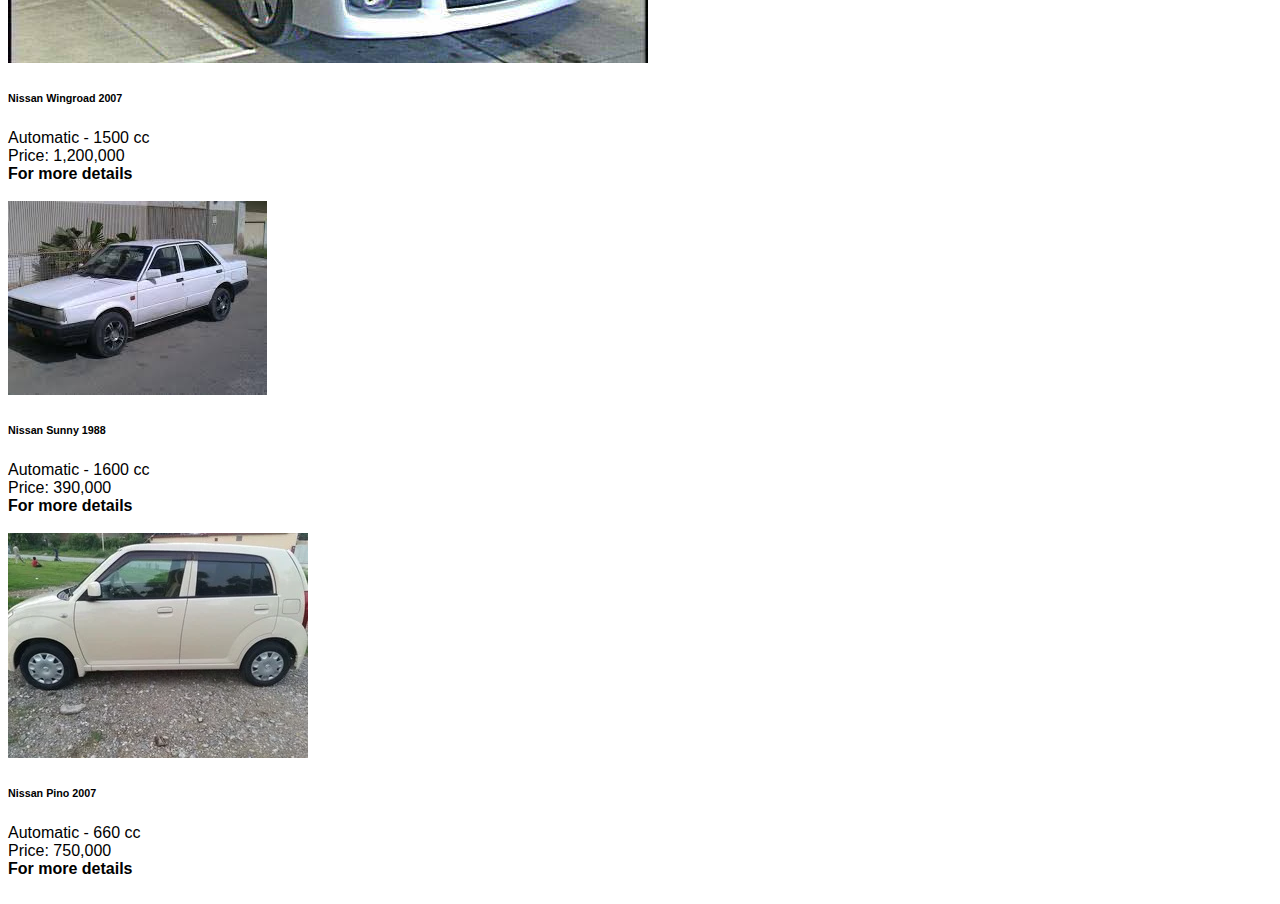
<file: nissan.html>
<!DOCTYPE html>
<html lang="en">
<head>
    <meta charset="UTF-8">
    <meta name="viewport" content="width=device-width, initial-scale=1.0">
    <title>Nissan Models</title>
    <link rel="stylesheet" href="https://stackpath.bootstrapcdn.com/bootstrap/4.5.0/css/bootstrap.min.css" integrity="sha384-9aIt2nRpC12Uk9gS9baDl411NQApFmC26EwAOH8WgZl5MYYxFfc+NcPb1dKGj7Sk" crossorigin="anonymous">
    <link rel="stylesheet" href="style.css">
    <link rel="stylesheet" href="https://cdnjs.cloudflare.com/ajax/libs/font-awesome/4.7.0/css/font-awesome.min.css">
</head>
<body>
    <div id="carouselExampleFade" class="carousel slide carousel-fade" data-ride="carousel">
        <div class="carousel-inner">
          <div class="carousel-item active">
            <img src="images/slide1.jpg" class="d-block w-100" alt="...">
          </div>
          <div class="carousel-item">
            <img src="images/slide2.jpg" class="d-block w-100" alt="...">
          </div>
          <div class="carousel-item">
            <img src="images/slide3.jpg" class="d-block w-100" alt="...">
          </div>
        </div>
        <a class="carousel-control-prev" href="#carouselExampleFade" role="button" data-slide="prev">
          <span class="carousel-control-prev-icon" aria-hidden="true"></span>
          <span class="sr-only">Previous</span>
        </a>
        <a class="carousel-control-next" href="#carouselExampleFade" role="button" data-slide="next">
          <span class="carousel-control-next-icon" aria-hidden="true"></span>
          <span class="sr-only">Next</span>
        </a>
    </div>
    <nav class="navbar navbar-expand-lg navbar-dark bg-dark">
      <a class="navbar-brand" href="index.html">
        <img src="images/logo.png" width="85" height="40" alt="" loading="lazy">
      </a>
      <button class="navbar-toggler" type="button" data-toggle="collapse" data-target="#navbarNavDropdown" aria-controls="navbarNavDropdown" aria-expanded="false" aria-label="Toggle navigation">
        <span class="navbar-toggler-icon"></span>
      </button>
      <div class="collapse navbar-collapse" id="navbarNavDropdown">
        <ul class="navbar-nav ml-auto mr-auto">
          <li class="nav-item active">
            <a class="nav-link" href="index.html">
              HOME <span class="sr-only">(current)</span>
            </a>
          </li>
          <li class="nav-item dropdown">
            <a class="nav-link dropdown-toggle" href="#" id="navbarDropdownMenuLink" role="button" data-toggle="dropdown" aria-haspopup="true" aria-expanded="false">
              NEW CARS
            </a>
            <div class="dropdown-menu" aria-labelledby="navbarDropdownMenuLink">
              <a class="dropdown-item" href="#">
                Mercedes Benz
              </a>
              <a class="dropdown-item" href="#">
                Audi
              </a>
              <a class="dropdown-item" href="bmw.html">
                BMW
              </a>
              <a class="dropdown-item" href="lexus.html">
                Lexus
              </a>
              <a class="dropdown-item" href="#">
                Mazda
              </a>
              <a class="dropdown-item" href="toyota.html">
                Toyota
              </a>
              <a class="dropdown-item" href="#">
                Honda
              </a>
              <a class="dropdown-item" href="#">
                Suzuki
              </a>
              <a class="dropdown-item" href="#">
                Nissan
              </a>
            </div>
          </li>
          <li class="nav-item dropdown">
            <a class="nav-link dropdown-toggle" href="#" id="navbarDropdownMenuLink" role="button" data-toggle="dropdown" aria-haspopup="true" aria-expanded="false">
              USED CARS
            </a>
            <div class="dropdown-menu" aria-labelledby="navbarDropdownMenuLink">
              <a class="dropdown-item" href="#">
                Mercedes Benz
              </a>
              <a class="dropdown-item" href="#">
                Audi
              </a>
              <a class="dropdown-item" href="bmw.html">
                BMW
              </a>
              <a class="dropdown-item" href="lexus.html">
                Lexus
              </a>
              <a class="dropdown-item" href="#">
                Mazda
              </a>
              <a class="dropdown-item" href="toyota.html">
                Toyota
              </a>
              <a class="dropdown-item" href="#">
                Honda
              </a>
              <a class="dropdown-item" href="#">
                Suzuki
              </a>
              <a class="dropdown-item" href="#">
                Nissan
              </a>
            </div>
          </li>
          <li class="nav-item">
            <a class="nav-link" href="about.html">
              ABOUT US
            </a>
          </li>
          <li class="nav-item">
            <a class="nav-link" href="contact.html">
              CONTACT US
            </a>
          </li>
        </ul>
        <form class="form-inline">
          <input class="form-control mr-sm-2" type="search" placeholder="Search" aria-label="Search">
          <button class="btn btn-outline-success my-2 my-sm-0" type="submit">
            Search
          </button>
        </form>
        <a href="#">
          <i class="fa fa-user-circle-o ml-2" aria-hidden="true"></i>
        </a>
        <a href="#">
          <label style="margin: 7px; color: white;">Sign In/Sign Up</label>
        </a>
      </div>
    </nav>
    <div class="container-fluid contain6">
        <h4 style="text-align: center; font-weight: bold; color:#0336FF;">ALL NISSAN NEW/USED CARS</h4>
        <hr align="center" width="25%" style="border-top: 2px solid #ffde03;">
        <div class="row mt-5">
            <div class="col-lg-4 col-md-4 col-sm-12 col-xs-12 box3">
                <div class="card">
                    <img src="images/nissan/1.webp" class="card-img-top img-responsive" alt="...">
                    <div class="card-body">
                      <h6 class="card-title" style="font-weight: bold;">Nissan Juke 2017</h6>
                      <span>Automatic - 1498 cc</span><br>
                      <span>Price: 1,980,000</span><br>
                      <div class="mt-3">
                        <span style="font-weight: bold;">For more details</span><br>
                        <a href="#" class="btn btn-primary">Contact With Dealer</a>
                      </div>  
                    </div>
                  </div>
            </div>
            <div class="col-lg-4 col-md-4 col-sm-12 col-xs-12 box3">
                <div class="card">
                    <img src="images/nissan/2.jpg" class="card-img-top" alt="...">
                    <div class="card-body">
                        <h6 class="card-title" style="font-weight: bold;">Nissan Clipper 2013</h6>
                        <span>Automatic - 660 cc</span><br>
                        <span>Price: 845,000</span><br>
                      <div class="mt-3">
                        <span style="font-weight: bold;">For more details</span><br>
                        <a href="#" class="btn btn-primary">Contact With Dealer</a>
                      </div>  
                    </div>
                  </div>
            </div>
            <div class="col-lg-4 col-md-4 col-sm-12 col-xs-12 box3">
                <div class="card">
                    <img src="images/nissan/3.webp" class="card-img-top" alt="...">
                    <div class="card-body">
                        <h6 class="card-title" style="font-weight: bold;">Nissan Dayz 2013</h6>
                        <span>Automatic  - 660 cc</span><br>
                        <span>Price: 1,125,000</span><br>
                      <div class="mt-3">
                        <span style="font-weight: bold;">For more details</span><br>
                        <a href="#" class="btn btn-primary">Contact With Dealer</a>
                      </div>  
                    </div>
                  </div>
            </div>
        </div>
        <div class="row mt-5">
            <div class="col-lg-4 col-md-4 col-sm-12 col-xs-12 box3">
                <div class="card">
                    <img src="images/nissan/4.jpg" class="card-img-top" alt="...">
                    <div class="card-body">
                        <h6 class="card-title" style="font-weight: bold;">Nissan Wingroad 2007</h6>
                        <span>Automatic - 1500 cc</span><br>
                        <span>Price: 1,200,000</span><br>
                      <div class="mt-3">
                        <span style="font-weight: bold;">For more details</span><br>
                        <a href="#" class="btn btn-primary">Contact With Dealer</a>
                      </div>  
                    </div>
                  </div>
            </div>
            <div class="col-lg-4 col-md-4 col-sm-12 col-xs-12 box3">
              <div class="card">
                  <img src="images/nissan/5.jpg" class="card-img-top" alt="...">
                  <div class="card-body">
                      <h6 class="card-title" style="font-weight: bold;">Nissan Sunny 1988</h6>
                      <span>Automatic - 1600 cc</span><br>
                      <span>Price: 390,000</span><br>
                    <div class="mt-3">
                      <span style="font-weight: bold;">For more details</span><br>
                      <a href="#" class="btn btn-primary">Contact With Dealer</a>
                    </div>  
                  </div>
                </div>
          </div>
          <div class="col-lg-4 col-md-4 col-sm-12 col-xs-12 box3">
            <div class="card">
                <img src="images/nissan/6.webp" class="card-img-top" alt="...">
                <div class="card-body">
                    <h6 class="card-title" style="font-weight: bold;">Nissan Pino 2007</h6>
                    <span>Automatic - 660 cc</span><br>
                    <span>Price: 750,000</span><br>
                  <div class="mt-3">
                    <span style="font-weight: bold;">For more details</span><br>
                    <a href="#" class="btn btn-primary">Contact With Dealer</a>
                  </div>  
                </div>
              </div>
        </div>
        </div>

<script src="https://code.jquery.com/jquery-3.5.1.slim.min.js" integrity="sha384-DfXdz2htPH0lsSSs5nCTpuj/zy4C+OGpamoFVy38MVBnE+IbbVYUew+OrCXaRkfj" crossorigin="anonymous"></script>
<script src="https://cdn.jsdelivr.net/npm/popper.js@1.16.0/dist/umd/popper.min.js" integrity="sha384-Q6E9RHvbIyZFJoft+2mJbHaEWldlvI9IOYy5n3zV9zzTtmI3UksdQRVvoxMfooAo" crossorigin="anonymous"></script>
<script src="https://stackpath.bootstrapcdn.com/bootstrap/4.5.0/js/bootstrap.min.js" integrity="sha384-OgVRvuATP1z7JjHLkuOU7Xw704+h835Lr+6QL9UvYjZE3Ipu6Tp75j7Bh/kR0JKI" crossorigin="anonymous"></script>    
</body>
</html>
</file>
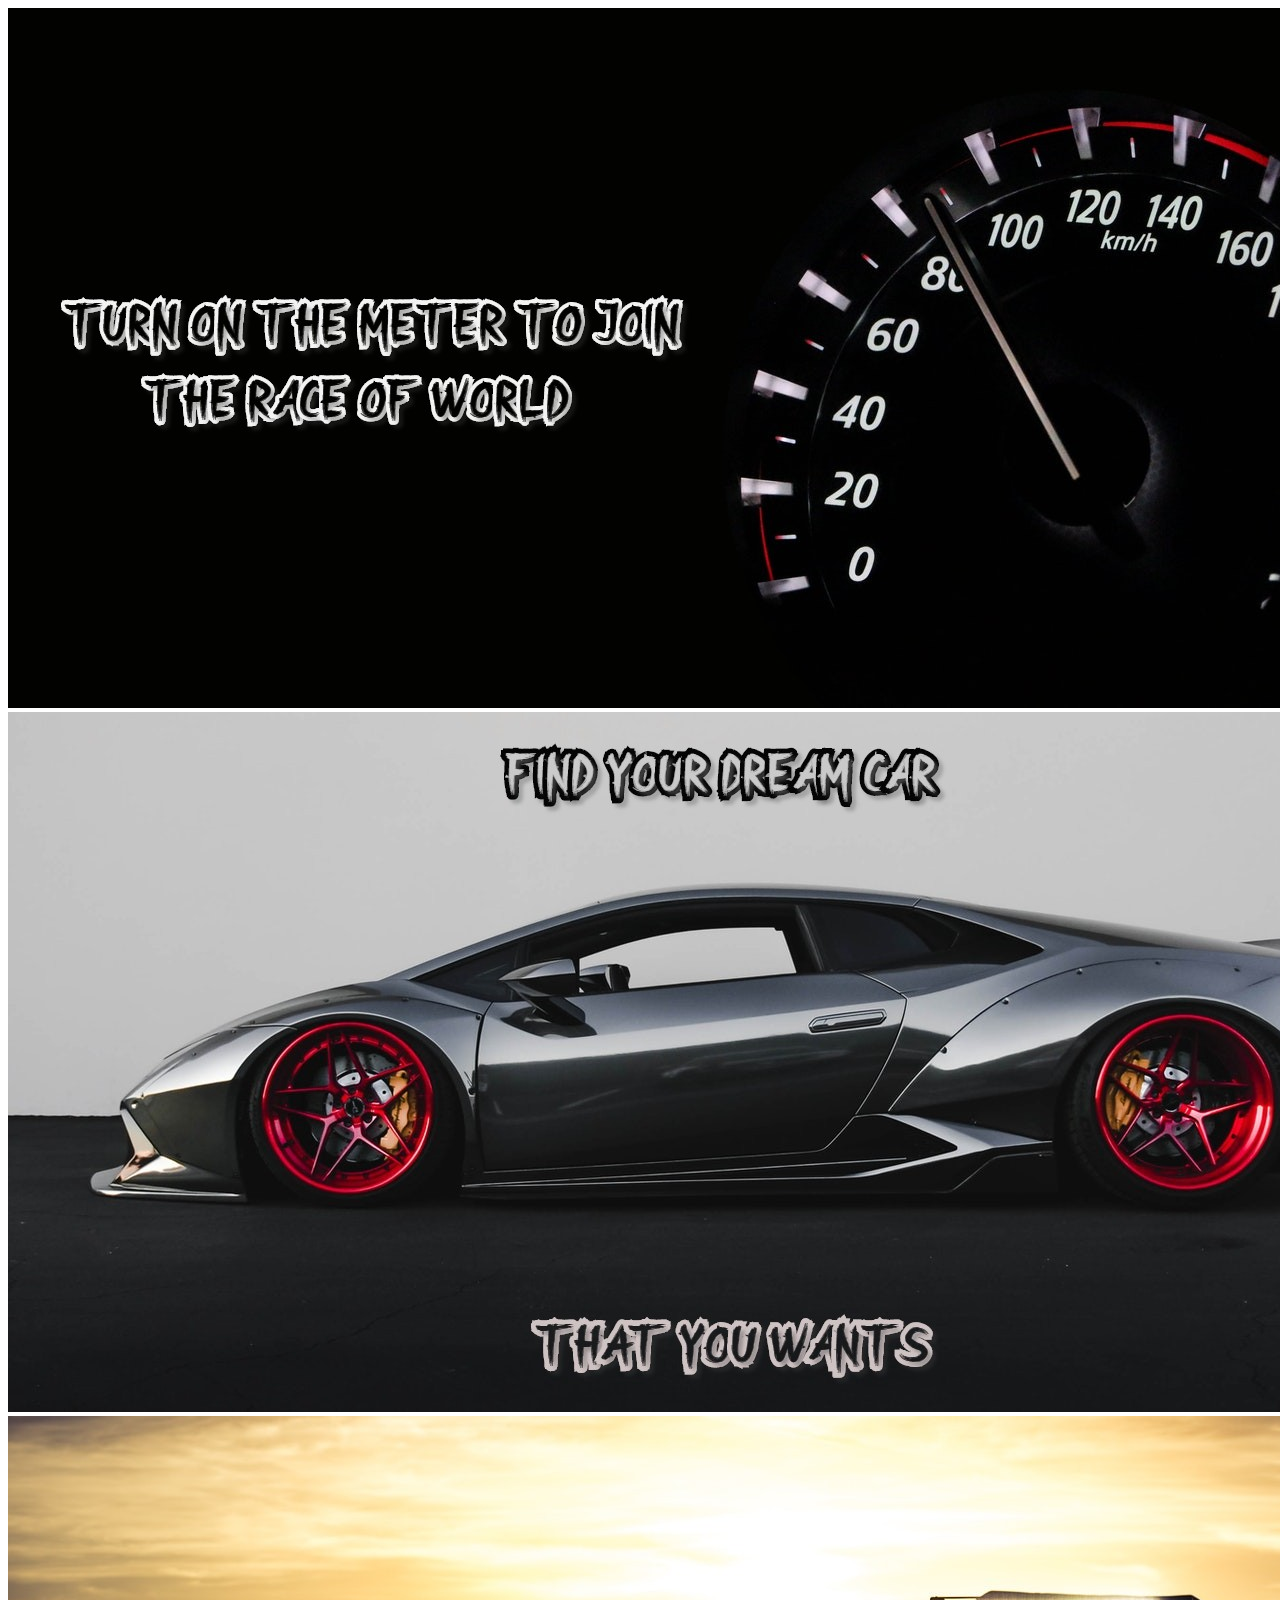
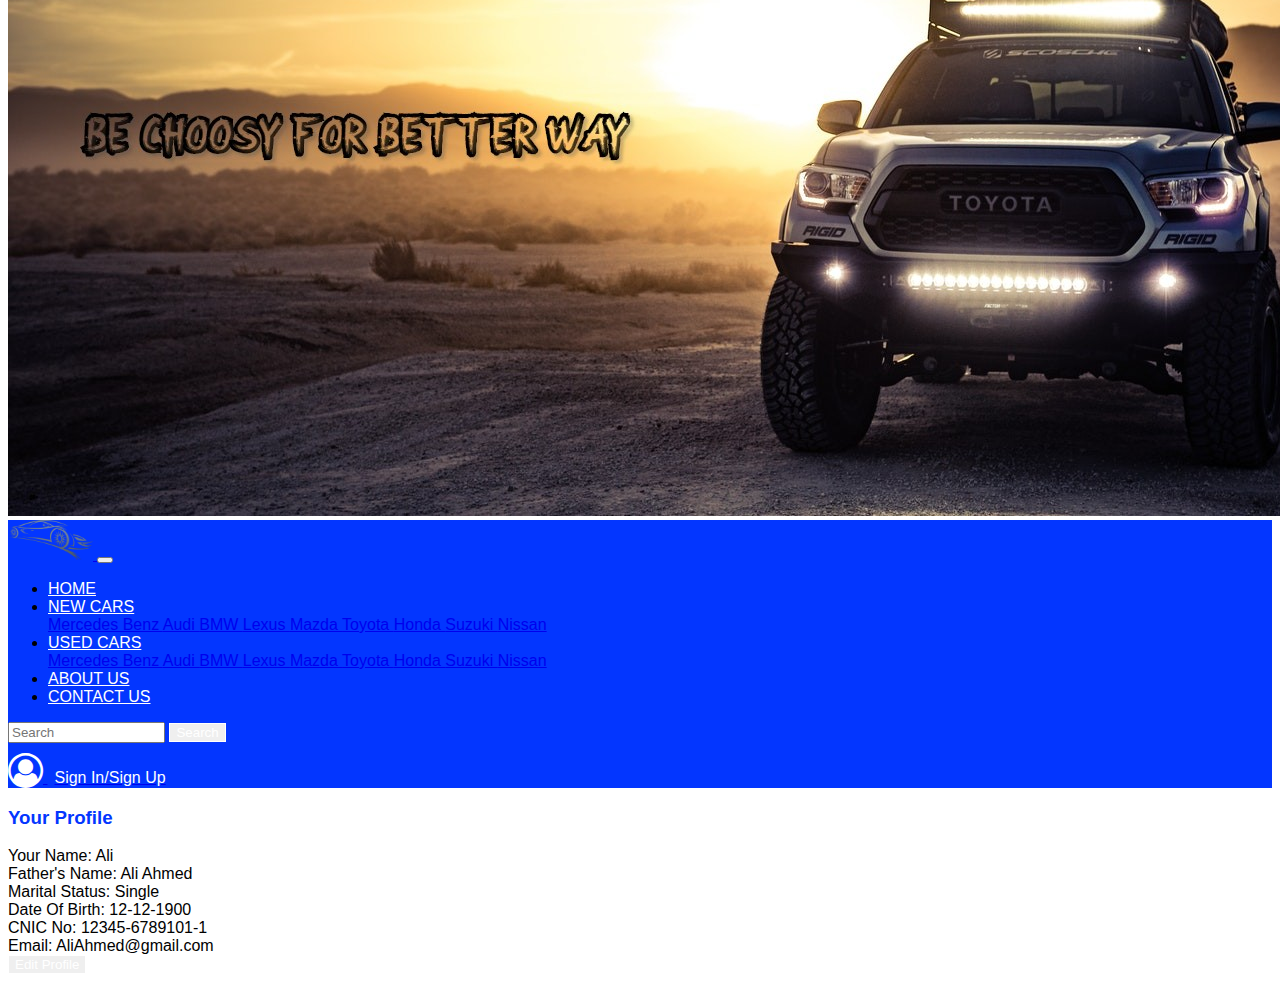
<file: profile.html>
<!DOCTYPE html>
<html lang="en">
<head>
    <meta charset="UTF-8">
    <meta name="viewport" content="width=device-width, initial-scale=1.0">
    <title>
      Business Website
    </title>
    <link rel="stylesheet" href="https://stackpath.bootstrapcdn.com/bootstrap/4.5.0/css/bootstrap.min.css" integrity="sha384-9aIt2nRpC12Uk9gS9baDl411NQApFmC26EwAOH8WgZl5MYYxFfc+NcPb1dKGj7Sk" crossorigin="anonymous">
    <link rel="stylesheet" href="style.css">
    <link rel="stylesheet" href="https://cdnjs.cloudflare.com/ajax/libs/font-awesome/4.7.0/css/font-awesome.min.css">
</head>
<body>    
    <div id="carouselExampleFade" class="carousel slide carousel-fade" data-ride="carousel">
        <div class="carousel-inner">
          <div class="carousel-item active">
            <img src="images/slide1.jpg" class="d-block w-100" alt="...">
          </div>
          <div class="carousel-item">
            <img src="images/slide2.jpg" class="d-block w-100" alt="...">
          </div>
          <div class="carousel-item">
            <img src="images/slide3.jpg" class="d-block w-100" alt="...">
          </div>
        </div>
        <a class="carousel-control-prev" href="#carouselExampleFade" role="button" data-slide="prev">
          <span class="carousel-control-prev-icon" aria-hidden="true"></span>
          <span class="sr-only">Previous</span>
        </a>
        <a class="carousel-control-next" href="#carouselExampleFade" role="button" data-slide="next">
          <span class="carousel-control-next-icon" aria-hidden="true"></span>
          <span class="sr-only">Next</span>
        </a>
    </div>
    <nav class="navbar navbar-expand-lg navbar-dark bg-dark">
      <a class="navbar-brand" href="index.html">
        <img src="images/logo.png" width="85" height="40" alt="" loading="lazy">
      </a>
      <button class="navbar-toggler" type="button" data-toggle="collapse" data-target="#navbarNavDropdown" aria-controls="navbarNavDropdown" aria-expanded="false" aria-label="Toggle navigation">
        <span class="navbar-toggler-icon"></span>
      </button>
      <div class="collapse navbar-collapse" id="navbarNavDropdown">
        <ul class="navbar-nav ml-auto mr-auto">
          <li class="nav-item active">
            <a class="nav-link" href="index.html">
              HOME <span class="sr-only">(current)</span>
            </a>
          </li>
          <li class="nav-item dropdown">
            <a class="nav-link dropdown-toggle" href="#" id="navbarDropdownMenuLink" role="button" data-toggle="dropdown" aria-haspopup="true" aria-expanded="false">
              NEW CARS
            </a>
            <div class="dropdown-menu" aria-labelledby="navbarDropdownMenuLink">
              <a class="dropdown-item" href="#">
                Mercedes Benz
              </a>
              <a class="dropdown-item" href="#">
                Audi
              </a>
              <a class="dropdown-item" href="bmw.html">
                BMW
              </a>
              <a class="dropdown-item" href="#">
                Lexus
              </a>
              <a class="dropdown-item" href="#">
                Mazda
              </a>
              <a class="dropdown-item" href="toyota.html">
                Toyota
              </a>
              <a class="dropdown-item" href="#">
                Honda
              </a>
              <a class="dropdown-item" href="#">
                Suzuki
              </a>
              <a class="dropdown-item" href="#">
                Nissan
              </a>
            </div>
          </li>
          <li class="nav-item dropdown">
            <a class="nav-link dropdown-toggle" href="#" id="navbarDropdownMenuLink" role="button" data-toggle="dropdown" aria-haspopup="true" aria-expanded="false">
              USED CARS
            </a>
            <div class="dropdown-menu" aria-labelledby="navbarDropdownMenuLink">
              <a class="dropdown-item" href="#">
                Mercedes Benz
              </a>
              <a class="dropdown-item" href="#">
                Audi
              </a>
              <a class="dropdown-item" href="bmw.html">
                BMW
              </a>
              <a class="dropdown-item" href="#">
                Lexus
              </a>
              <a class="dropdown-item" href="#">
                Mazda
              </a>
              <a class="dropdown-item" href="toyota.html">
                Toyota
              </a>
              <a class="dropdown-item" href="#">
                Honda
              </a>
              <a class="dropdown-item" href="#">
                Suzuki
              </a>
              <a class="dropdown-item" href="#">
                Nissan
              </a>
            </div>
          </li>
          <li class="nav-item">
            <a class="nav-link" href="about.html">
              ABOUT US
            </a>
          </li>
          <li class="nav-item">
            <a class="nav-link" href="contact.html">
              CONTACT US
            </a>
          </li>
        </ul>
        <form class="form-inline">
          <input class="form-control mr-sm-2" type="search" placeholder="Search" aria-label="Search">
          <button class="btn btn-outline-success my-2 my-sm-0" type="submit">
            Search
          </button>
        </form>
        <a href="profile.html">
          <i class="fa fa-user-circle-o ml-2" aria-hidden="true"></i>
        </a>
        <a href="#">
          <label style="margin: 7px; color: white;">Sign In/Sign Up</label>
        </a>
      </div>
    </nav>
    <div class="container text-center mt-5">
        <h3 style="color: #0336FF; ">Your Profile</h3>
            <div class="form-group mt-5">
                <label for="">Your Name: Ali</label><br>
                <label for="">Father's Name: Ali Ahmed</label><br>
                <label for="">Marital Status: Single</label><br>
                <label for="">Date Of Birth: 12-12-1900</label><br>
                <label for="">CNIC No: 12345-6789101-1</label><br>
                <label for="">Email: AliAhmed@gmail.com</label><br>
                <button type="button" class="btn btn-primary">Edit Profile</button>
            </div>
    </div>

<script src="https://code.jquery.com/jquery-3.5.1.slim.min.js" integrity="sha384-DfXdz2htPH0lsSSs5nCTpuj/zy4C+OGpamoFVy38MVBnE+IbbVYUew+OrCXaRkfj" crossorigin="anonymous"></script>
<script src="https://cdn.jsdelivr.net/npm/popper.js@1.16.0/dist/umd/popper.min.js" integrity="sha384-Q6E9RHvbIyZFJoft+2mJbHaEWldlvI9IOYy5n3zV9zzTtmI3UksdQRVvoxMfooAo" crossorigin="anonymous"></script>
<script src="https://stackpath.bootstrapcdn.com/bootstrap/4.5.0/js/bootstrap.min.js" integrity="sha384-OgVRvuATP1z7JjHLkuOU7Xw704+h835Lr+6QL9UvYjZE3Ipu6Tp75j7Bh/kR0JKI" crossorigin="anonymous"></script>
</body>
</html>
</file>
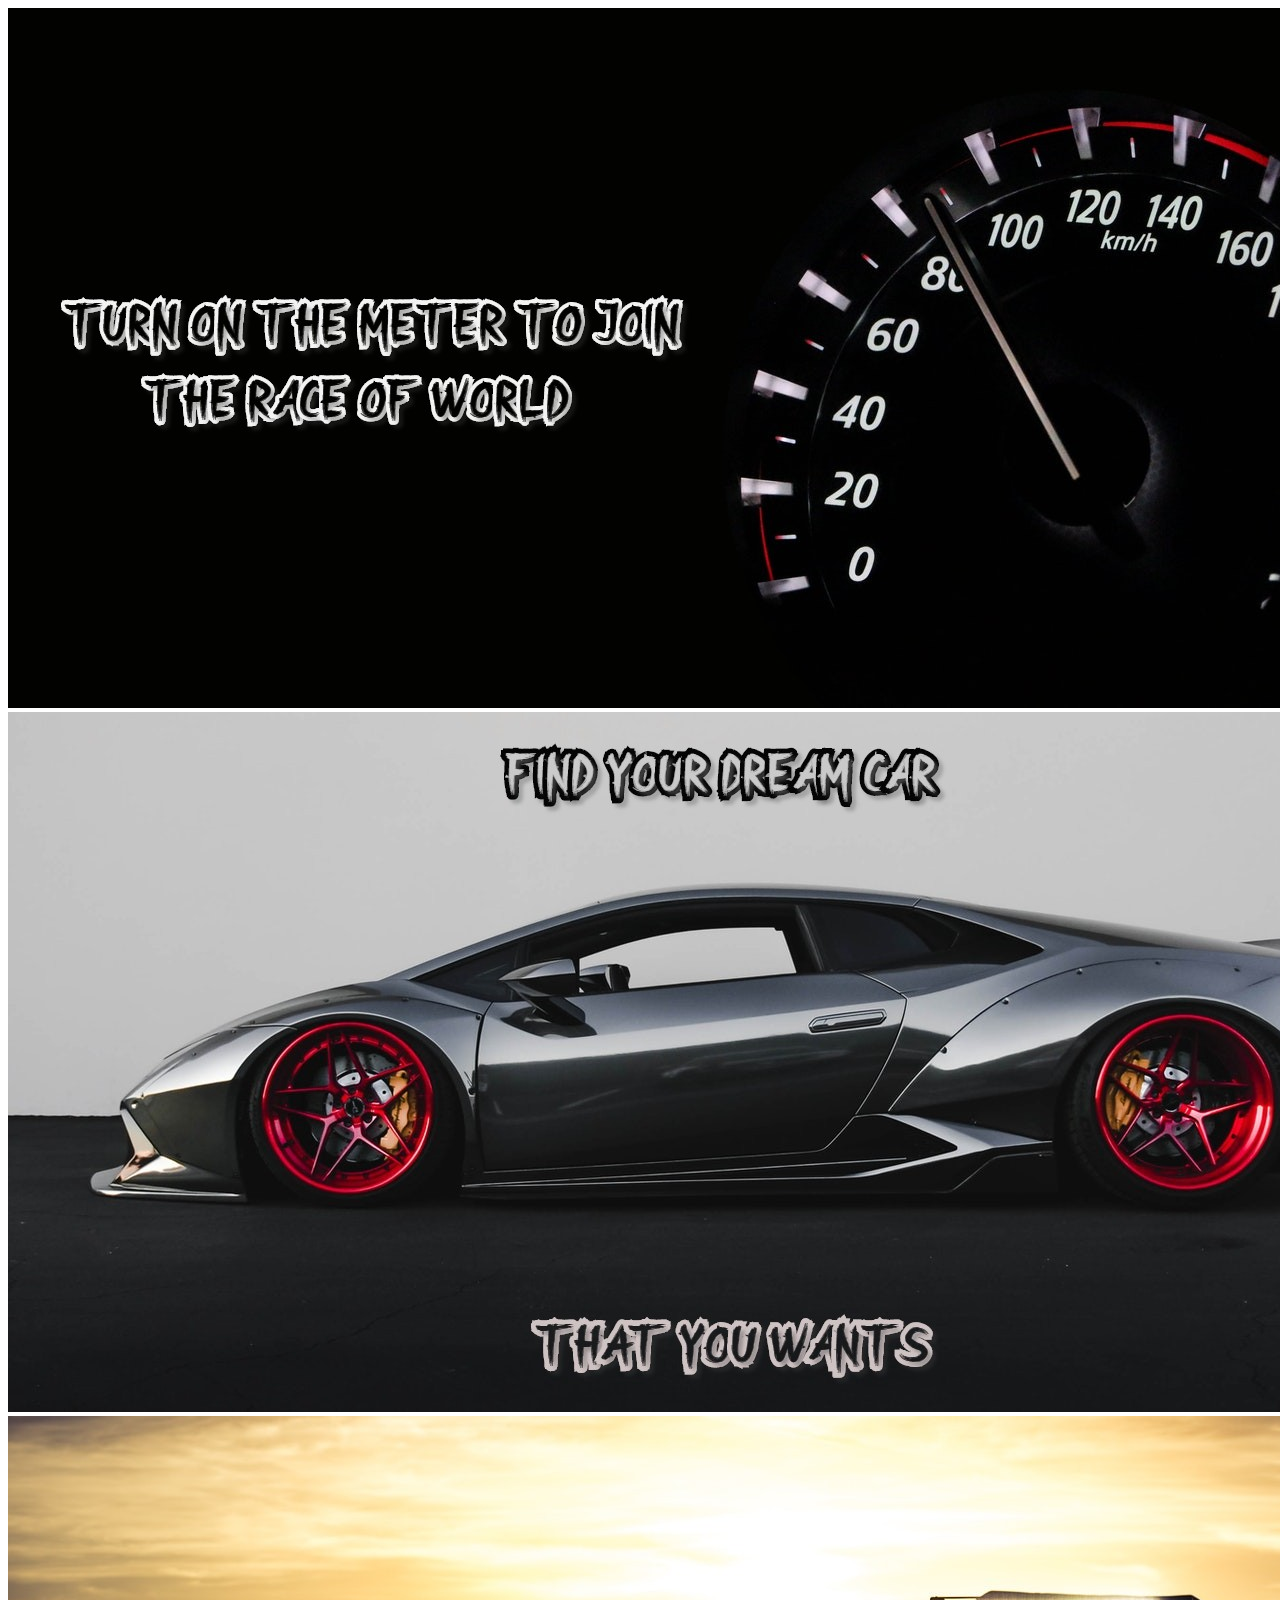
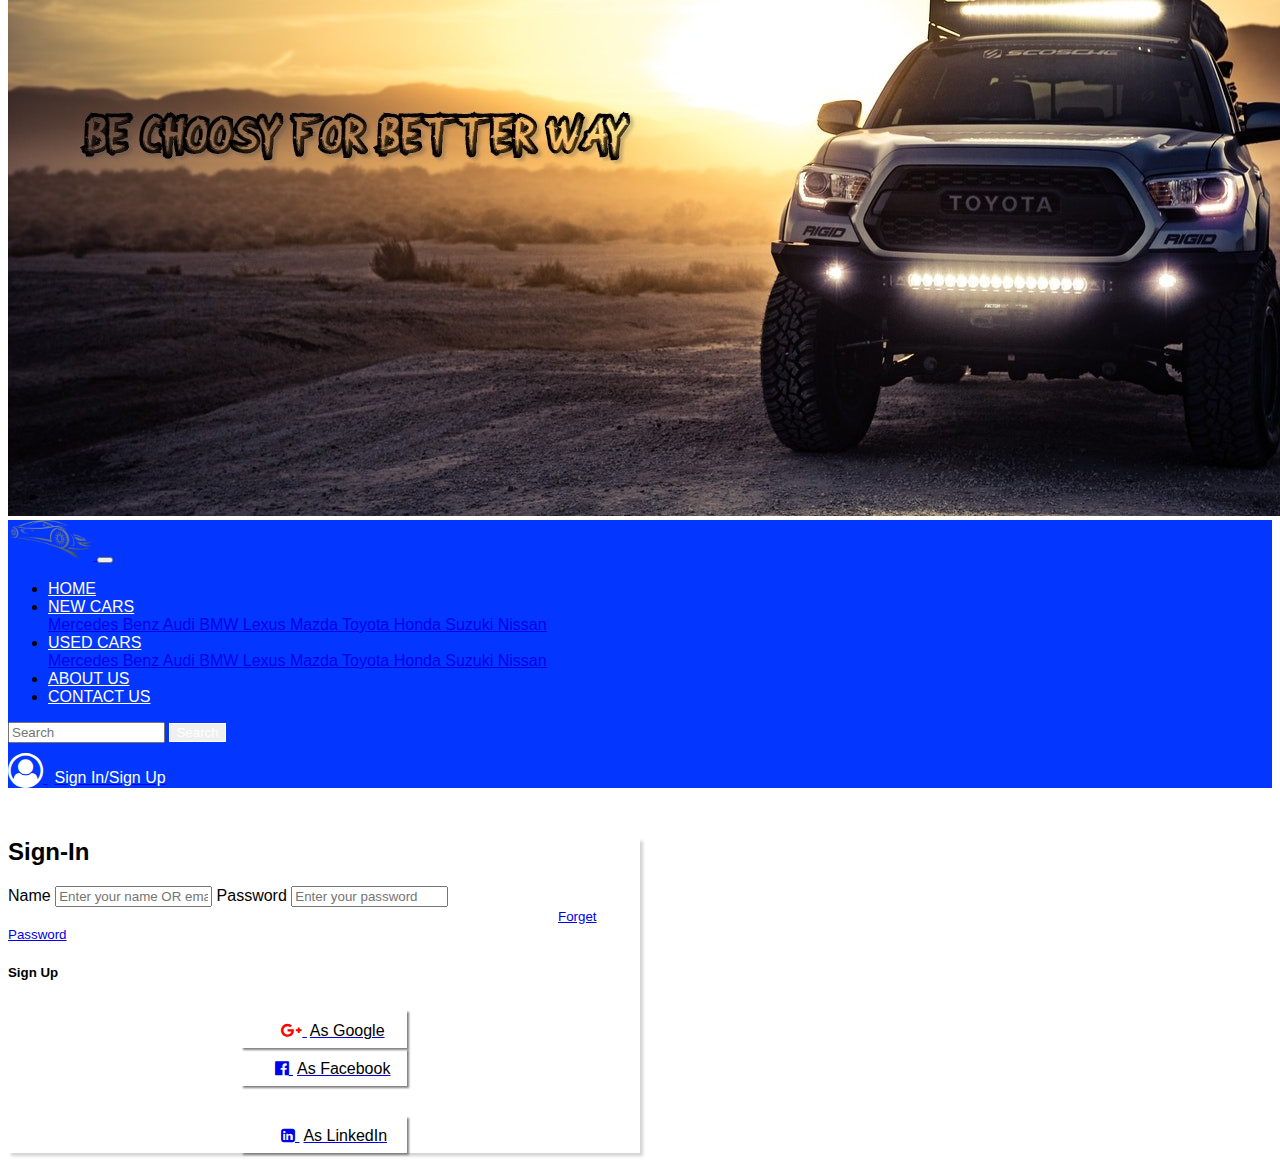
<file: sign.html>
<!DOCTYPE html>
<html lang="en">
<head>
    <meta charset="UTF-8">
    <meta name="viewport" content="width=device-width, initial-scale=1.0">
    <title>
      Business Website
    </title>
    <link rel="stylesheet" href="https://stackpath.bootstrapcdn.com/bootstrap/4.5.0/css/bootstrap.min.css" integrity="sha384-9aIt2nRpC12Uk9gS9baDl411NQApFmC26EwAOH8WgZl5MYYxFfc+NcPb1dKGj7Sk" crossorigin="anonymous">
    <link rel="stylesheet" href="style.css">
    <link rel="stylesheet" href="https://cdnjs.cloudflare.com/ajax/libs/font-awesome/4.7.0/css/font-awesome.min.css">
</head>
<body>    
    <div id="carouselExampleFade" class="carousel slide carousel-fade" data-ride="carousel">
        <div class="carousel-inner">
          <div class="carousel-item active">
            <img src="images/slide1.jpg" class="d-block w-100" alt="...">
          </div>
          <div class="carousel-item">
            <img src="images/slide2.jpg" class="d-block w-100" alt="...">
          </div>
          <div class="carousel-item">
            <img src="images/slide3.jpg" class="d-block w-100" alt="...">
          </div>
        </div>
        <a class="carousel-control-prev" href="#carouselExampleFade" role="button" data-slide="prev">
          <span class="carousel-control-prev-icon" aria-hidden="true"></span>
          <span class="sr-only">Previous</span>
        </a>
        <a class="carousel-control-next" href="#carouselExampleFade" role="button" data-slide="next">
          <span class="carousel-control-next-icon" aria-hidden="true"></span>
          <span class="sr-only">Next</span>
        </a>
    </div>
    <nav class="navbar navbar-expand-lg navbar-dark bg-dark">
      <a class="navbar-brand" href="index.html">
        <img src="images/logo.png" width="85" height="40" alt="" loading="lazy">
      </a>
      <button class="navbar-toggler" type="button" data-toggle="collapse" data-target="#navbarNavDropdown" aria-controls="navbarNavDropdown" aria-expanded="false" aria-label="Toggle navigation">
        <span class="navbar-toggler-icon"></span>
      </button>
      <div class="collapse navbar-collapse" id="navbarNavDropdown">
        <ul class="navbar-nav ml-auto mr-auto">
          <li class="nav-item active">
            <a class="nav-link" href="index.html">
              HOME <span class="sr-only">(current)</span>
            </a>
          </li>
          <li class="nav-item dropdown">
            <a class="nav-link dropdown-toggle" href="#" id="navbarDropdownMenuLink" role="button" data-toggle="dropdown" aria-haspopup="true" aria-expanded="false">
              NEW CARS
            </a>
            <div class="dropdown-menu" aria-labelledby="navbarDropdownMenuLink">
              <a class="dropdown-item" href="#">
                Mercedes Benz
              </a>
              <a class="dropdown-item" href="#">
                Audi
              </a>
              <a class="dropdown-item" href="bmw.html">
                BMW
              </a>
              <a class="dropdown-item" href="#">
                Lexus
              </a>
              <a class="dropdown-item" href="#">
                Mazda
              </a>
              <a class="dropdown-item" href="toyota.html">
                Toyota
              </a>
              <a class="dropdown-item" href="#">
                Honda
              </a>
              <a class="dropdown-item" href="#">
                Suzuki
              </a>
              <a class="dropdown-item" href="#">
                Nissan
              </a>
            </div>
          </li>
          <li class="nav-item dropdown">
            <a class="nav-link dropdown-toggle" href="#" id="navbarDropdownMenuLink" role="button" data-toggle="dropdown" aria-haspopup="true" aria-expanded="false">
              USED CARS
            </a>
            <div class="dropdown-menu" aria-labelledby="navbarDropdownMenuLink">
              <a class="dropdown-item" href="#">
                Mercedes Benz
              </a>
              <a class="dropdown-item" href="#">
                Audi
              </a>
              <a class="dropdown-item" href="bmw.html">
                BMW
              </a>
              <a class="dropdown-item" href="#">
                Lexus
              </a>
              <a class="dropdown-item" href="#">
                Mazda
              </a>
              <a class="dropdown-item" href="toyota.html">
                Toyota
              </a>
              <a class="dropdown-item" href="#">
                Honda
              </a>
              <a class="dropdown-item" href="#">
                Suzuki
              </a>
              <a class="dropdown-item" href="#">
                Nissan
              </a>
            </div>
          </li>
          <li class="nav-item">
            <a class="nav-link" href="about.html">
              ABOUT US
            </a>
          </li>
          <li class="nav-item">
            <a class="nav-link" href="contact.html">
              CONTACT US
            </a>
          </li>
        </ul>
        <form class="form-inline">
          <input class="form-control mr-sm-2" type="search" placeholder="Search" aria-label="Search">
          <button class="btn btn-outline-success my-2 my-sm-0" type="submit">
            Search
          </button>
        </form>
        <a href="profile.html">
          <i class="fa fa-user-circle-o ml-2" aria-hidden="true"></i>
        </a>
        <a href="sign.html">
          <label style="margin: 7px; color: white;">Sign In/Sign Up</label>
        </a>
      </div>
    </nav>
    <div class="container text-center mainbox">
        <h2>Sign-In</h2>
        <div class="form-group mt-5">
          <label for="">Name</label>
          <input type="text" name="" id="" class="form-control" placeholder="Enter your name OR email" aria-describedby="helpId">
          <label for="" class="mt-3">Password</label>
          <input type="text" name="" id="" class="form-control" placeholder="Enter your password" aria-describedby="helpId">
          <a href="#">
            <small id="helpId" class="text-muted" style="margin-left: 550px;">Forget Password</small>
          </a>
        </div>
        <div class="container">
            <h5 style="font-weight: bold;">Sign Up</h5>
            <div class="mainbox1">  
              <div class="row">
                  <div class="col-lg-6 col-md-6 col-sm-6 col-xs-6">
                      <div class="sign1">
                          <a href="#">
                            <i class="fa fa-google-plus" aria-hidden="true"></i>
                            <span style="margin-left: 3px; color: black;">As Google</span>
                          </a>
                      </div>
                  </div>
                  <div class="col-lg-6 col-md-6 col-sm-6 col-xs-6">
                      <div class="sign1">
                          <a href="#">
                            <i class="fa fa-facebook-official" aria-hidden="true"></i>
                            <span style="margin-left: 4px; color: black;">As Facebook</span>
                          </a>
                      </div>
                  </div>
              </div>
            </div>
            <div class="mainbox1">  
              <div class="row">
                  <div class="col-lg-12 col-md-12 col-sm-12 col-xs-12">
                      <div class="sign1">
                          <a href="#">
                            <i class="fa fa-linkedin-square" aria-hidden="true"></i>
                            <span style="margin-left: 4px; color: black;">As LinkedIn</span>
                          </a>
                      </div>
                  </div>
              </div>
            </div>  
        </div>    
    </div>

<script src="https://code.jquery.com/jquery-3.5.1.slim.min.js" integrity="sha384-DfXdz2htPH0lsSSs5nCTpuj/zy4C+OGpamoFVy38MVBnE+IbbVYUew+OrCXaRkfj" crossorigin="anonymous"></script>
<script src="https://cdn.jsdelivr.net/npm/popper.js@1.16.0/dist/umd/popper.min.js" integrity="sha384-Q6E9RHvbIyZFJoft+2mJbHaEWldlvI9IOYy5n3zV9zzTtmI3UksdQRVvoxMfooAo" crossorigin="anonymous"></script>
<script src="https://stackpath.bootstrapcdn.com/bootstrap/4.5.0/js/bootstrap.min.js" integrity="sha384-OgVRvuATP1z7JjHLkuOU7Xw704+h835Lr+6QL9UvYjZE3Ipu6Tp75j7Bh/kR0JKI" crossorigin="anonymous"></script>
</body>
</html>
</file>
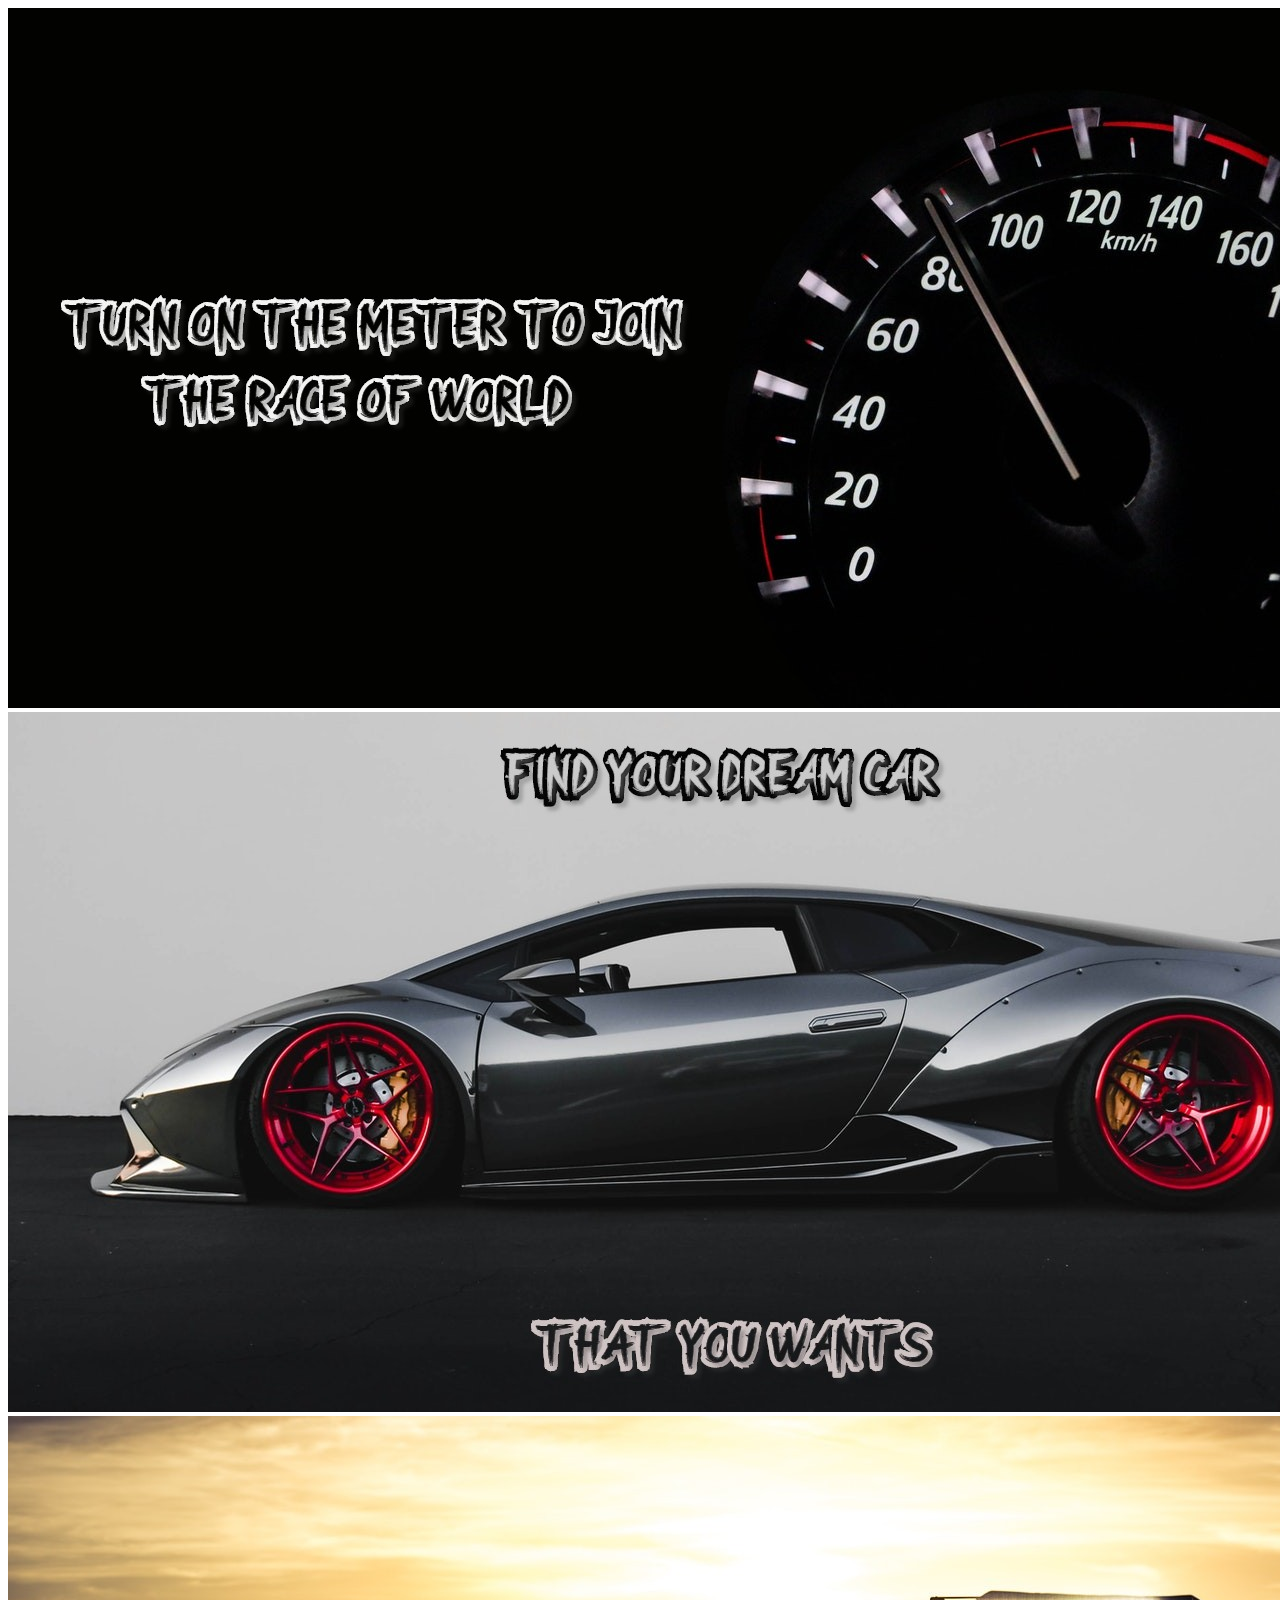
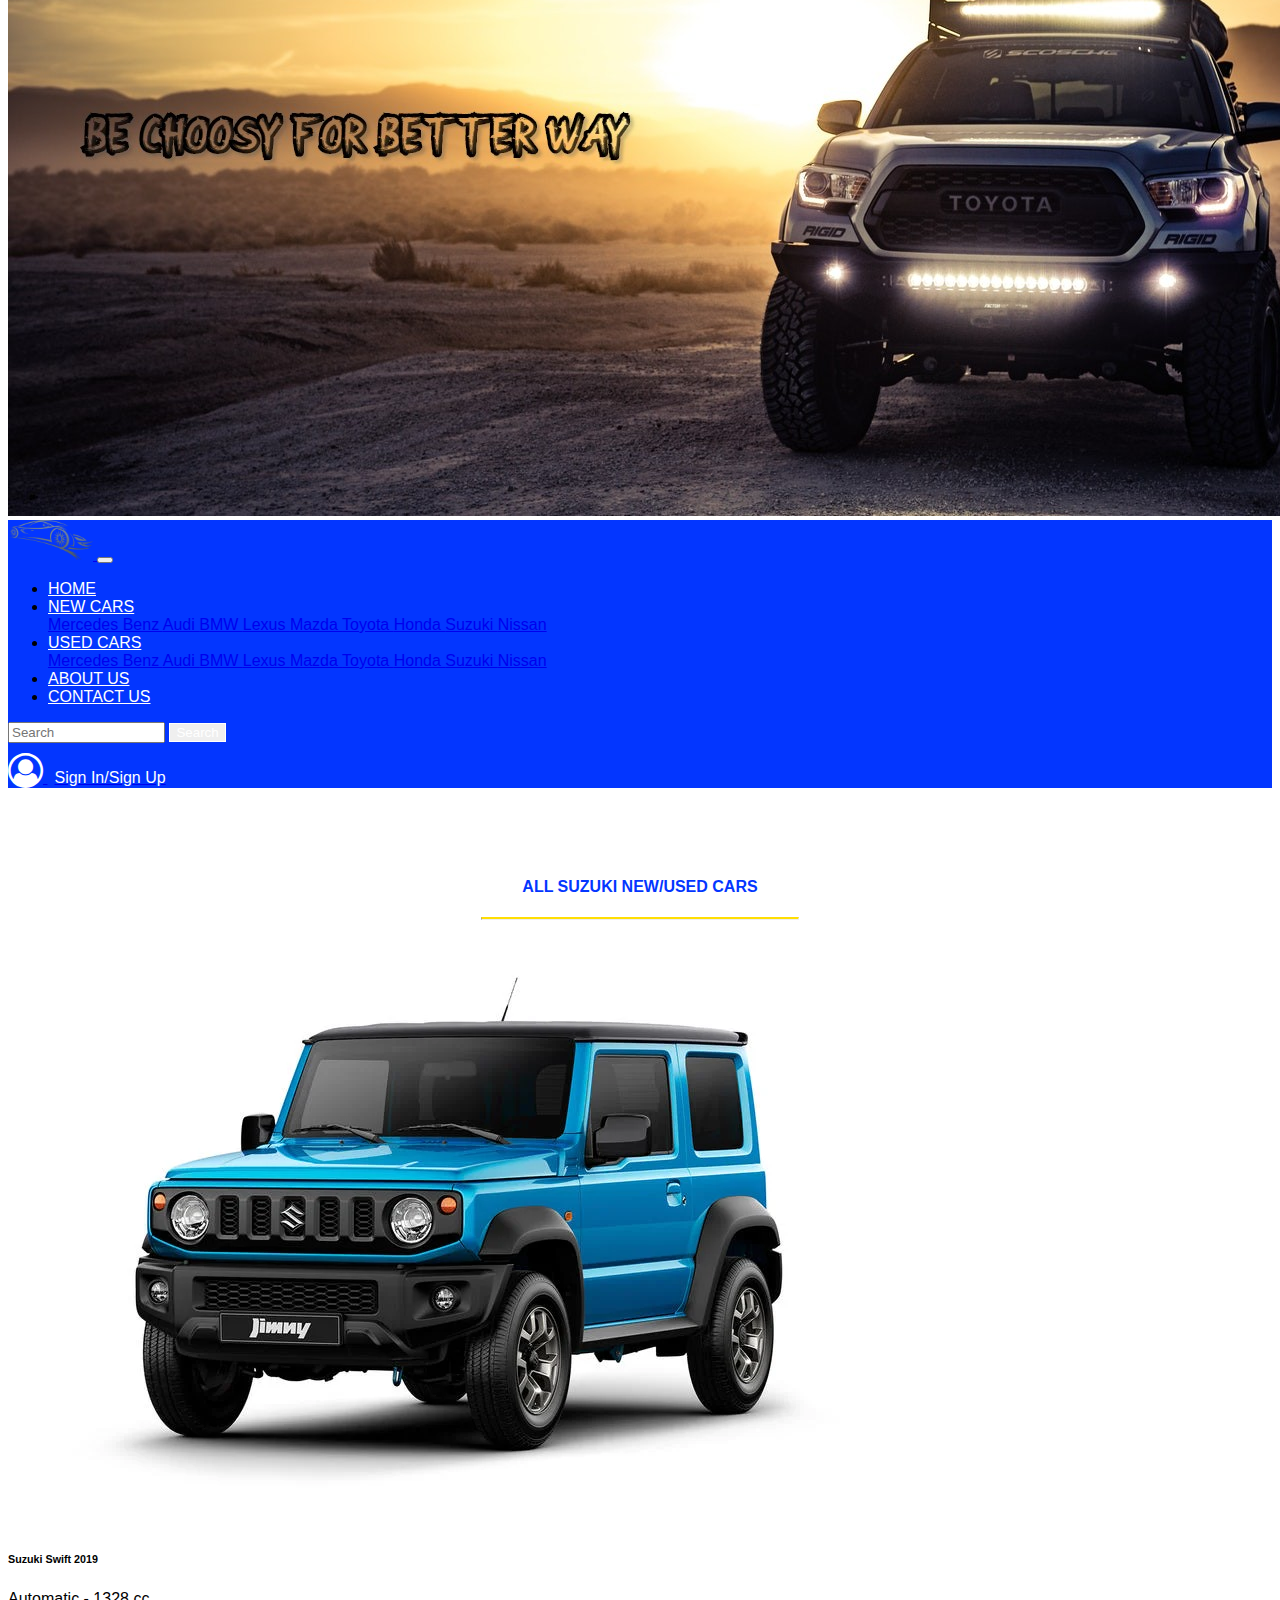
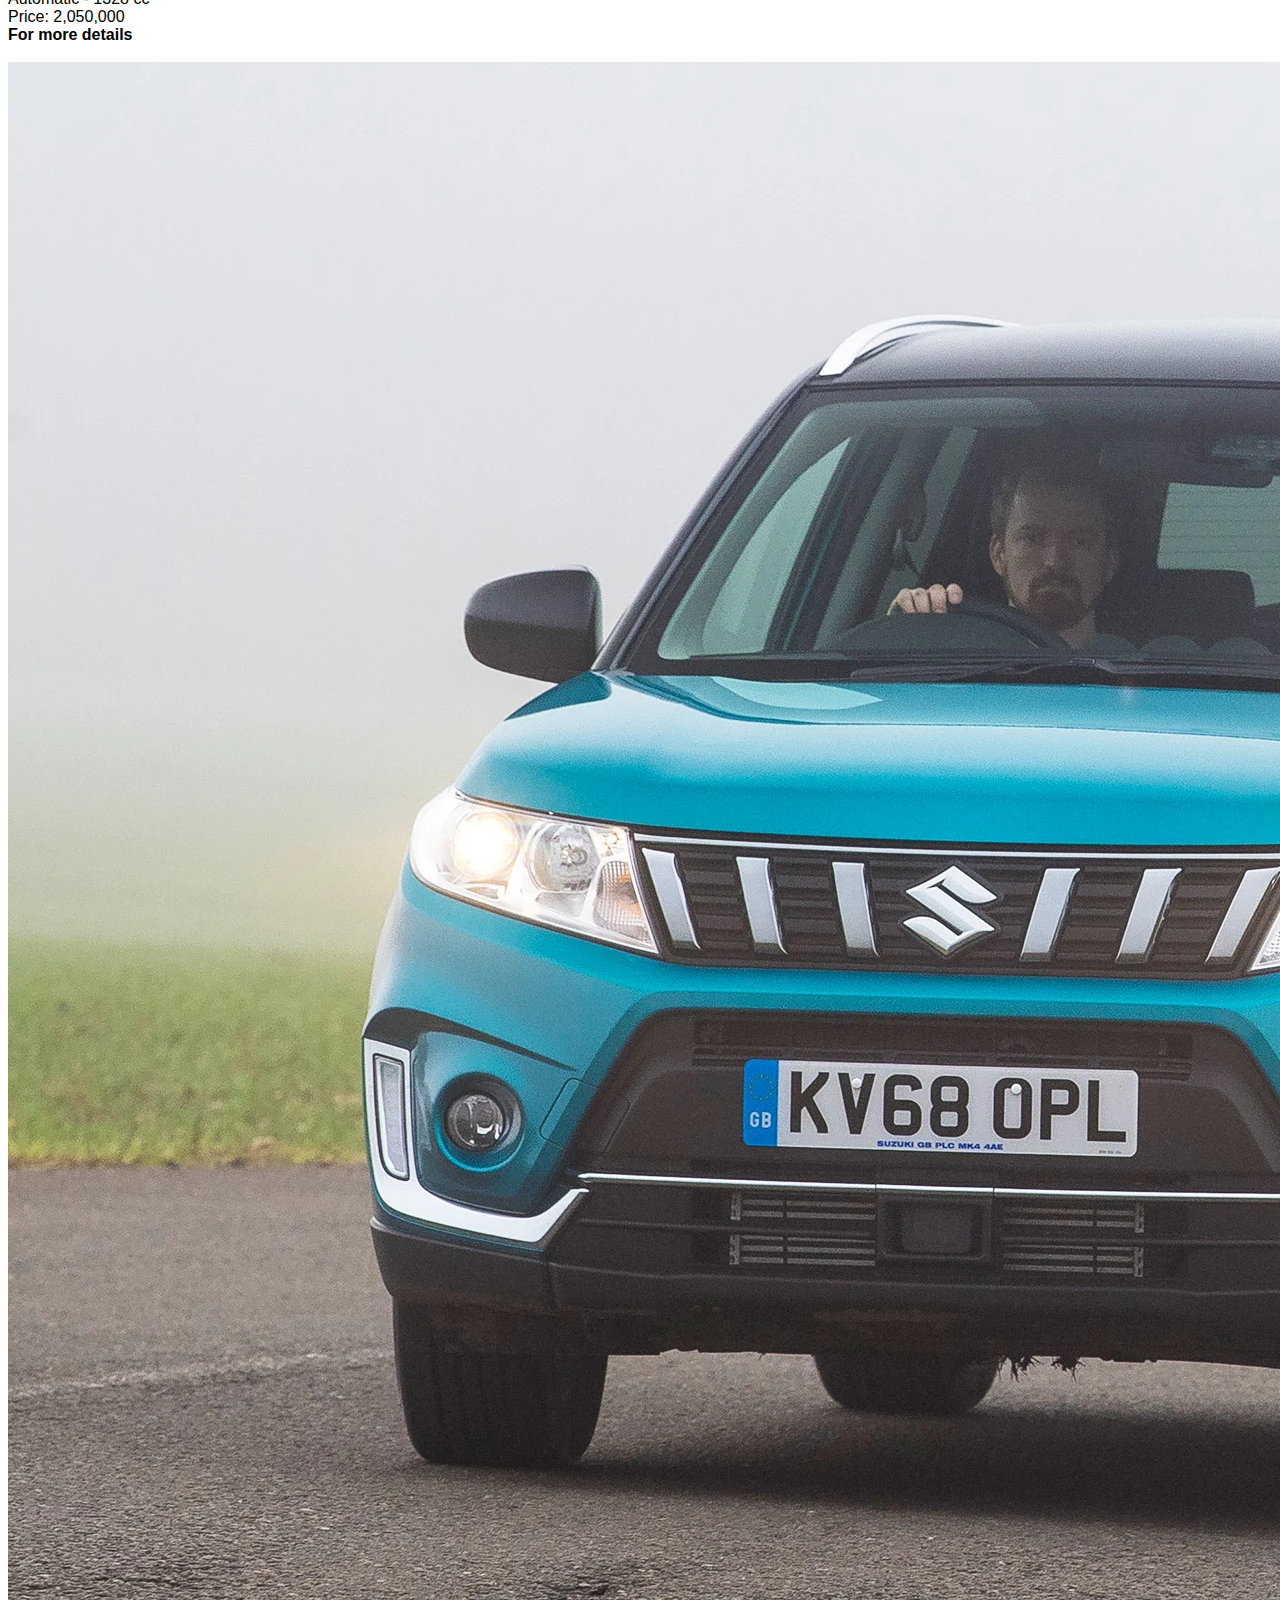
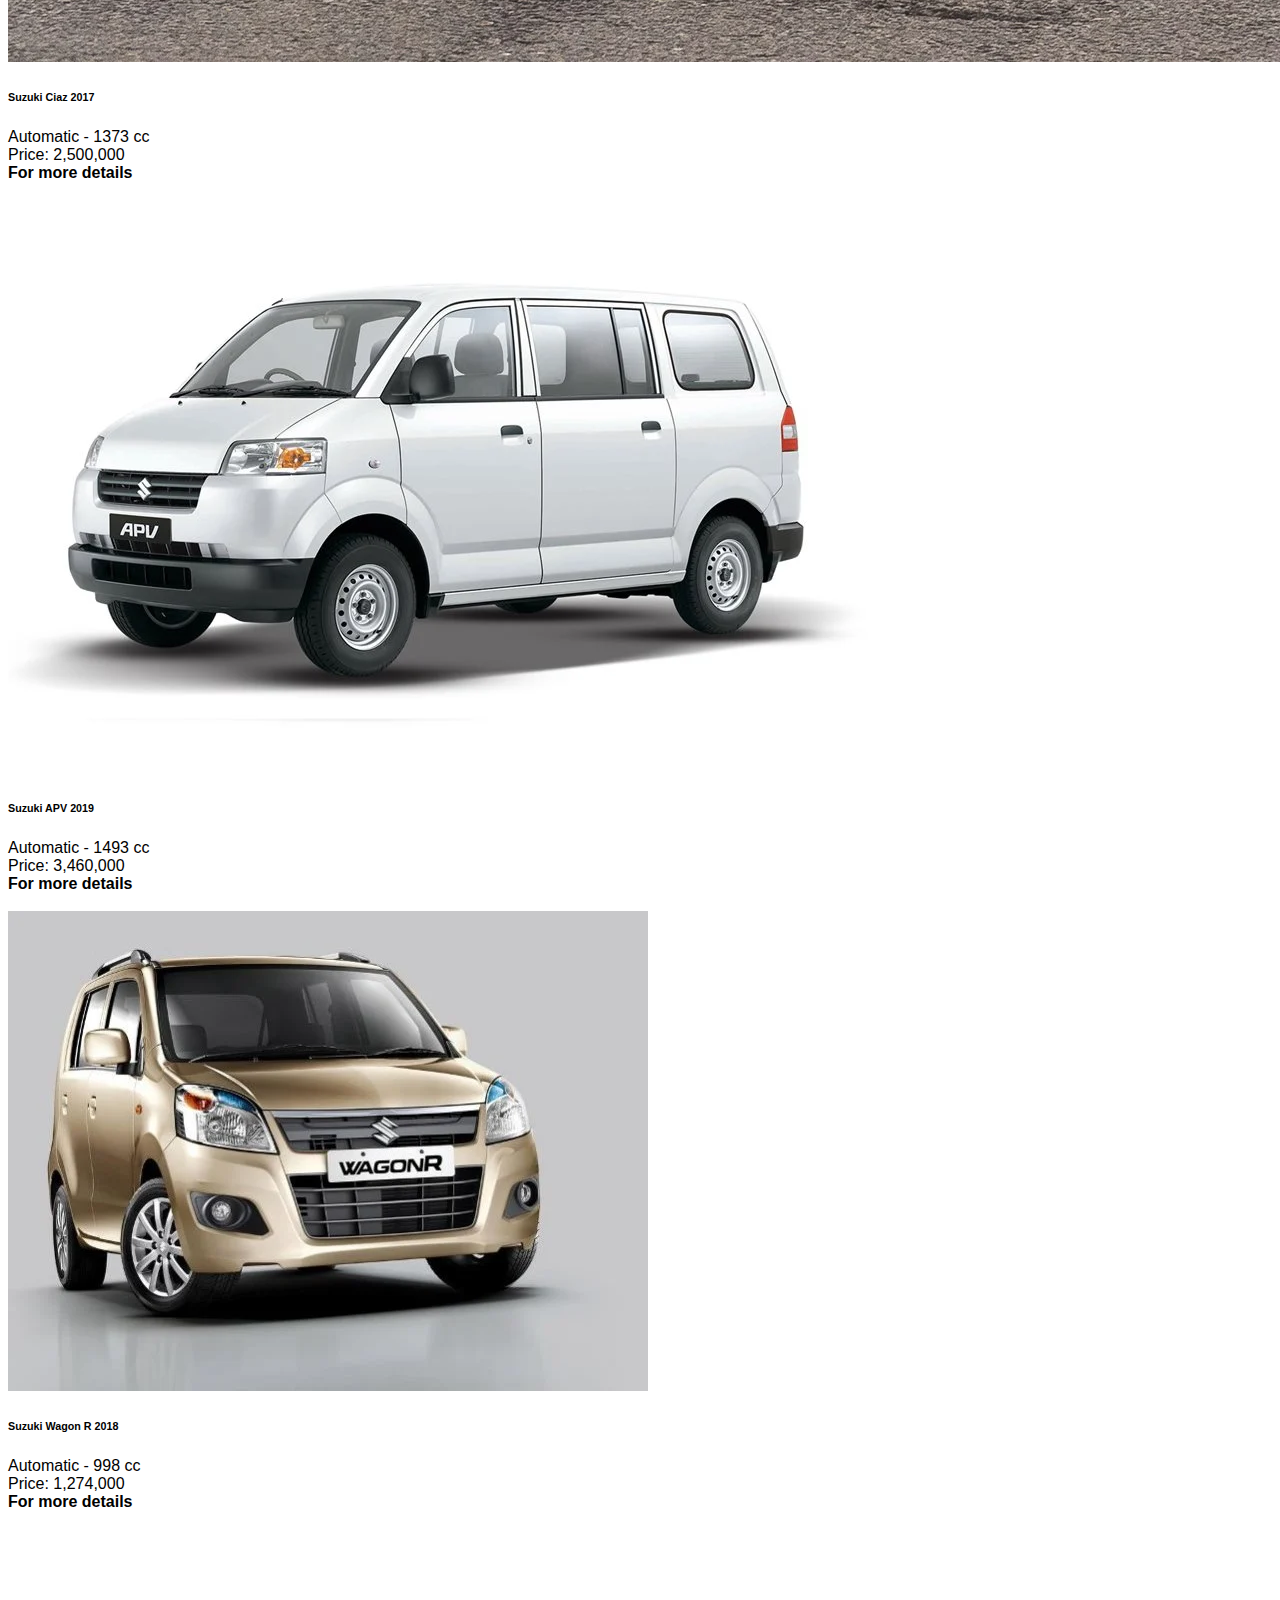
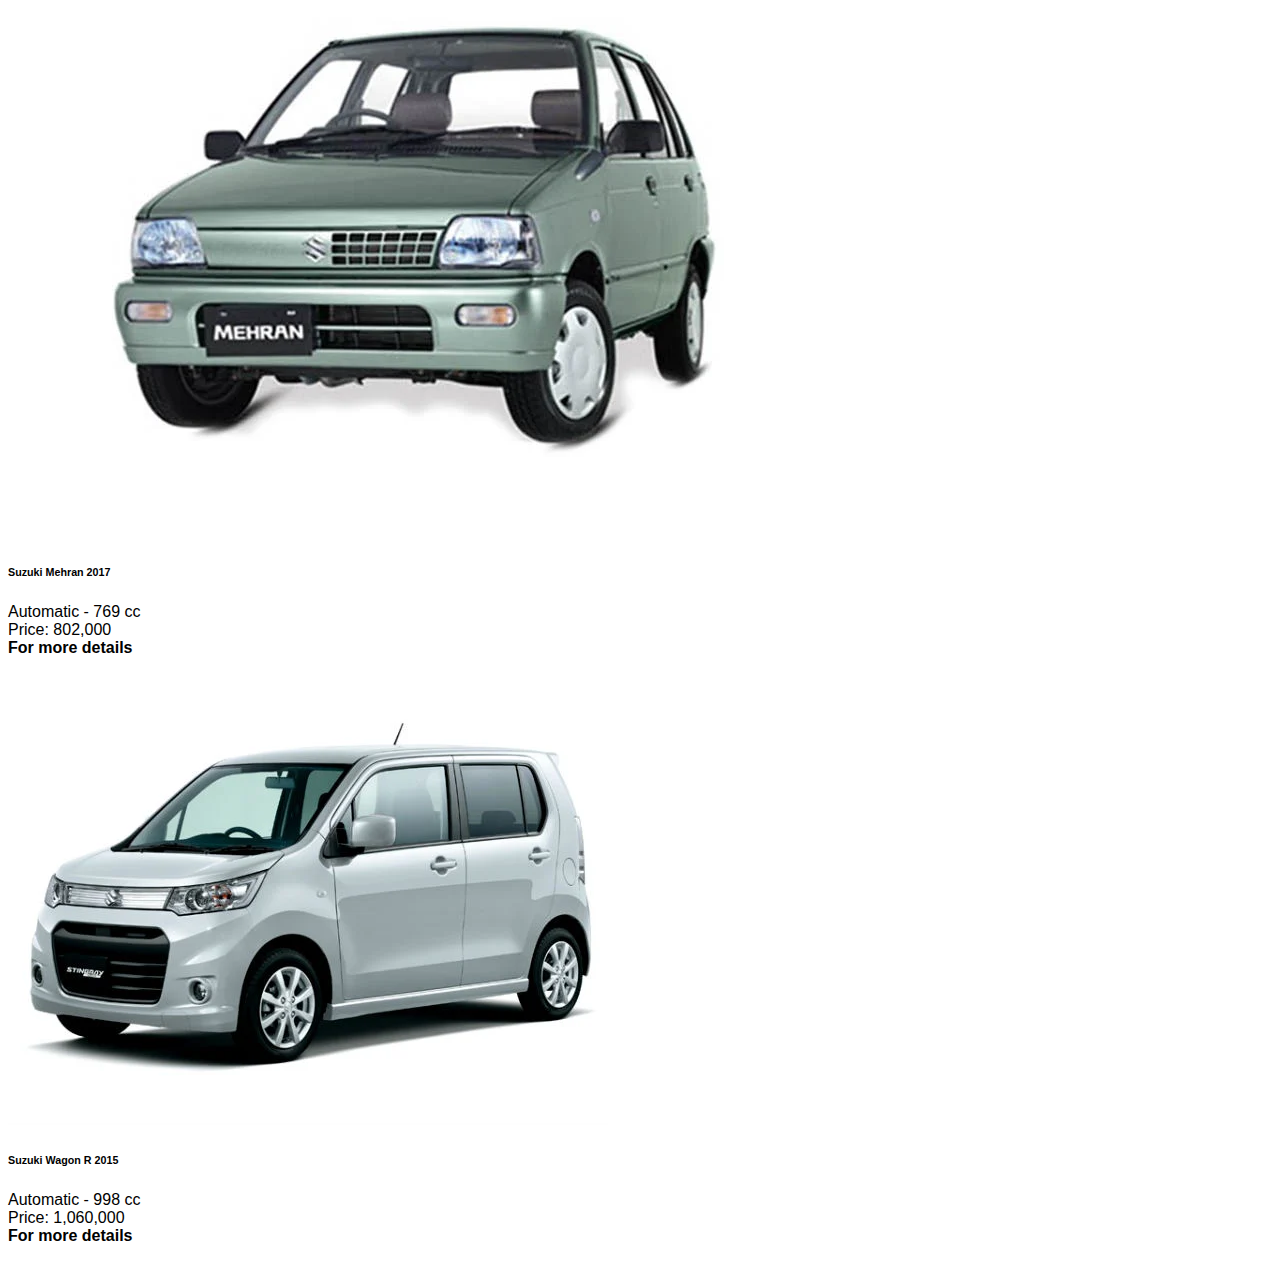
<file: suzuki.html>
<!DOCTYPE html>
<html lang="en">
<head>
    <meta charset="UTF-8">
    <meta name="viewport" content="width=device-width, initial-scale=1.0">
    <title>Suzuki Models</title>
    <link rel="stylesheet" href="https://stackpath.bootstrapcdn.com/bootstrap/4.5.0/css/bootstrap.min.css" integrity="sha384-9aIt2nRpC12Uk9gS9baDl411NQApFmC26EwAOH8WgZl5MYYxFfc+NcPb1dKGj7Sk" crossorigin="anonymous">
    <link rel="stylesheet" href="style.css">
    <link rel="stylesheet" href="https://cdnjs.cloudflare.com/ajax/libs/font-awesome/4.7.0/css/font-awesome.min.css">
</head>
<body>
    <div id="carouselExampleFade" class="carousel slide carousel-fade" data-ride="carousel">
        <div class="carousel-inner">
          <div class="carousel-item active">
            <img src="images/slide1.jpg" class="d-block w-100" alt="...">
          </div>
          <div class="carousel-item">
            <img src="images/slide2.jpg" class="d-block w-100" alt="...">
          </div>
          <div class="carousel-item">
            <img src="images/slide3.jpg" class="d-block w-100" alt="...">
          </div>
        </div>
        <a class="carousel-control-prev" href="#carouselExampleFade" role="button" data-slide="prev">
          <span class="carousel-control-prev-icon" aria-hidden="true"></span>
          <span class="sr-only">Previous</span>
        </a>
        <a class="carousel-control-next" href="#carouselExampleFade" role="button" data-slide="next">
          <span class="carousel-control-next-icon" aria-hidden="true"></span>
          <span class="sr-only">Next</span>
        </a>
    </div>
    <nav class="navbar navbar-expand-lg navbar-dark bg-dark">
      <a class="navbar-brand" href="index.html">
        <img src="images/logo.png" width="85" height="40" alt="" loading="lazy">
      </a>
      <button class="navbar-toggler" type="button" data-toggle="collapse" data-target="#navbarNavDropdown" aria-controls="navbarNavDropdown" aria-expanded="false" aria-label="Toggle navigation">
        <span class="navbar-toggler-icon"></span>
      </button>
      <div class="collapse navbar-collapse" id="navbarNavDropdown">
        <ul class="navbar-nav ml-auto mr-auto">
          <li class="nav-item active">
            <a class="nav-link" href="index.html">
              HOME <span class="sr-only">(current)</span>
            </a>
          </li>
          <li class="nav-item dropdown">
            <a class="nav-link dropdown-toggle" href="#" id="navbarDropdownMenuLink" role="button" data-toggle="dropdown" aria-haspopup="true" aria-expanded="false">
              NEW CARS
            </a>
            <div class="dropdown-menu" aria-labelledby="navbarDropdownMenuLink">
              <a class="dropdown-item" href="#">
                Mercedes Benz
              </a>
              <a class="dropdown-item" href="#">
                Audi
              </a>
              <a class="dropdown-item" href="bmw.html">
                BMW
              </a>
              <a class="dropdown-item" href="lexus.html">
                Lexus
              </a>
              <a class="dropdown-item" href="#">
                Mazda
              </a>
              <a class="dropdown-item" href="toyota.html">
                Toyota
              </a>
              <a class="dropdown-item" href="#">
                Honda
              </a>
              <a class="dropdown-item" href="#">
                Suzuki
              </a>
              <a class="dropdown-item" href="#">
                Nissan
              </a>
            </div>
          </li>
          <li class="nav-item dropdown">
            <a class="nav-link dropdown-toggle" href="#" id="navbarDropdownMenuLink" role="button" data-toggle="dropdown" aria-haspopup="true" aria-expanded="false">
              USED CARS
            </a>
            <div class="dropdown-menu" aria-labelledby="navbarDropdownMenuLink">
              <a class="dropdown-item" href="#">
                Mercedes Benz
              </a>
              <a class="dropdown-item" href="#">
                Audi
              </a>
              <a class="dropdown-item" href="bmw.html">
                BMW
              </a>
              <a class="dropdown-item" href="lexus.html">
                Lexus
              </a>
              <a class="dropdown-item" href="#">
                Mazda
              </a>
              <a class="dropdown-item" href="toyota.html">
                Toyota
              </a>
              <a class="dropdown-item" href="#">
                Honda
              </a>
              <a class="dropdown-item" href="#">
                Suzuki
              </a>
              <a class="dropdown-item" href="#">
                Nissan
              </a>
            </div>
          </li>
          <li class="nav-item">
            <a class="nav-link" href="about.html">
              ABOUT US
            </a>
          </li>
          <li class="nav-item">
            <a class="nav-link" href="contact.html">
              CONTACT US
            </a>
          </li>
        </ul>
        <form class="form-inline">
          <input class="form-control mr-sm-2" type="search" placeholder="Search" aria-label="Search">
          <button class="btn btn-outline-success my-2 my-sm-0" type="submit">
            Search
          </button>
        </form>
        <a href="#">
          <i class="fa fa-user-circle-o ml-2" aria-hidden="true"></i>
        </a>
        <a href="#">
          <label style="margin: 7px; color: white;">Sign In/Sign Up</label>
        </a>
      </div>
    </nav>
    <div class="container-fluid contain6">
        <h4 style="text-align: center; font-weight: bold; color:#0336FF;">ALL SUZUKI NEW/USED CARS</h4>
        <hr align="center" width="25%" style="border-top: 2px solid #ffde03;">
        <div class="row mt-5">
            <div class="col-lg-4 col-md-4 col-sm-12 col-xs-12 box3">
                <div class="card">
                    <img src="images/suzuki/1.webp" class="card-img-top img-responsive" alt="...">
                    <div class="card-body">
                      <h6 class="card-title" style="font-weight: bold;">Suzuki Swift 2019</h6>
                      <span>Automatic - 1328 cc</span><br>
                      <span>Price: 2,050,000</span><br>
                      <div class="mt-3">
                        <span style="font-weight: bold;">For more details</span><br>
                        <a href="#" class="btn btn-primary">Contact With Dealer</a>
                      </div>  
                    </div>
                  </div>
            </div>
            <div class="col-lg-4 col-md-4 col-sm-12 col-xs-12 box3">
                <div class="card">
                    <img src="images/suzuki/2.webp" class="card-img-top" alt="...">
                    <div class="card-body">
                        <h6 class="card-title" style="font-weight: bold;">Suzuki Ciaz 2017</h6>
                        <span>Automatic - 1373 cc</span><br>
                        <span>Price: 2,500,000</span><br>
                      <div class="mt-3">
                        <span style="font-weight: bold;">For more details</span><br>
                        <a href="#" class="btn btn-primary">Contact With Dealer</a>
                      </div>  
                    </div>
                  </div>
            </div>
            <div class="col-lg-4 col-md-4 col-sm-12 col-xs-12 box3">
                <div class="card">
                    <img src="images/suzuki/3.webp" class="card-img-top" alt="...">
                    <div class="card-body">
                        <h6 class="card-title" style="font-weight: bold;">Suzuki APV 2019</h6>
                        <span>Automatic  - 1493 cc</span><br>
                        <span>Price: 3,460,000</span><br>
                      <div class="mt-3">
                        <span style="font-weight: bold;">For more details</span><br>
                        <a href="#" class="btn btn-primary">Contact With Dealer</a>
                      </div>  
                    </div>
                  </div>
            </div>
        </div>
        <div class="row mt-5">
            <div class="col-lg-4 col-md-4 col-sm-12 col-xs-12 box3">
                <div class="card">
                    <img src="images/suzuki/4.webp" class="card-img-top" alt="...">
                    <div class="card-body">
                        <h6 class="card-title" style="font-weight: bold;">Suzuki Wagon R 2018</h6>
                        <span>Automatic - 998 cc</span><br>
                        <span>Price: 1,274,000</span><br>
                      <div class="mt-3">
                        <span style="font-weight: bold;">For more details</span><br>
                        <a href="#" class="btn btn-primary">Contact With Dealer</a>
                      </div>  
                    </div>
                  </div>
            </div>
            <div class="col-lg-4 col-md-4 col-sm-12 col-xs-12 box3">
              <div class="card">
                  <img src="images/suzuki/5.webp" class="card-img-top" alt="...">
                  <div class="card-body">
                      <h6 class="card-title" style="font-weight: bold;">Suzuki Mehran 2017</h6>
                      <span>Automatic - 769 cc</span><br>
                      <span>Price: 802,000</span><br>
                    <div class="mt-3">
                      <span style="font-weight: bold;">For more details</span><br>
                      <a href="#" class="btn btn-primary">Contact With Dealer</a>
                    </div>  
                  </div>
                </div>
          </div>
          <div class="col-lg-4 col-md-4 col-sm-12 col-xs-12 box3">
            <div class="card">
                <img src="images/suzuki/6.webp" class="card-img-top" alt="...">
                <div class="card-body">
                    <h6 class="card-title" style="font-weight: bold;">Suzuki Wagon R 2015</h6>
                    <span>Automatic - 998 cc</span><br>
                    <span>Price: 1,060,000</span><br>
                  <div class="mt-3">
                    <span style="font-weight: bold;">For more details</span><br>
                    <a href="#" class="btn btn-primary">Contact With Dealer</a>
                  </div>  
                </div>
              </div>
        </div>
        </div>

<script src="https://code.jquery.com/jquery-3.5.1.slim.min.js" integrity="sha384-DfXdz2htPH0lsSSs5nCTpuj/zy4C+OGpamoFVy38MVBnE+IbbVYUew+OrCXaRkfj" crossorigin="anonymous"></script>
<script src="https://cdn.jsdelivr.net/npm/popper.js@1.16.0/dist/umd/popper.min.js" integrity="sha384-Q6E9RHvbIyZFJoft+2mJbHaEWldlvI9IOYy5n3zV9zzTtmI3UksdQRVvoxMfooAo" crossorigin="anonymous"></script>
<script src="https://stackpath.bootstrapcdn.com/bootstrap/4.5.0/js/bootstrap.min.js" integrity="sha384-OgVRvuATP1z7JjHLkuOU7Xw704+h835Lr+6QL9UvYjZE3Ipu6Tp75j7Bh/kR0JKI" crossorigin="anonymous"></script>    
</body>
</html>
</file>
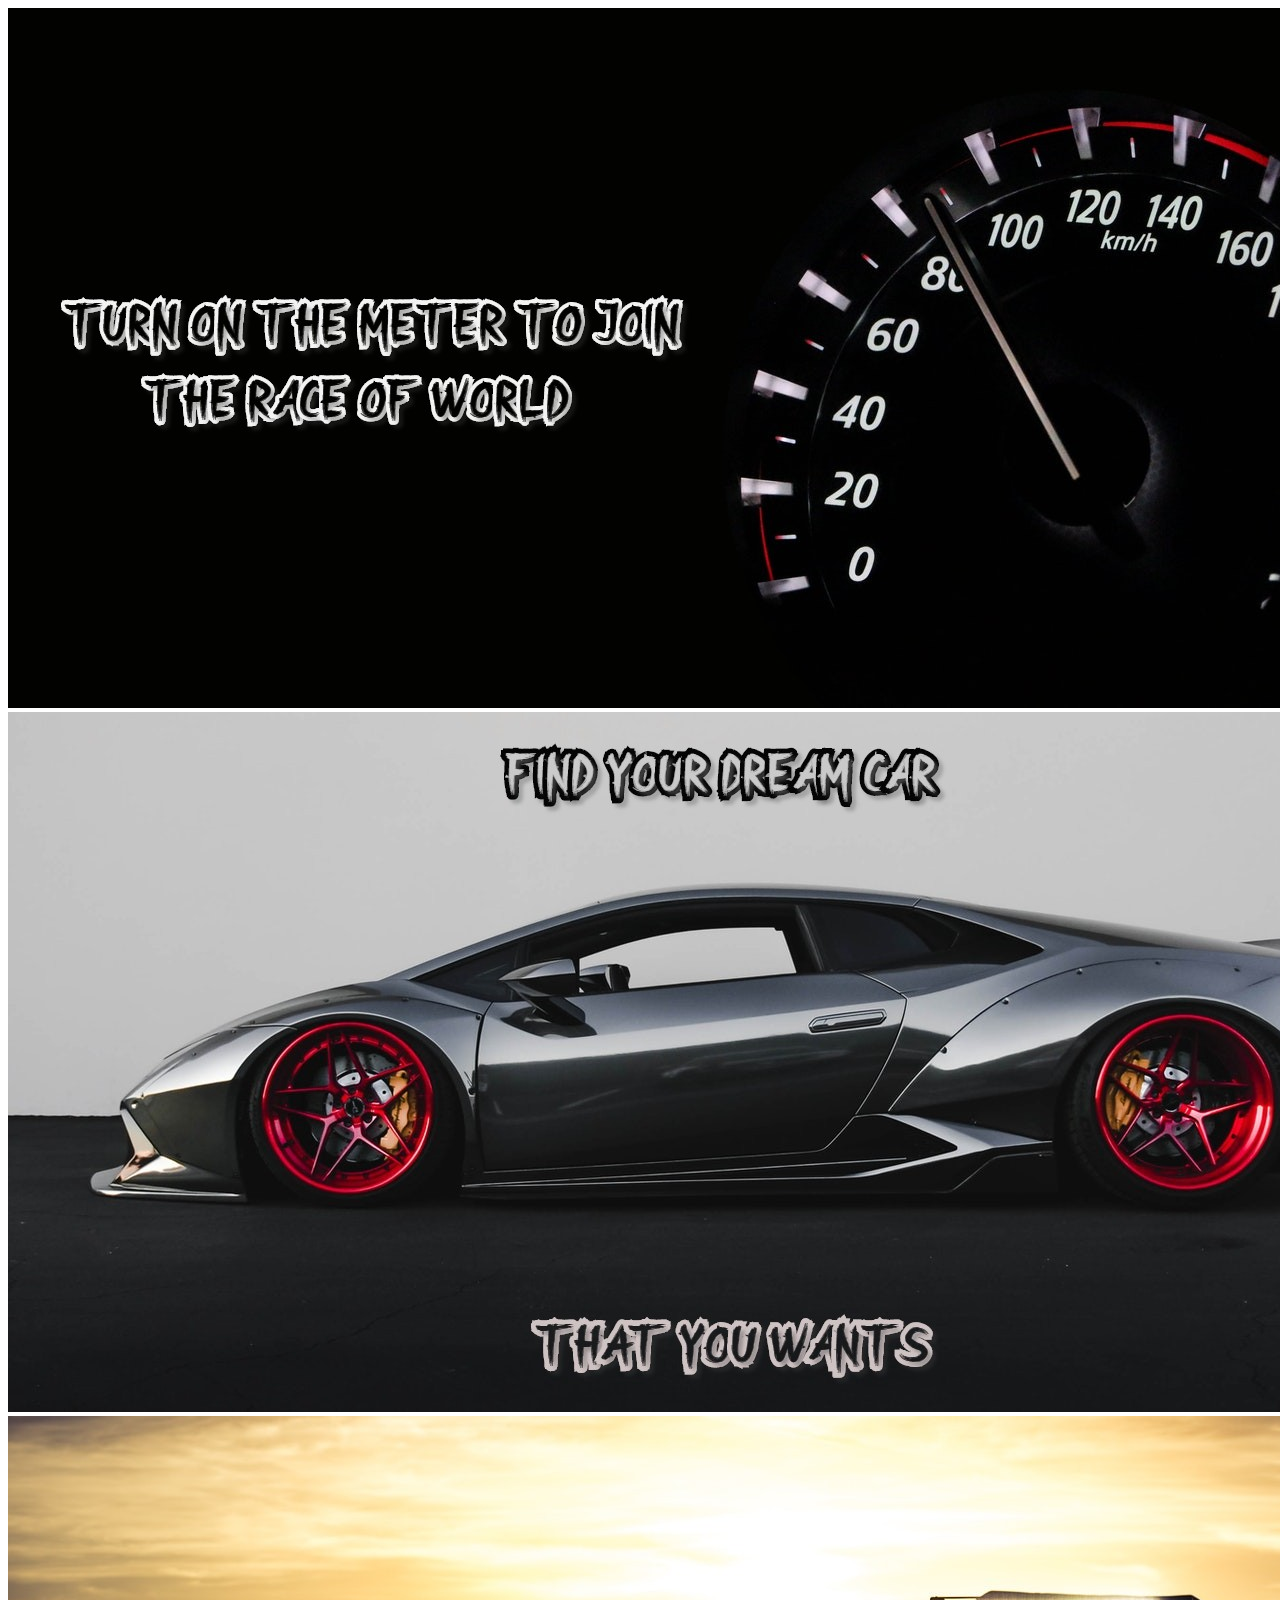
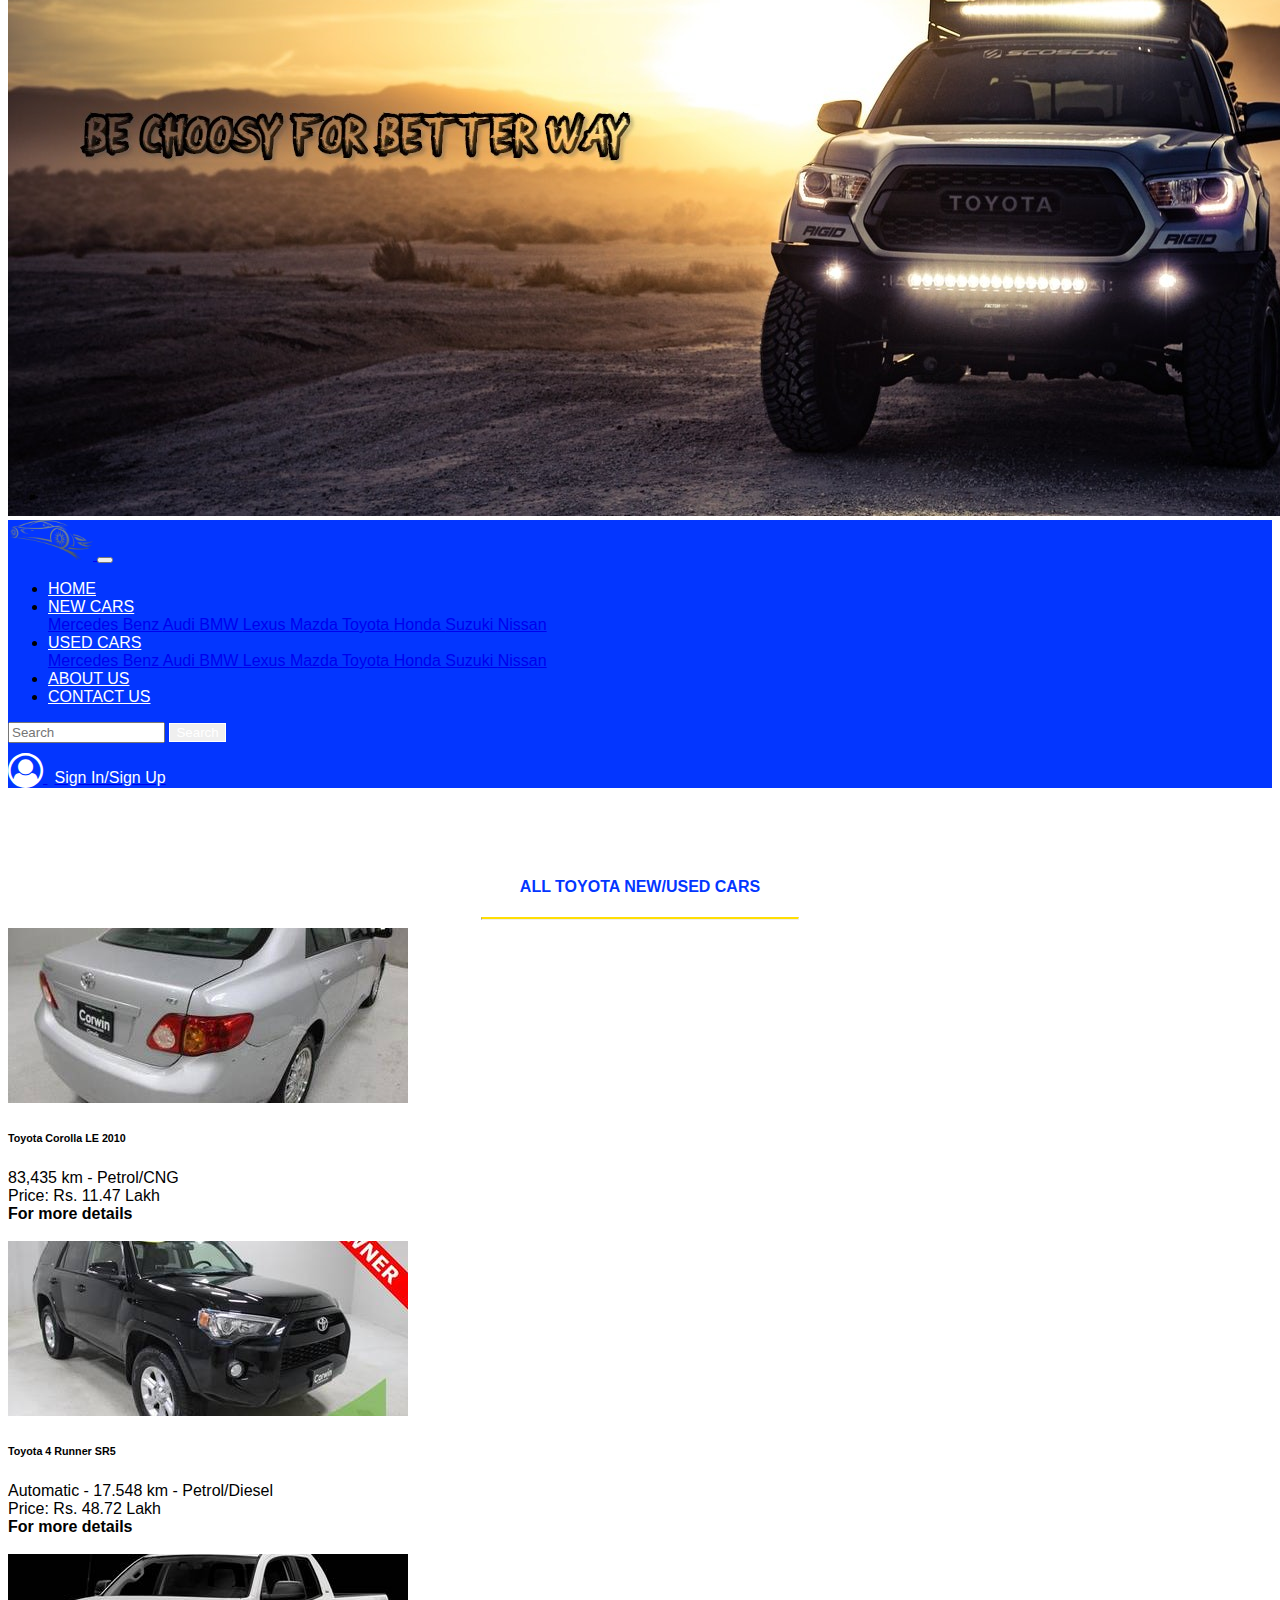
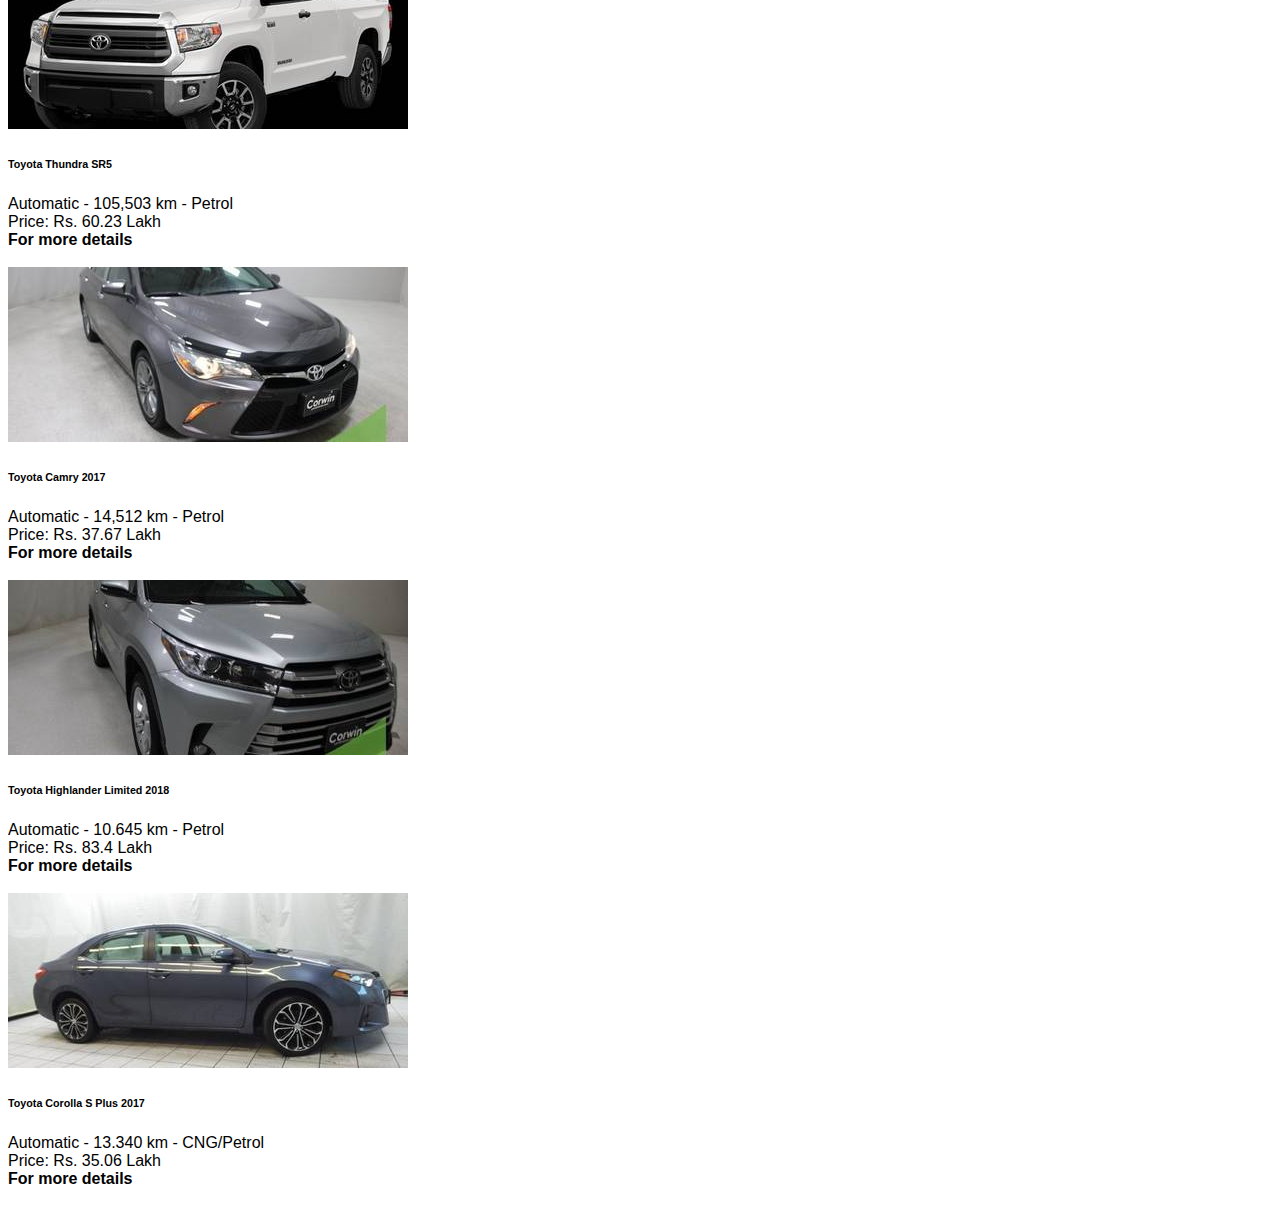
<file: toyota.html>
<!DOCTYPE html>
<html lang="en">
<head>
    <meta charset="UTF-8">
    <meta name="viewport" content="width=device-width, initial-scale=1.0">
    <title>Toyota Models</title>
    <link rel="stylesheet" href="https://stackpath.bootstrapcdn.com/bootstrap/4.5.0/css/bootstrap.min.css" integrity="sha384-9aIt2nRpC12Uk9gS9baDl411NQApFmC26EwAOH8WgZl5MYYxFfc+NcPb1dKGj7Sk" crossorigin="anonymous">
    <link rel="stylesheet" href="style.css">
    <link rel="stylesheet" href="https://cdnjs.cloudflare.com/ajax/libs/font-awesome/4.7.0/css/font-awesome.min.css">
</head>
<body>
    <div id="carouselExampleFade" class="carousel slide carousel-fade" data-ride="carousel">
        <div class="carousel-inner">
          <div class="carousel-item active">
            <img src="images/slide1.jpg" class="d-block w-100" alt="...">
          </div>
          <div class="carousel-item">
            <img src="images/slide2.jpg" class="d-block w-100" alt="...">
          </div>
          <div class="carousel-item">
            <img src="images/slide3.jpg" class="d-block w-100" alt="...">
          </div>
        </div>
        <a class="carousel-control-prev" href="#carouselExampleFade" role="button" data-slide="prev">
          <span class="carousel-control-prev-icon" aria-hidden="true"></span>
          <span class="sr-only">Previous</span>
        </a>
        <a class="carousel-control-next" href="#carouselExampleFade" role="button" data-slide="next">
          <span class="carousel-control-next-icon" aria-hidden="true"></span>
          <span class="sr-only">Next</span>
        </a>
    </div>
    <nav class="navbar navbar-expand-lg navbar-dark bg-dark">
      <a class="navbar-brand" href="index.html">
        <img src="images/logo.png" width="85" height="40" alt="" loading="lazy">
      </a>
      <button class="navbar-toggler" type="button" data-toggle="collapse" data-target="#navbarNavDropdown" aria-controls="navbarNavDropdown" aria-expanded="false" aria-label="Toggle navigation">
        <span class="navbar-toggler-icon"></span>
      </button>
      <div class="collapse navbar-collapse" id="navbarNavDropdown">
        <ul class="navbar-nav ml-auto mr-auto">
          <li class="nav-item active">
            <a class="nav-link" href="index.html">
              HOME <span class="sr-only">(current)</span>
            </a>
          </li>
          <li class="nav-item dropdown">
            <a class="nav-link dropdown-toggle" href="#" id="navbarDropdownMenuLink" role="button" data-toggle="dropdown" aria-haspopup="true" aria-expanded="false">
              NEW CARS
            </a>
            <div class="dropdown-menu" aria-labelledby="navbarDropdownMenuLink">
              <a class="dropdown-item" href="#">
                Mercedes Benz
              </a>
              <a class="dropdown-item" href="#">
                Audi
              </a>
              <a class="dropdown-item" href="bmw.html">
                BMW
              </a>
              <a class="dropdown-item" href="lexus.html">
                Lexus
              </a>
              <a class="dropdown-item" href="#">
                Mazda
              </a>
              <a class="dropdown-item" href="toyota.html">
                Toyota
              </a>
              <a class="dropdown-item" href="#">
                Honda
              </a>
              <a class="dropdown-item" href="#">
                Suzuki
              </a>
              <a class="dropdown-item" href="#">
                Nissan
              </a>
            </div>
          </li>
          <li class="nav-item dropdown">
            <a class="nav-link dropdown-toggle" href="#" id="navbarDropdownMenuLink" role="button" data-toggle="dropdown" aria-haspopup="true" aria-expanded="false">
              USED CARS
            </a>
            <div class="dropdown-menu" aria-labelledby="navbarDropdownMenuLink">
              <a class="dropdown-item" href="#">
                Mercedes Benz
              </a>
              <a class="dropdown-item" href="#">
                Audi
              </a>
              <a class="dropdown-item" href="bmw.html">
                BMW
              </a>
              <a class="dropdown-item" href="lexus.html">
                Lexus
              </a>
              <a class="dropdown-item" href="#">
                Mazda
              </a>
              <a class="dropdown-item" href="toyota.html">
                Toyota
              </a>
              <a class="dropdown-item" href="#">
                Honda
              </a>
              <a class="dropdown-item" href="#">
                Suzuki
              </a>
              <a class="dropdown-item" href="#">
                Nissan
              </a>
            </div>
          </li>
          <li class="nav-item">
            <a class="nav-link" href="about.html">
              ABOUT US
            </a>
          </li>
          <li class="nav-item">
            <a class="nav-link" href="contact.html">
              CONTACT US
            </a>
          </li>
        </ul>
        <form class="form-inline">
          <input class="form-control mr-sm-2" type="search" placeholder="Search" aria-label="Search">
          <button class="btn btn-outline-success my-2 my-sm-0" type="submit">
            Search
          </button>
        </form>
        <a href="#">
          <i class="fa fa-user-circle-o ml-2" aria-hidden="true"></i>
        </a>
        <a href="#">
          <label style="margin: 7px; color: white;">Sign In/Sign Up</label>
        </a>
      </div>
    </nav>
    <div class="container-fluid contain6">
        <h4 style="text-align: center; font-weight: bold; color:#0336FF;">ALL TOYOTA NEW/USED CARS</h4>
        <hr align="center" width="25%" style="border-top: 2px solid #ffde03;">
        <div class="row mt-5">
            <div class="col-lg-4 col-md-4 col-sm-12 col-xs-12 box3">
                <div class="card">
                    <img src="images/toyota/1.jpg" class="card-img-top img-responsive" alt="...">
                    <div class="card-body">
                      <h6 class="card-title" style="font-weight: bold;">Toyota Corolla LE 2010</h6>
                      <span>83,435 km - Petrol/CNG</span><br>
                      <span>Price: Rs. 11.47 Lakh</span><br>
                      <div class="mt-3">
                        <span style="font-weight: bold;">For more details</span><br>
                        <a href="#" class="btn btn-primary">Contact With Dealer</a>
                      </div>  
                    </div>
                  </div>
            </div>
            <div class="col-lg-4 col-md-4 col-sm-12 col-xs-12 box3">
                <div class="card">
                    <img src="images/toyota/2.jpg" class="card-img-top" alt="...">
                    <div class="card-body">
                      <h6 class="card-title" style="font-weight: bold;">Toyota 4 Runner SR5</h6>
                      <span>Automatic - 17.548 km - Petrol/Diesel</span><br>
                      <span>Price: Rs. 48.72 Lakh</span><br>
                      <div class="mt-3">
                        <span style="font-weight: bold;">For more details</span><br>
                        <a href="#" class="btn btn-primary">Contact With Dealer</a>
                      </div>  
                    </div>
                  </div>
            </div>
            <div class="col-lg-4 col-md-4 col-sm-12 col-xs-12 box3">
                <div class="card">
                    <img src="images/toyota/3.jpg" class="card-img-top" alt="...">
                    <div class="card-body">
                      <h6 class="card-title" style="font-weight: bold;">Toyota Thundra SR5</h6>
                      <span>Automatic - 105,503 km - Petrol</span><br>
                      <span>Price: Rs. 60.23 Lakh</span><br>
                      <div class="mt-3">
                        <span style="font-weight: bold;">For more details</span><br>
                        <a href="#" class="btn btn-primary">Contact With Dealer</a>
                      </div>  
                    </div>
                  </div>
            </div>
        </div>
        <div class="row mt-5">
            <div class="col-lg-4 col-md-4 col-sm-12 col-xs-12 box3">
                <div class="card">
                    <img src="images/toyota/4.jpg" class="card-img-top" alt="...">
                    <div class="card-body">
                      <h6 class="card-title" style="font-weight: bold;">Toyota Camry 2017</h6>
                      <span>Automatic - 14,512 km - Petrol</span><br>
                      <span>Price: Rs. 37.67 Lakh</span><br>
                      <div class="mt-3">
                        <span style="font-weight: bold;">For more details</span><br>
                        <a href="#" class="btn btn-primary">Contact With Dealer</a>
                      </div>  
                    </div>
                  </div>
            </div>
            <div class="col-lg-4 col-md-4 col-sm-12 col-xs-12 box3">
                <div class="card">
                    <img src="images/toyota/5.jpg" class="card-img-top" alt="...">
                    <div class="card-body">
                      <h6 class="card-title" style="font-weight: bold;">Toyota Highlander Limited 2018</h6>
                      <span>Automatic - 10.645 km - Petrol</span><br>
                      <span>Price: Rs. 83.4 Lakh</span><br>
                      <div class="mt-3">
                        <span style="font-weight: bold;">For more details</span><br>
                        <a href="#" class="btn btn-primary">Contact With Dealer</a>
                      </div>  
                    </div>
                  </div>
            </div>
            <div class="col-lg-4 col-md-4 col-sm-12 col-xs-12 box3">
                <div class="card">
                    <img src="images/toyota/6.jpg" class="card-img-top" alt="...">
                    <div class="card-body">
                      <h6 class="card-title" style="font-weight: bold;">Toyota Corolla S Plus 2017</h6>
                      <span>Automatic - 13.340 km - CNG/Petrol</span><br>
                      <span>Price: Rs. 35.06 Lakh</span><br>
                      <div class="mt-3">
                        <span style="font-weight: bold;">For more details</span><br>
                        <a href="#" class="btn btn-primary">Contact With Dealer</a>
                      </div>  
                    </div>
                  </div>
            </div>
        </div>
    </div>

<script src="https://code.jquery.com/jquery-3.5.1.slim.min.js" integrity="sha384-DfXdz2htPH0lsSSs5nCTpuj/zy4C+OGpamoFVy38MVBnE+IbbVYUew+OrCXaRkfj" crossorigin="anonymous"></script>
<script src="https://cdn.jsdelivr.net/npm/popper.js@1.16.0/dist/umd/popper.min.js" integrity="sha384-Q6E9RHvbIyZFJoft+2mJbHaEWldlvI9IOYy5n3zV9zzTtmI3UksdQRVvoxMfooAo" crossorigin="anonymous"></script>
<script src="https://stackpath.bootstrapcdn.com/bootstrap/4.5.0/js/bootstrap.min.js" integrity="sha384-OgVRvuATP1z7JjHLkuOU7Xw704+h835Lr+6QL9UvYjZE3Ipu6Tp75j7Bh/kR0JKI" crossorigin="anonymous"></script>    
</body>
</html>
</file>
<file: style.css>
*{
    font-family: 'Gill Sans', 'Gill Sans MT', Calibri, 'Trebuchet MS', sans-serif;
}
.navbar{
    background-color: #0336FF !important;
}
.nav-link{
    color: white !important;
}
.btn{
    color: white;
    border: 1px solid white;
}
.fa-user-circle-o{
    font-size: 35px !important;
    color: white;
    margin-top: 10px;
}
.fa-handshake-o{
    font-size: 42px !important;
    color: #ffde03;
    margin-right: 12px;
}
.fa-truck{
    font-size: 42px !important;
    color: #ffde03;
    margin-right: 12px;
}
.fa-heart{
    font-size: 42px !important;
    color: #ffde03;
    margin-right: 12px;
}
.contain{
    display: flex;
    flex-direction: row;
    justify-content: space-around;
    flex-wrap: wrap;
    margin-top: 80px;
}
.card1, .card2, .card3{
    display: flex;
    justify-content: center;
    color: #0336FF;
    box-shadow: 5px 5px 5px lightgrey;
    width: 320px;
    align-items: center;
    padding: 25px;
    margin-top: 15px;
    border-radius: 5px;
}
.contain1{
    margin-top: 100px;
}
.box1 :hover{
    box-shadow: 3px 3px 3px lightgrey;
}
.contain3{
    background-color: #0336FF;
    color: white;
    margin-top: 100px;
}
.fa-facebook{
    color: darkblue;
    padding: 3px;
}
.fa-twitter{
    color: cornflowerblue;
    padding: 3px;
}
.fa-instagram{
    color: crimson;
    padding: 3px;
}
.fa-youtube-play{
    color: red;
    padding: 3px;
}
.box2{
    margin-top: 65px;
}
.contain4{
    margin-top: 100px;
}
.contain5{
    margin-top: 100px;
}
.contain6{
    margin-top: 90px;
}
.box3 :hover{
    box-shadow: 4px 4px 4px lightgray;
}
.mainbox{
    box-shadow: 3px 3px 3px lightgrey;
    width: 50%;
    margin-top: 50px;
}
.mainbox1{
    display: flex;
    flex-direction: row;
    flex-wrap: wrap;
    justify-content: space-around;
    margin-top: 30px;   
}
.sign1{
    box-shadow: 2px 2px 2px gray;
    width: 150px;
    display: flex;
    justify-content: space-around;
    flex-wrap: wrap;
    padding: 8px;
}
.fa-google-plus{
    margin-left: 18px;
    margin-top: 4px;
    color: red;
}
.fa-facebook-official{
    margin-left:17px;
    margin-top: 4px;
}
.fa-linkedin-square{
    margin-left: 20px;
    margin-top: 3px;
}
</file>
